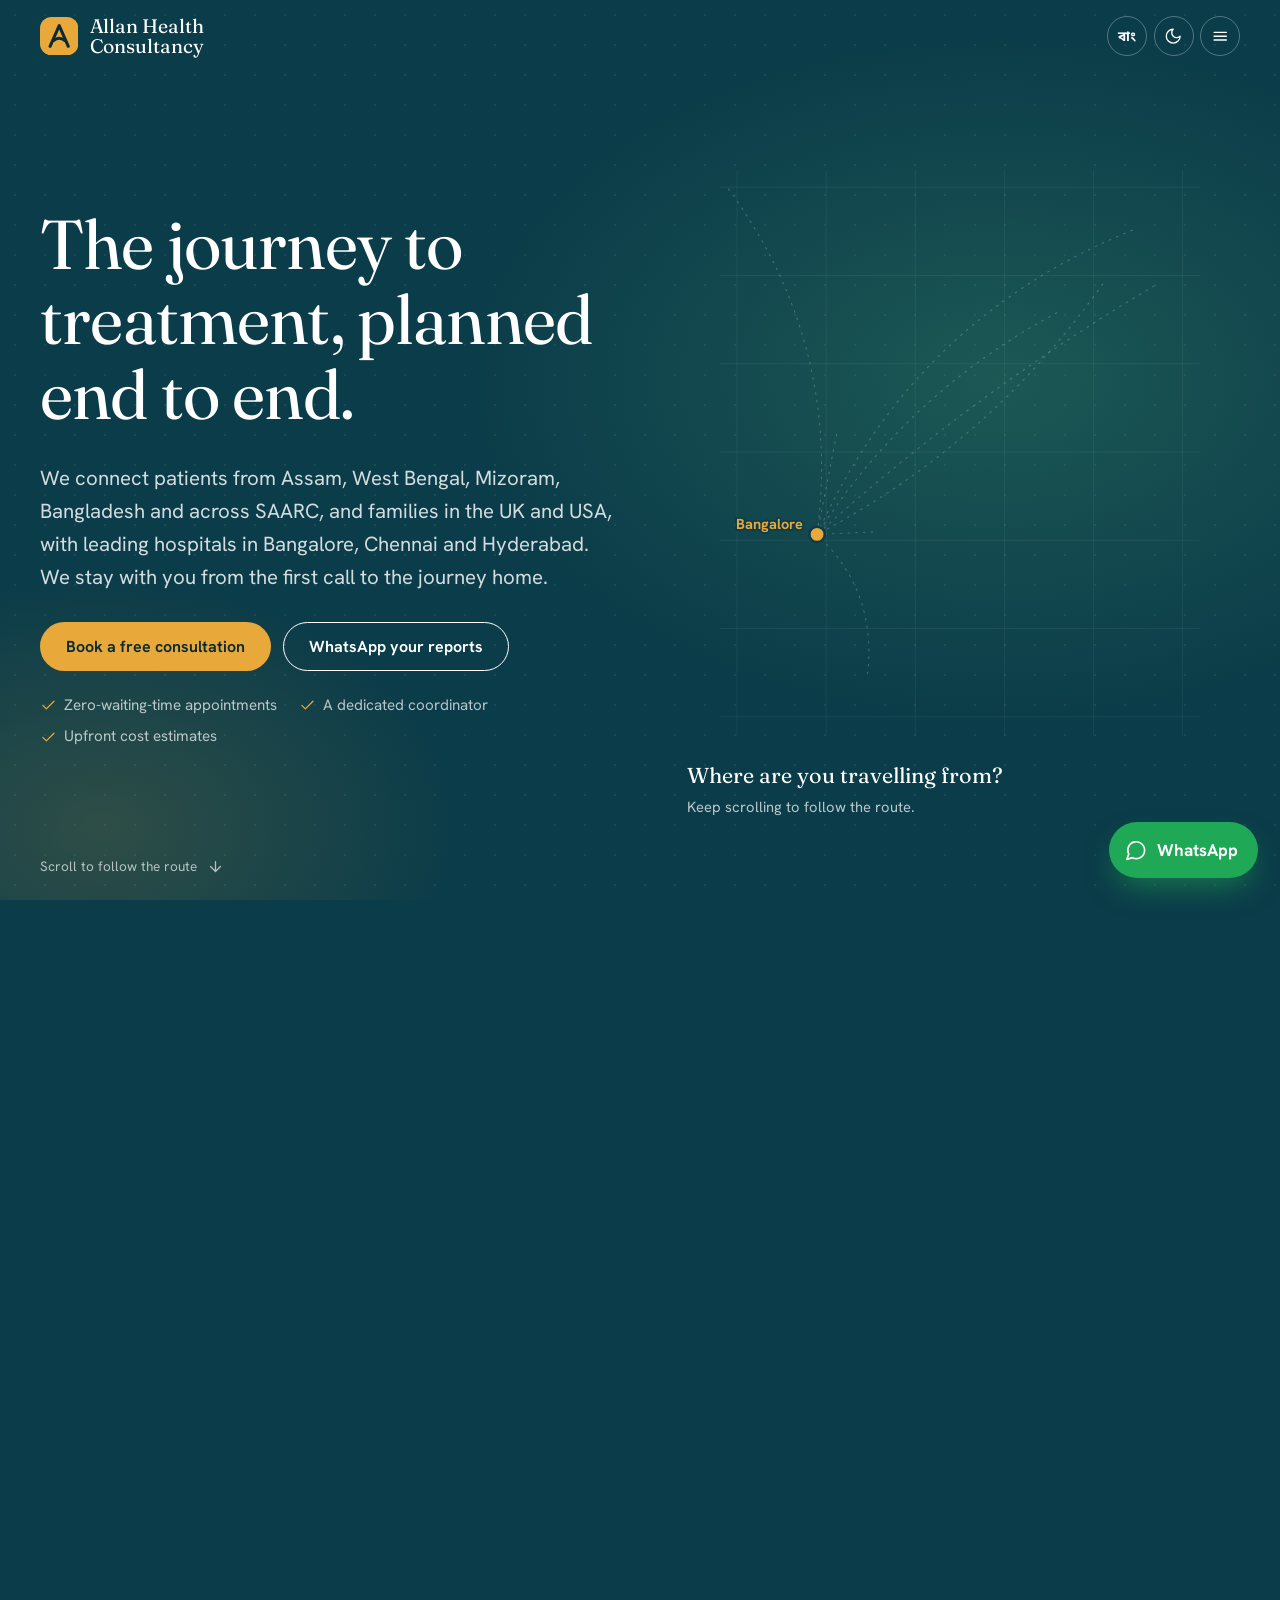
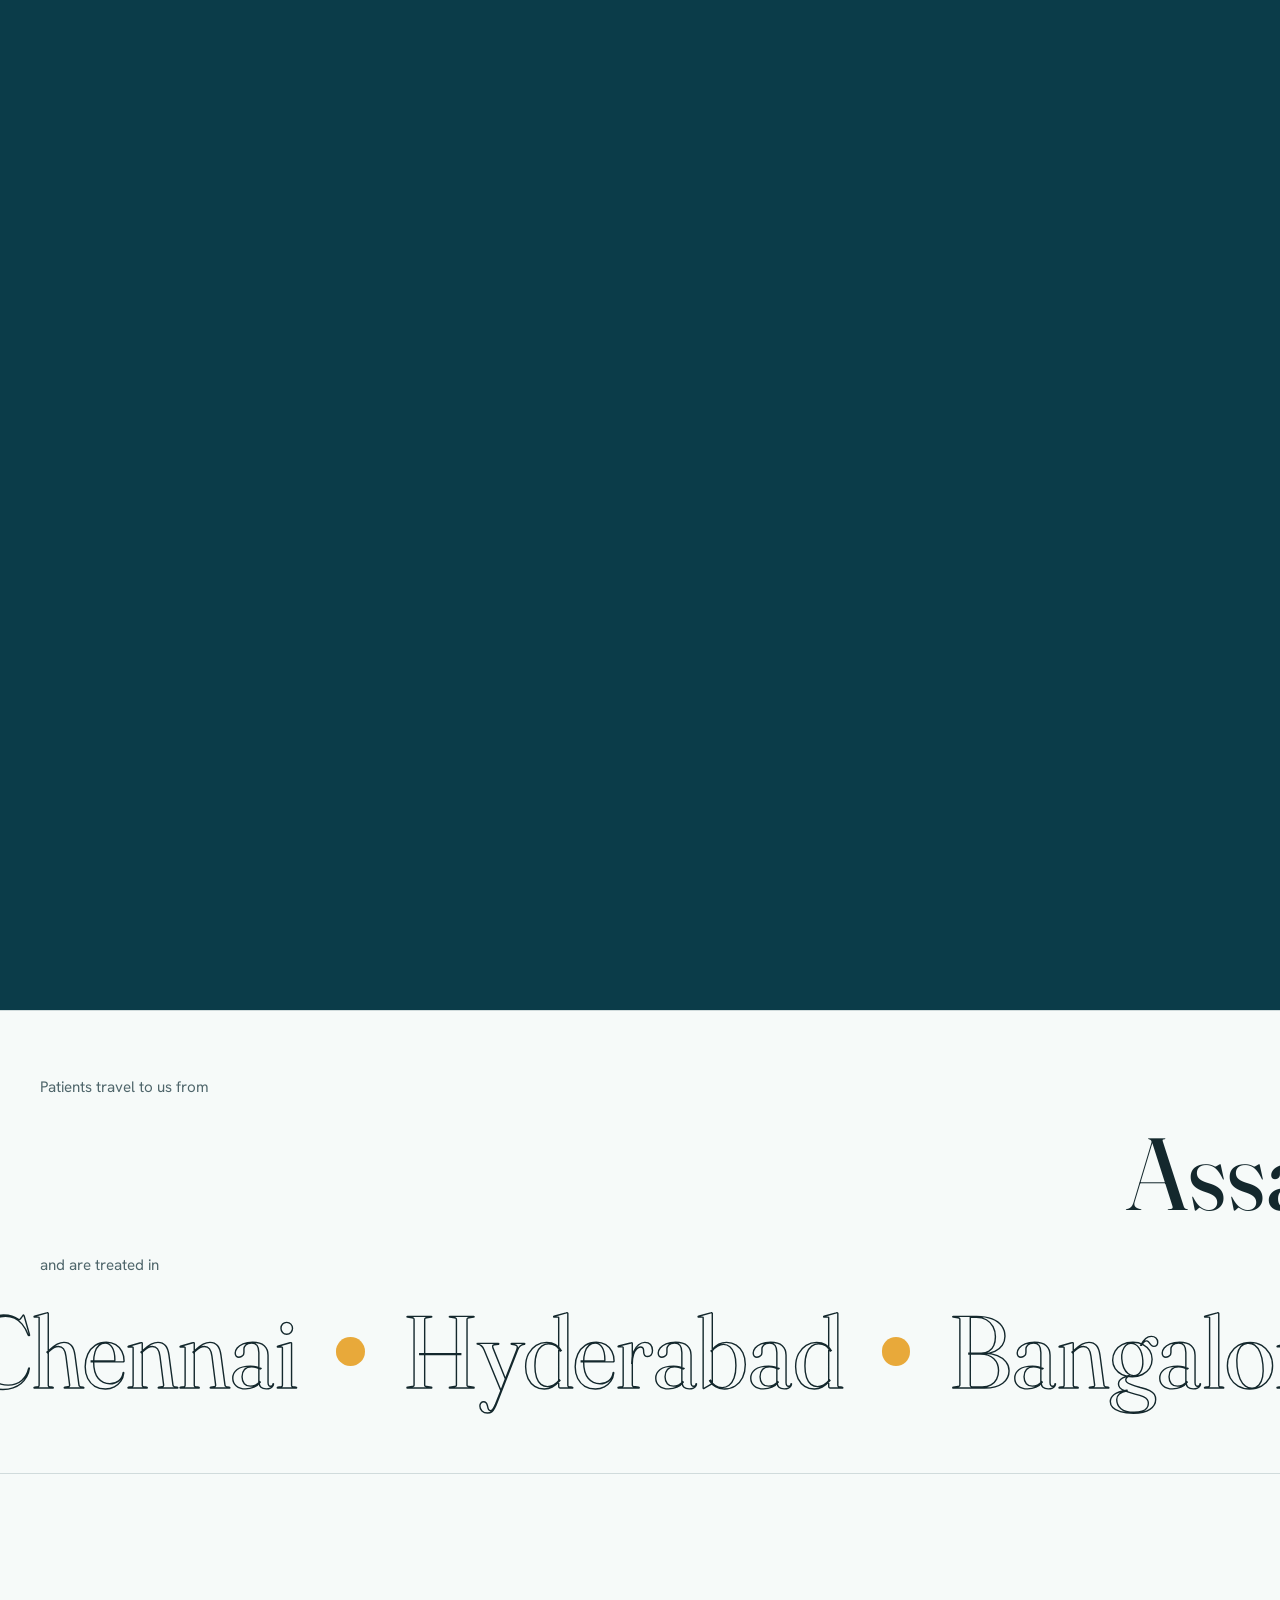
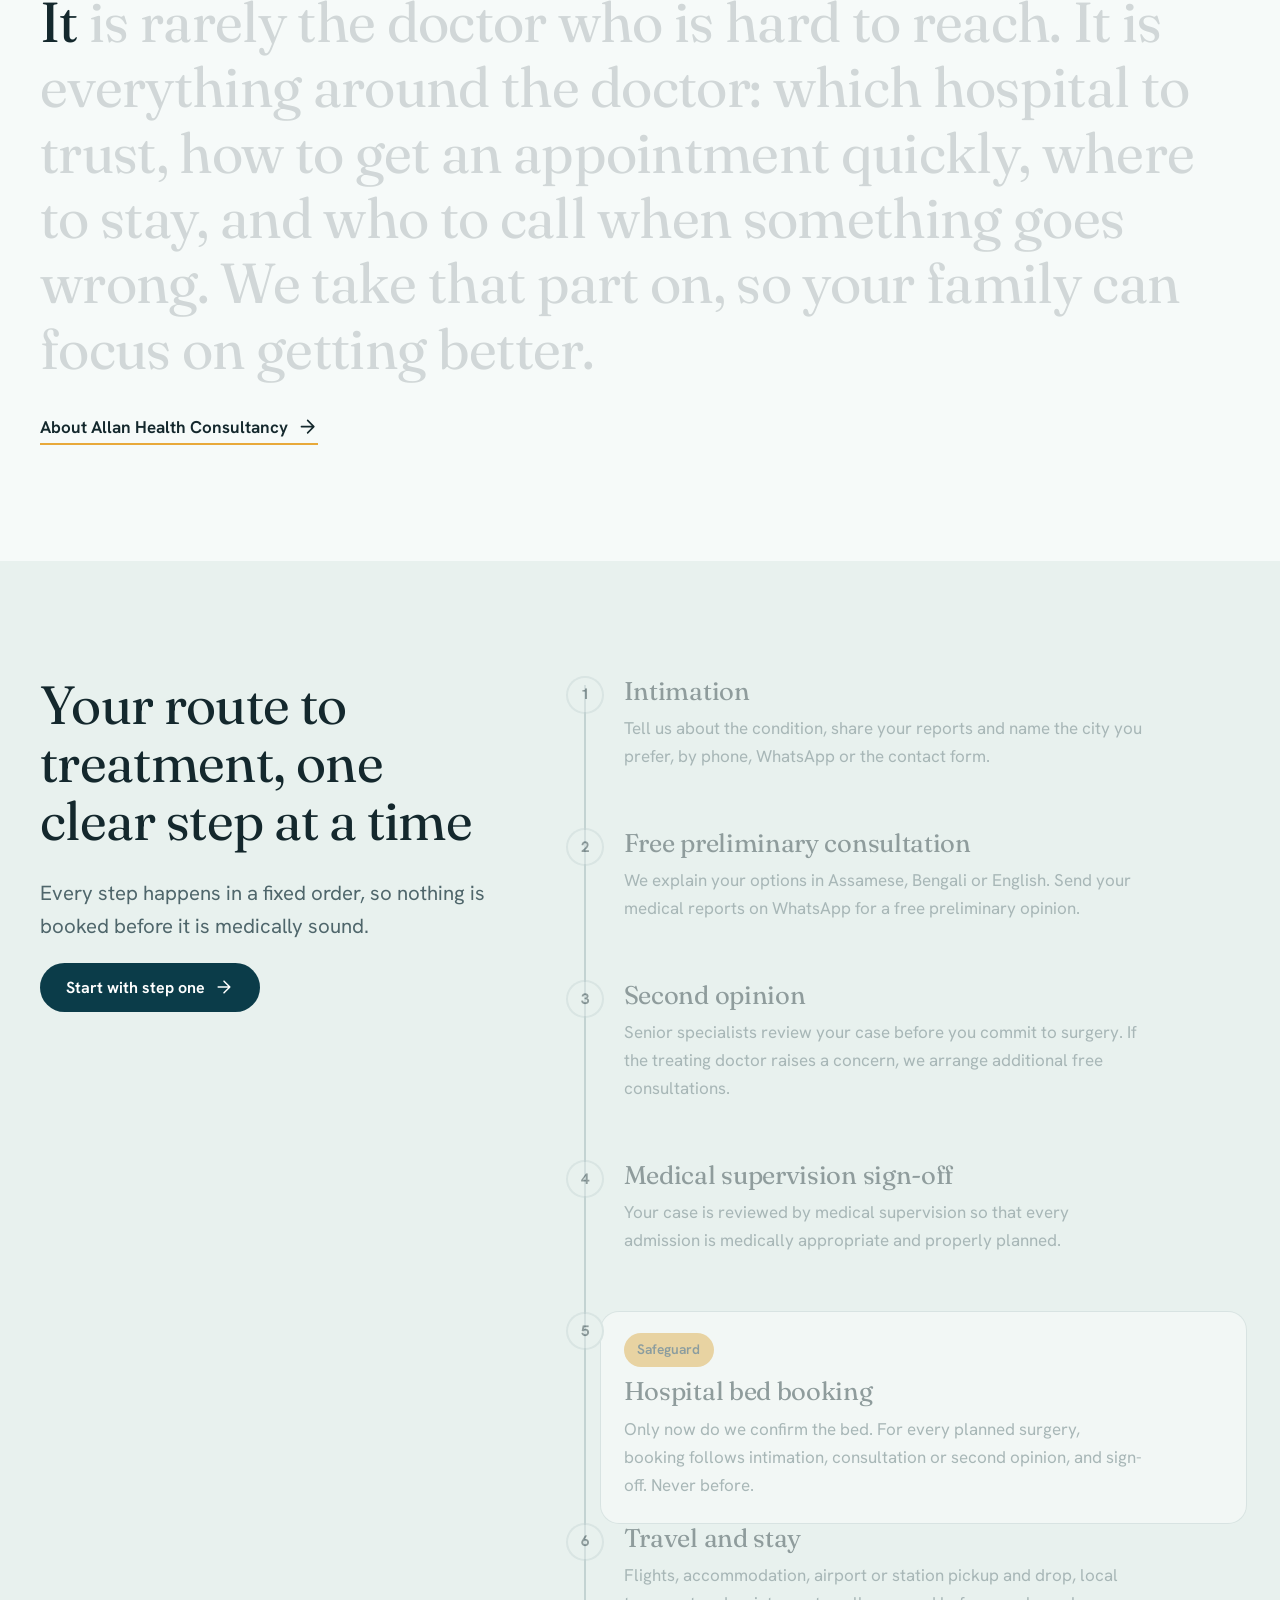
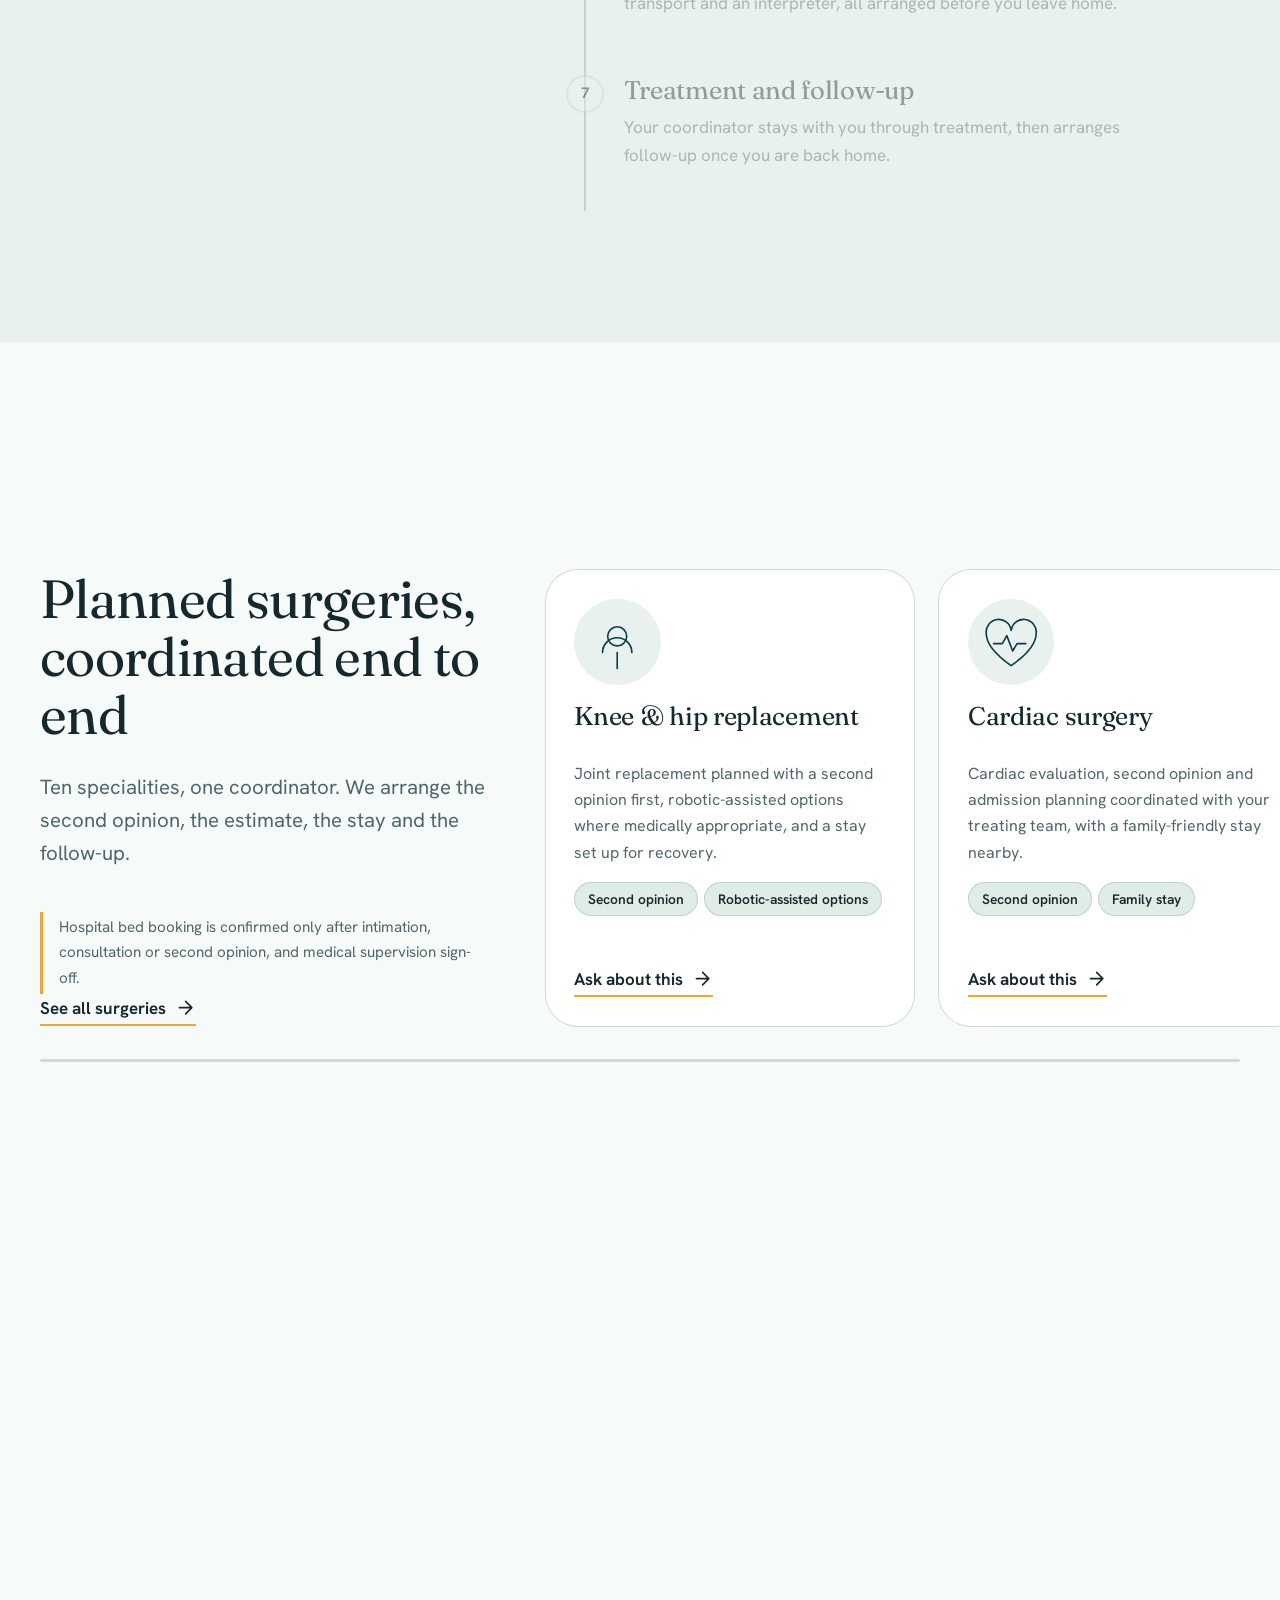
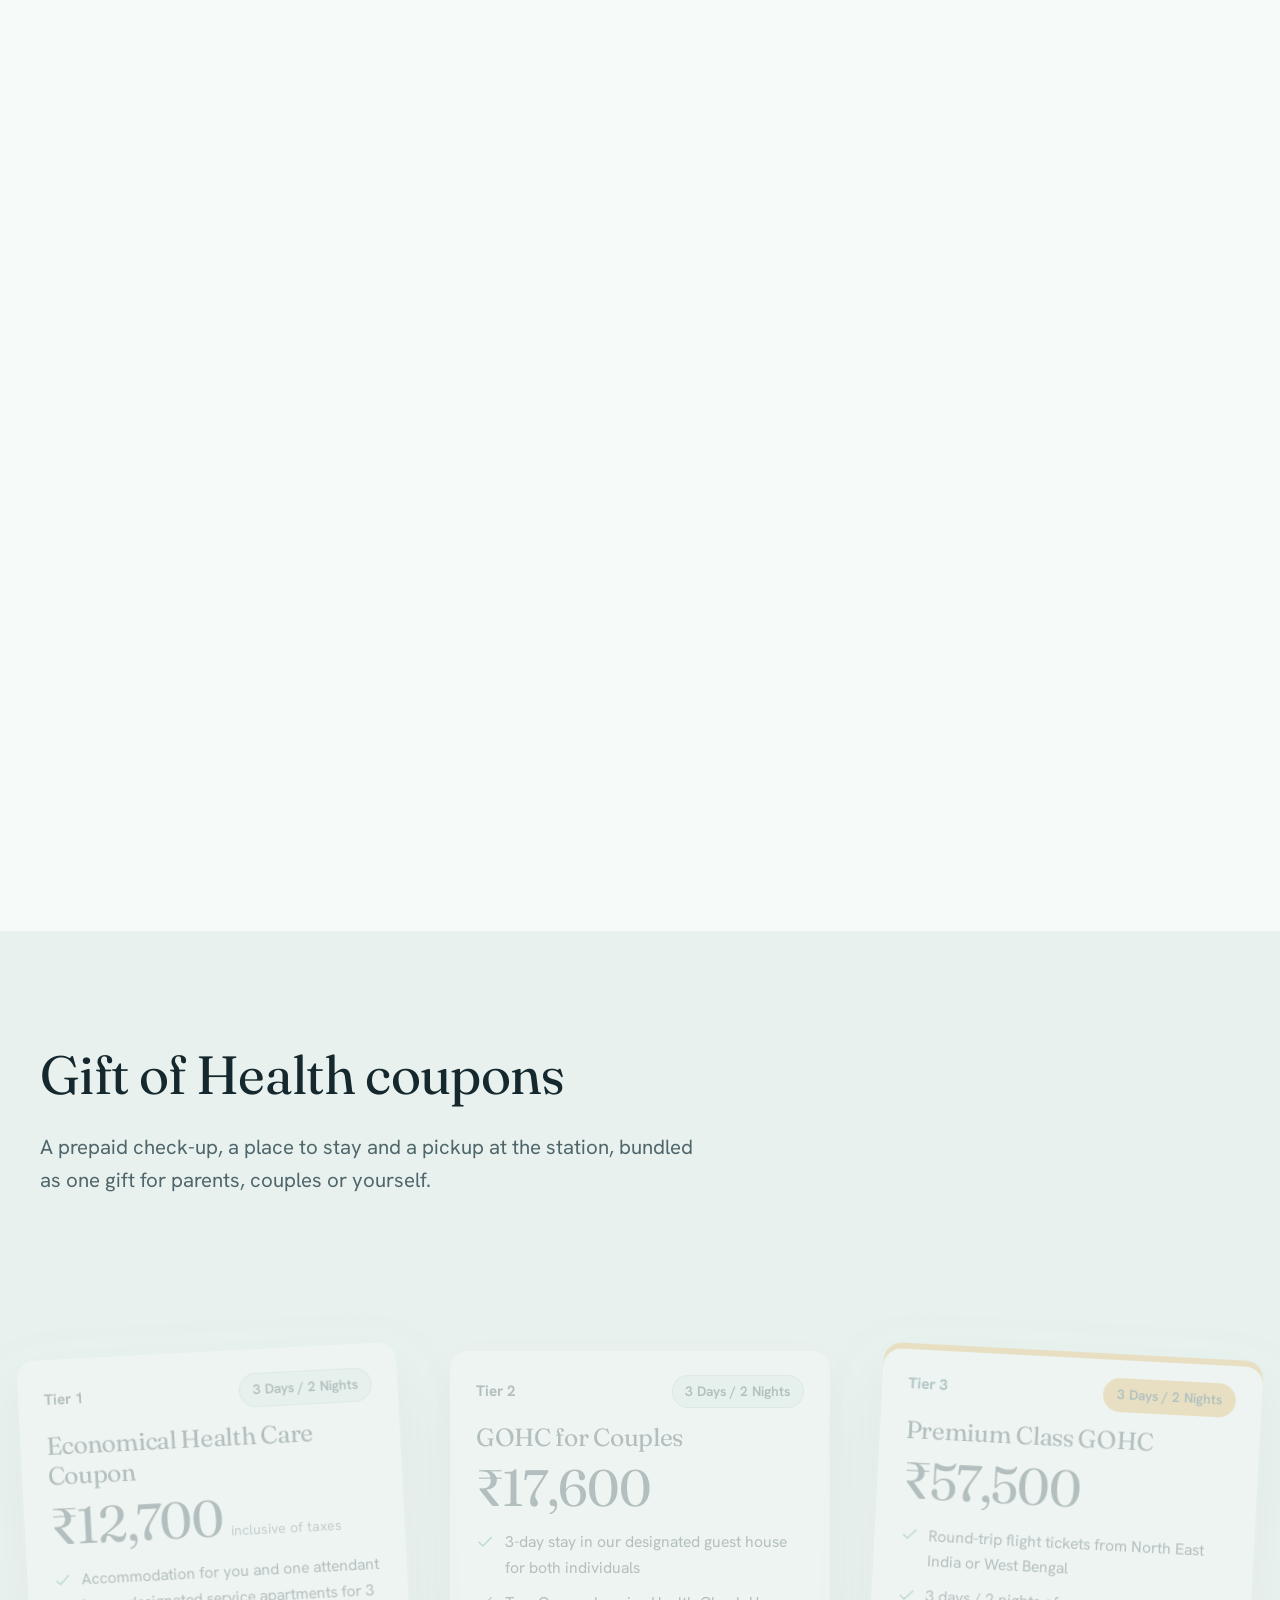
<file: index.html>
<!doctype html><html lang="en"><head><meta charset="utf-8">
<meta name="viewport" content="width=device-width, initial-scale=1, viewport-fit=cover">
<title>Allan Health Consultancy │ Medical Travel Support in Bangalore for Patients from Assam, Bengal, Mizoram &amp; Bangladesh</title>
<meta name="description" content="Allan Health Consultancy plans your treatment journey end to end: free consultation, second opinion, hospital coordination, stay, pickup and language support in Bangalore, Chennai and Hyderabad.">
<meta name="keywords" content="medical tourism facilitator Bangalore, patient assistance from Assam, medical travel Bangladesh to India, second opinion Bangalore, health checkup package Bangalore">
<link rel="canonical" href="https://allanhealthconsultancy.com/">
<meta property="og:type" content="website"><meta property="og:site_name" content="Allan Health Consultancy">
<meta property="og:title" content="Allan Health Consultancy │ Medical Travel Support in Bangalore for Patients from Assam, Bengal, Mizoram &amp; Bangladesh"><meta property="og:description" content="Allan Health Consultancy plans your treatment journey end to end: free consultation, second opinion, hospital coordination, stay, pickup and language support in Bangalore, Chennai and Hyderabad."><meta property="og:url" content="https://allanhealthconsultancy.com/">
<meta name="twitter:card" content="summary">
<meta name="theme-color" content="#0B3C49"><meta name="color-scheme" content="light dark">
<meta name="apple-mobile-web-app-capable" content="yes"><meta name="mobile-web-app-capable" content="yes">
<meta name="apple-mobile-web-app-title" content="Allan Health">
<link rel="icon" href="assets/img/favicon.svg" type="image/svg+xml">
<link rel="apple-touch-icon" href="assets/img/icon-192.png">
<link rel="manifest" href="manifest.webmanifest">
<link rel="preconnect" href="https://fonts.googleapis.com"><link rel="preconnect" href="https://fonts.gstatic.com" crossorigin>
<link rel="stylesheet" href="https://fonts.googleapis.com/css2?family=Fraunces:opsz,wght@9..144,300..700&family=Hanken+Grotesk:wght@400;500;600;700&family=Noto+Sans+Bengali:wght@400;600&family=Noto+Serif+Bengali:wght@400;600&display=swap">
<link rel="stylesheet" href="assets/css/styles.css">
<script type="application/ld+json">{"@context": "https://schema.org", "@type": "MedicalBusiness", "name": "Allan Health Consultancy", "alternateName": "Allan Hospitality & Health Care Service", "url": "https://allanhealthconsultancy.com", "telephone": "+91 88676 07294", "email": "support@allanhealthconsultancy.com", "address": {"@type": "PostalAddress", "streetAddress": "#2124/A, 15th Main, 6th Cross, Kodihalli, Leela Palace Road", "addressLocality": "Bengaluru", "addressRegion": "Karnataka", "postalCode": "560008", "addressCountry": "IN"}, "openingHours": "Mo-Sa 09:00-19:00", "areaServed": ["Assam", "West Bengal", "Mizoram", "Bangladesh", "Sri Lanka", "SAARC countries", "United Kingdom", "United States"], "description": "Medical facilitation and patient-support company connecting patients with hospitals in Bangalore, Chennai and Hyderabad."}</script></head><body data-pwa="on"><a class="skip" href="#main">Skip to content</a><div class="progress" aria-hidden="true"></div><header class="hdr" id="top"><div class="wrap hdr-in">
<a class="brand" href="index.html" aria-label="Allan Health Consultancy, home"><svg class="brand-mark" viewBox="0 0 40 40" aria-hidden="true"><rect width="40" height="40" rx="12" fill="#E8A93A"/><path d="M10.5 30.5 20 9l9.5 21.5" fill="none" stroke="#0B2A33" stroke-width="3.2" stroke-linecap="round" stroke-linejoin="round"/><path d="M14.2 24.5q5.8-4.6 11.6 0" fill="none" stroke="#0B2A33" stroke-width="3" stroke-linecap="round"/></svg><span class="brand-name">Allan Health<br>Consultancy<small>Allan Hospitality &amp; Health Care Service</small></span></a>
<nav class="nav" aria-label="Primary">
<a href="about-us.html" data-nav="about-us" data-i18n="nav.about">About Us</a>
<div class="nav-item"><a href="services.html" data-nav="services" data-i18n="nav.services">Services</a><button type="button" aria-label="Show services menu" aria-haspopup="true"><svg class="i" aria-hidden="true"><use href="#i-chevron"/></svg></button>
<div class="dd"><div><h4>Core services</h4>
<a href="services.html#free-consultation">Free Consultation</a><a href="services.html#second-opinion">Second Opinion Consultation</a><a href="health-packages.html">Health Check-Up Packages</a><a href="services.html#travel-stay">Travel, Visa &amp; Accommodation Assistance</a></div>
<div><h4>Planned surgeries</h4><div class="dd-sub"><a href="services.html#surg-knee-hip">Knee & hip replacement</a><a href="services.html#surg-cardiac">Cardiac surgery</a><a href="services.html#surg-ivf">IVF & infertility treatment</a><a href="services.html#surg-gynecology">Gynecology & women's health</a><a href="services.html#surg-oncology">Cancer treatment (oncology)</a><a href="services.html#surg-neuro-spine">Neuro & spine surgery</a><a href="services.html#surg-urology">Urology</a><a href="services.html#surg-laparoscopic">Laparoscopic & general surgery</a><a href="services.html#surg-bariatric">Bariatric surgery</a><a href="services.html#surg-transplant">Organ transplant</a></div></div></div></div>
<a href="health-packages.html" data-nav="health-packages" data-i18n="nav.packages">Health Packages</a><a href="gift-of-health-coupons.html" data-nav="gift-of-health-coupons" data-i18n="nav.gift">Gift Coupons</a><a href="hospitals.html" data-nav="hospitals" data-i18n="nav.hospitals">Hospitals</a><a href="blog.html" data-nav="blog" data-i18n="nav.blog">Blog</a><a href="faqs.html" data-nav="faqs" data-i18n="nav.faqs">FAQs</a>
</nav>
<div class="hdr-tools">
<button type="button" class="tool" data-lang-btn aria-label="বাংলায় দেখুন">বাং</button>
<button type="button" class="tool theme" data-theme-btn aria-label="Switch light or dark theme"><svg class="i" aria-hidden="true"><use href="#i-moon"/></svg></button>
<a class="btn btn-primary btn-cta" href="contact-us.html" data-i18n="cta.book">Book a free consultation</a>
<button type="button" class="tool burger" aria-label="Menu" aria-expanded="false" aria-controls="menu"><svg class="i" aria-hidden="true"><use href="#i-menu"/></svg></button>
</div></div></header><div class="menu" id="menu"><nav aria-label="Mobile"><a style="--i:0" href="index.html" data-nav="index" data-i18n="nav.home">Home</a><a style="--i:1" href="about-us.html" data-nav="about-us" data-i18n="nav.about">About Us</a><a style="--i:2" href="services.html" data-nav="services" data-i18n="nav.services">Services</a><a class="sub" style="--i:3" href="services.html#free-consultation">Free Consultation</a><a class="sub" style="--i:4" href="services.html#second-opinion">Second Opinion Consultation</a><a class="sub" style="--i:5" href="health-packages.html">Health Check-Up Packages</a><a class="sub" style="--i:6" href="services.html#travel-stay">Travel, Visa &amp; Accommodation Assistance</a><a class="sub" style="--i:7" href="services.html#surgeries">Planned Surgeries</a><a style="--i:8" href="health-packages.html" data-nav="health-packages" data-i18n="nav.packages">Health Packages</a><a style="--i:9" href="gift-of-health-coupons.html" data-nav="gift-of-health-coupons" data-i18n="nav.gift">Gift of Health Coupons</a><a style="--i:10" href="hospitals.html" data-nav="hospitals" data-i18n="nav.hospitals">Hospitals We Work With</a><a style="--i:11" href="blog.html" data-nav="blog" data-i18n="nav.blog">Blog</a><a style="--i:12" href="faqs.html" data-nav="faqs" data-i18n="nav.faqs">FAQs</a><a style="--i:13" href="contact-us.html" data-nav="contact-us" data-i18n="nav.contact">Contact Us</a></nav><div class="btn-row"><a class="btn btn-primary" href="contact-us.html" data-i18n="cta.book">Book a free consultation</a><a class="btn btn-line" href="https://wa.me/918867607294?text=Hello%20Allan%20Health%20Consultancy%2C%20I%20would%20like%20to%20know%20more." target="_blank" rel="noopener"><svg class="i" aria-hidden="true"><use href="#i-chat"/></svg> WhatsApp</a></div></div><main id="main">
<section class="hero-track" data-hero aria-label="Introduction">
 <div class="hero-stage on-deep">
  <div class="hero-bg" aria-hidden="true"></div>
  <div class="wrap hero-grid">
   <div class="hero-copy">
    <h1 data-i18n="hero.h1">The journey to treatment, planned end to end.</h1>
    <p class="lead" data-i18n="hero.sub">We connect patients from Assam, West Bengal, Mizoram, Bangladesh and across SAARC, and families in the UK and USA, with leading hospitals in Bangalore, Chennai and Hyderabad. We stay with you from the first call to the journey home.</p>
    <div class="btn-row"><a class="btn btn-primary" href="contact-us.html" data-i18n="cta.book">Book a free consultation</a><a class="btn btn-line" href="https://wa.me/918867607294?text=Hello%20Allan%20Health%20Consultancy%2C%20I%20would%20like%20to%20know%20more." target="_blank" rel="noopener" data-i18n="cta.wa">WhatsApp your reports</a></div>
    <p class="hero-note"><span><svg class="i" aria-hidden="true"><use href="#i-check"/></svg>Zero-waiting-time appointments</span><span><svg class="i" aria-hidden="true"><use href="#i-check"/></svg>A dedicated coordinator</span><span><svg class="i" aria-hidden="true"><use href="#i-check"/></svg>Upfront cost estimates</span></p>
   </div>
   <figure class="hero-map"><svg id="routeMap" viewBox="0 0 600 700" role="img" aria-label="Illustrative route map showing patients travelling from Assam, Mizoram, Bangladesh, West Bengal, Sri Lanka, the UK and USA to Bangalore"></svg>
    <figcaption class="hero-cap" aria-live="off"><b data-cap>Where are you travelling from?</b><span data-cap2>Keep scrolling to follow the route.</span></figcaption></figure>
  </div>
  <div class="scroll-cue" aria-hidden="true"><span>Scroll to follow the route</span><svg class="i" aria-hidden="true"><use href="#i-down"/></svg></div>
 </div>
</section>

<section class="mq" aria-label="Where our patients travel from and to">
 <div class="wrap"><span class="mq-label">Patients travel to us from</span></div>
 <div class="mq-row" data-mq="l" aria-hidden="true"><span>Assam</span><span>West Bengal</span><span>Mizoram</span><span>Bangladesh</span><span>Sri Lanka</span><span>SAARC</span><span>UK &amp; USA</span><span>Assam</span><span>West Bengal</span><span>Mizoram</span></div>
 <div class="wrap" style="margin-top:1.4rem"><span class="mq-label">and are treated in</span></div>
 <div class="mq-row out" data-mq="r" aria-hidden="true"><span>Bangalore</span><span>Chennai</span><span>Hyderabad</span><span>Bangalore</span><span>Chennai</span><span>Hyderabad</span><span>Bangalore</span><span>Chennai</span><span>Hyderabad</span></div>
</section>

<section class="sec"><div class="wrap">
 <p class="statement" data-fill>It is rarely the doctor who is hard to reach. It is everything around the doctor: which hospital to trust, how to get an appointment quickly, where to stay, and who to call when something goes wrong. We take that part on, so your family can focus on getting better.</p>
 <a class="link-arrow" href="about-us.html">About Allan Health Consultancy <svg class="i" aria-hidden="true"><use href="#i-arrow"/></svg></a>
</div></section>

<section class="sec sec-alt"><div class="wrap split">
 <div class="sticky-side"><h2 data-split>Your route to treatment, one clear step at a time</h2>
  <p class="lead">Every step happens in a fixed order, so nothing is booked before it is medically sound.</p>
  <a class="btn btn-dark" href="contact-us.html">Start with step one <svg class="i" aria-hidden="true"><use href="#i-arrow"/></svg></a></div>
 <div class="tl"><div class="tl-list"><span class="tl-line" aria-hidden="true"><i></i></span><ol style="list-style:none;margin:0;padding:0"><li class="tl-step"><span class="n">1</span><h3>Intimation</h3><p>Tell us about the condition, share your reports and name the city you prefer, by phone, WhatsApp or the contact form.</p></li><li class="tl-step"><span class="n">2</span><h3>Free preliminary consultation</h3><p>We explain your options in Assamese, Bengali or English. Send your medical reports on WhatsApp for a free preliminary opinion.</p></li><li class="tl-step"><span class="n">3</span><h3>Second opinion</h3><p>Senior specialists review your case before you commit to surgery. If the treating doctor raises a concern, we arrange additional free consultations.</p></li><li class="tl-step"><span class="n">4</span><h3>Medical supervision sign-off</h3><p>Your case is reviewed by medical supervision so that every admission is medically appropriate and properly planned.</p></li><li class="tl-step key"><span class="n">5</span><span class="chip chip-gold">Safeguard</span><h3>Hospital bed booking</h3><p>Only now do we confirm the bed. For every planned surgery, booking follows intimation, consultation or second opinion, and sign-off. Never before.</p></li><li class="tl-step"><span class="n">6</span><h3>Travel and stay</h3><p>Flights, accommodation, airport or station pickup and drop, local transport and an interpreter, all arranged before you leave home.</p></li><li class="tl-step"><span class="n">7</span><h3>Treatment and follow-up</h3><p>Your coordinator stays with you through treatment, then arranges follow-up once you are back home.</p></li></ol></div></div>
</div></section>

<section class="hs" aria-label="Planned surgeries" id="surgeries-rail">
 <div class="hs-stage"><div class="hs-rail">
  <div class="hs-intro"><h2 data-split>Planned surgeries, coordinated end to end</h2>
   <p class="lead">Ten specialities, one coordinator. We arrange the second opinion, the estimate, the stay and the follow-up.</p>
   <p class="note">Hospital bed booking is confirmed only after intimation, consultation or second opinion, and medical supervision sign-off.</p>
   <a class="link-arrow" href="services.html#surgeries" style="align-self:flex-start">See all surgeries <svg class="i" aria-hidden="true"><use href="#i-arrow"/></svg></a></div>
  <article class="hs-card"><span class="emb"><svg viewBox="0 0 96 96" aria-hidden="true"><circle cx="48" cy="40" r="13"/><path d="M28 62a20 20 0 0 1 40 0"/><path d="M48 62v22"/></svg></span><h3>Knee &amp; hip replacement</h3><p>Joint replacement planned with a second opinion first, robotic-assisted options where medically appropriate, and a stay set up for recovery.</p><div class="tags"><span class="chip">Second opinion</span><span class="chip">Robotic-assisted options</span></div><a class="link-arrow" href="services.html#surg-knee-hip">Ask about this <svg class="i" aria-hidden="true"><use href="#i-arrow"/></svg></a></article><article class="hs-card"><span class="emb"><svg viewBox="0 0 96 96" aria-hidden="true"><path d="M48 80C24 63 14 49 14 36a17 17 0 0 1 34-4 17 17 0 0 1 34 4c0 13-10 27-34 44z"/><path d="M24 50h12l6-11 8 21 6-10h12"/></svg></span><h3>Cardiac surgery</h3><p>Cardiac evaluation, second opinion and admission planning coordinated with your treating team, with a family-friendly stay nearby.</p><div class="tags"><span class="chip">Second opinion</span><span class="chip">Family stay</span></div><a class="link-arrow" href="services.html#surg-cardiac">Ask about this <svg class="i" aria-hidden="true"><use href="#i-arrow"/></svg></a></article><article class="hs-card"><span class="emb"><svg viewBox="0 0 96 96" aria-hidden="true"><circle cx="48" cy="48" r="8"/><ellipse cx="48" cy="48" rx="31" ry="14" transform="rotate(-30 48 48)"/><circle cx="73" cy="29" r="3.5"/></svg></span><h3>IVF &amp; infertility treatment</h3><p>Consultations and treatment cycles scheduled around your travel, with a coordinator who helps you plan calm, unhurried visits.</p><div class="tags"><span class="chip">Consultation</span><span class="chip">Stay planning</span></div><a class="link-arrow" href="services.html#surg-ivf">Ask about this <svg class="i" aria-hidden="true"><use href="#i-arrow"/></svg></a></article><article class="hs-card"><span class="emb"><svg viewBox="0 0 96 96" aria-hidden="true"><path d="M48 20c10 12 10 34 0 48-10-14-10-36 0-48z"/><path d="M48 68C31 66 19 54 17 40c14 0 25 9 31 28z"/><path d="M48 68c17-2 29-14 31-28-14 0-25 9-31 28z"/></svg></span><h3>Gynecology &amp; women's health</h3><p>Consultations and planned procedures with women's health specialists, arranged with privacy and language support.</p><div class="tags"><span class="chip">Consultation</span><span class="chip">Language support</span></div><a class="link-arrow" href="services.html#surg-gynecology">Ask about this <svg class="i" aria-hidden="true"><use href="#i-arrow"/></svg></a></article><article class="hs-card"><span class="emb"><svg viewBox="0 0 96 96" aria-hidden="true"><circle cx="48" cy="48" r="30"/><circle cx="48" cy="48" r="17"/><circle cx="48" cy="48" r="4"/><path d="M48 10v13M48 73v13M10 48h13M73 48h13"/></svg></span><h3>Cancer treatment (oncology)</h3><p>Second opinions from senior specialists before you begin, plus help connecting with hospital charitable schemes where available.</p><div class="tags"><span class="chip">Second opinion</span><span class="chip">Assistance track</span></div><a class="link-arrow" href="services.html#surg-oncology">Ask about this <svg class="i" aria-hidden="true"><use href="#i-arrow"/></svg></a></article><article class="hs-card"><span class="emb"><svg viewBox="0 0 96 96" aria-hidden="true"><rect x="29" y="12" width="38" height="15" rx="7.5"/><rect x="34" y="31" width="28" height="15" rx="7.5"/><rect x="34" y="50" width="28" height="15" rx="7.5"/><rect x="29" y="69" width="38" height="15" rx="7.5"/></svg></span><h3>Neuro &amp; spine surgery</h3><p>Specialist second opinion before you commit, with robotic-assisted options where medically appropriate.</p><div class="tags"><span class="chip">Second opinion</span><span class="chip">Robotic-assisted options</span></div><a class="link-arrow" href="services.html#surg-neuro-spine">Ask about this <svg class="i" aria-hidden="true"><use href="#i-arrow"/></svg></a></article><article class="hs-card"><span class="emb"><svg viewBox="0 0 96 96" aria-hidden="true"><path d="M48 12C34 33 25 44 25 58a23 23 0 0 0 46 0C71 44 62 33 48 12z"/><path d="M37 60a11 11 0 0 0 11 11"/></svg></span><h3>Urology</h3><p>Consultations and planned procedures at partner hospitals, with quick appointments and clear cost estimates.</p><div class="tags"><span class="chip">Priority booking</span><span class="chip">Cost estimate</span></div><a class="link-arrow" href="services.html#surg-urology">Ask about this <svg class="i" aria-hidden="true"><use href="#i-arrow"/></svg></a></article><article class="hs-card"><span class="emb"><svg viewBox="0 0 96 96" aria-hidden="true"><circle cx="48" cy="48" r="32"/><circle cx="34" cy="38" r="4"/><circle cx="62" cy="38" r="4"/><circle cx="48" cy="64" r="4"/><path d="M34 38l14 26 14-26"/></svg></span><h3>Laparoscopic &amp; general surgery</h3><p>Minimally invasive and general procedures with upfront estimates and a stay planned around your recovery.</p><div class="tags"><span class="chip">Cost estimate</span><span class="chip">Recovery stay</span></div><a class="link-arrow" href="services.html#surg-laparoscopic">Ask about this <svg class="i" aria-hidden="true"><use href="#i-arrow"/></svg></a></article><article class="hs-card"><span class="emb"><svg viewBox="0 0 96 96" aria-hidden="true"><path d="M15 62a33 33 0 0 1 66 0"/><path d="M48 62l17-24"/><circle cx="48" cy="62" r="4"/><path d="M15 78h66"/></svg></span><h3>Bariatric surgery</h3><p>Evaluation and second opinion first, then a planned admission once medical supervision signs off.</p><div class="tags"><span class="chip">Second opinion</span><span class="chip">Planned admission</span></div><a class="link-arrow" href="services.html#surg-bariatric">Ask about this <svg class="i" aria-hidden="true"><use href="#i-arrow"/></svg></a></article><article class="hs-card"><span class="emb"><svg viewBox="0 0 96 96" aria-hidden="true"><path d="M71 33a26 26 0 0 0-45 7"/><path d="M26 21v19h19"/><path d="M25 63a26 26 0 0 0 45-7"/><path d="M70 75V56H51"/></svg></span><h3>Organ transplant</h3><p>Coordination across consultations, evaluations and admission, with medical supervision sign-off before any bed is booked.</p><div class="tags"><span class="chip">Sign-off first</span><span class="chip">Coordinator</span></div><a class="link-arrow" href="services.html#surg-transplant">Ask about this <svg class="i" aria-hidden="true"><use href="#i-arrow"/></svg></a></article>
 </div><div class="hs-bar" aria-hidden="true"><i></i></div></div>
</section>

<section class="sec sec-alt"><div class="wrap">
 <div class="sec-head"><h2 data-split>Gift of Health coupons</h2>
  <p class="lead">A prepaid check-up, a place to stay and a pickup at the station, bundled as one gift for parents, couples or yourself.</p></div>
 <div class="passes"><div class="pass-w" data-scrub style="--rot:-3deg"><article class="pass"><div class="pass-top"><span class="pass-tier">Tier 1</span><span class="chip">3 Days / 2 Nights</span></div><div class="pass-body"><h3>Economical Health Care Coupon</h3><div class="price">₹12,700<small>inclusive of taxes</small></div><ul class="pass-list"><li><svg class="i" aria-hidden="true"><use href="#i-check"/></svg><span>Accommodation for you and one attendant in our designated service apartments for 3 days</span></li><li><svg class="i" aria-hidden="true"><use href="#i-check"/></svg><span>Airport / railway station pickup &amp; drop for a hassle-free arrival</span></li><li><svg class="i" aria-hidden="true"><use href="#i-check"/></svg><span>One Comprehensive Health Check-Up Program at a partner hospital in Bangalore</span></li><li><svg class="i" aria-hidden="true"><use href="#i-check"/></svg><span>Appointment scheduling assistance, zero waiting time</span></li><li><svg class="i" aria-hidden="true"><use href="#i-check"/></svg><span>Dedicated coordinator support throughout your visit</span></li></ul><p class="best">Best for individuals seeking a preventive full-body check-up with essential screenings, without a large travel budget.</p></div><div class="pass-stub"><a class="btn btn-primary" href="contact-us.html">Book this coupon</a><a class="btn btn-line" href="https://wa.me/918867607294?text=Hello%2C%20I%27d%20like%20to%20enquire%20about%20the%20Economical%20Health%20Care%20Coupon%20%28%E2%82%B912%2C700%29." target="_blank" rel="noopener">Enquire on WhatsApp</a></div></article></div><div class="pass-w" data-scrub style="--rot:0deg"><article class="pass"><div class="pass-top"><span class="pass-tier">Tier 2</span><span class="chip">3 Days / 2 Nights</span></div><div class="pass-body"><h3>GOHC for Couples</h3><div class="price">₹17,600<small></small></div><ul class="pass-list"><li><svg class="i" aria-hidden="true"><use href="#i-check"/></svg><span>3-day stay in our designated guest house for both individuals</span></li><li><svg class="i" aria-hidden="true"><use href="#i-check"/></svg><span>Two Comprehensive Health Check-Up Programs (one per person)</span></li><li><svg class="i" aria-hidden="true"><use href="#i-check"/></svg><span>Local transport for hospital visits included</span></li><li><svg class="i" aria-hidden="true"><use href="#i-check"/></svg><span>An ideal opportunity for couples to prioritise health together</span></li><li><svg class="i" aria-hidden="true"><use href="#i-check"/></svg><span>Personalised coordinator to manage both appointments in parallel</span></li></ul><p class="best">Best for couples and senior parents who want to check up together and support each other through the process.</p></div><div class="pass-stub"><a class="btn btn-primary" href="contact-us.html">Book this coupon</a><a class="btn btn-line" href="https://wa.me/918867607294?text=Hello%2C%20I%27d%20like%20to%20enquire%20about%20the%20GOHC%20for%20Couples%20%28%E2%82%B917%2C600%29." target="_blank" rel="noopener">Enquire on WhatsApp</a></div></article></div><div class="pass-w" data-scrub style="--rot:3deg"><article class="pass premium"><div class="pass-top"><span class="pass-tier">Tier 3</span><span class="chip chip-gold">3 Days / 2 Nights</span></div><div class="pass-body"><h3>Premium Class GOHC</h3><div class="price">₹57,500<small></small></div><ul class="pass-list"><li><svg class="i" aria-hidden="true"><use href="#i-check"/></svg><span>Round-trip flight tickets from North East India or West Bengal</span></li><li><svg class="i" aria-hidden="true"><use href="#i-check"/></svg><span>3 days / 2 nights of executive-class accommodation</span></li><li><svg class="i" aria-hidden="true"><use href="#i-check"/></svg><span>Two Comprehensive Health Check-Up Programs with personalised expert consultations</span></li><li><svg class="i" aria-hidden="true"><use href="#i-check"/></svg><span>Exclusive access to wellness services &amp; amenities</span></li><li><svg class="i" aria-hidden="true"><use href="#i-check"/></svg><span>Vegetarian meals throughout your stay (non-vegetarian on request)</span></li><li><svg class="i" aria-hidden="true"><use href="#i-check"/></svg><span>Priority appointment scheduling at premium partner hospitals</span></li></ul><p class="best">Best for families who want a fully managed, door-to-door premium healthcare and wellness experience.</p><p class="note">Book Premium Class GOHC at least 15 days in advance so flights and hospital slots can be coordinated.</p></div><div class="pass-stub"><a class="btn btn-primary" href="contact-us.html">Book this coupon</a><a class="btn btn-line" href="https://wa.me/918867607294?text=Hello%2C%20I%27d%20like%20to%20enquire%20about%20the%20Premium%20Class%20GOHC%20%28%E2%82%B957%2C500%29." target="_blank" rel="noopener">Enquire on WhatsApp</a></div></article></div></div>
 <p style="margin-top:2.4rem"><a class="link-arrow" href="gift-of-health-coupons.html">How the coupons work <svg class="i" aria-hidden="true"><use href="#i-arrow"/></svg></a></p>
</div></section>

<section class="sec"><div class="wrap grid-2" style="align-items:center">
 <div><h2 data-split>Spoken in your language</h2>
  <p class="lead">Interpreter and language support in Assamese and Bengali (Bangla) means nothing is lost in translation, medically or otherwise.</p>
  <ul class="checks"><li><svg class="i" aria-hidden="true"><use href="#i-check"/></svg><span>Your coordinator explains every consultation in your language</span></li><li><svg class="i" aria-hidden="true"><use href="#i-check"/></svg><span>Estimates and plans shared in plain words, with no hidden charges</span></li><li><svg class="i" aria-hidden="true"><use href="#i-check"/></svg><span>Regional language support on the phone and at the hospital</span></li></ul></div>
 <div class="bubs" aria-hidden="true">
  <div class="bub" data-scrub style="--dx:-70px" lang="as">আপোনাৰ ভাষাতে কথা পাতিম<small>Assamese</small></div>
  <div class="bub" data-scrub lang="bn">আপনার ভাষাতেই কথা বলব<small>Bengali</small></div>
  <div class="bub" data-scrub style="--dx:-70px">We will speak in your language<small>English</small></div>
 </div></div></section>

<section class="sec sec-alt"><div class="wrap">
 <div class="sec-head"><h2 data-split>Three cities, one team</h2></div>
 <div class="cities">
  <a class="city" href="hospitals.html"><span class="city-n">Bangalore</span><p>Our home city and default hospital network, with pickup and drop at the airport or railway station.</p></a>
  <a class="city" href="hospitals.html"><span class="city-n">Chennai</span><p>Partner hospital options arranged on request.</p></a>
  <a class="city" href="hospitals.html"><span class="city-n">Hyderabad</span><p>Partner hospital options arranged on request.</p></a>
 </div></div></section>

<section class="sec-tight"><div class="wrap care-band">
 <div><h3>Assistance for patients who need help paying for care</h3>
  <p class="muted" style="margin:0;max-width:62ch">We run a dedicated assistance track that helps underprivileged patients connect with hospital charitable schemes and subsidised care, wherever available.</p></div>
 <a class="btn btn-dark" href="contact-us.html">Talk to us <svg class="i" aria-hidden="true"><use href="#i-arrow"/></svg></a></div></section>
<section class="sec cta-band on-deep"><div class="wrap"><h2 data-split>One call is enough to begin.</h2><p class="lead" style="margin-inline:auto">Tell us about the condition and send your reports on WhatsApp. A coordinator will call you back within 24 hours.</p><a class="bigtel" href="tel:+918867607294">+91 88676 07294</a><div class="btn-row"><a class="btn btn-primary" href="contact-us.html" data-i18n="cta.book">Book a free consultation</a><a class="btn btn-line" href="https://wa.me/918867607294?text=Hello%20Allan%20Health%20Consultancy%2C%20I%20would%20like%20to%20know%20more." target="_blank" rel="noopener" data-i18n="cta.wa">WhatsApp your reports</a></div></div></section></main><footer class="foot"><div class="wrap"><div class="foot-grid">
<div><a class="brand" href="index.html"><svg class="brand-mark" viewBox="0 0 40 40" aria-hidden="true"><rect width="40" height="40" rx="12" fill="#E8A93A"/><path d="M10.5 30.5 20 9l9.5 21.5" fill="none" stroke="#0B2A33" stroke-width="3.2" stroke-linecap="round" stroke-linejoin="round"/><path d="M14.2 24.5q5.8-4.6 11.6 0" fill="none" stroke="#0B2A33" stroke-width="3" stroke-linecap="round"/></svg><span class="brand-name">Allan Health<br>Consultancy</span></a>
<p style="margin-top:1.2rem;max-width:34ch">Your healthcare journey partner. We coordinate treatment, travel and stay in Bangalore, Chennai and Hyderabad. We are not a hospital.</p></div>
<div><h4>Explore</h4><ul><li><a href="about-us.html">About Us</a></li><li><a href="services.html">Services</a></li><li><a href="health-packages.html">Health Packages</a></li><li><a href="gift-of-health-coupons.html">Gift of Health Coupons</a></li><li><a href="hospitals.html">Hospitals We Work With</a></li><li><a href="blog.html">Blog</a></li><li><a href="faqs.html">FAQs</a></li></ul></div>
<div><h4>Services</h4><ul><li><a href="services.html#free-consultation">Free Consultation</a></li><li><a href="services.html#second-opinion">Second Opinion</a></li><li><a href="services.html#surgeries">Planned Surgeries</a></li><li><a href="services.html#travel-stay">Travel &amp; Stay</a></li><li><a href="contact-us.html">Contact Us</a></li></ul></div>
<div><h4>Visit or call</h4><ul><li>#2124/A, 15th Main, 6th Cross, Kodihalli, Leela Palace Road, Bengaluru – 560008, Karnataka, India</li><li><a href="tel:+918867607294">+91 88676 07294</a></li><li><a href="mailto:support@allanhealthconsultancy.com">support@allanhealthconsultancy.com</a></li><li>Mon–Sat, 9:00 AM – 7:00 PM IST<br>WhatsApp emergency coordination 24/7</li></ul></div>
</div><div class="foot-note"><span>© <span data-year>2026</span> Allan Health Consultancy (Allan Hospitality &amp; Health Care Service). All rights reserved.</span><span>allanhealthconsultancy.com</span></div></div></footer><div class="actionbar" role="navigation" aria-label="Quick contact"><a href="tel:+918867607294"><svg class="i" aria-hidden="true"><use href="#i-phone"/></svg><span data-i18n="cta.call">Call</span></a><a href="https://wa.me/918867607294?text=Hello%20Allan%20Health%20Consultancy%2C%20I%20would%20like%20to%20know%20more." target="_blank" rel="noopener"><svg class="i" aria-hidden="true"><use href="#i-chat"/></svg><span>WhatsApp</span></a><a class="go" href="contact-us.html"><svg class="i" aria-hidden="true"><use href="#i-pulse"/></svg><span>Book free</span></a></div><a class="wa-float" href="https://wa.me/918867607294?text=Hello%20Allan%20Health%20Consultancy%2C%20I%20would%20like%20to%20know%20more." target="_blank" rel="noopener" aria-label="Chat on WhatsApp"><svg class="i" aria-hidden="true"><use href="#i-chat"/></svg><span>WhatsApp</span></a><svg width="0" height="0" style="position:absolute" aria-hidden="true" focusable="false"><symbol id="i-arrow" viewBox="0 0 24 24"><path d="M5 12h14M12 5l7 7-7 7"/></symbol><symbol id="i-check" viewBox="0 0 24 24"><path d="M20 6 9 17l-5-5"/></symbol><symbol id="i-phone" viewBox="0 0 24 24"><path d="M22 16.92v3a2 2 0 0 1-2.18 2 19.79 19.79 0 0 1-8.63-3.07 19.5 19.5 0 0 1-6-6 19.79 19.79 0 0 1-3.07-8.67A2 2 0 0 1 4.11 2h3a2 2 0 0 1 2 1.72c.13.96.36 1.9.7 2.81a2 2 0 0 1-.45 2.11L8.09 9.91a16 16 0 0 0 6 6l1.27-1.27a2 2 0 0 1 2.11-.45c.91.34 1.85.57 2.81.7A2 2 0 0 1 22 16.92z"/></symbol><symbol id="i-mail" viewBox="0 0 24 24"><rect x="2" y="4" width="20" height="16" rx="2"/><path d="m22 7-10 5L2 7"/></symbol><symbol id="i-pin" viewBox="0 0 24 24"><path d="M20 10c0 6-8 12-8 12S4 16 4 10a8 8 0 0 1 16 0Z"/><circle cx="12" cy="10" r="3"/></symbol><symbol id="i-clock" viewBox="0 0 24 24"><circle cx="12" cy="12" r="10"/><path d="M12 6v6l4 2"/></symbol><symbol id="i-chat" viewBox="0 0 24 24"><path d="M7.9 20A9 9 0 1 0 4 16.1L2 22Z"/></symbol><symbol id="i-shield" viewBox="0 0 24 24"><path d="M20 13c0 5-3.5 7.5-7.66 8.95a1 1 0 0 1-.67-.01C7.5 20.5 4 18 4 13V6a1 1 0 0 1 1-1c2 0 4.5-1.2 6.24-2.72a1.17 1.17 0 0 1 1.52 0C14.51 3.81 17 5 19 5a1 1 0 0 1 1 1z"/><path d="m9 12 2 2 4-4"/></symbol><symbol id="i-menu" viewBox="0 0 24 24"><path d="M4 7h16M4 12h16M4 17h16"/></symbol><symbol id="i-x" viewBox="0 0 24 24"><path d="M18 6 6 18M6 6l12 12"/></symbol><symbol id="i-plus" viewBox="0 0 24 24"><path d="M12 5v14M5 12h14"/></symbol><symbol id="i-chevron" viewBox="0 0 24 24"><path d="m6 9 6 6 6-6"/></symbol><symbol id="i-moon" viewBox="0 0 24 24"><path d="M12 3a6 6 0 0 0 9 9 9 9 0 1 1-9-9Z"/></symbol><symbol id="i-down" viewBox="0 0 24 24"><path d="M12 5v14M19 12l-7 7-7-7"/></symbol><symbol id="i-pulse" viewBox="0 0 24 24"><path d="M19 14c1.49-1.46 3-3.21 3-5.5A5.5 5.5 0 0 0 16.5 3c-1.76 0-3 .5-4.5 2-1.5-1.5-2.74-2-4.5-2A5.5 5.5 0 0 0 2 8.5c0 2.3 1.5 4.05 3 5.5l7 7Z"/><path d="M3.22 12H9.5l.5-1 2 4.5 2-7 1.5 3.5h5.27"/></symbol><symbol id="i-plane" viewBox="0 0 24 24"><path d="M22 2 11 13"/><path d="M22 2l-7 20-4-9-9-4 20-7z"/></symbol><symbol id="i-gift" viewBox="0 0 24 24"><path d="M20 12v10H4V12"/><path d="M2 7h20v5H2z"/><path d="M12 22V7"/><path d="M12 7H7.5a2.5 2.5 0 0 1 0-5C11 2 12 7 12 7z"/><path d="M12 7h4.5a2.5 2.5 0 0 0 0-5C13 2 12 7 12 7z"/></symbol></svg><script src="assets/js/main.js" defer></script></body></html>
</file>
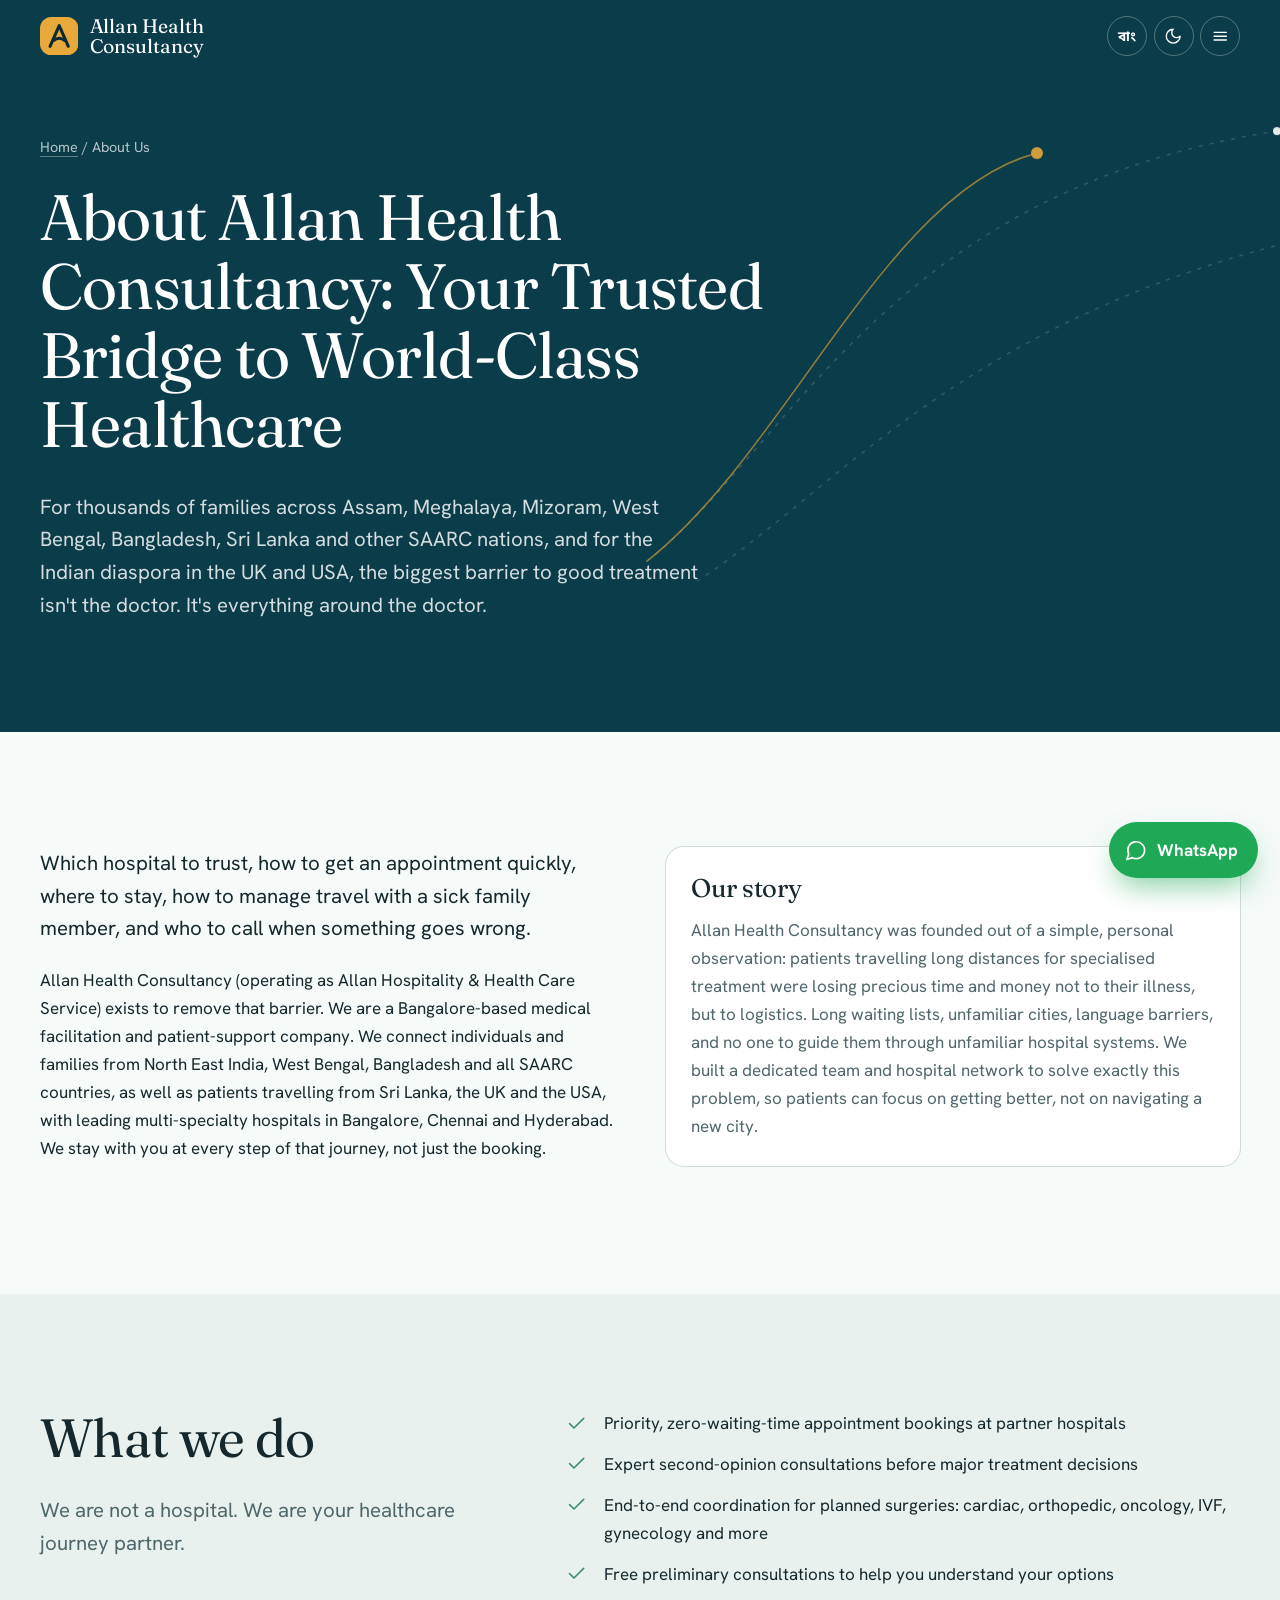
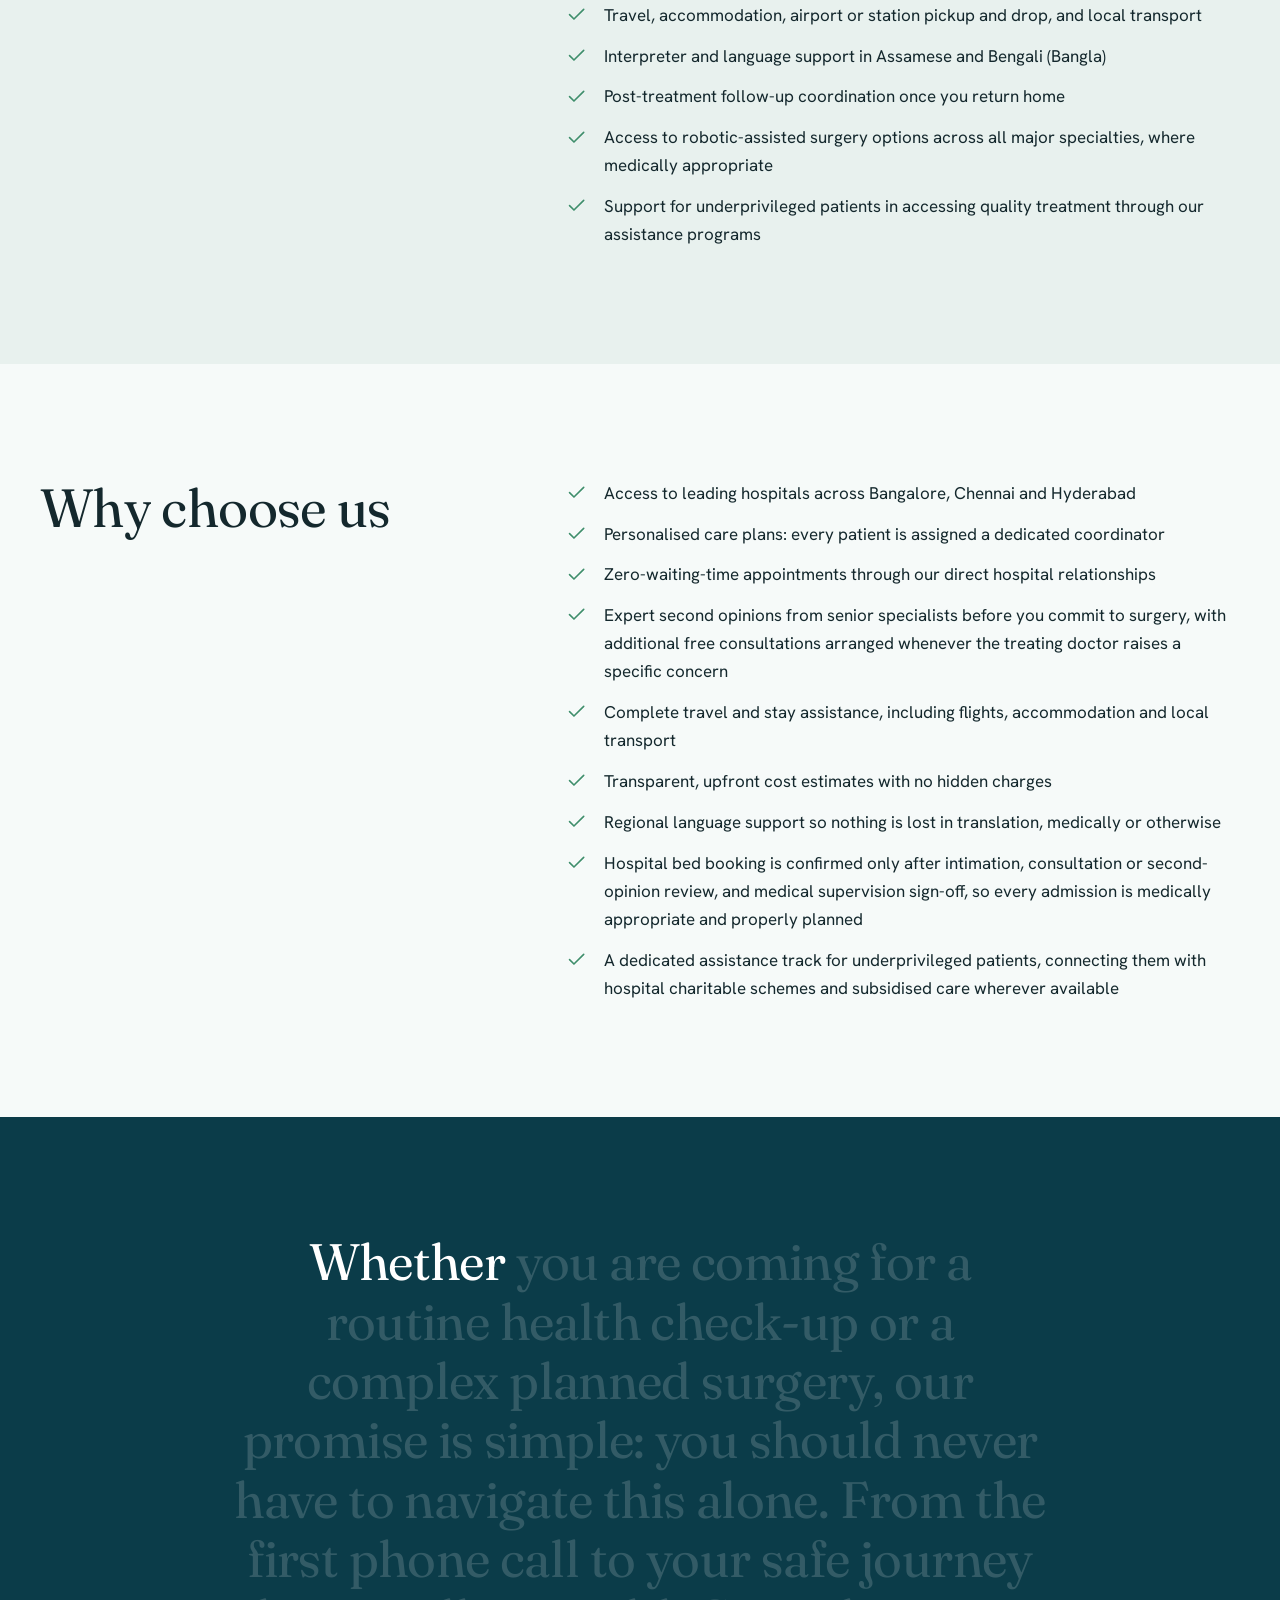
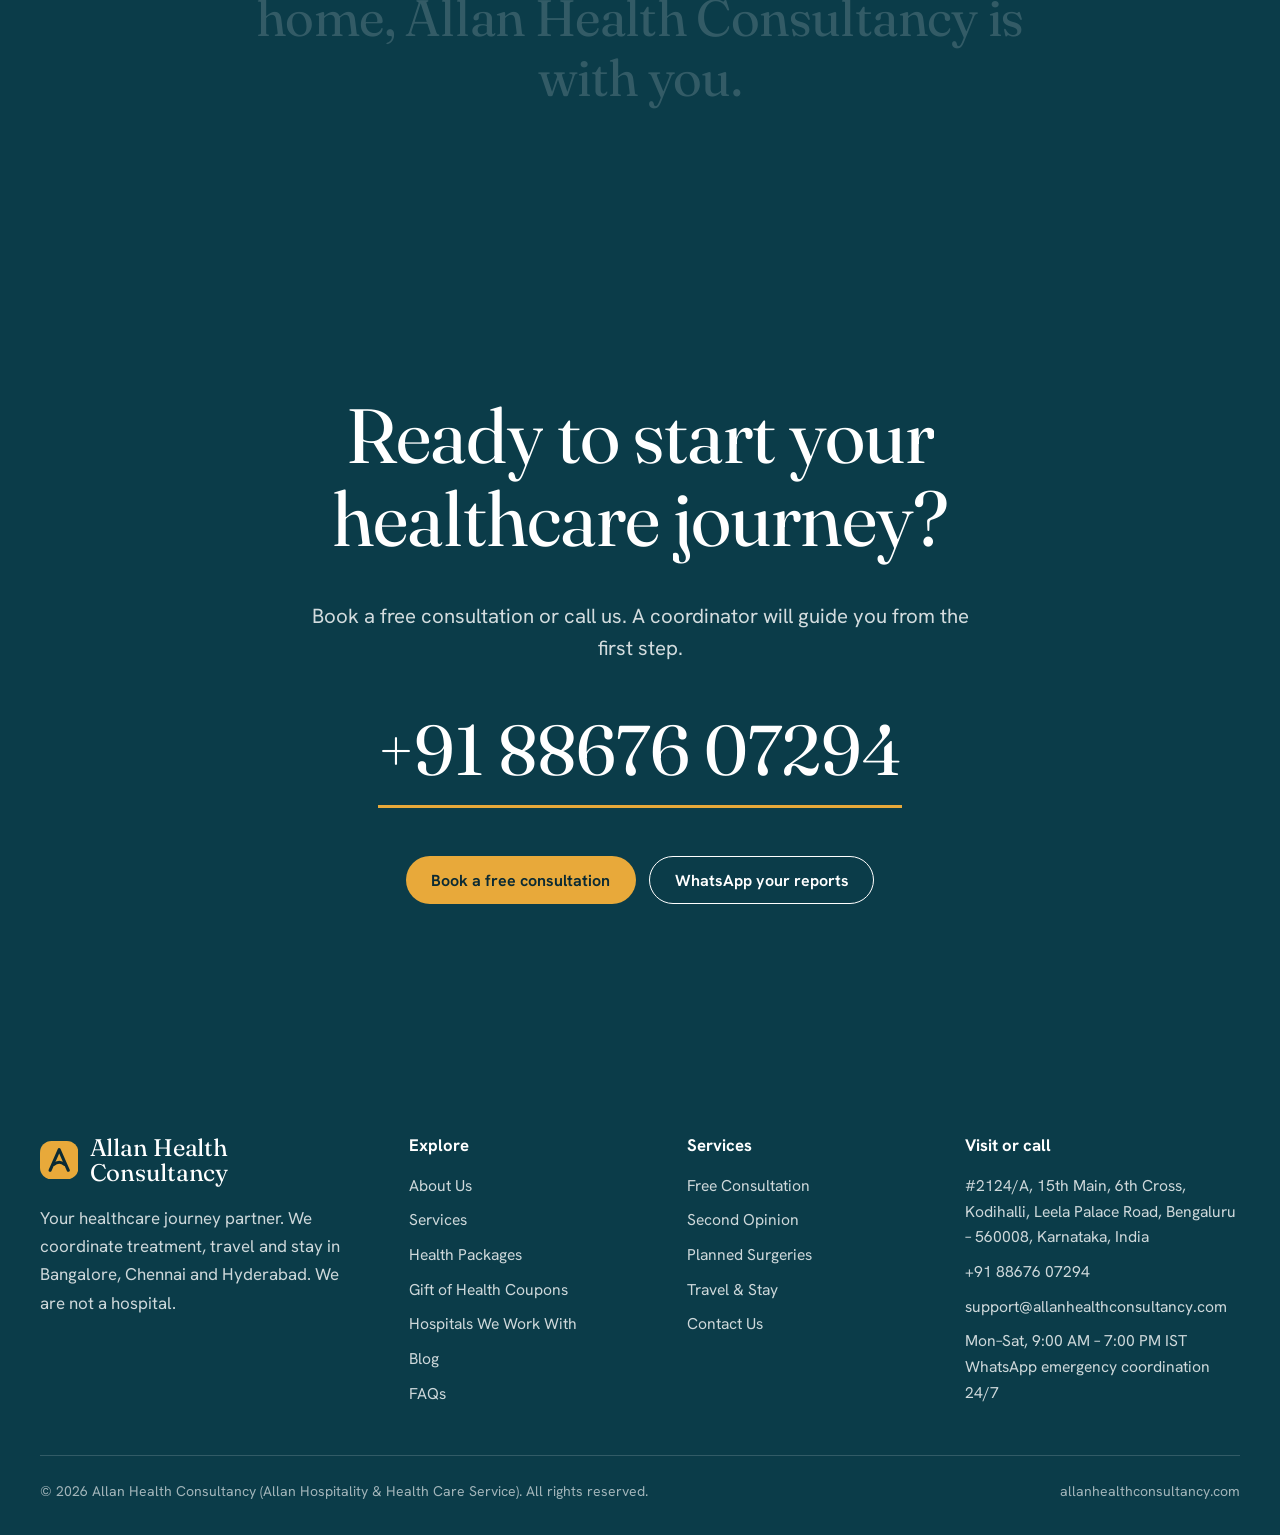
<file: about-us.html>
<!doctype html><html lang="en"><head><meta charset="utf-8">
<meta name="viewport" content="width=device-width, initial-scale=1, viewport-fit=cover">
<title>About Allan Health Consultancy │ Medical Travel Facilitator for Assam, Bengal, Mizoram, Bangladesh, Sri Lanka, UK &amp; USA Patients</title>
<meta name="description" content="Allan Health Consultancy connects patients from North East India, West Bengal, Bangladesh, all SAARC countries, Sri Lanka, and the diaspora in the UK and USA with top hospitals in Bangalore, Chennai and Hyderabad. Learn about our mission and team.">
<meta name="keywords" content="medical tourism facilitator Bangalore, healthcare consultancy North East India, patient assistance Bangladesh to India, SAARC medical tourism India, NRI patients Bangalore hospitals, Allan Health Consultancy">
<link rel="canonical" href="https://allanhealthconsultancy.com/about-us">
<meta property="og:type" content="website"><meta property="og:site_name" content="Allan Health Consultancy">
<meta property="og:title" content="About Allan Health Consultancy │ Medical Travel Facilitator for Assam, Bengal, Mizoram, Bangladesh, Sri Lanka, UK &amp; USA Patients"><meta property="og:description" content="Allan Health Consultancy connects patients from North East India, West Bengal, Bangladesh, all SAARC countries, Sri Lanka, and the diaspora in the UK and USA with top hospitals in Bangalore, Chennai and Hyderabad. Learn about our mission and team."><meta property="og:url" content="https://allanhealthconsultancy.com/about-us">
<meta name="twitter:card" content="summary">
<meta name="theme-color" content="#0B3C49"><meta name="color-scheme" content="light dark">
<meta name="apple-mobile-web-app-capable" content="yes"><meta name="mobile-web-app-capable" content="yes">
<meta name="apple-mobile-web-app-title" content="Allan Health">
<link rel="icon" href="assets/img/favicon.svg" type="image/svg+xml">
<link rel="apple-touch-icon" href="assets/img/icon-192.png">
<link rel="manifest" href="manifest.webmanifest">
<link rel="preconnect" href="https://fonts.googleapis.com"><link rel="preconnect" href="https://fonts.gstatic.com" crossorigin>
<link rel="stylesheet" href="https://fonts.googleapis.com/css2?family=Fraunces:opsz,wght@9..144,300..700&family=Hanken+Grotesk:wght@400;500;600;700&family=Noto+Sans+Bengali:wght@400;600&family=Noto+Serif+Bengali:wght@400;600&display=swap">
<link rel="stylesheet" href="assets/css/styles.css">
<script type="application/ld+json">{"@context": "https://schema.org", "@type": "MedicalBusiness", "name": "Allan Health Consultancy", "alternateName": "Allan Hospitality & Health Care Service", "url": "https://allanhealthconsultancy.com", "telephone": "+91 88676 07294", "email": "support@allanhealthconsultancy.com", "address": {"@type": "PostalAddress", "streetAddress": "#2124/A, 15th Main, 6th Cross, Kodihalli, Leela Palace Road", "addressLocality": "Bengaluru", "addressRegion": "Karnataka", "postalCode": "560008", "addressCountry": "IN"}, "openingHours": "Mo-Sa 09:00-19:00", "areaServed": ["Assam", "West Bengal", "Mizoram", "Bangladesh", "Sri Lanka", "SAARC countries", "United Kingdom", "United States"], "description": "Medical facilitation and patient-support company connecting patients with hospitals in Bangalore, Chennai and Hyderabad."}</script></head><body data-pwa="on"><a class="skip" href="#main">Skip to content</a><div class="progress" aria-hidden="true"></div><header class="hdr" id="top"><div class="wrap hdr-in">
<a class="brand" href="index.html" aria-label="Allan Health Consultancy, home"><svg class="brand-mark" viewBox="0 0 40 40" aria-hidden="true"><rect width="40" height="40" rx="12" fill="#E8A93A"/><path d="M10.5 30.5 20 9l9.5 21.5" fill="none" stroke="#0B2A33" stroke-width="3.2" stroke-linecap="round" stroke-linejoin="round"/><path d="M14.2 24.5q5.8-4.6 11.6 0" fill="none" stroke="#0B2A33" stroke-width="3" stroke-linecap="round"/></svg><span class="brand-name">Allan Health<br>Consultancy<small>Allan Hospitality &amp; Health Care Service</small></span></a>
<nav class="nav" aria-label="Primary">
<a href="about-us.html" data-nav="about-us" data-i18n="nav.about">About Us</a>
<div class="nav-item"><a href="services.html" data-nav="services" data-i18n="nav.services">Services</a><button type="button" aria-label="Show services menu" aria-haspopup="true"><svg class="i" aria-hidden="true"><use href="#i-chevron"/></svg></button>
<div class="dd"><div><h4>Core services</h4>
<a href="services.html#free-consultation">Free Consultation</a><a href="services.html#second-opinion">Second Opinion Consultation</a><a href="health-packages.html">Health Check-Up Packages</a><a href="services.html#travel-stay">Travel, Visa &amp; Accommodation Assistance</a></div>
<div><h4>Planned surgeries</h4><div class="dd-sub"><a href="services.html#surg-knee-hip">Knee & hip replacement</a><a href="services.html#surg-cardiac">Cardiac surgery</a><a href="services.html#surg-ivf">IVF & infertility treatment</a><a href="services.html#surg-gynecology">Gynecology & women's health</a><a href="services.html#surg-oncology">Cancer treatment (oncology)</a><a href="services.html#surg-neuro-spine">Neuro & spine surgery</a><a href="services.html#surg-urology">Urology</a><a href="services.html#surg-laparoscopic">Laparoscopic & general surgery</a><a href="services.html#surg-bariatric">Bariatric surgery</a><a href="services.html#surg-transplant">Organ transplant</a></div></div></div></div>
<a href="health-packages.html" data-nav="health-packages" data-i18n="nav.packages">Health Packages</a><a href="gift-of-health-coupons.html" data-nav="gift-of-health-coupons" data-i18n="nav.gift">Gift Coupons</a><a href="hospitals.html" data-nav="hospitals" data-i18n="nav.hospitals">Hospitals</a><a href="blog.html" data-nav="blog" data-i18n="nav.blog">Blog</a><a href="faqs.html" data-nav="faqs" data-i18n="nav.faqs">FAQs</a>
</nav>
<div class="hdr-tools">
<button type="button" class="tool" data-lang-btn aria-label="বাংলায় দেখুন">বাং</button>
<button type="button" class="tool theme" data-theme-btn aria-label="Switch light or dark theme"><svg class="i" aria-hidden="true"><use href="#i-moon"/></svg></button>
<a class="btn btn-primary btn-cta" href="contact-us.html" data-i18n="cta.book">Book a free consultation</a>
<button type="button" class="tool burger" aria-label="Menu" aria-expanded="false" aria-controls="menu"><svg class="i" aria-hidden="true"><use href="#i-menu"/></svg></button>
</div></div></header><div class="menu" id="menu"><nav aria-label="Mobile"><a style="--i:0" href="index.html" data-nav="index" data-i18n="nav.home">Home</a><a style="--i:1" href="about-us.html" data-nav="about-us" data-i18n="nav.about">About Us</a><a style="--i:2" href="services.html" data-nav="services" data-i18n="nav.services">Services</a><a class="sub" style="--i:3" href="services.html#free-consultation">Free Consultation</a><a class="sub" style="--i:4" href="services.html#second-opinion">Second Opinion Consultation</a><a class="sub" style="--i:5" href="health-packages.html">Health Check-Up Packages</a><a class="sub" style="--i:6" href="services.html#travel-stay">Travel, Visa &amp; Accommodation Assistance</a><a class="sub" style="--i:7" href="services.html#surgeries">Planned Surgeries</a><a style="--i:8" href="health-packages.html" data-nav="health-packages" data-i18n="nav.packages">Health Packages</a><a style="--i:9" href="gift-of-health-coupons.html" data-nav="gift-of-health-coupons" data-i18n="nav.gift">Gift of Health Coupons</a><a style="--i:10" href="hospitals.html" data-nav="hospitals" data-i18n="nav.hospitals">Hospitals We Work With</a><a style="--i:11" href="blog.html" data-nav="blog" data-i18n="nav.blog">Blog</a><a style="--i:12" href="faqs.html" data-nav="faqs" data-i18n="nav.faqs">FAQs</a><a style="--i:13" href="contact-us.html" data-nav="contact-us" data-i18n="nav.contact">Contact Us</a></nav><div class="btn-row"><a class="btn btn-primary" href="contact-us.html" data-i18n="cta.book">Book a free consultation</a><a class="btn btn-line" href="https://wa.me/918867607294?text=Hello%20Allan%20Health%20Consultancy%2C%20I%20would%20like%20to%20know%20more." target="_blank" rel="noopener"><svg class="i" aria-hidden="true"><use href="#i-chat"/></svg> WhatsApp</a></div></div><main id="main"><section class="phero on-deep"><svg class="phero-deco" data-parallax="0.12" viewBox="0 0 720 520" aria-hidden="true"><path d="M10 500C150 390 250 130 640 70"/><path d="M60 520C200 430 330 250 700 170"/><path class="g" d="M10 500C150 390 250 130 400 92"/><circle cx="400" cy="92" r="6"/><circle cx="640" cy="70" r="4" style="fill:#fff"/></svg><div class="wrap"><nav class="crumbs" aria-label="Breadcrumb"><a href="index.html">Home</a> / About Us</nav><h1 data-split>About Allan Health Consultancy: Your Trusted Bridge to World-Class Healthcare</h1><p class="lead">For thousands of families across Assam, Meghalaya, Mizoram, West Bengal, Bangladesh, Sri Lanka and other SAARC nations, and for the Indian diaspora in the UK and USA, the biggest barrier to good treatment isn't the doctor. It's everything around the doctor.</p></div></section>
<section class="sec"><div class="wrap grid-2">
 <div class="stack"><p class="lead" style="color:var(--text)">Which hospital to trust, how to get an appointment quickly, where to stay, how to manage travel with a sick family member, and who to call when something goes wrong.</p>
  <p>Allan Health Consultancy (operating as Allan Hospitality &amp; Health Care Service) exists to remove that barrier. We are a Bangalore-based medical facilitation and patient-support company. We connect individuals and families from North East India, West Bengal, Bangladesh and all SAARC countries, as well as patients travelling from Sri Lanka, the UK and the USA, with leading multi-specialty hospitals in Bangalore, Chennai and Hyderabad. We stay with you at every step of that journey, not just the booking.</p></div>
 <div class="card"><h3>Our story</h3><p class="muted" style="margin:0">Allan Health Consultancy was founded out of a simple, personal observation: patients travelling long distances for specialised treatment were losing precious time and money not to their illness, but to logistics. Long waiting lists, unfamiliar cities, language barriers, and no one to guide them through unfamiliar hospital systems. We built a dedicated team and hospital network to solve exactly this problem, so patients can focus on getting better, not on navigating a new city.</p></div>
</div></section>

<section class="sec sec-alt"><div class="wrap split">
 <div class="sticky-side"><h2 data-split>What we do</h2><p class="lead">We are not a hospital. We are your healthcare journey partner.</p></div>
 <div><ul class="checks"><li><svg class="i" aria-hidden="true"><use href="#i-check"/></svg><span>Priority, zero-waiting-time appointment bookings at partner hospitals</span></li><li><svg class="i" aria-hidden="true"><use href="#i-check"/></svg><span>Expert second-opinion consultations before major treatment decisions</span></li><li><svg class="i" aria-hidden="true"><use href="#i-check"/></svg><span>End-to-end coordination for planned surgeries: cardiac, orthopedic, oncology, IVF, gynecology and more</span></li><li><svg class="i" aria-hidden="true"><use href="#i-check"/></svg><span>Free preliminary consultations to help you understand your options</span></li><li><svg class="i" aria-hidden="true"><use href="#i-check"/></svg><span>Travel, accommodation, airport or station pickup and drop, and local transport</span></li><li><svg class="i" aria-hidden="true"><use href="#i-check"/></svg><span>Interpreter and language support in Assamese and Bengali (Bangla)</span></li><li><svg class="i" aria-hidden="true"><use href="#i-check"/></svg><span>Post-treatment follow-up coordination once you return home</span></li><li><svg class="i" aria-hidden="true"><use href="#i-check"/></svg><span>Access to robotic-assisted surgery options across all major specialties, where medically appropriate</span></li><li><svg class="i" aria-hidden="true"><use href="#i-check"/></svg><span>Support for underprivileged patients in accessing quality treatment through our assistance programs</span></li></ul></div>
</div></section>

<section class="sec"><div class="wrap split">
 <div class="sticky-side"><h2 data-split>Why choose us</h2></div>
 <div><ul class="checks"><li><svg class="i" aria-hidden="true"><use href="#i-check"/></svg><span>Access to leading hospitals across Bangalore, Chennai and Hyderabad</span></li><li><svg class="i" aria-hidden="true"><use href="#i-check"/></svg><span>Personalised care plans: every patient is assigned a dedicated coordinator</span></li><li><svg class="i" aria-hidden="true"><use href="#i-check"/></svg><span>Zero-waiting-time appointments through our direct hospital relationships</span></li><li><svg class="i" aria-hidden="true"><use href="#i-check"/></svg><span>Expert second opinions from senior specialists before you commit to surgery, with additional free consultations arranged whenever the treating doctor raises a specific concern</span></li><li><svg class="i" aria-hidden="true"><use href="#i-check"/></svg><span>Complete travel and stay assistance, including flights, accommodation and local transport</span></li><li><svg class="i" aria-hidden="true"><use href="#i-check"/></svg><span>Transparent, upfront cost estimates with no hidden charges</span></li><li><svg class="i" aria-hidden="true"><use href="#i-check"/></svg><span>Regional language support so nothing is lost in translation, medically or otherwise</span></li><li><svg class="i" aria-hidden="true"><use href="#i-check"/></svg><span>Hospital bed booking is confirmed only after intimation, consultation or second-opinion review, and medical supervision sign-off, so every admission is medically appropriate and properly planned</span></li><li><svg class="i" aria-hidden="true"><use href="#i-check"/></svg><span>A dedicated assistance track for underprivileged patients, connecting them with hospital charitable schemes and subsidised care wherever available</span></li></ul></div>
</div></section>

<section class="sec on-deep"><div class="wrap-narrow" style="text-align:center">
 <p class="statement" data-fill style="margin-inline:auto;font-size:clamp(1.8rem,4vw,3.2rem)">Whether you are coming for a routine health check-up or a complex planned surgery, our promise is simple: you should never have to navigate this alone. From the first phone call to your safe journey home, Allan Health Consultancy is with you.</p>
</div></section>
<section class="sec cta-band on-deep"><div class="wrap"><h2 data-split>Ready to start your healthcare journey?</h2><p class="lead" style="margin-inline:auto">Book a free consultation or call us. A coordinator will guide you from the first step.</p><a class="bigtel" href="tel:+918867607294">+91 88676 07294</a><div class="btn-row"><a class="btn btn-primary" href="contact-us.html" data-i18n="cta.book">Book a free consultation</a><a class="btn btn-line" href="https://wa.me/918867607294?text=Hello%20Allan%20Health%20Consultancy%2C%20I%20would%20like%20to%20know%20more." target="_blank" rel="noopener" data-i18n="cta.wa">WhatsApp your reports</a></div></div></section></main><footer class="foot"><div class="wrap"><div class="foot-grid">
<div><a class="brand" href="index.html"><svg class="brand-mark" viewBox="0 0 40 40" aria-hidden="true"><rect width="40" height="40" rx="12" fill="#E8A93A"/><path d="M10.5 30.5 20 9l9.5 21.5" fill="none" stroke="#0B2A33" stroke-width="3.2" stroke-linecap="round" stroke-linejoin="round"/><path d="M14.2 24.5q5.8-4.6 11.6 0" fill="none" stroke="#0B2A33" stroke-width="3" stroke-linecap="round"/></svg><span class="brand-name">Allan Health<br>Consultancy</span></a>
<p style="margin-top:1.2rem;max-width:34ch">Your healthcare journey partner. We coordinate treatment, travel and stay in Bangalore, Chennai and Hyderabad. We are not a hospital.</p></div>
<div><h4>Explore</h4><ul><li><a href="about-us.html">About Us</a></li><li><a href="services.html">Services</a></li><li><a href="health-packages.html">Health Packages</a></li><li><a href="gift-of-health-coupons.html">Gift of Health Coupons</a></li><li><a href="hospitals.html">Hospitals We Work With</a></li><li><a href="blog.html">Blog</a></li><li><a href="faqs.html">FAQs</a></li></ul></div>
<div><h4>Services</h4><ul><li><a href="services.html#free-consultation">Free Consultation</a></li><li><a href="services.html#second-opinion">Second Opinion</a></li><li><a href="services.html#surgeries">Planned Surgeries</a></li><li><a href="services.html#travel-stay">Travel &amp; Stay</a></li><li><a href="contact-us.html">Contact Us</a></li></ul></div>
<div><h4>Visit or call</h4><ul><li>#2124/A, 15th Main, 6th Cross, Kodihalli, Leela Palace Road, Bengaluru – 560008, Karnataka, India</li><li><a href="tel:+918867607294">+91 88676 07294</a></li><li><a href="mailto:support@allanhealthconsultancy.com">support@allanhealthconsultancy.com</a></li><li>Mon–Sat, 9:00 AM – 7:00 PM IST<br>WhatsApp emergency coordination 24/7</li></ul></div>
</div><div class="foot-note"><span>© <span data-year>2026</span> Allan Health Consultancy (Allan Hospitality &amp; Health Care Service). All rights reserved.</span><span>allanhealthconsultancy.com</span></div></div></footer><div class="actionbar" role="navigation" aria-label="Quick contact"><a href="tel:+918867607294"><svg class="i" aria-hidden="true"><use href="#i-phone"/></svg><span data-i18n="cta.call">Call</span></a><a href="https://wa.me/918867607294?text=Hello%20Allan%20Health%20Consultancy%2C%20I%20would%20like%20to%20know%20more." target="_blank" rel="noopener"><svg class="i" aria-hidden="true"><use href="#i-chat"/></svg><span>WhatsApp</span></a><a class="go" href="contact-us.html"><svg class="i" aria-hidden="true"><use href="#i-pulse"/></svg><span>Book free</span></a></div><a class="wa-float" href="https://wa.me/918867607294?text=Hello%20Allan%20Health%20Consultancy%2C%20I%20would%20like%20to%20know%20more." target="_blank" rel="noopener" aria-label="Chat on WhatsApp"><svg class="i" aria-hidden="true"><use href="#i-chat"/></svg><span>WhatsApp</span></a><svg width="0" height="0" style="position:absolute" aria-hidden="true" focusable="false"><symbol id="i-arrow" viewBox="0 0 24 24"><path d="M5 12h14M12 5l7 7-7 7"/></symbol><symbol id="i-check" viewBox="0 0 24 24"><path d="M20 6 9 17l-5-5"/></symbol><symbol id="i-phone" viewBox="0 0 24 24"><path d="M22 16.92v3a2 2 0 0 1-2.18 2 19.79 19.79 0 0 1-8.63-3.07 19.5 19.5 0 0 1-6-6 19.79 19.79 0 0 1-3.07-8.67A2 2 0 0 1 4.11 2h3a2 2 0 0 1 2 1.72c.13.96.36 1.9.7 2.81a2 2 0 0 1-.45 2.11L8.09 9.91a16 16 0 0 0 6 6l1.27-1.27a2 2 0 0 1 2.11-.45c.91.34 1.85.57 2.81.7A2 2 0 0 1 22 16.92z"/></symbol><symbol id="i-mail" viewBox="0 0 24 24"><rect x="2" y="4" width="20" height="16" rx="2"/><path d="m22 7-10 5L2 7"/></symbol><symbol id="i-pin" viewBox="0 0 24 24"><path d="M20 10c0 6-8 12-8 12S4 16 4 10a8 8 0 0 1 16 0Z"/><circle cx="12" cy="10" r="3"/></symbol><symbol id="i-clock" viewBox="0 0 24 24"><circle cx="12" cy="12" r="10"/><path d="M12 6v6l4 2"/></symbol><symbol id="i-chat" viewBox="0 0 24 24"><path d="M7.9 20A9 9 0 1 0 4 16.1L2 22Z"/></symbol><symbol id="i-shield" viewBox="0 0 24 24"><path d="M20 13c0 5-3.5 7.5-7.66 8.95a1 1 0 0 1-.67-.01C7.5 20.5 4 18 4 13V6a1 1 0 0 1 1-1c2 0 4.5-1.2 6.24-2.72a1.17 1.17 0 0 1 1.52 0C14.51 3.81 17 5 19 5a1 1 0 0 1 1 1z"/><path d="m9 12 2 2 4-4"/></symbol><symbol id="i-menu" viewBox="0 0 24 24"><path d="M4 7h16M4 12h16M4 17h16"/></symbol><symbol id="i-x" viewBox="0 0 24 24"><path d="M18 6 6 18M6 6l12 12"/></symbol><symbol id="i-plus" viewBox="0 0 24 24"><path d="M12 5v14M5 12h14"/></symbol><symbol id="i-chevron" viewBox="0 0 24 24"><path d="m6 9 6 6 6-6"/></symbol><symbol id="i-moon" viewBox="0 0 24 24"><path d="M12 3a6 6 0 0 0 9 9 9 9 0 1 1-9-9Z"/></symbol><symbol id="i-down" viewBox="0 0 24 24"><path d="M12 5v14M19 12l-7 7-7-7"/></symbol><symbol id="i-pulse" viewBox="0 0 24 24"><path d="M19 14c1.49-1.46 3-3.21 3-5.5A5.5 5.5 0 0 0 16.5 3c-1.76 0-3 .5-4.5 2-1.5-1.5-2.74-2-4.5-2A5.5 5.5 0 0 0 2 8.5c0 2.3 1.5 4.05 3 5.5l7 7Z"/><path d="M3.22 12H9.5l.5-1 2 4.5 2-7 1.5 3.5h5.27"/></symbol><symbol id="i-plane" viewBox="0 0 24 24"><path d="M22 2 11 13"/><path d="M22 2l-7 20-4-9-9-4 20-7z"/></symbol><symbol id="i-gift" viewBox="0 0 24 24"><path d="M20 12v10H4V12"/><path d="M2 7h20v5H2z"/><path d="M12 22V7"/><path d="M12 7H7.5a2.5 2.5 0 0 1 0-5C11 2 12 7 12 7z"/><path d="M12 7h4.5a2.5 2.5 0 0 0 0-5C13 2 12 7 12 7z"/></symbol></svg><script src="assets/js/main.js" defer></script></body></html>
</file>
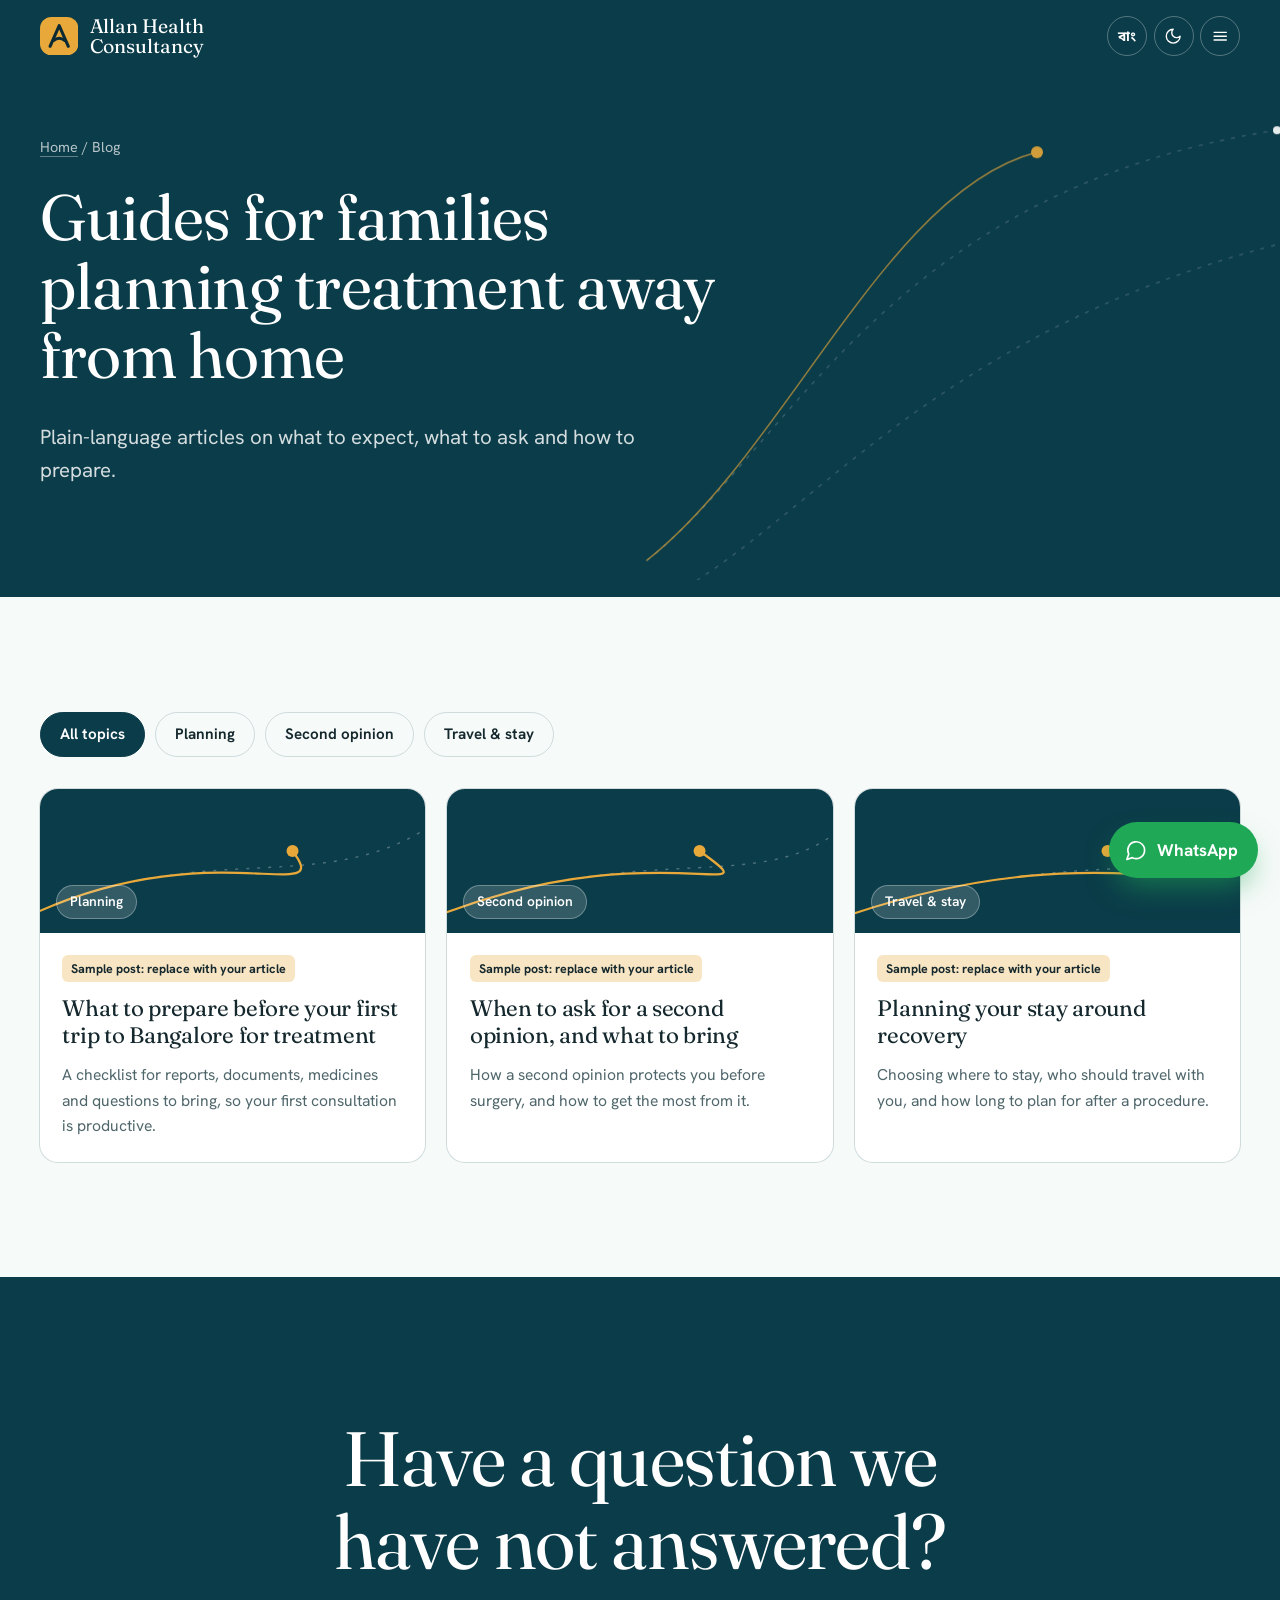
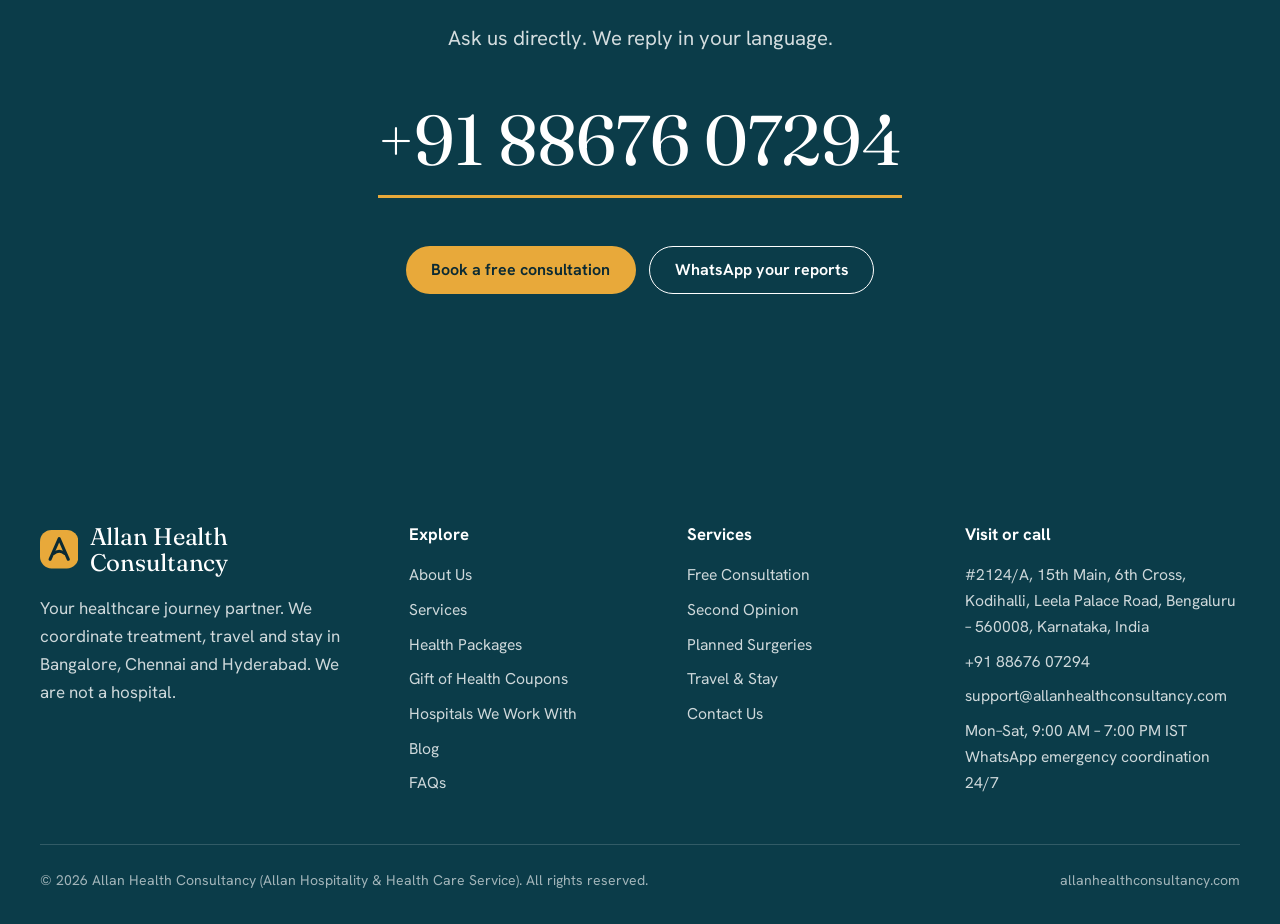
<file: blog.html>
<!doctype html><html lang="en"><head><meta charset="utf-8">
<meta name="viewport" content="width=device-width, initial-scale=1, viewport-fit=cover">
<title>Blog │ Guides for Families Planning Treatment in Bangalore – Allan Health Consultancy</title>
<meta name="description" content="Practical guides on second opinions, planned surgery, travel and stay for families from Assam, Bengal, Mizoram and Bangladesh travelling to Bangalore for treatment.">
<meta name="keywords" content="medical travel guide Bangalore, second opinion guide, planned surgery preparation">
<link rel="canonical" href="https://allanhealthconsultancy.com/blog">
<meta property="og:type" content="website"><meta property="og:site_name" content="Allan Health Consultancy">
<meta property="og:title" content="Blog │ Guides for Families Planning Treatment in Bangalore – Allan Health Consultancy"><meta property="og:description" content="Practical guides on second opinions, planned surgery, travel and stay for families from Assam, Bengal, Mizoram and Bangladesh travelling to Bangalore for treatment."><meta property="og:url" content="https://allanhealthconsultancy.com/blog">
<meta name="twitter:card" content="summary">
<meta name="theme-color" content="#0B3C49"><meta name="color-scheme" content="light dark">
<meta name="apple-mobile-web-app-capable" content="yes"><meta name="mobile-web-app-capable" content="yes">
<meta name="apple-mobile-web-app-title" content="Allan Health">
<link rel="icon" href="assets/img/favicon.svg" type="image/svg+xml">
<link rel="apple-touch-icon" href="assets/img/icon-192.png">
<link rel="manifest" href="manifest.webmanifest">
<link rel="preconnect" href="https://fonts.googleapis.com"><link rel="preconnect" href="https://fonts.gstatic.com" crossorigin>
<link rel="stylesheet" href="https://fonts.googleapis.com/css2?family=Fraunces:opsz,wght@9..144,300..700&family=Hanken+Grotesk:wght@400;500;600;700&family=Noto+Sans+Bengali:wght@400;600&family=Noto+Serif+Bengali:wght@400;600&display=swap">
<link rel="stylesheet" href="assets/css/styles.css">
<script type="application/ld+json">{"@context": "https://schema.org", "@type": "MedicalBusiness", "name": "Allan Health Consultancy", "alternateName": "Allan Hospitality & Health Care Service", "url": "https://allanhealthconsultancy.com", "telephone": "+91 88676 07294", "email": "support@allanhealthconsultancy.com", "address": {"@type": "PostalAddress", "streetAddress": "#2124/A, 15th Main, 6th Cross, Kodihalli, Leela Palace Road", "addressLocality": "Bengaluru", "addressRegion": "Karnataka", "postalCode": "560008", "addressCountry": "IN"}, "openingHours": "Mo-Sa 09:00-19:00", "areaServed": ["Assam", "West Bengal", "Mizoram", "Bangladesh", "Sri Lanka", "SAARC countries", "United Kingdom", "United States"], "description": "Medical facilitation and patient-support company connecting patients with hospitals in Bangalore, Chennai and Hyderabad."}</script></head><body data-pwa="on"><a class="skip" href="#main">Skip to content</a><div class="progress" aria-hidden="true"></div><header class="hdr" id="top"><div class="wrap hdr-in">
<a class="brand" href="index.html" aria-label="Allan Health Consultancy, home"><svg class="brand-mark" viewBox="0 0 40 40" aria-hidden="true"><rect width="40" height="40" rx="12" fill="#E8A93A"/><path d="M10.5 30.5 20 9l9.5 21.5" fill="none" stroke="#0B2A33" stroke-width="3.2" stroke-linecap="round" stroke-linejoin="round"/><path d="M14.2 24.5q5.8-4.6 11.6 0" fill="none" stroke="#0B2A33" stroke-width="3" stroke-linecap="round"/></svg><span class="brand-name">Allan Health<br>Consultancy<small>Allan Hospitality &amp; Health Care Service</small></span></a>
<nav class="nav" aria-label="Primary">
<a href="about-us.html" data-nav="about-us" data-i18n="nav.about">About Us</a>
<div class="nav-item"><a href="services.html" data-nav="services" data-i18n="nav.services">Services</a><button type="button" aria-label="Show services menu" aria-haspopup="true"><svg class="i" aria-hidden="true"><use href="#i-chevron"/></svg></button>
<div class="dd"><div><h4>Core services</h4>
<a href="services.html#free-consultation">Free Consultation</a><a href="services.html#second-opinion">Second Opinion Consultation</a><a href="health-packages.html">Health Check-Up Packages</a><a href="services.html#travel-stay">Travel, Visa &amp; Accommodation Assistance</a></div>
<div><h4>Planned surgeries</h4><div class="dd-sub"><a href="services.html#surg-knee-hip">Knee & hip replacement</a><a href="services.html#surg-cardiac">Cardiac surgery</a><a href="services.html#surg-ivf">IVF & infertility treatment</a><a href="services.html#surg-gynecology">Gynecology & women's health</a><a href="services.html#surg-oncology">Cancer treatment (oncology)</a><a href="services.html#surg-neuro-spine">Neuro & spine surgery</a><a href="services.html#surg-urology">Urology</a><a href="services.html#surg-laparoscopic">Laparoscopic & general surgery</a><a href="services.html#surg-bariatric">Bariatric surgery</a><a href="services.html#surg-transplant">Organ transplant</a></div></div></div></div>
<a href="health-packages.html" data-nav="health-packages" data-i18n="nav.packages">Health Packages</a><a href="gift-of-health-coupons.html" data-nav="gift-of-health-coupons" data-i18n="nav.gift">Gift Coupons</a><a href="hospitals.html" data-nav="hospitals" data-i18n="nav.hospitals">Hospitals</a><a href="blog.html" data-nav="blog" data-i18n="nav.blog">Blog</a><a href="faqs.html" data-nav="faqs" data-i18n="nav.faqs">FAQs</a>
</nav>
<div class="hdr-tools">
<button type="button" class="tool" data-lang-btn aria-label="বাংলায় দেখুন">বাং</button>
<button type="button" class="tool theme" data-theme-btn aria-label="Switch light or dark theme"><svg class="i" aria-hidden="true"><use href="#i-moon"/></svg></button>
<a class="btn btn-primary btn-cta" href="contact-us.html" data-i18n="cta.book">Book a free consultation</a>
<button type="button" class="tool burger" aria-label="Menu" aria-expanded="false" aria-controls="menu"><svg class="i" aria-hidden="true"><use href="#i-menu"/></svg></button>
</div></div></header><div class="menu" id="menu"><nav aria-label="Mobile"><a style="--i:0" href="index.html" data-nav="index" data-i18n="nav.home">Home</a><a style="--i:1" href="about-us.html" data-nav="about-us" data-i18n="nav.about">About Us</a><a style="--i:2" href="services.html" data-nav="services" data-i18n="nav.services">Services</a><a class="sub" style="--i:3" href="services.html#free-consultation">Free Consultation</a><a class="sub" style="--i:4" href="services.html#second-opinion">Second Opinion Consultation</a><a class="sub" style="--i:5" href="health-packages.html">Health Check-Up Packages</a><a class="sub" style="--i:6" href="services.html#travel-stay">Travel, Visa &amp; Accommodation Assistance</a><a class="sub" style="--i:7" href="services.html#surgeries">Planned Surgeries</a><a style="--i:8" href="health-packages.html" data-nav="health-packages" data-i18n="nav.packages">Health Packages</a><a style="--i:9" href="gift-of-health-coupons.html" data-nav="gift-of-health-coupons" data-i18n="nav.gift">Gift of Health Coupons</a><a style="--i:10" href="hospitals.html" data-nav="hospitals" data-i18n="nav.hospitals">Hospitals We Work With</a><a style="--i:11" href="blog.html" data-nav="blog" data-i18n="nav.blog">Blog</a><a style="--i:12" href="faqs.html" data-nav="faqs" data-i18n="nav.faqs">FAQs</a><a style="--i:13" href="contact-us.html" data-nav="contact-us" data-i18n="nav.contact">Contact Us</a></nav><div class="btn-row"><a class="btn btn-primary" href="contact-us.html" data-i18n="cta.book">Book a free consultation</a><a class="btn btn-line" href="https://wa.me/918867607294?text=Hello%20Allan%20Health%20Consultancy%2C%20I%20would%20like%20to%20know%20more." target="_blank" rel="noopener"><svg class="i" aria-hidden="true"><use href="#i-chat"/></svg> WhatsApp</a></div></div><main id="main"><section class="phero on-deep"><svg class="phero-deco" data-parallax="0.12" viewBox="0 0 720 520" aria-hidden="true"><path d="M10 500C150 390 250 130 640 70"/><path d="M60 520C200 430 330 250 700 170"/><path class="g" d="M10 500C150 390 250 130 400 92"/><circle cx="400" cy="92" r="6"/><circle cx="640" cy="70" r="4" style="fill:#fff"/></svg><div class="wrap"><nav class="crumbs" aria-label="Breadcrumb"><a href="index.html">Home</a> / Blog</nav><h1 data-split>Guides for families planning treatment away from home</h1><p class="lead">Plain-language articles on what to expect, what to ask and how to prepare.</p></div></section>
<section class="sec"><div class="wrap">
 <div class="filters" data-filters="post" role="group" aria-label="Filter by topic"><button type="button" data-filter="all" aria-pressed="true">All topics</button><button type="button" data-filter="Planning" aria-pressed="false">Planning</button><button type="button" data-filter="Second opinion" aria-pressed="false">Second opinion</button><button type="button" data-filter="Travel &amp; stay" aria-pressed="false">Travel &amp; stay</button></div>
 <div class="list-cards"><article class="post" data-group="post" data-cat="Planning"><div class="cover"><svg viewBox="0 0 400 144" preserveAspectRatio="xMidYMid slice" aria-hidden="true"><rect width="400" height="144" fill="none"/><path d="M-10 130C174 40 304 120 420 20" fill="none" stroke="rgba(255,255,255,.28)" stroke-width="1.4" stroke-dasharray="3 8"/><path d="M-10 130C174 40 304 120 260 62" fill="none" stroke="#E8A93A" stroke-width="2.2"/><circle cx="260" cy="62" r="6" fill="#E8A93A"/></svg><span class="chip">Planning</span></div><div class="post-b"><span class="ph">Sample post: replace with your article</span><h3>What to prepare before your first trip to Bangalore for treatment</h3><p>A checklist for reports, documents, medicines and questions to bring, so your first consultation is productive.</p></div></article><article class="post" data-group="post" data-cat="Second opinion"><div class="cover"><svg viewBox="0 0 400 144" preserveAspectRatio="xMidYMid slice" aria-hidden="true"><rect width="400" height="144" fill="none"/><path d="M-10 130C211 40 341 120 420 20" fill="none" stroke="rgba(255,255,255,.28)" stroke-width="1.4" stroke-dasharray="3 8"/><path d="M-10 130C211 40 341 120 260 62" fill="none" stroke="#E8A93A" stroke-width="2.2"/><circle cx="260" cy="62" r="6" fill="#E8A93A"/></svg><span class="chip">Second opinion</span></div><div class="post-b"><span class="ph">Sample post: replace with your article</span><h3>When to ask for a second opinion, and what to bring</h3><p>How a second opinion protects you before surgery, and how to get the most from it.</p></div></article><article class="post" data-group="post" data-cat="Travel &amp; stay"><div class="cover"><svg viewBox="0 0 400 144" preserveAspectRatio="xMidYMid slice" aria-hidden="true"><rect width="400" height="144" fill="none"/><path d="M-10 130C248 40 378 120 420 20" fill="none" stroke="rgba(255,255,255,.28)" stroke-width="1.4" stroke-dasharray="3 8"/><path d="M-10 130C248 40 378 120 260 62" fill="none" stroke="#E8A93A" stroke-width="2.2"/><circle cx="260" cy="62" r="6" fill="#E8A93A"/></svg><span class="chip">Travel &amp; stay</span></div><div class="post-b"><span class="ph">Sample post: replace with your article</span><h3>Planning your stay around recovery</h3><p>Choosing where to stay, who should travel with you, and how long to plan for after a procedure.</p></div></article></div>
</div></section>
<section class="sec cta-band on-deep"><div class="wrap"><h2 data-split>Have a question we have not answered?</h2><p class="lead" style="margin-inline:auto">Ask us directly. We reply in your language.</p><a class="bigtel" href="tel:+918867607294">+91 88676 07294</a><div class="btn-row"><a class="btn btn-primary" href="contact-us.html" data-i18n="cta.book">Book a free consultation</a><a class="btn btn-line" href="https://wa.me/918867607294?text=Hello%20Allan%20Health%20Consultancy%2C%20I%20would%20like%20to%20know%20more." target="_blank" rel="noopener" data-i18n="cta.wa">WhatsApp your reports</a></div></div></section></main><footer class="foot"><div class="wrap"><div class="foot-grid">
<div><a class="brand" href="index.html"><svg class="brand-mark" viewBox="0 0 40 40" aria-hidden="true"><rect width="40" height="40" rx="12" fill="#E8A93A"/><path d="M10.5 30.5 20 9l9.5 21.5" fill="none" stroke="#0B2A33" stroke-width="3.2" stroke-linecap="round" stroke-linejoin="round"/><path d="M14.2 24.5q5.8-4.6 11.6 0" fill="none" stroke="#0B2A33" stroke-width="3" stroke-linecap="round"/></svg><span class="brand-name">Allan Health<br>Consultancy</span></a>
<p style="margin-top:1.2rem;max-width:34ch">Your healthcare journey partner. We coordinate treatment, travel and stay in Bangalore, Chennai and Hyderabad. We are not a hospital.</p></div>
<div><h4>Explore</h4><ul><li><a href="about-us.html">About Us</a></li><li><a href="services.html">Services</a></li><li><a href="health-packages.html">Health Packages</a></li><li><a href="gift-of-health-coupons.html">Gift of Health Coupons</a></li><li><a href="hospitals.html">Hospitals We Work With</a></li><li><a href="blog.html">Blog</a></li><li><a href="faqs.html">FAQs</a></li></ul></div>
<div><h4>Services</h4><ul><li><a href="services.html#free-consultation">Free Consultation</a></li><li><a href="services.html#second-opinion">Second Opinion</a></li><li><a href="services.html#surgeries">Planned Surgeries</a></li><li><a href="services.html#travel-stay">Travel &amp; Stay</a></li><li><a href="contact-us.html">Contact Us</a></li></ul></div>
<div><h4>Visit or call</h4><ul><li>#2124/A, 15th Main, 6th Cross, Kodihalli, Leela Palace Road, Bengaluru – 560008, Karnataka, India</li><li><a href="tel:+918867607294">+91 88676 07294</a></li><li><a href="mailto:support@allanhealthconsultancy.com">support@allanhealthconsultancy.com</a></li><li>Mon–Sat, 9:00 AM – 7:00 PM IST<br>WhatsApp emergency coordination 24/7</li></ul></div>
</div><div class="foot-note"><span>© <span data-year>2026</span> Allan Health Consultancy (Allan Hospitality &amp; Health Care Service). All rights reserved.</span><span>allanhealthconsultancy.com</span></div></div></footer><div class="actionbar" role="navigation" aria-label="Quick contact"><a href="tel:+918867607294"><svg class="i" aria-hidden="true"><use href="#i-phone"/></svg><span data-i18n="cta.call">Call</span></a><a href="https://wa.me/918867607294?text=Hello%20Allan%20Health%20Consultancy%2C%20I%20would%20like%20to%20know%20more." target="_blank" rel="noopener"><svg class="i" aria-hidden="true"><use href="#i-chat"/></svg><span>WhatsApp</span></a><a class="go" href="contact-us.html"><svg class="i" aria-hidden="true"><use href="#i-pulse"/></svg><span>Book free</span></a></div><a class="wa-float" href="https://wa.me/918867607294?text=Hello%20Allan%20Health%20Consultancy%2C%20I%20would%20like%20to%20know%20more." target="_blank" rel="noopener" aria-label="Chat on WhatsApp"><svg class="i" aria-hidden="true"><use href="#i-chat"/></svg><span>WhatsApp</span></a><svg width="0" height="0" style="position:absolute" aria-hidden="true" focusable="false"><symbol id="i-arrow" viewBox="0 0 24 24"><path d="M5 12h14M12 5l7 7-7 7"/></symbol><symbol id="i-check" viewBox="0 0 24 24"><path d="M20 6 9 17l-5-5"/></symbol><symbol id="i-phone" viewBox="0 0 24 24"><path d="M22 16.92v3a2 2 0 0 1-2.18 2 19.79 19.79 0 0 1-8.63-3.07 19.5 19.5 0 0 1-6-6 19.79 19.79 0 0 1-3.07-8.67A2 2 0 0 1 4.11 2h3a2 2 0 0 1 2 1.72c.13.96.36 1.9.7 2.81a2 2 0 0 1-.45 2.11L8.09 9.91a16 16 0 0 0 6 6l1.27-1.27a2 2 0 0 1 2.11-.45c.91.34 1.85.57 2.81.7A2 2 0 0 1 22 16.92z"/></symbol><symbol id="i-mail" viewBox="0 0 24 24"><rect x="2" y="4" width="20" height="16" rx="2"/><path d="m22 7-10 5L2 7"/></symbol><symbol id="i-pin" viewBox="0 0 24 24"><path d="M20 10c0 6-8 12-8 12S4 16 4 10a8 8 0 0 1 16 0Z"/><circle cx="12" cy="10" r="3"/></symbol><symbol id="i-clock" viewBox="0 0 24 24"><circle cx="12" cy="12" r="10"/><path d="M12 6v6l4 2"/></symbol><symbol id="i-chat" viewBox="0 0 24 24"><path d="M7.9 20A9 9 0 1 0 4 16.1L2 22Z"/></symbol><symbol id="i-shield" viewBox="0 0 24 24"><path d="M20 13c0 5-3.5 7.5-7.66 8.95a1 1 0 0 1-.67-.01C7.5 20.5 4 18 4 13V6a1 1 0 0 1 1-1c2 0 4.5-1.2 6.24-2.72a1.17 1.17 0 0 1 1.52 0C14.51 3.81 17 5 19 5a1 1 0 0 1 1 1z"/><path d="m9 12 2 2 4-4"/></symbol><symbol id="i-menu" viewBox="0 0 24 24"><path d="M4 7h16M4 12h16M4 17h16"/></symbol><symbol id="i-x" viewBox="0 0 24 24"><path d="M18 6 6 18M6 6l12 12"/></symbol><symbol id="i-plus" viewBox="0 0 24 24"><path d="M12 5v14M5 12h14"/></symbol><symbol id="i-chevron" viewBox="0 0 24 24"><path d="m6 9 6 6 6-6"/></symbol><symbol id="i-moon" viewBox="0 0 24 24"><path d="M12 3a6 6 0 0 0 9 9 9 9 0 1 1-9-9Z"/></symbol><symbol id="i-down" viewBox="0 0 24 24"><path d="M12 5v14M19 12l-7 7-7-7"/></symbol><symbol id="i-pulse" viewBox="0 0 24 24"><path d="M19 14c1.49-1.46 3-3.21 3-5.5A5.5 5.5 0 0 0 16.5 3c-1.76 0-3 .5-4.5 2-1.5-1.5-2.74-2-4.5-2A5.5 5.5 0 0 0 2 8.5c0 2.3 1.5 4.05 3 5.5l7 7Z"/><path d="M3.22 12H9.5l.5-1 2 4.5 2-7 1.5 3.5h5.27"/></symbol><symbol id="i-plane" viewBox="0 0 24 24"><path d="M22 2 11 13"/><path d="M22 2l-7 20-4-9-9-4 20-7z"/></symbol><symbol id="i-gift" viewBox="0 0 24 24"><path d="M20 12v10H4V12"/><path d="M2 7h20v5H2z"/><path d="M12 22V7"/><path d="M12 7H7.5a2.5 2.5 0 0 1 0-5C11 2 12 7 12 7z"/><path d="M12 7h4.5a2.5 2.5 0 0 0 0-5C13 2 12 7 12 7z"/></symbol></svg><script src="assets/js/main.js" defer></script></body></html>
</file>
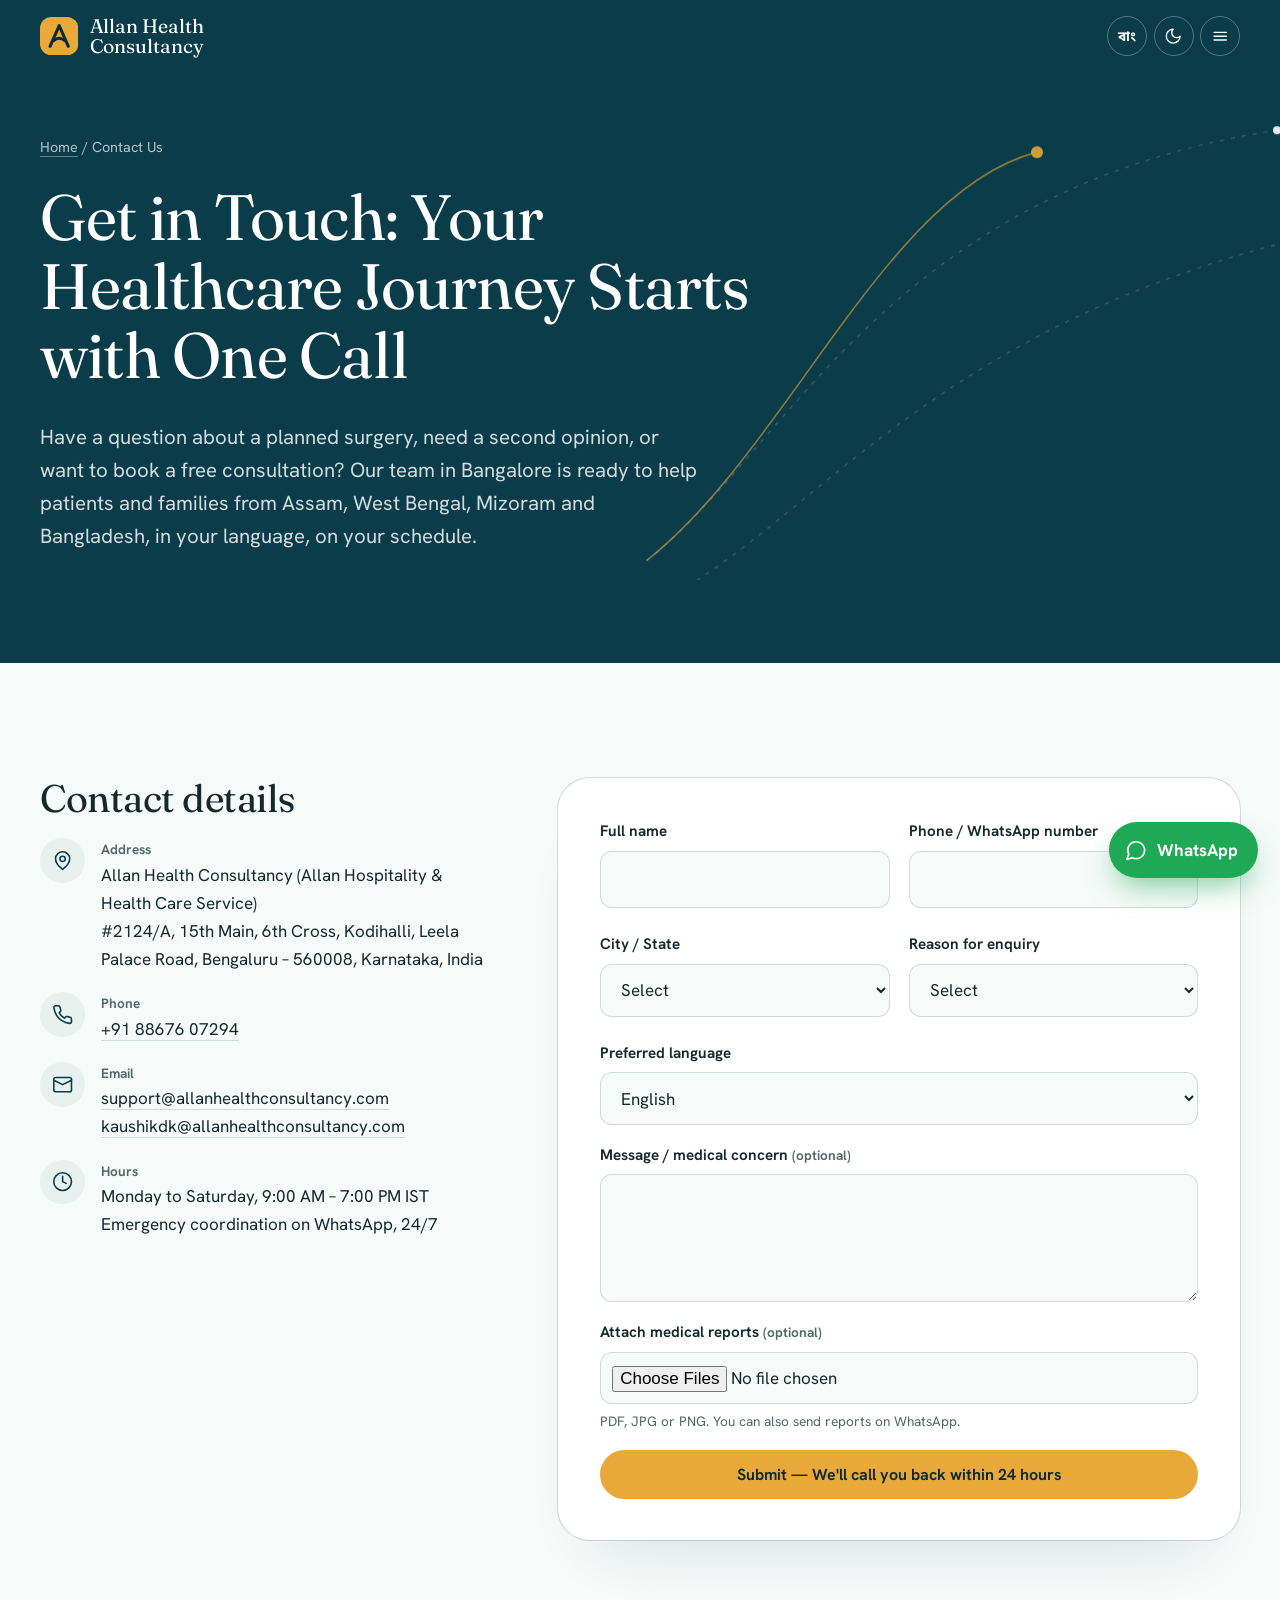
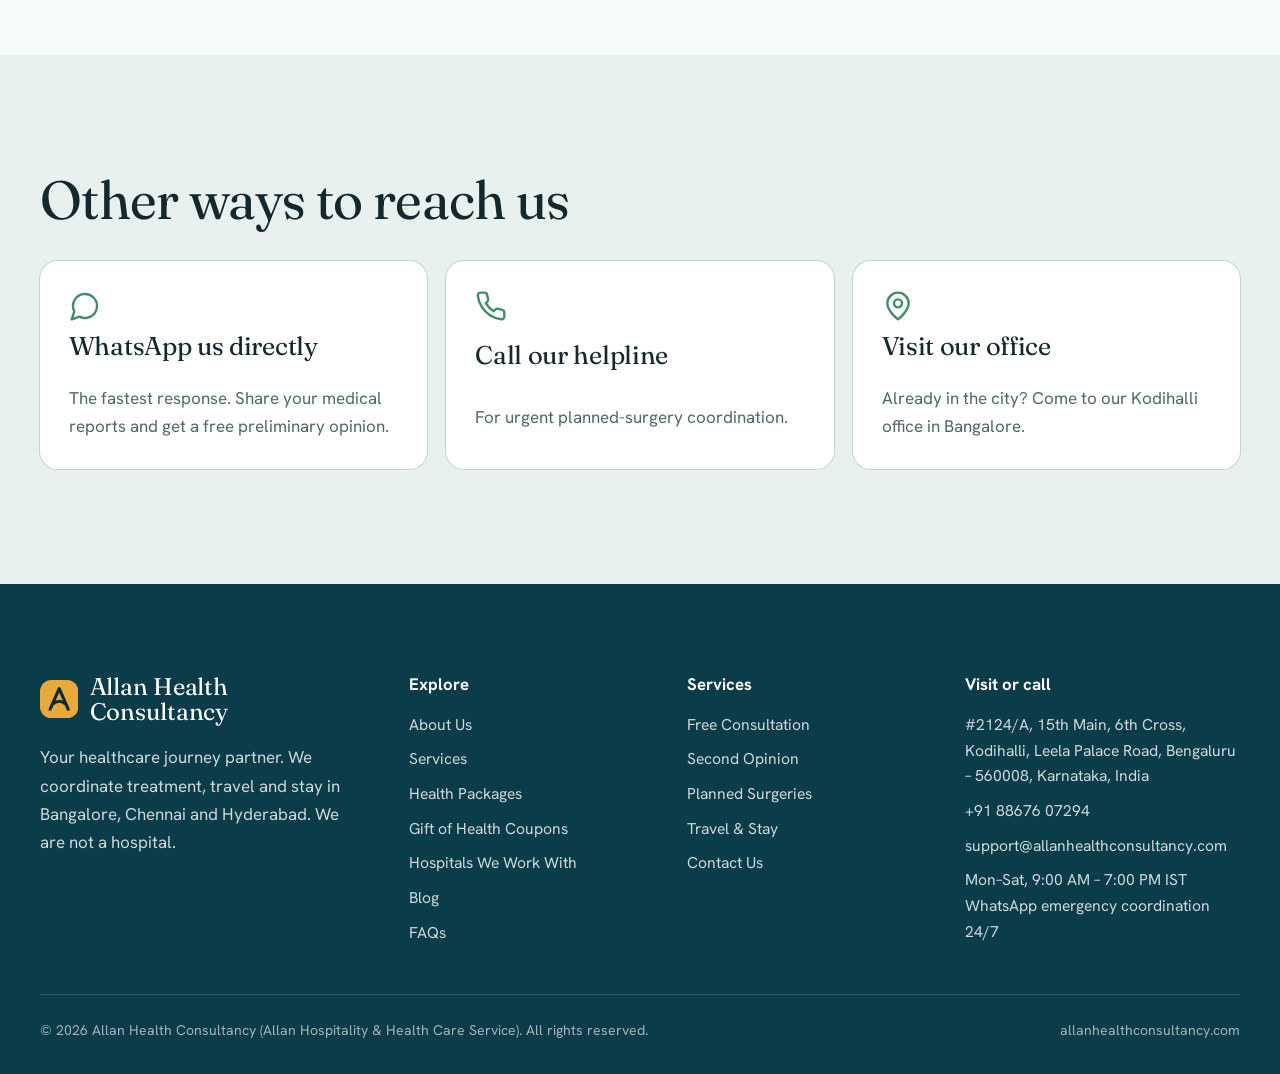
<file: contact-us.html>
<!doctype html><html lang="en"><head><meta charset="utf-8">
<meta name="viewport" content="width=device-width, initial-scale=1, viewport-fit=cover">
<title>Contact Allan Health Consultancy Bangalore │ Free Consultation for Assam, Bengal &amp; Bangladesh Patients</title>
<meta name="description" content="Get in touch with Allan Health Consultancy in Bangalore for free medical consultation, hospital appointments, and treatment assistance. Call, WhatsApp, or email us today.">
<meta name="keywords" content="contact medical tourism Bangalore, free consultation health Bangalore, Allan Health Consultancy contact">
<link rel="canonical" href="https://allanhealthconsultancy.com/contact-us">
<meta property="og:type" content="website"><meta property="og:site_name" content="Allan Health Consultancy">
<meta property="og:title" content="Contact Allan Health Consultancy Bangalore │ Free Consultation for Assam, Bengal &amp; Bangladesh Patients"><meta property="og:description" content="Get in touch with Allan Health Consultancy in Bangalore for free medical consultation, hospital appointments, and treatment assistance. Call, WhatsApp, or email us today."><meta property="og:url" content="https://allanhealthconsultancy.com/contact-us">
<meta name="twitter:card" content="summary">
<meta name="theme-color" content="#0B3C49"><meta name="color-scheme" content="light dark">
<meta name="apple-mobile-web-app-capable" content="yes"><meta name="mobile-web-app-capable" content="yes">
<meta name="apple-mobile-web-app-title" content="Allan Health">
<link rel="icon" href="assets/img/favicon.svg" type="image/svg+xml">
<link rel="apple-touch-icon" href="assets/img/icon-192.png">
<link rel="manifest" href="manifest.webmanifest">
<link rel="preconnect" href="https://fonts.googleapis.com"><link rel="preconnect" href="https://fonts.gstatic.com" crossorigin>
<link rel="stylesheet" href="https://fonts.googleapis.com/css2?family=Fraunces:opsz,wght@9..144,300..700&family=Hanken+Grotesk:wght@400;500;600;700&family=Noto+Sans+Bengali:wght@400;600&family=Noto+Serif+Bengali:wght@400;600&display=swap">
<link rel="stylesheet" href="assets/css/styles.css">
<script type="application/ld+json">{"@context": "https://schema.org", "@type": "MedicalBusiness", "name": "Allan Health Consultancy", "alternateName": "Allan Hospitality & Health Care Service", "url": "https://allanhealthconsultancy.com", "telephone": "+91 88676 07294", "email": "support@allanhealthconsultancy.com", "address": {"@type": "PostalAddress", "streetAddress": "#2124/A, 15th Main, 6th Cross, Kodihalli, Leela Palace Road", "addressLocality": "Bengaluru", "addressRegion": "Karnataka", "postalCode": "560008", "addressCountry": "IN"}, "openingHours": "Mo-Sa 09:00-19:00", "areaServed": ["Assam", "West Bengal", "Mizoram", "Bangladesh", "Sri Lanka", "SAARC countries", "United Kingdom", "United States"], "description": "Medical facilitation and patient-support company connecting patients with hospitals in Bangalore, Chennai and Hyderabad."}</script></head><body data-pwa="on"><a class="skip" href="#main">Skip to content</a><div class="progress" aria-hidden="true"></div><header class="hdr" id="top"><div class="wrap hdr-in">
<a class="brand" href="index.html" aria-label="Allan Health Consultancy, home"><svg class="brand-mark" viewBox="0 0 40 40" aria-hidden="true"><rect width="40" height="40" rx="12" fill="#E8A93A"/><path d="M10.5 30.5 20 9l9.5 21.5" fill="none" stroke="#0B2A33" stroke-width="3.2" stroke-linecap="round" stroke-linejoin="round"/><path d="M14.2 24.5q5.8-4.6 11.6 0" fill="none" stroke="#0B2A33" stroke-width="3" stroke-linecap="round"/></svg><span class="brand-name">Allan Health<br>Consultancy<small>Allan Hospitality &amp; Health Care Service</small></span></a>
<nav class="nav" aria-label="Primary">
<a href="about-us.html" data-nav="about-us" data-i18n="nav.about">About Us</a>
<div class="nav-item"><a href="services.html" data-nav="services" data-i18n="nav.services">Services</a><button type="button" aria-label="Show services menu" aria-haspopup="true"><svg class="i" aria-hidden="true"><use href="#i-chevron"/></svg></button>
<div class="dd"><div><h4>Core services</h4>
<a href="services.html#free-consultation">Free Consultation</a><a href="services.html#second-opinion">Second Opinion Consultation</a><a href="health-packages.html">Health Check-Up Packages</a><a href="services.html#travel-stay">Travel, Visa &amp; Accommodation Assistance</a></div>
<div><h4>Planned surgeries</h4><div class="dd-sub"><a href="services.html#surg-knee-hip">Knee & hip replacement</a><a href="services.html#surg-cardiac">Cardiac surgery</a><a href="services.html#surg-ivf">IVF & infertility treatment</a><a href="services.html#surg-gynecology">Gynecology & women's health</a><a href="services.html#surg-oncology">Cancer treatment (oncology)</a><a href="services.html#surg-neuro-spine">Neuro & spine surgery</a><a href="services.html#surg-urology">Urology</a><a href="services.html#surg-laparoscopic">Laparoscopic & general surgery</a><a href="services.html#surg-bariatric">Bariatric surgery</a><a href="services.html#surg-transplant">Organ transplant</a></div></div></div></div>
<a href="health-packages.html" data-nav="health-packages" data-i18n="nav.packages">Health Packages</a><a href="gift-of-health-coupons.html" data-nav="gift-of-health-coupons" data-i18n="nav.gift">Gift Coupons</a><a href="hospitals.html" data-nav="hospitals" data-i18n="nav.hospitals">Hospitals</a><a href="blog.html" data-nav="blog" data-i18n="nav.blog">Blog</a><a href="faqs.html" data-nav="faqs" data-i18n="nav.faqs">FAQs</a>
</nav>
<div class="hdr-tools">
<button type="button" class="tool" data-lang-btn aria-label="বাংলায় দেখুন">বাং</button>
<button type="button" class="tool theme" data-theme-btn aria-label="Switch light or dark theme"><svg class="i" aria-hidden="true"><use href="#i-moon"/></svg></button>
<a class="btn btn-primary btn-cta" href="contact-us.html" data-i18n="cta.book">Book a free consultation</a>
<button type="button" class="tool burger" aria-label="Menu" aria-expanded="false" aria-controls="menu"><svg class="i" aria-hidden="true"><use href="#i-menu"/></svg></button>
</div></div></header><div class="menu" id="menu"><nav aria-label="Mobile"><a style="--i:0" href="index.html" data-nav="index" data-i18n="nav.home">Home</a><a style="--i:1" href="about-us.html" data-nav="about-us" data-i18n="nav.about">About Us</a><a style="--i:2" href="services.html" data-nav="services" data-i18n="nav.services">Services</a><a class="sub" style="--i:3" href="services.html#free-consultation">Free Consultation</a><a class="sub" style="--i:4" href="services.html#second-opinion">Second Opinion Consultation</a><a class="sub" style="--i:5" href="health-packages.html">Health Check-Up Packages</a><a class="sub" style="--i:6" href="services.html#travel-stay">Travel, Visa &amp; Accommodation Assistance</a><a class="sub" style="--i:7" href="services.html#surgeries">Planned Surgeries</a><a style="--i:8" href="health-packages.html" data-nav="health-packages" data-i18n="nav.packages">Health Packages</a><a style="--i:9" href="gift-of-health-coupons.html" data-nav="gift-of-health-coupons" data-i18n="nav.gift">Gift of Health Coupons</a><a style="--i:10" href="hospitals.html" data-nav="hospitals" data-i18n="nav.hospitals">Hospitals We Work With</a><a style="--i:11" href="blog.html" data-nav="blog" data-i18n="nav.blog">Blog</a><a style="--i:12" href="faqs.html" data-nav="faqs" data-i18n="nav.faqs">FAQs</a><a style="--i:13" href="contact-us.html" data-nav="contact-us" data-i18n="nav.contact">Contact Us</a></nav><div class="btn-row"><a class="btn btn-primary" href="contact-us.html" data-i18n="cta.book">Book a free consultation</a><a class="btn btn-line" href="https://wa.me/918867607294?text=Hello%20Allan%20Health%20Consultancy%2C%20I%20would%20like%20to%20know%20more." target="_blank" rel="noopener"><svg class="i" aria-hidden="true"><use href="#i-chat"/></svg> WhatsApp</a></div></div><main id="main"><section class="phero on-deep"><svg class="phero-deco" data-parallax="0.12" viewBox="0 0 720 520" aria-hidden="true"><path d="M10 500C150 390 250 130 640 70"/><path d="M60 520C200 430 330 250 700 170"/><path class="g" d="M10 500C150 390 250 130 400 92"/><circle cx="400" cy="92" r="6"/><circle cx="640" cy="70" r="4" style="fill:#fff"/></svg><div class="wrap"><nav class="crumbs" aria-label="Breadcrumb"><a href="index.html">Home</a> / Contact Us</nav><h1 data-split>Get in Touch: Your Healthcare Journey Starts with One Call</h1><p class="lead">Have a question about a planned surgery, need a second opinion, or want to book a free consultation? Our team in Bangalore is ready to help patients and families from Assam, West Bengal, Mizoram and Bangladesh, in your language, on your schedule.</p></div></section>
<section class="sec"><div class="wrap contact-grid">
 <div class="stack"><h2 style="font-size:clamp(1.8rem,3vw,2.4rem)">Contact details</h2>
 <ul class="contact-list">
  <li><span class="ic"><svg class="i" aria-hidden="true"><use href="#i-pin"/></svg></span><div><b>Address</b>Allan Health Consultancy (Allan Hospitality &amp; Health Care Service)<br>#2124/A, 15th Main, 6th Cross, Kodihalli, Leela Palace Road, Bengaluru – 560008, Karnataka, India</div></li>
  <li><span class="ic"><svg class="i" aria-hidden="true"><use href="#i-phone"/></svg></span><div><b>Phone</b><a href="tel:+918867607294">+91 88676 07294</a></div></li>
  <li><span class="ic"><svg class="i" aria-hidden="true"><use href="#i-mail"/></svg></span><div><b>Email</b><a href="mailto:support@allanhealthconsultancy.com">support@allanhealthconsultancy.com</a><br><a href="mailto:kaushikdk@allanhealthconsultancy.com">kaushikdk@allanhealthconsultancy.com</a></div></li>
  <li><span class="ic"><svg class="i" aria-hidden="true"><use href="#i-clock"/></svg></span><div><b>Hours</b>Monday to Saturday, 9:00 AM – 7:00 PM IST<br>Emergency coordination on WhatsApp, 24/7</div></li>
 </ul></div>
 <form class="form" data-contact-form data-endpoint="" novalidate aria-label="Contact form">
  <div class="f" data-req><label for="f-name">Full name</label><input id="f-name" name="name" autocomplete="name" required><span class="err" role="alert"></span></div>
  <div class="f" data-req><label for="f-phone">Phone / WhatsApp number</label><input id="f-phone" name="phone" type="tel" inputmode="tel" autocomplete="tel" required><span class="err" role="alert"></span></div>
  <div class="f" data-req><label for="f-region">City / State</label><select id="f-region" name="region" required><option value="">Select</option><option>Assam</option><option>West Bengal</option><option>Mizoram</option><option>Bangladesh</option><option>Other</option></select><span class="err" role="alert"></span></div><div class="f" data-req><label for="f-reason">Reason for enquiry</label><select id="f-reason" name="reason" required><option value="">Select</option><option>Free Consultation</option><option>Planned Surgery</option><option>Health Check-up Package</option><option>Second Opinion</option><option>Gift Coupon</option><option>Other</option></select><span class="err" role="alert"></span></div>
  <div class="f full"><label for="f-language">Preferred language</label><select id="f-language" name="language"><option>English</option><option>Assamese</option><option>Bengali</option><option>Bangla</option></select></div>
  <div class="f full"><label for="f-message">Message / medical concern <small>(optional)</small></label><textarea id="f-message" name="message"></textarea></div>
  <div class="f full"><label for="f-files">Attach medical reports <small>(optional)</small></label><input id="f-files" name="reports" type="file" multiple accept=".pdf,.jpg,.jpeg,.png"><small>PDF, JPG or PNG. You can also send reports on WhatsApp.</small></div>
  <div class="f full"><button class="btn btn-primary btn-block" type="submit" data-i18n="form.submit">Submit — We'll call you back within 24 hours</button></div>
  <div class="form-ok" role="status"><div class="tick"><svg class="i" aria-hidden="true"><use href="#i-check"/></svg></div><h3>Thank you, <span data-ok-name></span>.</h3><p class="muted">We'll call you back within 24 hours. For the fastest response, send your reports on WhatsApp now.</p><a class="btn btn-primary" data-ok-wa href="https://wa.me/918867607294?text=Hello%20Allan%20Health%20Consultancy%2C%20I%20would%20like%20to%20know%20more." target="_blank" rel="noopener"><svg class="i" aria-hidden="true"><use href="#i-chat"/></svg> Send on WhatsApp</a></div>
 </form>
</div></section>

<section class="sec sec-alt"><div class="wrap"><h2 data-split style="margin-bottom:2rem">Other ways to reach us</h2>
 <div class="tiles">
  <a class="tile" href="https://wa.me/918867607294?text=Hello%20Allan%20Health%20Consultancy%2C%20I%20would%20like%20to%20know%20more." target="_blank" rel="noopener"><svg class="i" aria-hidden="true"><use href="#i-chat"/></svg><h3>WhatsApp us directly</h3><p class="muted" style="margin:0">The fastest response. Share your medical reports and get a free preliminary opinion.</p></a>
  <a class="tile" href="tel:+918867607294"><svg class="i" aria-hidden="true"><use href="#i-phone"/></svg><h3>Call our helpline</h3><p class="muted" style="margin:0">For urgent planned-surgery coordination.</p></a>
  <a class="tile" href="https://www.google.com/maps/search/?api=1&amp;query=Allan+Health+Consultancy+Kodihalli+Bengaluru" target="_blank" rel="noopener"><svg class="i" aria-hidden="true"><use href="#i-pin"/></svg><h3>Visit our office</h3><p class="muted" style="margin:0">Already in the city? Come to our Kodihalli office in Bangalore.</p></a>
 </div></div></section>
</main><footer class="foot"><div class="wrap"><div class="foot-grid">
<div><a class="brand" href="index.html"><svg class="brand-mark" viewBox="0 0 40 40" aria-hidden="true"><rect width="40" height="40" rx="12" fill="#E8A93A"/><path d="M10.5 30.5 20 9l9.5 21.5" fill="none" stroke="#0B2A33" stroke-width="3.2" stroke-linecap="round" stroke-linejoin="round"/><path d="M14.2 24.5q5.8-4.6 11.6 0" fill="none" stroke="#0B2A33" stroke-width="3" stroke-linecap="round"/></svg><span class="brand-name">Allan Health<br>Consultancy</span></a>
<p style="margin-top:1.2rem;max-width:34ch">Your healthcare journey partner. We coordinate treatment, travel and stay in Bangalore, Chennai and Hyderabad. We are not a hospital.</p></div>
<div><h4>Explore</h4><ul><li><a href="about-us.html">About Us</a></li><li><a href="services.html">Services</a></li><li><a href="health-packages.html">Health Packages</a></li><li><a href="gift-of-health-coupons.html">Gift of Health Coupons</a></li><li><a href="hospitals.html">Hospitals We Work With</a></li><li><a href="blog.html">Blog</a></li><li><a href="faqs.html">FAQs</a></li></ul></div>
<div><h4>Services</h4><ul><li><a href="services.html#free-consultation">Free Consultation</a></li><li><a href="services.html#second-opinion">Second Opinion</a></li><li><a href="services.html#surgeries">Planned Surgeries</a></li><li><a href="services.html#travel-stay">Travel &amp; Stay</a></li><li><a href="contact-us.html">Contact Us</a></li></ul></div>
<div><h4>Visit or call</h4><ul><li>#2124/A, 15th Main, 6th Cross, Kodihalli, Leela Palace Road, Bengaluru – 560008, Karnataka, India</li><li><a href="tel:+918867607294">+91 88676 07294</a></li><li><a href="mailto:support@allanhealthconsultancy.com">support@allanhealthconsultancy.com</a></li><li>Mon–Sat, 9:00 AM – 7:00 PM IST<br>WhatsApp emergency coordination 24/7</li></ul></div>
</div><div class="foot-note"><span>© <span data-year>2026</span> Allan Health Consultancy (Allan Hospitality &amp; Health Care Service). All rights reserved.</span><span>allanhealthconsultancy.com</span></div></div></footer><div class="actionbar" role="navigation" aria-label="Quick contact"><a href="tel:+918867607294"><svg class="i" aria-hidden="true"><use href="#i-phone"/></svg><span data-i18n="cta.call">Call</span></a><a href="https://wa.me/918867607294?text=Hello%20Allan%20Health%20Consultancy%2C%20I%20would%20like%20to%20know%20more." target="_blank" rel="noopener"><svg class="i" aria-hidden="true"><use href="#i-chat"/></svg><span>WhatsApp</span></a><a class="go" href="contact-us.html"><svg class="i" aria-hidden="true"><use href="#i-pulse"/></svg><span>Book free</span></a></div><a class="wa-float" href="https://wa.me/918867607294?text=Hello%20Allan%20Health%20Consultancy%2C%20I%20would%20like%20to%20know%20more." target="_blank" rel="noopener" aria-label="Chat on WhatsApp"><svg class="i" aria-hidden="true"><use href="#i-chat"/></svg><span>WhatsApp</span></a><svg width="0" height="0" style="position:absolute" aria-hidden="true" focusable="false"><symbol id="i-arrow" viewBox="0 0 24 24"><path d="M5 12h14M12 5l7 7-7 7"/></symbol><symbol id="i-check" viewBox="0 0 24 24"><path d="M20 6 9 17l-5-5"/></symbol><symbol id="i-phone" viewBox="0 0 24 24"><path d="M22 16.92v3a2 2 0 0 1-2.18 2 19.79 19.79 0 0 1-8.63-3.07 19.5 19.5 0 0 1-6-6 19.79 19.79 0 0 1-3.07-8.67A2 2 0 0 1 4.11 2h3a2 2 0 0 1 2 1.72c.13.96.36 1.9.7 2.81a2 2 0 0 1-.45 2.11L8.09 9.91a16 16 0 0 0 6 6l1.27-1.27a2 2 0 0 1 2.11-.45c.91.34 1.85.57 2.81.7A2 2 0 0 1 22 16.92z"/></symbol><symbol id="i-mail" viewBox="0 0 24 24"><rect x="2" y="4" width="20" height="16" rx="2"/><path d="m22 7-10 5L2 7"/></symbol><symbol id="i-pin" viewBox="0 0 24 24"><path d="M20 10c0 6-8 12-8 12S4 16 4 10a8 8 0 0 1 16 0Z"/><circle cx="12" cy="10" r="3"/></symbol><symbol id="i-clock" viewBox="0 0 24 24"><circle cx="12" cy="12" r="10"/><path d="M12 6v6l4 2"/></symbol><symbol id="i-chat" viewBox="0 0 24 24"><path d="M7.9 20A9 9 0 1 0 4 16.1L2 22Z"/></symbol><symbol id="i-shield" viewBox="0 0 24 24"><path d="M20 13c0 5-3.5 7.5-7.66 8.95a1 1 0 0 1-.67-.01C7.5 20.5 4 18 4 13V6a1 1 0 0 1 1-1c2 0 4.5-1.2 6.24-2.72a1.17 1.17 0 0 1 1.52 0C14.51 3.81 17 5 19 5a1 1 0 0 1 1 1z"/><path d="m9 12 2 2 4-4"/></symbol><symbol id="i-menu" viewBox="0 0 24 24"><path d="M4 7h16M4 12h16M4 17h16"/></symbol><symbol id="i-x" viewBox="0 0 24 24"><path d="M18 6 6 18M6 6l12 12"/></symbol><symbol id="i-plus" viewBox="0 0 24 24"><path d="M12 5v14M5 12h14"/></symbol><symbol id="i-chevron" viewBox="0 0 24 24"><path d="m6 9 6 6 6-6"/></symbol><symbol id="i-moon" viewBox="0 0 24 24"><path d="M12 3a6 6 0 0 0 9 9 9 9 0 1 1-9-9Z"/></symbol><symbol id="i-down" viewBox="0 0 24 24"><path d="M12 5v14M19 12l-7 7-7-7"/></symbol><symbol id="i-pulse" viewBox="0 0 24 24"><path d="M19 14c1.49-1.46 3-3.21 3-5.5A5.5 5.5 0 0 0 16.5 3c-1.76 0-3 .5-4.5 2-1.5-1.5-2.74-2-4.5-2A5.5 5.5 0 0 0 2 8.5c0 2.3 1.5 4.05 3 5.5l7 7Z"/><path d="M3.22 12H9.5l.5-1 2 4.5 2-7 1.5 3.5h5.27"/></symbol><symbol id="i-plane" viewBox="0 0 24 24"><path d="M22 2 11 13"/><path d="M22 2l-7 20-4-9-9-4 20-7z"/></symbol><symbol id="i-gift" viewBox="0 0 24 24"><path d="M20 12v10H4V12"/><path d="M2 7h20v5H2z"/><path d="M12 22V7"/><path d="M12 7H7.5a2.5 2.5 0 0 1 0-5C11 2 12 7 12 7z"/><path d="M12 7h4.5a2.5 2.5 0 0 0 0-5C13 2 12 7 12 7z"/></symbol></svg><script src="assets/js/main.js" defer></script></body></html>
</file>
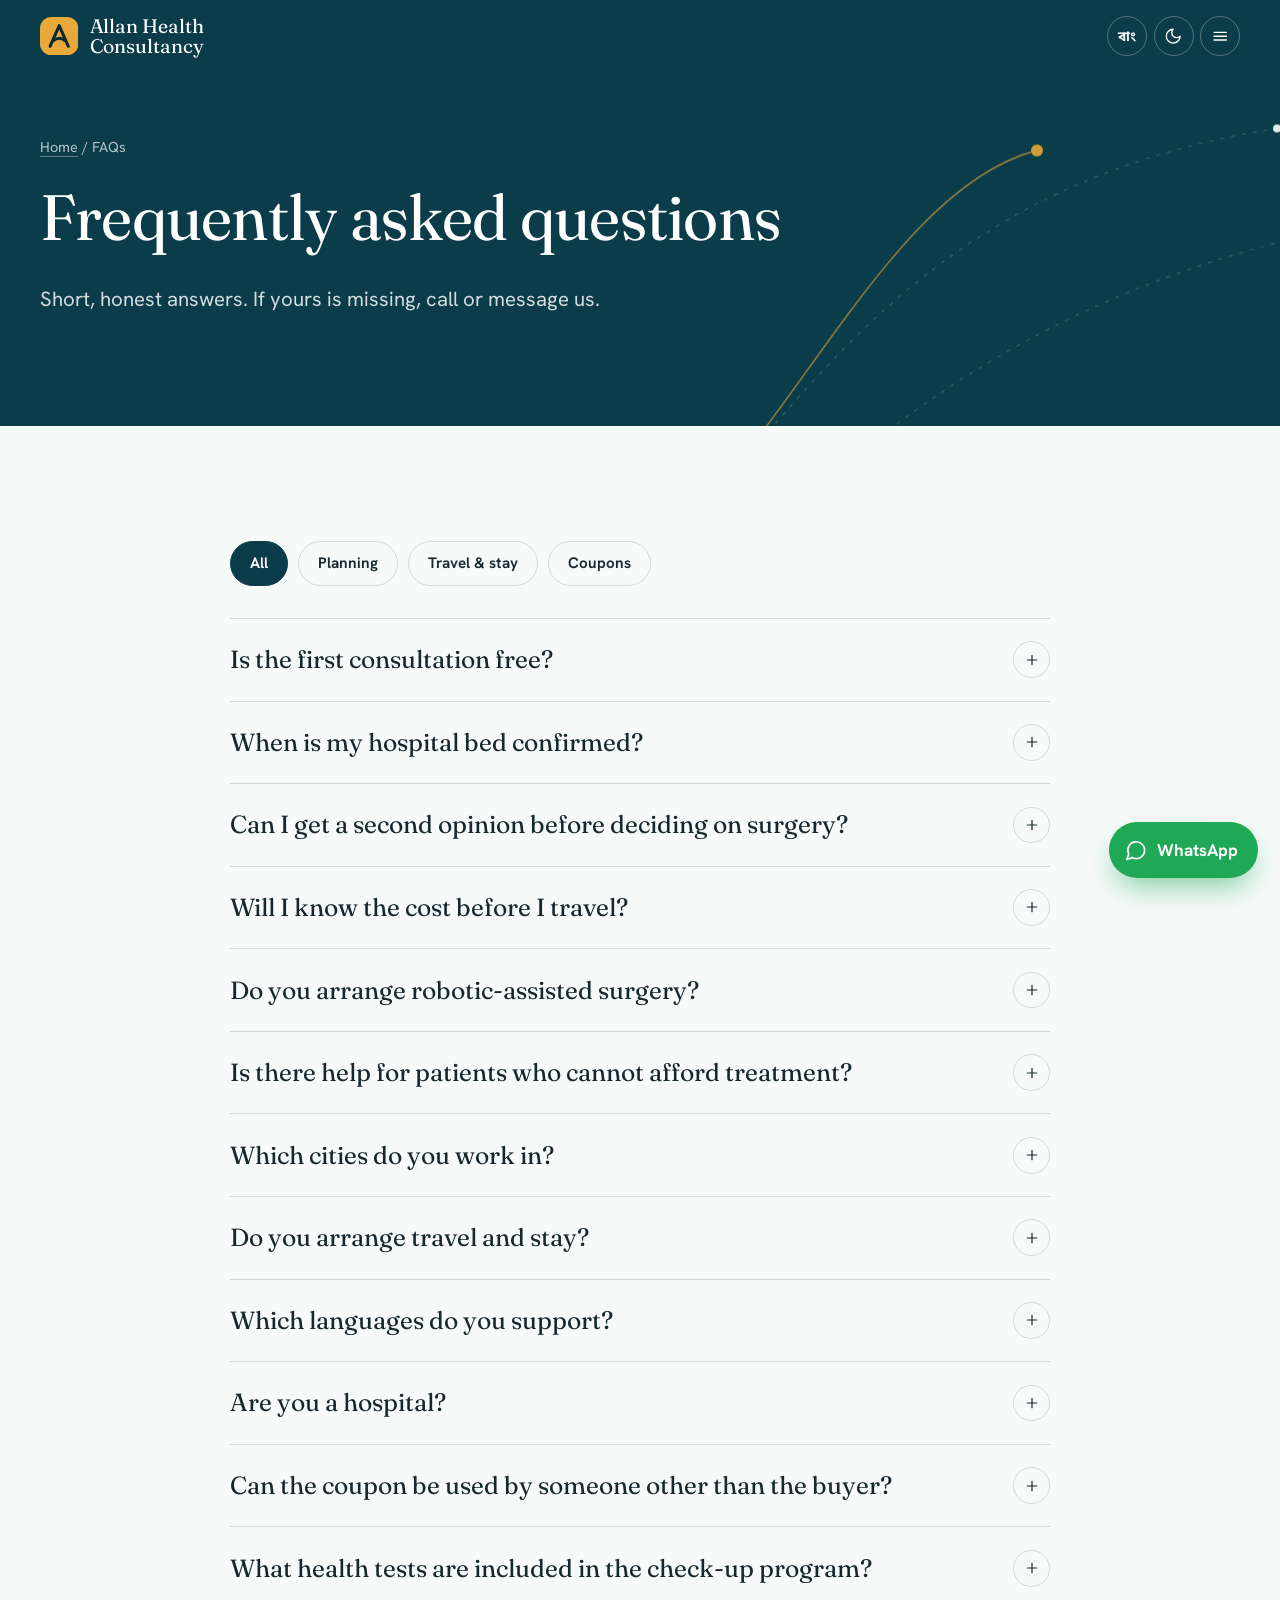
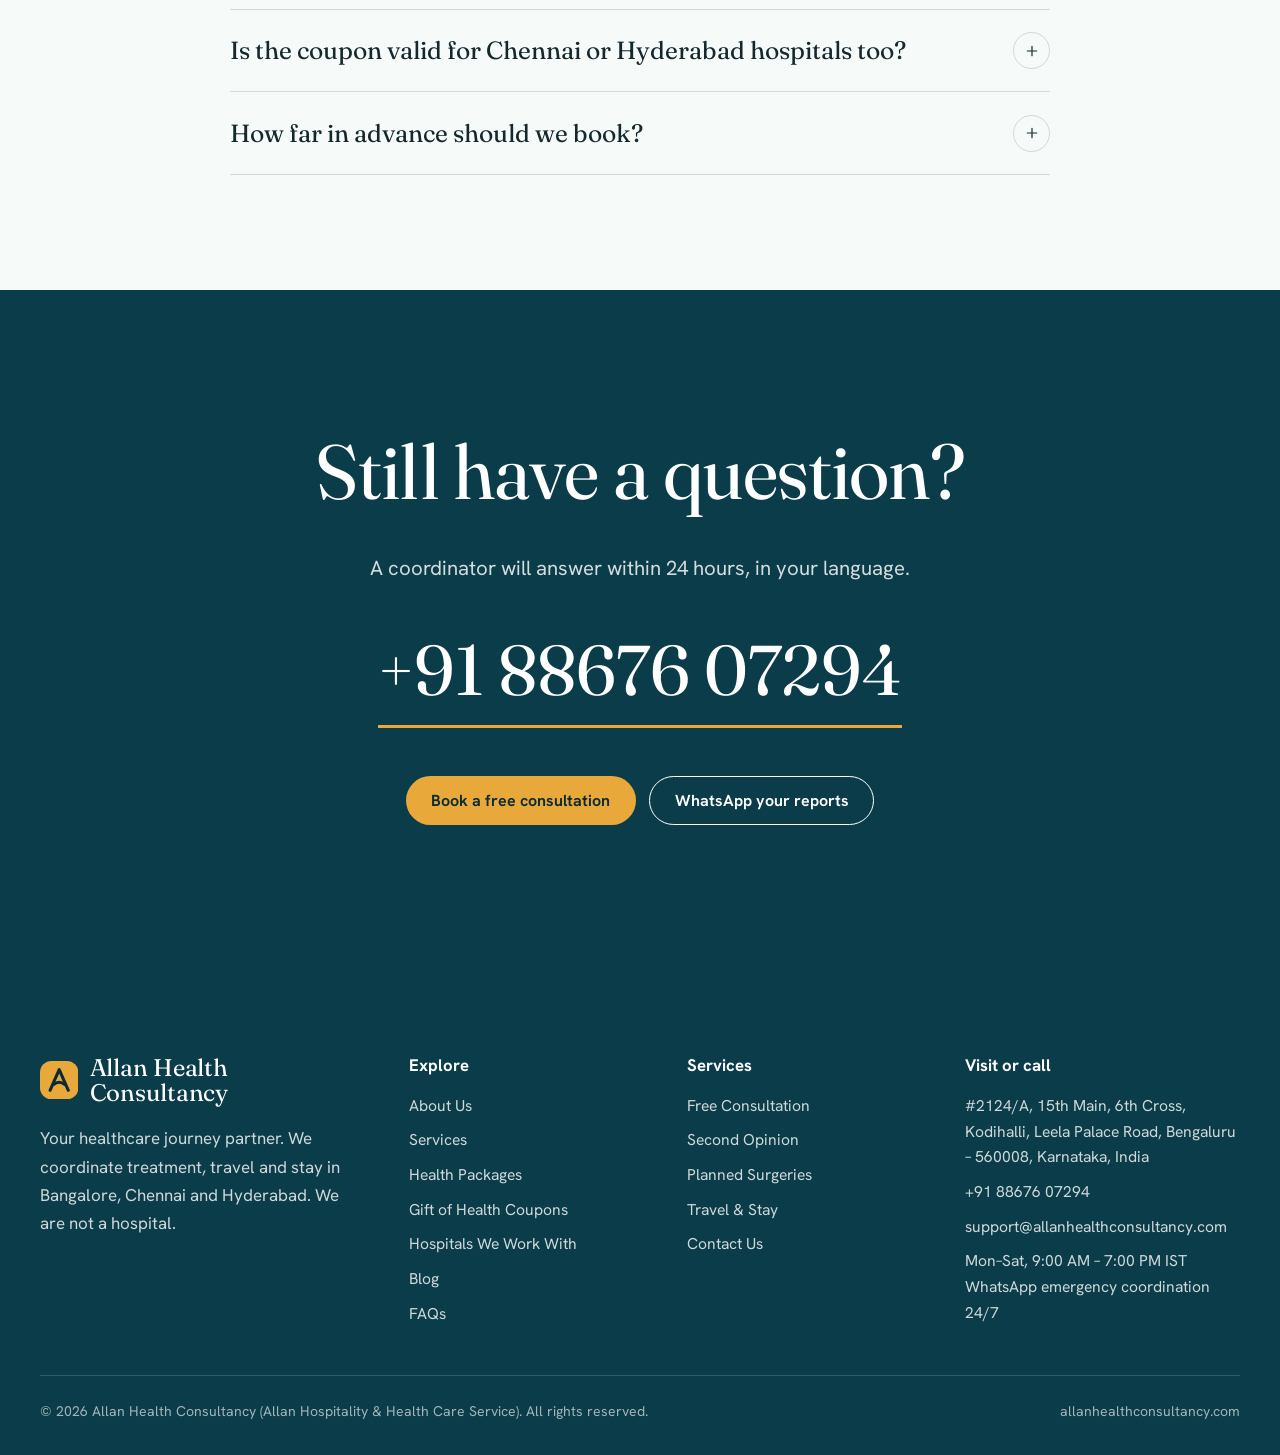
<file: faqs.html>
<!doctype html><html lang="en"><head><meta charset="utf-8">
<meta name="viewport" content="width=device-width, initial-scale=1, viewport-fit=cover">
<title>FAQs │ Second Opinion, Bed Booking, Travel &amp; Coupons – Allan Health Consultancy</title>
<meta name="description" content="Answers about free consultation, second opinions, hospital bed booking, cost estimates, travel and stay, and Gift of Health coupons.">
<meta name="keywords" content="medical tourism FAQs Bangalore, second opinion questions, hospital bed booking process">
<link rel="canonical" href="https://allanhealthconsultancy.com/faqs">
<meta property="og:type" content="website"><meta property="og:site_name" content="Allan Health Consultancy">
<meta property="og:title" content="FAQs │ Second Opinion, Bed Booking, Travel &amp; Coupons – Allan Health Consultancy"><meta property="og:description" content="Answers about free consultation, second opinions, hospital bed booking, cost estimates, travel and stay, and Gift of Health coupons."><meta property="og:url" content="https://allanhealthconsultancy.com/faqs">
<meta name="twitter:card" content="summary">
<meta name="theme-color" content="#0B3C49"><meta name="color-scheme" content="light dark">
<meta name="apple-mobile-web-app-capable" content="yes"><meta name="mobile-web-app-capable" content="yes">
<meta name="apple-mobile-web-app-title" content="Allan Health">
<link rel="icon" href="assets/img/favicon.svg" type="image/svg+xml">
<link rel="apple-touch-icon" href="assets/img/icon-192.png">
<link rel="manifest" href="manifest.webmanifest">
<link rel="preconnect" href="https://fonts.googleapis.com"><link rel="preconnect" href="https://fonts.gstatic.com" crossorigin>
<link rel="stylesheet" href="https://fonts.googleapis.com/css2?family=Fraunces:opsz,wght@9..144,300..700&family=Hanken+Grotesk:wght@400;500;600;700&family=Noto+Sans+Bengali:wght@400;600&family=Noto+Serif+Bengali:wght@400;600&display=swap">
<link rel="stylesheet" href="assets/css/styles.css">
<script type="application/ld+json">{"@context": "https://schema.org", "@type": "MedicalBusiness", "name": "Allan Health Consultancy", "alternateName": "Allan Hospitality & Health Care Service", "url": "https://allanhealthconsultancy.com", "telephone": "+91 88676 07294", "email": "support@allanhealthconsultancy.com", "address": {"@type": "PostalAddress", "streetAddress": "#2124/A, 15th Main, 6th Cross, Kodihalli, Leela Palace Road", "addressLocality": "Bengaluru", "addressRegion": "Karnataka", "postalCode": "560008", "addressCountry": "IN"}, "openingHours": "Mo-Sa 09:00-19:00", "areaServed": ["Assam", "West Bengal", "Mizoram", "Bangladesh", "Sri Lanka", "SAARC countries", "United Kingdom", "United States"], "description": "Medical facilitation and patient-support company connecting patients with hospitals in Bangalore, Chennai and Hyderabad."}</script>
<script type="application/ld+json">{"@context": "https://schema.org", "@type": "FAQPage", "mainEntity": [{"@type": "Question", "name": "Is the first consultation free?", "acceptedAnswer": {"@type": "Answer", "text": "Yes. We offer free preliminary consultations to help you understand your options. You can also share your medical reports on WhatsApp for a free preliminary opinion."}}, {"@type": "Question", "name": "When is my hospital bed confirmed?", "acceptedAnswer": {"@type": "Answer", "text": "Only after intimation, consultation or second-opinion review, and medical supervision sign-off. This keeps every admission medically appropriate and properly planned."}}, {"@type": "Question", "name": "Can I get a second opinion before deciding on surgery?", "acceptedAnswer": {"@type": "Answer", "text": "Yes. Senior specialists review your case before you commit. If the treating doctor raises a specific concern, we arrange additional free consultations."}}, {"@type": "Question", "name": "Will I know the cost before I travel?", "acceptedAnswer": {"@type": "Answer", "text": "Yes. We share transparent, upfront cost estimates with no hidden charges."}}, {"@type": "Question", "name": "Do you arrange robotic-assisted surgery?", "acceptedAnswer": {"@type": "Answer", "text": "We can arrange access to robotic-assisted surgery options across major specialties, where medically appropriate."}}, {"@type": "Question", "name": "Is there help for patients who cannot afford treatment?", "acceptedAnswer": {"@type": "Answer", "text": "We run a dedicated assistance track that connects underprivileged patients with hospital charitable schemes and subsidised care wherever available."}}, {"@type": "Question", "name": "Which cities do you work in?", "acceptedAnswer": {"@type": "Answer", "text": "Our default network is centred in Bangalore, with partner options in Chennai and Hyderabad."}}, {"@type": "Question", "name": "Do you arrange travel and stay?", "acceptedAnswer": {"@type": "Answer", "text": "Yes. We arrange flights, accommodation, airport or railway station pickup and drop, and local transport."}}, {"@type": "Question", "name": "Which languages do you support?", "acceptedAnswer": {"@type": "Answer", "text": "We provide interpreter and language support in Assamese and Bengali (Bangla), alongside English."}}, {"@type": "Question", "name": "Are you a hospital?", "acceptedAnswer": {"@type": "Answer", "text": "No. We are a healthcare journey partner. We connect you with leading hospitals and support you at every step."}}, {"@type": "Question", "name": "Can the coupon be used by someone other than the buyer?", "acceptedAnswer": {"@type": "Answer", "text": "Yes. GOHC is fully transferable and makes an ideal gift for parents, relatives or employees."}}, {"@type": "Question", "name": "What health tests are included in the check-up program?", "acceptedAnswer": {"@type": "Answer", "text": "The comprehensive check-up includes blood work, cardiac screening, a diabetes panel and a physician consultation. Specific tests can be customised based on age and risk factors. Ask our team."}}, {"@type": "Question", "name": "Is the coupon valid for Chennai or Hyderabad hospitals too?", "acceptedAnswer": {"@type": "Answer", "text": "Yes, on request. Our default network is centred in Bangalore, with partner options in Chennai and Hyderabad."}}, {"@type": "Question", "name": "How far in advance should we book?", "acceptedAnswer": {"@type": "Answer", "text": "We recommend booking at least 2 weeks ahead for the Economical and Couples coupons. For the Premium Class GOHC, which includes flight coordination, please book at least 15 days in advance so we can arrange flights, hospital slots and accommodation without delay."}}]}</script></head><body data-pwa="on"><a class="skip" href="#main">Skip to content</a><div class="progress" aria-hidden="true"></div><header class="hdr" id="top"><div class="wrap hdr-in">
<a class="brand" href="index.html" aria-label="Allan Health Consultancy, home"><svg class="brand-mark" viewBox="0 0 40 40" aria-hidden="true"><rect width="40" height="40" rx="12" fill="#E8A93A"/><path d="M10.5 30.5 20 9l9.5 21.5" fill="none" stroke="#0B2A33" stroke-width="3.2" stroke-linecap="round" stroke-linejoin="round"/><path d="M14.2 24.5q5.8-4.6 11.6 0" fill="none" stroke="#0B2A33" stroke-width="3" stroke-linecap="round"/></svg><span class="brand-name">Allan Health<br>Consultancy<small>Allan Hospitality &amp; Health Care Service</small></span></a>
<nav class="nav" aria-label="Primary">
<a href="about-us.html" data-nav="about-us" data-i18n="nav.about">About Us</a>
<div class="nav-item"><a href="services.html" data-nav="services" data-i18n="nav.services">Services</a><button type="button" aria-label="Show services menu" aria-haspopup="true"><svg class="i" aria-hidden="true"><use href="#i-chevron"/></svg></button>
<div class="dd"><div><h4>Core services</h4>
<a href="services.html#free-consultation">Free Consultation</a><a href="services.html#second-opinion">Second Opinion Consultation</a><a href="health-packages.html">Health Check-Up Packages</a><a href="services.html#travel-stay">Travel, Visa &amp; Accommodation Assistance</a></div>
<div><h4>Planned surgeries</h4><div class="dd-sub"><a href="services.html#surg-knee-hip">Knee & hip replacement</a><a href="services.html#surg-cardiac">Cardiac surgery</a><a href="services.html#surg-ivf">IVF & infertility treatment</a><a href="services.html#surg-gynecology">Gynecology & women's health</a><a href="services.html#surg-oncology">Cancer treatment (oncology)</a><a href="services.html#surg-neuro-spine">Neuro & spine surgery</a><a href="services.html#surg-urology">Urology</a><a href="services.html#surg-laparoscopic">Laparoscopic & general surgery</a><a href="services.html#surg-bariatric">Bariatric surgery</a><a href="services.html#surg-transplant">Organ transplant</a></div></div></div></div>
<a href="health-packages.html" data-nav="health-packages" data-i18n="nav.packages">Health Packages</a><a href="gift-of-health-coupons.html" data-nav="gift-of-health-coupons" data-i18n="nav.gift">Gift Coupons</a><a href="hospitals.html" data-nav="hospitals" data-i18n="nav.hospitals">Hospitals</a><a href="blog.html" data-nav="blog" data-i18n="nav.blog">Blog</a><a href="faqs.html" data-nav="faqs" data-i18n="nav.faqs">FAQs</a>
</nav>
<div class="hdr-tools">
<button type="button" class="tool" data-lang-btn aria-label="বাংলায় দেখুন">বাং</button>
<button type="button" class="tool theme" data-theme-btn aria-label="Switch light or dark theme"><svg class="i" aria-hidden="true"><use href="#i-moon"/></svg></button>
<a class="btn btn-primary btn-cta" href="contact-us.html" data-i18n="cta.book">Book a free consultation</a>
<button type="button" class="tool burger" aria-label="Menu" aria-expanded="false" aria-controls="menu"><svg class="i" aria-hidden="true"><use href="#i-menu"/></svg></button>
</div></div></header><div class="menu" id="menu"><nav aria-label="Mobile"><a style="--i:0" href="index.html" data-nav="index" data-i18n="nav.home">Home</a><a style="--i:1" href="about-us.html" data-nav="about-us" data-i18n="nav.about">About Us</a><a style="--i:2" href="services.html" data-nav="services" data-i18n="nav.services">Services</a><a class="sub" style="--i:3" href="services.html#free-consultation">Free Consultation</a><a class="sub" style="--i:4" href="services.html#second-opinion">Second Opinion Consultation</a><a class="sub" style="--i:5" href="health-packages.html">Health Check-Up Packages</a><a class="sub" style="--i:6" href="services.html#travel-stay">Travel, Visa &amp; Accommodation Assistance</a><a class="sub" style="--i:7" href="services.html#surgeries">Planned Surgeries</a><a style="--i:8" href="health-packages.html" data-nav="health-packages" data-i18n="nav.packages">Health Packages</a><a style="--i:9" href="gift-of-health-coupons.html" data-nav="gift-of-health-coupons" data-i18n="nav.gift">Gift of Health Coupons</a><a style="--i:10" href="hospitals.html" data-nav="hospitals" data-i18n="nav.hospitals">Hospitals We Work With</a><a style="--i:11" href="blog.html" data-nav="blog" data-i18n="nav.blog">Blog</a><a style="--i:12" href="faqs.html" data-nav="faqs" data-i18n="nav.faqs">FAQs</a><a style="--i:13" href="contact-us.html" data-nav="contact-us" data-i18n="nav.contact">Contact Us</a></nav><div class="btn-row"><a class="btn btn-primary" href="contact-us.html" data-i18n="cta.book">Book a free consultation</a><a class="btn btn-line" href="https://wa.me/918867607294?text=Hello%20Allan%20Health%20Consultancy%2C%20I%20would%20like%20to%20know%20more." target="_blank" rel="noopener"><svg class="i" aria-hidden="true"><use href="#i-chat"/></svg> WhatsApp</a></div></div><main id="main"><section class="phero on-deep"><svg class="phero-deco" data-parallax="0.12" viewBox="0 0 720 520" aria-hidden="true"><path d="M10 500C150 390 250 130 640 70"/><path d="M60 520C200 430 330 250 700 170"/><path class="g" d="M10 500C150 390 250 130 400 92"/><circle cx="400" cy="92" r="6"/><circle cx="640" cy="70" r="4" style="fill:#fff"/></svg><div class="wrap"><nav class="crumbs" aria-label="Breadcrumb"><a href="index.html">Home</a> / FAQs</nav><h1 data-split>Frequently asked questions</h1><p class="lead">Short, honest answers. If yours is missing, call or message us.</p></div></section>
<section class="sec"><div class="wrap-narrow">
 <div class="filters" data-filters="faq" role="group" aria-label="Filter by topic"><button type="button" data-filter="all" aria-pressed="true">All</button><button type="button" data-filter="Planning" aria-pressed="false">Planning</button><button type="button" data-filter="Travel &amp; stay" aria-pressed="false">Travel &amp; stay</button><button type="button" data-filter="Coupons" aria-pressed="false">Coupons</button></div>
 <div class="acc"><div class="acc-i" data-group="faq" data-cat="Planning"><h3 style="margin:0"><button type="button" class="acc-q" aria-expanded="false">Is the first consultation free?<span class="pm"><svg class="i" aria-hidden="true"><use href="#i-plus"/></svg></span></button></h3><div class="acc-b"><div><p>Yes. We offer free preliminary consultations to help you understand your options. You can also share your medical reports on WhatsApp for a free preliminary opinion.</p></div></div></div><div class="acc-i" data-group="faq" data-cat="Planning"><h3 style="margin:0"><button type="button" class="acc-q" aria-expanded="false">When is my hospital bed confirmed?<span class="pm"><svg class="i" aria-hidden="true"><use href="#i-plus"/></svg></span></button></h3><div class="acc-b"><div><p>Only after intimation, consultation or second-opinion review, and medical supervision sign-off. This keeps every admission medically appropriate and properly planned.</p></div></div></div><div class="acc-i" data-group="faq" data-cat="Planning"><h3 style="margin:0"><button type="button" class="acc-q" aria-expanded="false">Can I get a second opinion before deciding on surgery?<span class="pm"><svg class="i" aria-hidden="true"><use href="#i-plus"/></svg></span></button></h3><div class="acc-b"><div><p>Yes. Senior specialists review your case before you commit. If the treating doctor raises a specific concern, we arrange additional free consultations.</p></div></div></div><div class="acc-i" data-group="faq" data-cat="Planning"><h3 style="margin:0"><button type="button" class="acc-q" aria-expanded="false">Will I know the cost before I travel?<span class="pm"><svg class="i" aria-hidden="true"><use href="#i-plus"/></svg></span></button></h3><div class="acc-b"><div><p>Yes. We share transparent, upfront cost estimates with no hidden charges.</p></div></div></div><div class="acc-i" data-group="faq" data-cat="Planning"><h3 style="margin:0"><button type="button" class="acc-q" aria-expanded="false">Do you arrange robotic-assisted surgery?<span class="pm"><svg class="i" aria-hidden="true"><use href="#i-plus"/></svg></span></button></h3><div class="acc-b"><div><p>We can arrange access to robotic-assisted surgery options across major specialties, where medically appropriate.</p></div></div></div><div class="acc-i" data-group="faq" data-cat="Planning"><h3 style="margin:0"><button type="button" class="acc-q" aria-expanded="false">Is there help for patients who cannot afford treatment?<span class="pm"><svg class="i" aria-hidden="true"><use href="#i-plus"/></svg></span></button></h3><div class="acc-b"><div><p>We run a dedicated assistance track that connects underprivileged patients with hospital charitable schemes and subsidised care wherever available.</p></div></div></div><div class="acc-i" data-group="faq" data-cat="Travel &amp; stay"><h3 style="margin:0"><button type="button" class="acc-q" aria-expanded="false">Which cities do you work in?<span class="pm"><svg class="i" aria-hidden="true"><use href="#i-plus"/></svg></span></button></h3><div class="acc-b"><div><p>Our default network is centred in Bangalore, with partner options in Chennai and Hyderabad.</p></div></div></div><div class="acc-i" data-group="faq" data-cat="Travel &amp; stay"><h3 style="margin:0"><button type="button" class="acc-q" aria-expanded="false">Do you arrange travel and stay?<span class="pm"><svg class="i" aria-hidden="true"><use href="#i-plus"/></svg></span></button></h3><div class="acc-b"><div><p>Yes. We arrange flights, accommodation, airport or railway station pickup and drop, and local transport.</p></div></div></div><div class="acc-i" data-group="faq" data-cat="Travel &amp; stay"><h3 style="margin:0"><button type="button" class="acc-q" aria-expanded="false">Which languages do you support?<span class="pm"><svg class="i" aria-hidden="true"><use href="#i-plus"/></svg></span></button></h3><div class="acc-b"><div><p>We provide interpreter and language support in Assamese and Bengali (Bangla), alongside English.</p></div></div></div><div class="acc-i" data-group="faq" data-cat="Travel &amp; stay"><h3 style="margin:0"><button type="button" class="acc-q" aria-expanded="false">Are you a hospital?<span class="pm"><svg class="i" aria-hidden="true"><use href="#i-plus"/></svg></span></button></h3><div class="acc-b"><div><p>No. We are a healthcare journey partner. We connect you with leading hospitals and support you at every step.</p></div></div></div><div class="acc-i" data-group="faq" data-cat="Coupons"><h3 style="margin:0"><button type="button" class="acc-q" aria-expanded="false">Can the coupon be used by someone other than the buyer?<span class="pm"><svg class="i" aria-hidden="true"><use href="#i-plus"/></svg></span></button></h3><div class="acc-b"><div><p>Yes. GOHC is fully transferable and makes an ideal gift for parents, relatives or employees.</p></div></div></div><div class="acc-i" data-group="faq" data-cat="Coupons"><h3 style="margin:0"><button type="button" class="acc-q" aria-expanded="false">What health tests are included in the check-up program?<span class="pm"><svg class="i" aria-hidden="true"><use href="#i-plus"/></svg></span></button></h3><div class="acc-b"><div><p>The comprehensive check-up includes blood work, cardiac screening, a diabetes panel and a physician consultation. Specific tests can be customised based on age and risk factors. Ask our team.</p></div></div></div><div class="acc-i" data-group="faq" data-cat="Coupons"><h3 style="margin:0"><button type="button" class="acc-q" aria-expanded="false">Is the coupon valid for Chennai or Hyderabad hospitals too?<span class="pm"><svg class="i" aria-hidden="true"><use href="#i-plus"/></svg></span></button></h3><div class="acc-b"><div><p>Yes, on request. Our default network is centred in Bangalore, with partner options in Chennai and Hyderabad.</p></div></div></div><div class="acc-i" data-group="faq" data-cat="Coupons"><h3 style="margin:0"><button type="button" class="acc-q" aria-expanded="false">How far in advance should we book?<span class="pm"><svg class="i" aria-hidden="true"><use href="#i-plus"/></svg></span></button></h3><div class="acc-b"><div><p>We recommend booking at least 2 weeks ahead for the Economical and Couples coupons. For the Premium Class GOHC, which includes flight coordination, please book at least 15 days in advance so we can arrange flights, hospital slots and accommodation without delay.</p></div></div></div></div>
</div></section>
<section class="sec cta-band on-deep"><div class="wrap"><h2 data-split>Still have a question?</h2><p class="lead" style="margin-inline:auto">A coordinator will answer within 24 hours, in your language.</p><a class="bigtel" href="tel:+918867607294">+91 88676 07294</a><div class="btn-row"><a class="btn btn-primary" href="contact-us.html" data-i18n="cta.book">Book a free consultation</a><a class="btn btn-line" href="https://wa.me/918867607294?text=Hello%20Allan%20Health%20Consultancy%2C%20I%20would%20like%20to%20know%20more." target="_blank" rel="noopener" data-i18n="cta.wa">WhatsApp your reports</a></div></div></section></main><footer class="foot"><div class="wrap"><div class="foot-grid">
<div><a class="brand" href="index.html"><svg class="brand-mark" viewBox="0 0 40 40" aria-hidden="true"><rect width="40" height="40" rx="12" fill="#E8A93A"/><path d="M10.5 30.5 20 9l9.5 21.5" fill="none" stroke="#0B2A33" stroke-width="3.2" stroke-linecap="round" stroke-linejoin="round"/><path d="M14.2 24.5q5.8-4.6 11.6 0" fill="none" stroke="#0B2A33" stroke-width="3" stroke-linecap="round"/></svg><span class="brand-name">Allan Health<br>Consultancy</span></a>
<p style="margin-top:1.2rem;max-width:34ch">Your healthcare journey partner. We coordinate treatment, travel and stay in Bangalore, Chennai and Hyderabad. We are not a hospital.</p></div>
<div><h4>Explore</h4><ul><li><a href="about-us.html">About Us</a></li><li><a href="services.html">Services</a></li><li><a href="health-packages.html">Health Packages</a></li><li><a href="gift-of-health-coupons.html">Gift of Health Coupons</a></li><li><a href="hospitals.html">Hospitals We Work With</a></li><li><a href="blog.html">Blog</a></li><li><a href="faqs.html">FAQs</a></li></ul></div>
<div><h4>Services</h4><ul><li><a href="services.html#free-consultation">Free Consultation</a></li><li><a href="services.html#second-opinion">Second Opinion</a></li><li><a href="services.html#surgeries">Planned Surgeries</a></li><li><a href="services.html#travel-stay">Travel &amp; Stay</a></li><li><a href="contact-us.html">Contact Us</a></li></ul></div>
<div><h4>Visit or call</h4><ul><li>#2124/A, 15th Main, 6th Cross, Kodihalli, Leela Palace Road, Bengaluru – 560008, Karnataka, India</li><li><a href="tel:+918867607294">+91 88676 07294</a></li><li><a href="mailto:support@allanhealthconsultancy.com">support@allanhealthconsultancy.com</a></li><li>Mon–Sat, 9:00 AM – 7:00 PM IST<br>WhatsApp emergency coordination 24/7</li></ul></div>
</div><div class="foot-note"><span>© <span data-year>2026</span> Allan Health Consultancy (Allan Hospitality &amp; Health Care Service). All rights reserved.</span><span>allanhealthconsultancy.com</span></div></div></footer><div class="actionbar" role="navigation" aria-label="Quick contact"><a href="tel:+918867607294"><svg class="i" aria-hidden="true"><use href="#i-phone"/></svg><span data-i18n="cta.call">Call</span></a><a href="https://wa.me/918867607294?text=Hello%20Allan%20Health%20Consultancy%2C%20I%20would%20like%20to%20know%20more." target="_blank" rel="noopener"><svg class="i" aria-hidden="true"><use href="#i-chat"/></svg><span>WhatsApp</span></a><a class="go" href="contact-us.html"><svg class="i" aria-hidden="true"><use href="#i-pulse"/></svg><span>Book free</span></a></div><a class="wa-float" href="https://wa.me/918867607294?text=Hello%20Allan%20Health%20Consultancy%2C%20I%20would%20like%20to%20know%20more." target="_blank" rel="noopener" aria-label="Chat on WhatsApp"><svg class="i" aria-hidden="true"><use href="#i-chat"/></svg><span>WhatsApp</span></a><svg width="0" height="0" style="position:absolute" aria-hidden="true" focusable="false"><symbol id="i-arrow" viewBox="0 0 24 24"><path d="M5 12h14M12 5l7 7-7 7"/></symbol><symbol id="i-check" viewBox="0 0 24 24"><path d="M20 6 9 17l-5-5"/></symbol><symbol id="i-phone" viewBox="0 0 24 24"><path d="M22 16.92v3a2 2 0 0 1-2.18 2 19.79 19.79 0 0 1-8.63-3.07 19.5 19.5 0 0 1-6-6 19.79 19.79 0 0 1-3.07-8.67A2 2 0 0 1 4.11 2h3a2 2 0 0 1 2 1.72c.13.96.36 1.9.7 2.81a2 2 0 0 1-.45 2.11L8.09 9.91a16 16 0 0 0 6 6l1.27-1.27a2 2 0 0 1 2.11-.45c.91.34 1.85.57 2.81.7A2 2 0 0 1 22 16.92z"/></symbol><symbol id="i-mail" viewBox="0 0 24 24"><rect x="2" y="4" width="20" height="16" rx="2"/><path d="m22 7-10 5L2 7"/></symbol><symbol id="i-pin" viewBox="0 0 24 24"><path d="M20 10c0 6-8 12-8 12S4 16 4 10a8 8 0 0 1 16 0Z"/><circle cx="12" cy="10" r="3"/></symbol><symbol id="i-clock" viewBox="0 0 24 24"><circle cx="12" cy="12" r="10"/><path d="M12 6v6l4 2"/></symbol><symbol id="i-chat" viewBox="0 0 24 24"><path d="M7.9 20A9 9 0 1 0 4 16.1L2 22Z"/></symbol><symbol id="i-shield" viewBox="0 0 24 24"><path d="M20 13c0 5-3.5 7.5-7.66 8.95a1 1 0 0 1-.67-.01C7.5 20.5 4 18 4 13V6a1 1 0 0 1 1-1c2 0 4.5-1.2 6.24-2.72a1.17 1.17 0 0 1 1.52 0C14.51 3.81 17 5 19 5a1 1 0 0 1 1 1z"/><path d="m9 12 2 2 4-4"/></symbol><symbol id="i-menu" viewBox="0 0 24 24"><path d="M4 7h16M4 12h16M4 17h16"/></symbol><symbol id="i-x" viewBox="0 0 24 24"><path d="M18 6 6 18M6 6l12 12"/></symbol><symbol id="i-plus" viewBox="0 0 24 24"><path d="M12 5v14M5 12h14"/></symbol><symbol id="i-chevron" viewBox="0 0 24 24"><path d="m6 9 6 6 6-6"/></symbol><symbol id="i-moon" viewBox="0 0 24 24"><path d="M12 3a6 6 0 0 0 9 9 9 9 0 1 1-9-9Z"/></symbol><symbol id="i-down" viewBox="0 0 24 24"><path d="M12 5v14M19 12l-7 7-7-7"/></symbol><symbol id="i-pulse" viewBox="0 0 24 24"><path d="M19 14c1.49-1.46 3-3.21 3-5.5A5.5 5.5 0 0 0 16.5 3c-1.76 0-3 .5-4.5 2-1.5-1.5-2.74-2-4.5-2A5.5 5.5 0 0 0 2 8.5c0 2.3 1.5 4.05 3 5.5l7 7Z"/><path d="M3.22 12H9.5l.5-1 2 4.5 2-7 1.5 3.5h5.27"/></symbol><symbol id="i-plane" viewBox="0 0 24 24"><path d="M22 2 11 13"/><path d="M22 2l-7 20-4-9-9-4 20-7z"/></symbol><symbol id="i-gift" viewBox="0 0 24 24"><path d="M20 12v10H4V12"/><path d="M2 7h20v5H2z"/><path d="M12 22V7"/><path d="M12 7H7.5a2.5 2.5 0 0 1 0-5C11 2 12 7 12 7z"/><path d="M12 7h4.5a2.5 2.5 0 0 0 0-5C13 2 12 7 12 7z"/></symbol></svg><script src="assets/js/main.js" defer></script></body></html>
</file>
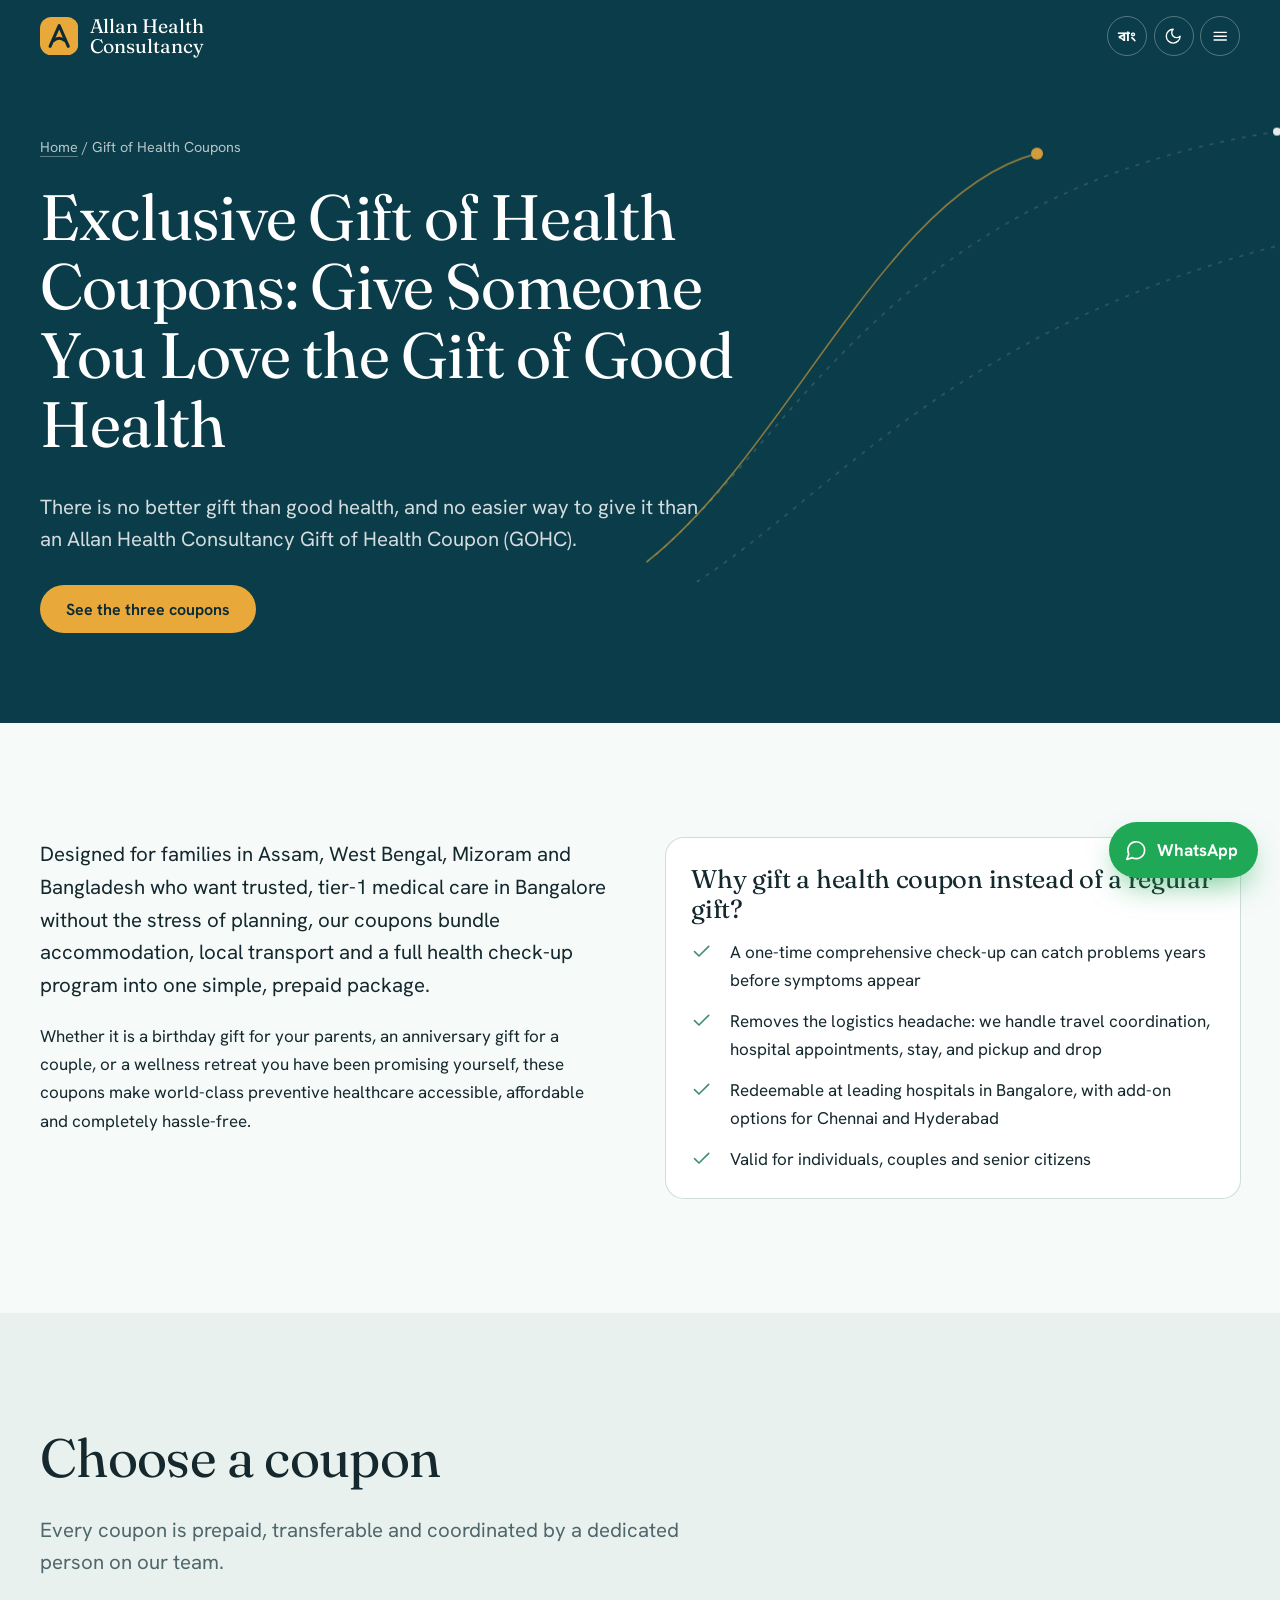
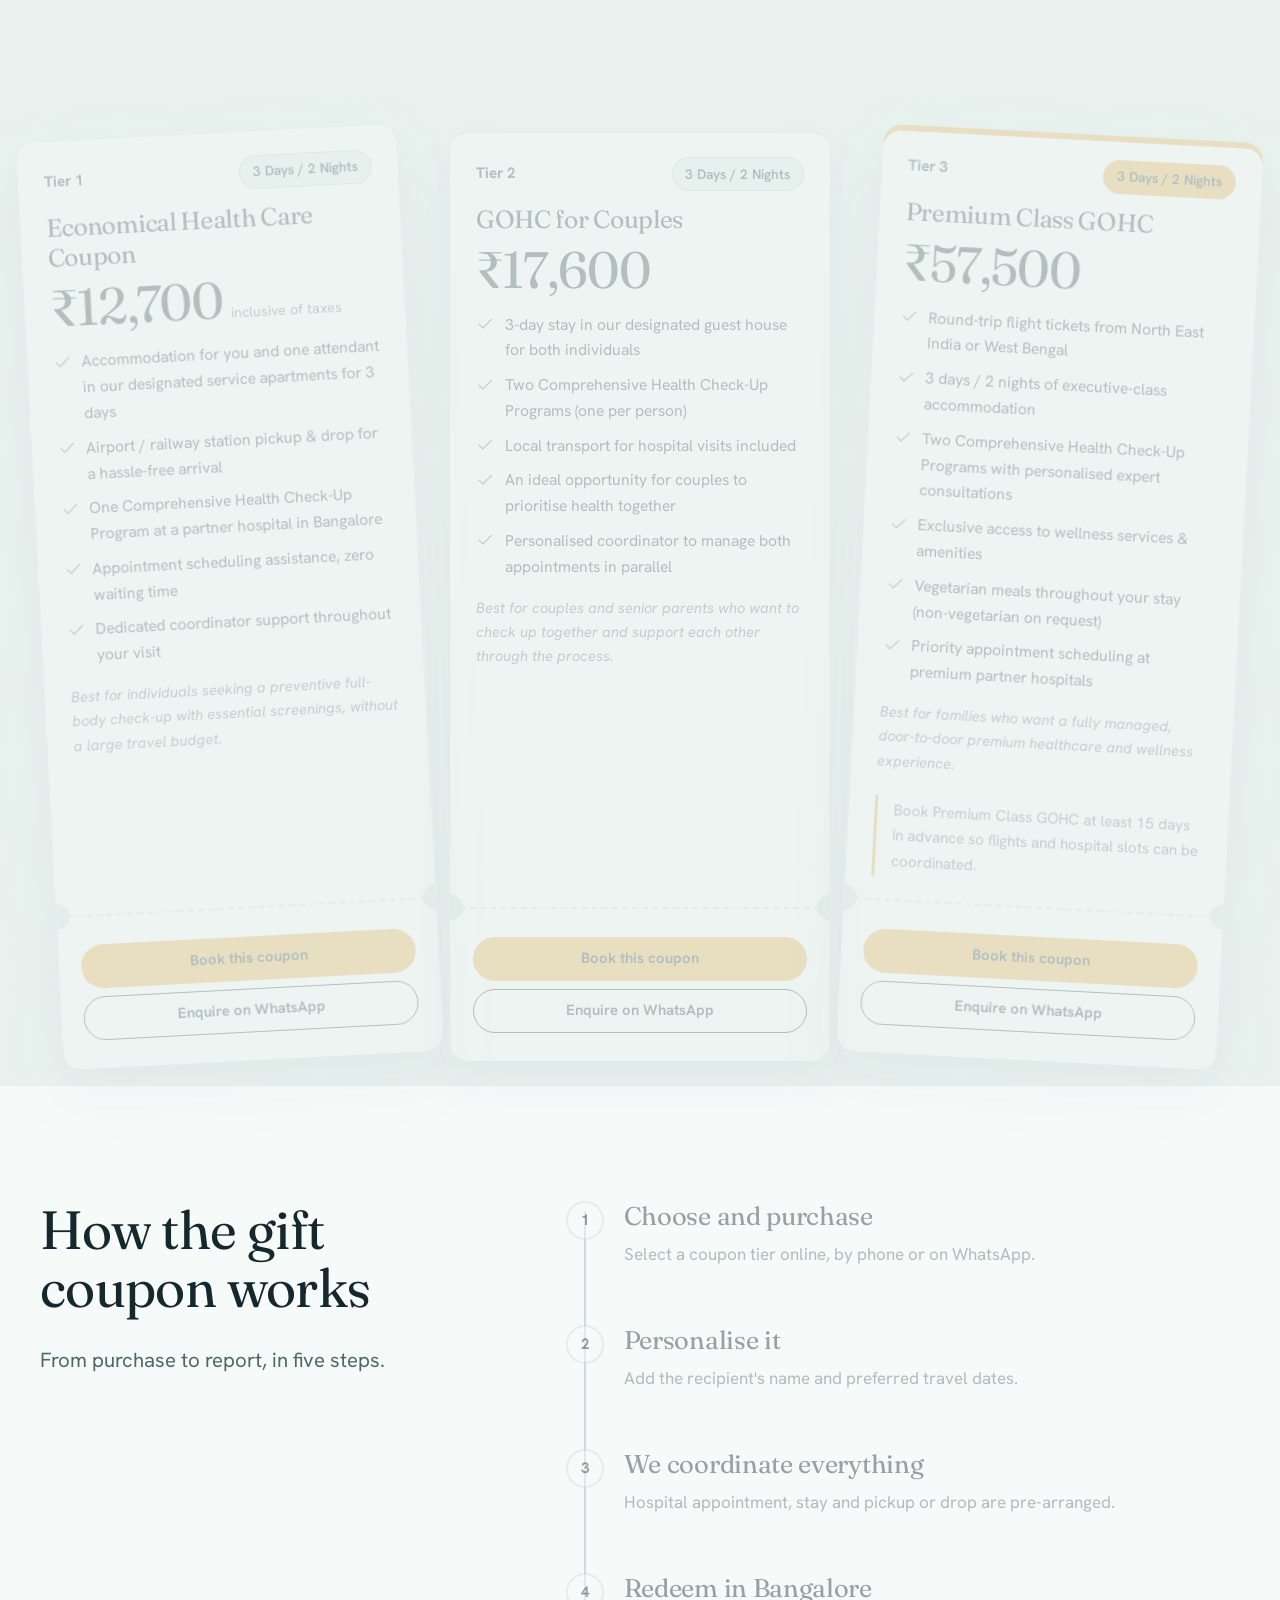
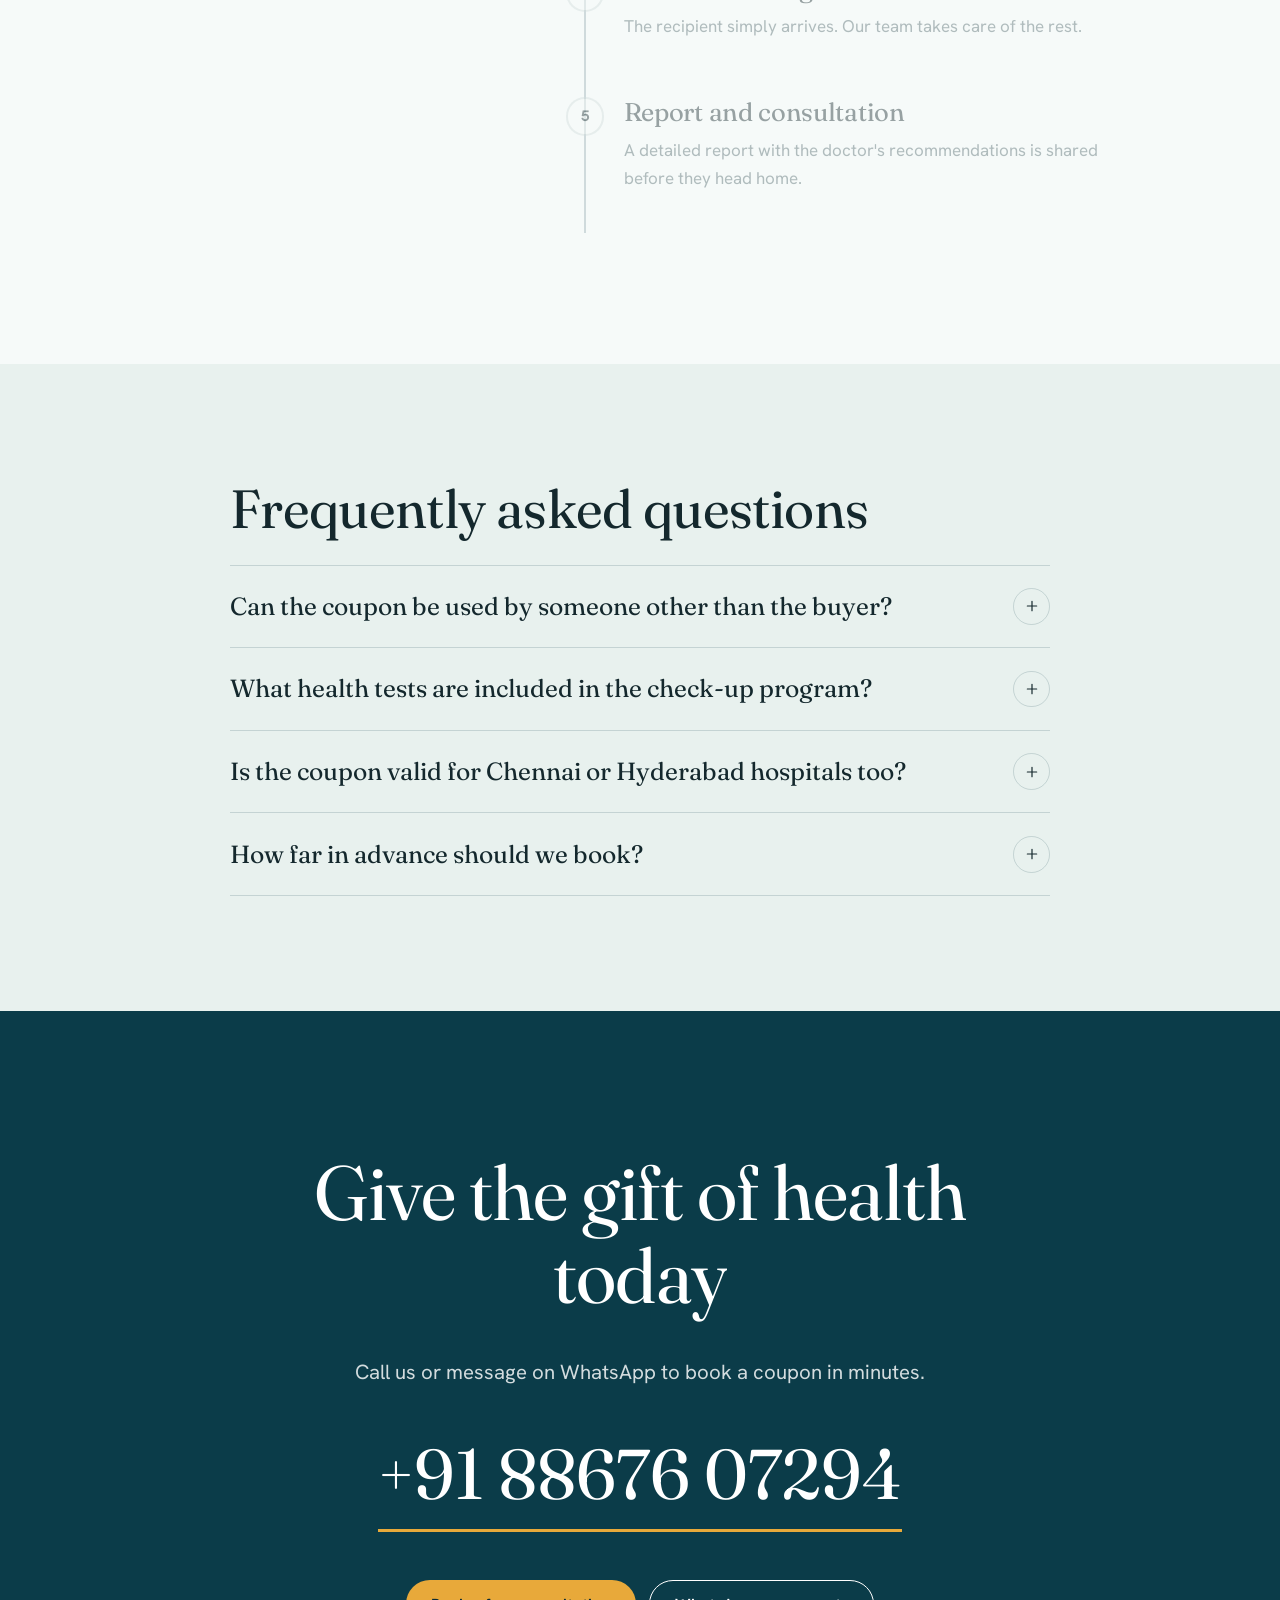
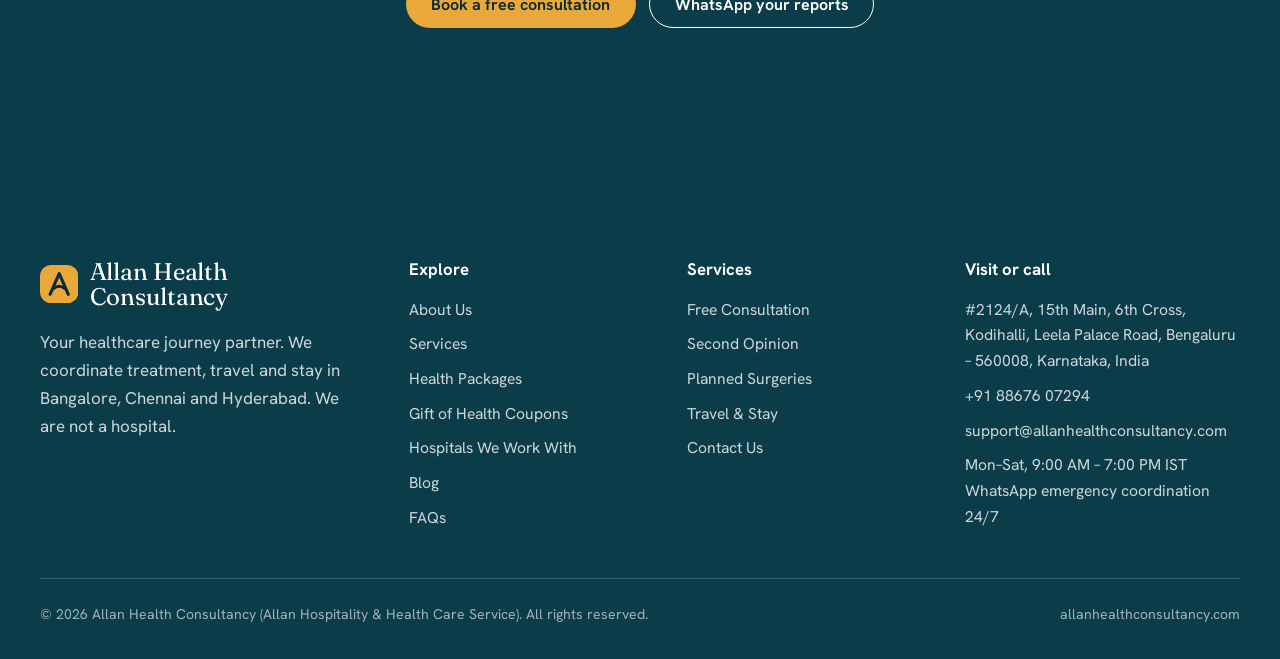
<file: gift-of-health-coupons.html>
<!doctype html><html lang="en"><head><meta charset="utf-8">
<meta name="viewport" content="width=device-width, initial-scale=1, viewport-fit=cover">
<title>Gift of Health Coupons Bangalore │ Health Checkup Packages for Outstation Patients – Allan Health Consultancy</title>
<meta name="description" content="Give the gift of health. Affordable health check-up coupons with stay, pickup &amp; drop for patients from Assam, Bengal, Mizoram &amp; Bangladesh visiting Bangalore.">
<meta name="keywords" content="gift of health coupon, health checkup package Bangalore, health gift voucher India, medical checkup package for outstation patients">
<link rel="canonical" href="https://allanhealthconsultancy.com/gift-of-health-coupons">
<meta property="og:type" content="website"><meta property="og:site_name" content="Allan Health Consultancy">
<meta property="og:title" content="Gift of Health Coupons Bangalore │ Health Checkup Packages for Outstation Patients – Allan Health Consultancy"><meta property="og:description" content="Give the gift of health. Affordable health check-up coupons with stay, pickup &amp; drop for patients from Assam, Bengal, Mizoram &amp; Bangladesh visiting Bangalore."><meta property="og:url" content="https://allanhealthconsultancy.com/gift-of-health-coupons">
<meta name="twitter:card" content="summary">
<meta name="theme-color" content="#0B3C49"><meta name="color-scheme" content="light dark">
<meta name="apple-mobile-web-app-capable" content="yes"><meta name="mobile-web-app-capable" content="yes">
<meta name="apple-mobile-web-app-title" content="Allan Health">
<link rel="icon" href="assets/img/favicon.svg" type="image/svg+xml">
<link rel="apple-touch-icon" href="assets/img/icon-192.png">
<link rel="manifest" href="manifest.webmanifest">
<link rel="preconnect" href="https://fonts.googleapis.com"><link rel="preconnect" href="https://fonts.gstatic.com" crossorigin>
<link rel="stylesheet" href="https://fonts.googleapis.com/css2?family=Fraunces:opsz,wght@9..144,300..700&family=Hanken+Grotesk:wght@400;500;600;700&family=Noto+Sans+Bengali:wght@400;600&family=Noto+Serif+Bengali:wght@400;600&display=swap">
<link rel="stylesheet" href="assets/css/styles.css">
<script type="application/ld+json">{"@context": "https://schema.org", "@type": "MedicalBusiness", "name": "Allan Health Consultancy", "alternateName": "Allan Hospitality & Health Care Service", "url": "https://allanhealthconsultancy.com", "telephone": "+91 88676 07294", "email": "support@allanhealthconsultancy.com", "address": {"@type": "PostalAddress", "streetAddress": "#2124/A, 15th Main, 6th Cross, Kodihalli, Leela Palace Road", "addressLocality": "Bengaluru", "addressRegion": "Karnataka", "postalCode": "560008", "addressCountry": "IN"}, "openingHours": "Mo-Sa 09:00-19:00", "areaServed": ["Assam", "West Bengal", "Mizoram", "Bangladesh", "Sri Lanka", "SAARC countries", "United Kingdom", "United States"], "description": "Medical facilitation and patient-support company connecting patients with hospitals in Bangalore, Chennai and Hyderabad."}</script>
<script type="application/ld+json">{"@context": "https://schema.org", "@type": "FAQPage", "mainEntity": [{"@type": "Question", "name": "Can the coupon be used by someone other than the buyer?", "acceptedAnswer": {"@type": "Answer", "text": "Yes. GOHC is fully transferable and makes an ideal gift for parents, relatives or employees."}}, {"@type": "Question", "name": "What health tests are included in the check-up program?", "acceptedAnswer": {"@type": "Answer", "text": "The comprehensive check-up includes blood work, cardiac screening, a diabetes panel and a physician consultation. Specific tests can be customised based on age and risk factors. Ask our team."}}, {"@type": "Question", "name": "Is the coupon valid for Chennai or Hyderabad hospitals too?", "acceptedAnswer": {"@type": "Answer", "text": "Yes, on request. Our default network is centred in Bangalore, with partner options in Chennai and Hyderabad."}}, {"@type": "Question", "name": "How far in advance should we book?", "acceptedAnswer": {"@type": "Answer", "text": "We recommend booking at least 2 weeks ahead for the Economical and Couples coupons. For the Premium Class GOHC, which includes flight coordination, please book at least 15 days in advance so we can arrange flights, hospital slots and accommodation without delay."}}]}</script></head><body data-pwa="on"><a class="skip" href="#main">Skip to content</a><div class="progress" aria-hidden="true"></div><header class="hdr" id="top"><div class="wrap hdr-in">
<a class="brand" href="index.html" aria-label="Allan Health Consultancy, home"><svg class="brand-mark" viewBox="0 0 40 40" aria-hidden="true"><rect width="40" height="40" rx="12" fill="#E8A93A"/><path d="M10.5 30.5 20 9l9.5 21.5" fill="none" stroke="#0B2A33" stroke-width="3.2" stroke-linecap="round" stroke-linejoin="round"/><path d="M14.2 24.5q5.8-4.6 11.6 0" fill="none" stroke="#0B2A33" stroke-width="3" stroke-linecap="round"/></svg><span class="brand-name">Allan Health<br>Consultancy<small>Allan Hospitality &amp; Health Care Service</small></span></a>
<nav class="nav" aria-label="Primary">
<a href="about-us.html" data-nav="about-us" data-i18n="nav.about">About Us</a>
<div class="nav-item"><a href="services.html" data-nav="services" data-i18n="nav.services">Services</a><button type="button" aria-label="Show services menu" aria-haspopup="true"><svg class="i" aria-hidden="true"><use href="#i-chevron"/></svg></button>
<div class="dd"><div><h4>Core services</h4>
<a href="services.html#free-consultation">Free Consultation</a><a href="services.html#second-opinion">Second Opinion Consultation</a><a href="health-packages.html">Health Check-Up Packages</a><a href="services.html#travel-stay">Travel, Visa &amp; Accommodation Assistance</a></div>
<div><h4>Planned surgeries</h4><div class="dd-sub"><a href="services.html#surg-knee-hip">Knee & hip replacement</a><a href="services.html#surg-cardiac">Cardiac surgery</a><a href="services.html#surg-ivf">IVF & infertility treatment</a><a href="services.html#surg-gynecology">Gynecology & women's health</a><a href="services.html#surg-oncology">Cancer treatment (oncology)</a><a href="services.html#surg-neuro-spine">Neuro & spine surgery</a><a href="services.html#surg-urology">Urology</a><a href="services.html#surg-laparoscopic">Laparoscopic & general surgery</a><a href="services.html#surg-bariatric">Bariatric surgery</a><a href="services.html#surg-transplant">Organ transplant</a></div></div></div></div>
<a href="health-packages.html" data-nav="health-packages" data-i18n="nav.packages">Health Packages</a><a href="gift-of-health-coupons.html" data-nav="gift-of-health-coupons" data-i18n="nav.gift">Gift Coupons</a><a href="hospitals.html" data-nav="hospitals" data-i18n="nav.hospitals">Hospitals</a><a href="blog.html" data-nav="blog" data-i18n="nav.blog">Blog</a><a href="faqs.html" data-nav="faqs" data-i18n="nav.faqs">FAQs</a>
</nav>
<div class="hdr-tools">
<button type="button" class="tool" data-lang-btn aria-label="বাংলায় দেখুন">বাং</button>
<button type="button" class="tool theme" data-theme-btn aria-label="Switch light or dark theme"><svg class="i" aria-hidden="true"><use href="#i-moon"/></svg></button>
<a class="btn btn-primary btn-cta" href="contact-us.html" data-i18n="cta.book">Book a free consultation</a>
<button type="button" class="tool burger" aria-label="Menu" aria-expanded="false" aria-controls="menu"><svg class="i" aria-hidden="true"><use href="#i-menu"/></svg></button>
</div></div></header><div class="menu" id="menu"><nav aria-label="Mobile"><a style="--i:0" href="index.html" data-nav="index" data-i18n="nav.home">Home</a><a style="--i:1" href="about-us.html" data-nav="about-us" data-i18n="nav.about">About Us</a><a style="--i:2" href="services.html" data-nav="services" data-i18n="nav.services">Services</a><a class="sub" style="--i:3" href="services.html#free-consultation">Free Consultation</a><a class="sub" style="--i:4" href="services.html#second-opinion">Second Opinion Consultation</a><a class="sub" style="--i:5" href="health-packages.html">Health Check-Up Packages</a><a class="sub" style="--i:6" href="services.html#travel-stay">Travel, Visa &amp; Accommodation Assistance</a><a class="sub" style="--i:7" href="services.html#surgeries">Planned Surgeries</a><a style="--i:8" href="health-packages.html" data-nav="health-packages" data-i18n="nav.packages">Health Packages</a><a style="--i:9" href="gift-of-health-coupons.html" data-nav="gift-of-health-coupons" data-i18n="nav.gift">Gift of Health Coupons</a><a style="--i:10" href="hospitals.html" data-nav="hospitals" data-i18n="nav.hospitals">Hospitals We Work With</a><a style="--i:11" href="blog.html" data-nav="blog" data-i18n="nav.blog">Blog</a><a style="--i:12" href="faqs.html" data-nav="faqs" data-i18n="nav.faqs">FAQs</a><a style="--i:13" href="contact-us.html" data-nav="contact-us" data-i18n="nav.contact">Contact Us</a></nav><div class="btn-row"><a class="btn btn-primary" href="contact-us.html" data-i18n="cta.book">Book a free consultation</a><a class="btn btn-line" href="https://wa.me/918867607294?text=Hello%20Allan%20Health%20Consultancy%2C%20I%20would%20like%20to%20know%20more." target="_blank" rel="noopener"><svg class="i" aria-hidden="true"><use href="#i-chat"/></svg> WhatsApp</a></div></div><main id="main"><section class="phero on-deep"><svg class="phero-deco" data-parallax="0.12" viewBox="0 0 720 520" aria-hidden="true"><path d="M10 500C150 390 250 130 640 70"/><path d="M60 520C200 430 330 250 700 170"/><path class="g" d="M10 500C150 390 250 130 400 92"/><circle cx="400" cy="92" r="6"/><circle cx="640" cy="70" r="4" style="fill:#fff"/></svg><div class="wrap"><nav class="crumbs" aria-label="Breadcrumb"><a href="index.html">Home</a> / Gift of Health Coupons</nav><h1 data-split>Exclusive Gift of Health Coupons: Give Someone You Love the Gift of Good Health</h1><p class="lead">There is no better gift than good health, and no easier way to give it than an Allan Health Consultancy Gift of Health Coupon (GOHC).</p><div class="btn-row"><a class="btn btn-primary" href="gift-of-health-coupons.html#tiers">See the three coupons</a></div></div></section>
<section class="sec"><div class="wrap grid-2">
 <div class="stack"><p class="lead" style="color:var(--text)">Designed for families in Assam, West Bengal, Mizoram and Bangladesh who want trusted, tier-1 medical care in Bangalore without the stress of planning, our coupons bundle accommodation, local transport and a full health check-up program into one simple, prepaid package.</p>
 <p>Whether it is a birthday gift for your parents, an anniversary gift for a couple, or a wellness retreat you have been promising yourself, these coupons make world-class preventive healthcare accessible, affordable and completely hassle-free.</p></div>
 <div class="card"><h3>Why gift a health coupon instead of a regular gift?</h3><ul class="checks"><li><svg class="i" aria-hidden="true"><use href="#i-check"/></svg><span>A one-time comprehensive check-up can catch problems years before symptoms appear</span></li><li><svg class="i" aria-hidden="true"><use href="#i-check"/></svg><span>Removes the logistics headache: we handle travel coordination, hospital appointments, stay, and pickup and drop</span></li><li><svg class="i" aria-hidden="true"><use href="#i-check"/></svg><span>Redeemable at leading hospitals in Bangalore, with add-on options for Chennai and Hyderabad</span></li><li><svg class="i" aria-hidden="true"><use href="#i-check"/></svg><span>Valid for individuals, couples and senior citizens</span></li></ul></div>
</div></section>

<section class="sec sec-alt" id="tiers"><div class="wrap">
 <div class="sec-head"><h2 data-split>Choose a coupon</h2><p class="lead">Every coupon is prepaid, transferable and coordinated by a dedicated person on our team.</p></div>
 <div class="passes"><div class="pass-w" data-scrub style="--rot:-3deg"><article class="pass"><div class="pass-top"><span class="pass-tier">Tier 1</span><span class="chip">3 Days / 2 Nights</span></div><div class="pass-body"><h3>Economical Health Care Coupon</h3><div class="price">₹12,700<small>inclusive of taxes</small></div><ul class="pass-list"><li><svg class="i" aria-hidden="true"><use href="#i-check"/></svg><span>Accommodation for you and one attendant in our designated service apartments for 3 days</span></li><li><svg class="i" aria-hidden="true"><use href="#i-check"/></svg><span>Airport / railway station pickup &amp; drop for a hassle-free arrival</span></li><li><svg class="i" aria-hidden="true"><use href="#i-check"/></svg><span>One Comprehensive Health Check-Up Program at a partner hospital in Bangalore</span></li><li><svg class="i" aria-hidden="true"><use href="#i-check"/></svg><span>Appointment scheduling assistance, zero waiting time</span></li><li><svg class="i" aria-hidden="true"><use href="#i-check"/></svg><span>Dedicated coordinator support throughout your visit</span></li></ul><p class="best">Best for individuals seeking a preventive full-body check-up with essential screenings, without a large travel budget.</p></div><div class="pass-stub"><a class="btn btn-primary" href="contact-us.html">Book this coupon</a><a class="btn btn-line" href="https://wa.me/918867607294?text=Hello%2C%20I%27d%20like%20to%20enquire%20about%20the%20Economical%20Health%20Care%20Coupon%20%28%E2%82%B912%2C700%29." target="_blank" rel="noopener">Enquire on WhatsApp</a></div></article></div><div class="pass-w" data-scrub style="--rot:0deg"><article class="pass"><div class="pass-top"><span class="pass-tier">Tier 2</span><span class="chip">3 Days / 2 Nights</span></div><div class="pass-body"><h3>GOHC for Couples</h3><div class="price">₹17,600<small></small></div><ul class="pass-list"><li><svg class="i" aria-hidden="true"><use href="#i-check"/></svg><span>3-day stay in our designated guest house for both individuals</span></li><li><svg class="i" aria-hidden="true"><use href="#i-check"/></svg><span>Two Comprehensive Health Check-Up Programs (one per person)</span></li><li><svg class="i" aria-hidden="true"><use href="#i-check"/></svg><span>Local transport for hospital visits included</span></li><li><svg class="i" aria-hidden="true"><use href="#i-check"/></svg><span>An ideal opportunity for couples to prioritise health together</span></li><li><svg class="i" aria-hidden="true"><use href="#i-check"/></svg><span>Personalised coordinator to manage both appointments in parallel</span></li></ul><p class="best">Best for couples and senior parents who want to check up together and support each other through the process.</p></div><div class="pass-stub"><a class="btn btn-primary" href="contact-us.html">Book this coupon</a><a class="btn btn-line" href="https://wa.me/918867607294?text=Hello%2C%20I%27d%20like%20to%20enquire%20about%20the%20GOHC%20for%20Couples%20%28%E2%82%B917%2C600%29." target="_blank" rel="noopener">Enquire on WhatsApp</a></div></article></div><div class="pass-w" data-scrub style="--rot:3deg"><article class="pass premium"><div class="pass-top"><span class="pass-tier">Tier 3</span><span class="chip chip-gold">3 Days / 2 Nights</span></div><div class="pass-body"><h3>Premium Class GOHC</h3><div class="price">₹57,500<small></small></div><ul class="pass-list"><li><svg class="i" aria-hidden="true"><use href="#i-check"/></svg><span>Round-trip flight tickets from North East India or West Bengal</span></li><li><svg class="i" aria-hidden="true"><use href="#i-check"/></svg><span>3 days / 2 nights of executive-class accommodation</span></li><li><svg class="i" aria-hidden="true"><use href="#i-check"/></svg><span>Two Comprehensive Health Check-Up Programs with personalised expert consultations</span></li><li><svg class="i" aria-hidden="true"><use href="#i-check"/></svg><span>Exclusive access to wellness services &amp; amenities</span></li><li><svg class="i" aria-hidden="true"><use href="#i-check"/></svg><span>Vegetarian meals throughout your stay (non-vegetarian on request)</span></li><li><svg class="i" aria-hidden="true"><use href="#i-check"/></svg><span>Priority appointment scheduling at premium partner hospitals</span></li></ul><p class="best">Best for families who want a fully managed, door-to-door premium healthcare and wellness experience.</p><p class="note">Book Premium Class GOHC at least 15 days in advance so flights and hospital slots can be coordinated.</p></div><div class="pass-stub"><a class="btn btn-primary" href="contact-us.html">Book this coupon</a><a class="btn btn-line" href="https://wa.me/918867607294?text=Hello%2C%20I%27d%20like%20to%20enquire%20about%20the%20Premium%20Class%20GOHC%20%28%E2%82%B957%2C500%29." target="_blank" rel="noopener">Enquire on WhatsApp</a></div></article></div></div>
</div></section>

<section class="sec"><div class="wrap split">
 <div class="sticky-side"><h2 data-split>How the gift coupon works</h2><p class="lead">From purchase to report, in five steps.</p></div>
 <div class="tl"><div class="tl-list"><span class="tl-line" aria-hidden="true"><i></i></span><ol style="list-style:none;margin:0;padding:0"><li class="tl-step"><span class="n">1</span><h3>Choose and purchase</h3><p>Select a coupon tier online, by phone or on WhatsApp.</p></li><li class="tl-step"><span class="n">2</span><h3>Personalise it</h3><p>Add the recipient's name and preferred travel dates.</p></li><li class="tl-step"><span class="n">3</span><h3>We coordinate everything</h3><p>Hospital appointment, stay and pickup or drop are pre-arranged.</p></li><li class="tl-step"><span class="n">4</span><h3>Redeem in Bangalore</h3><p>The recipient simply arrives. Our team takes care of the rest.</p></li><li class="tl-step"><span class="n">5</span><h3>Report and consultation</h3><p>A detailed report with the doctor's recommendations is shared before they head home.</p></li></ol></div></div>
</div></section>

<section class="sec sec-alt"><div class="wrap-narrow"><h2 data-split>Frequently asked questions</h2><div class="acc"><div class="acc-i" data-group="gift" data-cat="coupons"><h3 style="margin:0"><button type="button" class="acc-q" aria-expanded="false">Can the coupon be used by someone other than the buyer?<span class="pm"><svg class="i" aria-hidden="true"><use href="#i-plus"/></svg></span></button></h3><div class="acc-b"><div><p>Yes. GOHC is fully transferable and makes an ideal gift for parents, relatives or employees.</p></div></div></div><div class="acc-i" data-group="gift" data-cat="coupons"><h3 style="margin:0"><button type="button" class="acc-q" aria-expanded="false">What health tests are included in the check-up program?<span class="pm"><svg class="i" aria-hidden="true"><use href="#i-plus"/></svg></span></button></h3><div class="acc-b"><div><p>The comprehensive check-up includes blood work, cardiac screening, a diabetes panel and a physician consultation. Specific tests can be customised based on age and risk factors. Ask our team.</p></div></div></div><div class="acc-i" data-group="gift" data-cat="coupons"><h3 style="margin:0"><button type="button" class="acc-q" aria-expanded="false">Is the coupon valid for Chennai or Hyderabad hospitals too?<span class="pm"><svg class="i" aria-hidden="true"><use href="#i-plus"/></svg></span></button></h3><div class="acc-b"><div><p>Yes, on request. Our default network is centred in Bangalore, with partner options in Chennai and Hyderabad.</p></div></div></div><div class="acc-i" data-group="gift" data-cat="coupons"><h3 style="margin:0"><button type="button" class="acc-q" aria-expanded="false">How far in advance should we book?<span class="pm"><svg class="i" aria-hidden="true"><use href="#i-plus"/></svg></span></button></h3><div class="acc-b"><div><p>We recommend booking at least 2 weeks ahead for the Economical and Couples coupons. For the Premium Class GOHC, which includes flight coordination, please book at least 15 days in advance so we can arrange flights, hospital slots and accommodation without delay.</p></div></div></div></div></div></section>
<section class="sec cta-band on-deep"><div class="wrap"><h2 data-split>Give the gift of health today</h2><p class="lead" style="margin-inline:auto">Call us or message on WhatsApp to book a coupon in minutes.</p><a class="bigtel" href="tel:+918867607294">+91 88676 07294</a><div class="btn-row"><a class="btn btn-primary" href="contact-us.html" data-i18n="cta.book">Book a free consultation</a><a class="btn btn-line" href="https://wa.me/918867607294?text=Hello%20Allan%20Health%20Consultancy%2C%20I%20would%20like%20to%20know%20more." target="_blank" rel="noopener" data-i18n="cta.wa">WhatsApp your reports</a></div></div></section></main><footer class="foot"><div class="wrap"><div class="foot-grid">
<div><a class="brand" href="index.html"><svg class="brand-mark" viewBox="0 0 40 40" aria-hidden="true"><rect width="40" height="40" rx="12" fill="#E8A93A"/><path d="M10.5 30.5 20 9l9.5 21.5" fill="none" stroke="#0B2A33" stroke-width="3.2" stroke-linecap="round" stroke-linejoin="round"/><path d="M14.2 24.5q5.8-4.6 11.6 0" fill="none" stroke="#0B2A33" stroke-width="3" stroke-linecap="round"/></svg><span class="brand-name">Allan Health<br>Consultancy</span></a>
<p style="margin-top:1.2rem;max-width:34ch">Your healthcare journey partner. We coordinate treatment, travel and stay in Bangalore, Chennai and Hyderabad. We are not a hospital.</p></div>
<div><h4>Explore</h4><ul><li><a href="about-us.html">About Us</a></li><li><a href="services.html">Services</a></li><li><a href="health-packages.html">Health Packages</a></li><li><a href="gift-of-health-coupons.html">Gift of Health Coupons</a></li><li><a href="hospitals.html">Hospitals We Work With</a></li><li><a href="blog.html">Blog</a></li><li><a href="faqs.html">FAQs</a></li></ul></div>
<div><h4>Services</h4><ul><li><a href="services.html#free-consultation">Free Consultation</a></li><li><a href="services.html#second-opinion">Second Opinion</a></li><li><a href="services.html#surgeries">Planned Surgeries</a></li><li><a href="services.html#travel-stay">Travel &amp; Stay</a></li><li><a href="contact-us.html">Contact Us</a></li></ul></div>
<div><h4>Visit or call</h4><ul><li>#2124/A, 15th Main, 6th Cross, Kodihalli, Leela Palace Road, Bengaluru – 560008, Karnataka, India</li><li><a href="tel:+918867607294">+91 88676 07294</a></li><li><a href="mailto:support@allanhealthconsultancy.com">support@allanhealthconsultancy.com</a></li><li>Mon–Sat, 9:00 AM – 7:00 PM IST<br>WhatsApp emergency coordination 24/7</li></ul></div>
</div><div class="foot-note"><span>© <span data-year>2026</span> Allan Health Consultancy (Allan Hospitality &amp; Health Care Service). All rights reserved.</span><span>allanhealthconsultancy.com</span></div></div></footer><div class="actionbar" role="navigation" aria-label="Quick contact"><a href="tel:+918867607294"><svg class="i" aria-hidden="true"><use href="#i-phone"/></svg><span data-i18n="cta.call">Call</span></a><a href="https://wa.me/918867607294?text=Hello%20Allan%20Health%20Consultancy%2C%20I%20would%20like%20to%20know%20more." target="_blank" rel="noopener"><svg class="i" aria-hidden="true"><use href="#i-chat"/></svg><span>WhatsApp</span></a><a class="go" href="contact-us.html"><svg class="i" aria-hidden="true"><use href="#i-pulse"/></svg><span>Book free</span></a></div><a class="wa-float" href="https://wa.me/918867607294?text=Hello%20Allan%20Health%20Consultancy%2C%20I%20would%20like%20to%20know%20more." target="_blank" rel="noopener" aria-label="Chat on WhatsApp"><svg class="i" aria-hidden="true"><use href="#i-chat"/></svg><span>WhatsApp</span></a><svg width="0" height="0" style="position:absolute" aria-hidden="true" focusable="false"><symbol id="i-arrow" viewBox="0 0 24 24"><path d="M5 12h14M12 5l7 7-7 7"/></symbol><symbol id="i-check" viewBox="0 0 24 24"><path d="M20 6 9 17l-5-5"/></symbol><symbol id="i-phone" viewBox="0 0 24 24"><path d="M22 16.92v3a2 2 0 0 1-2.18 2 19.79 19.79 0 0 1-8.63-3.07 19.5 19.5 0 0 1-6-6 19.79 19.79 0 0 1-3.07-8.67A2 2 0 0 1 4.11 2h3a2 2 0 0 1 2 1.72c.13.96.36 1.9.7 2.81a2 2 0 0 1-.45 2.11L8.09 9.91a16 16 0 0 0 6 6l1.27-1.27a2 2 0 0 1 2.11-.45c.91.34 1.85.57 2.81.7A2 2 0 0 1 22 16.92z"/></symbol><symbol id="i-mail" viewBox="0 0 24 24"><rect x="2" y="4" width="20" height="16" rx="2"/><path d="m22 7-10 5L2 7"/></symbol><symbol id="i-pin" viewBox="0 0 24 24"><path d="M20 10c0 6-8 12-8 12S4 16 4 10a8 8 0 0 1 16 0Z"/><circle cx="12" cy="10" r="3"/></symbol><symbol id="i-clock" viewBox="0 0 24 24"><circle cx="12" cy="12" r="10"/><path d="M12 6v6l4 2"/></symbol><symbol id="i-chat" viewBox="0 0 24 24"><path d="M7.9 20A9 9 0 1 0 4 16.1L2 22Z"/></symbol><symbol id="i-shield" viewBox="0 0 24 24"><path d="M20 13c0 5-3.5 7.5-7.66 8.95a1 1 0 0 1-.67-.01C7.5 20.5 4 18 4 13V6a1 1 0 0 1 1-1c2 0 4.5-1.2 6.24-2.72a1.17 1.17 0 0 1 1.52 0C14.51 3.81 17 5 19 5a1 1 0 0 1 1 1z"/><path d="m9 12 2 2 4-4"/></symbol><symbol id="i-menu" viewBox="0 0 24 24"><path d="M4 7h16M4 12h16M4 17h16"/></symbol><symbol id="i-x" viewBox="0 0 24 24"><path d="M18 6 6 18M6 6l12 12"/></symbol><symbol id="i-plus" viewBox="0 0 24 24"><path d="M12 5v14M5 12h14"/></symbol><symbol id="i-chevron" viewBox="0 0 24 24"><path d="m6 9 6 6 6-6"/></symbol><symbol id="i-moon" viewBox="0 0 24 24"><path d="M12 3a6 6 0 0 0 9 9 9 9 0 1 1-9-9Z"/></symbol><symbol id="i-down" viewBox="0 0 24 24"><path d="M12 5v14M19 12l-7 7-7-7"/></symbol><symbol id="i-pulse" viewBox="0 0 24 24"><path d="M19 14c1.49-1.46 3-3.21 3-5.5A5.5 5.5 0 0 0 16.5 3c-1.76 0-3 .5-4.5 2-1.5-1.5-2.74-2-4.5-2A5.5 5.5 0 0 0 2 8.5c0 2.3 1.5 4.05 3 5.5l7 7Z"/><path d="M3.22 12H9.5l.5-1 2 4.5 2-7 1.5 3.5h5.27"/></symbol><symbol id="i-plane" viewBox="0 0 24 24"><path d="M22 2 11 13"/><path d="M22 2l-7 20-4-9-9-4 20-7z"/></symbol><symbol id="i-gift" viewBox="0 0 24 24"><path d="M20 12v10H4V12"/><path d="M2 7h20v5H2z"/><path d="M12 22V7"/><path d="M12 7H7.5a2.5 2.5 0 0 1 0-5C11 2 12 7 12 7z"/><path d="M12 7h4.5a2.5 2.5 0 0 0 0-5C13 2 12 7 12 7z"/></symbol></svg><script src="assets/js/main.js" defer></script></body></html>
</file>
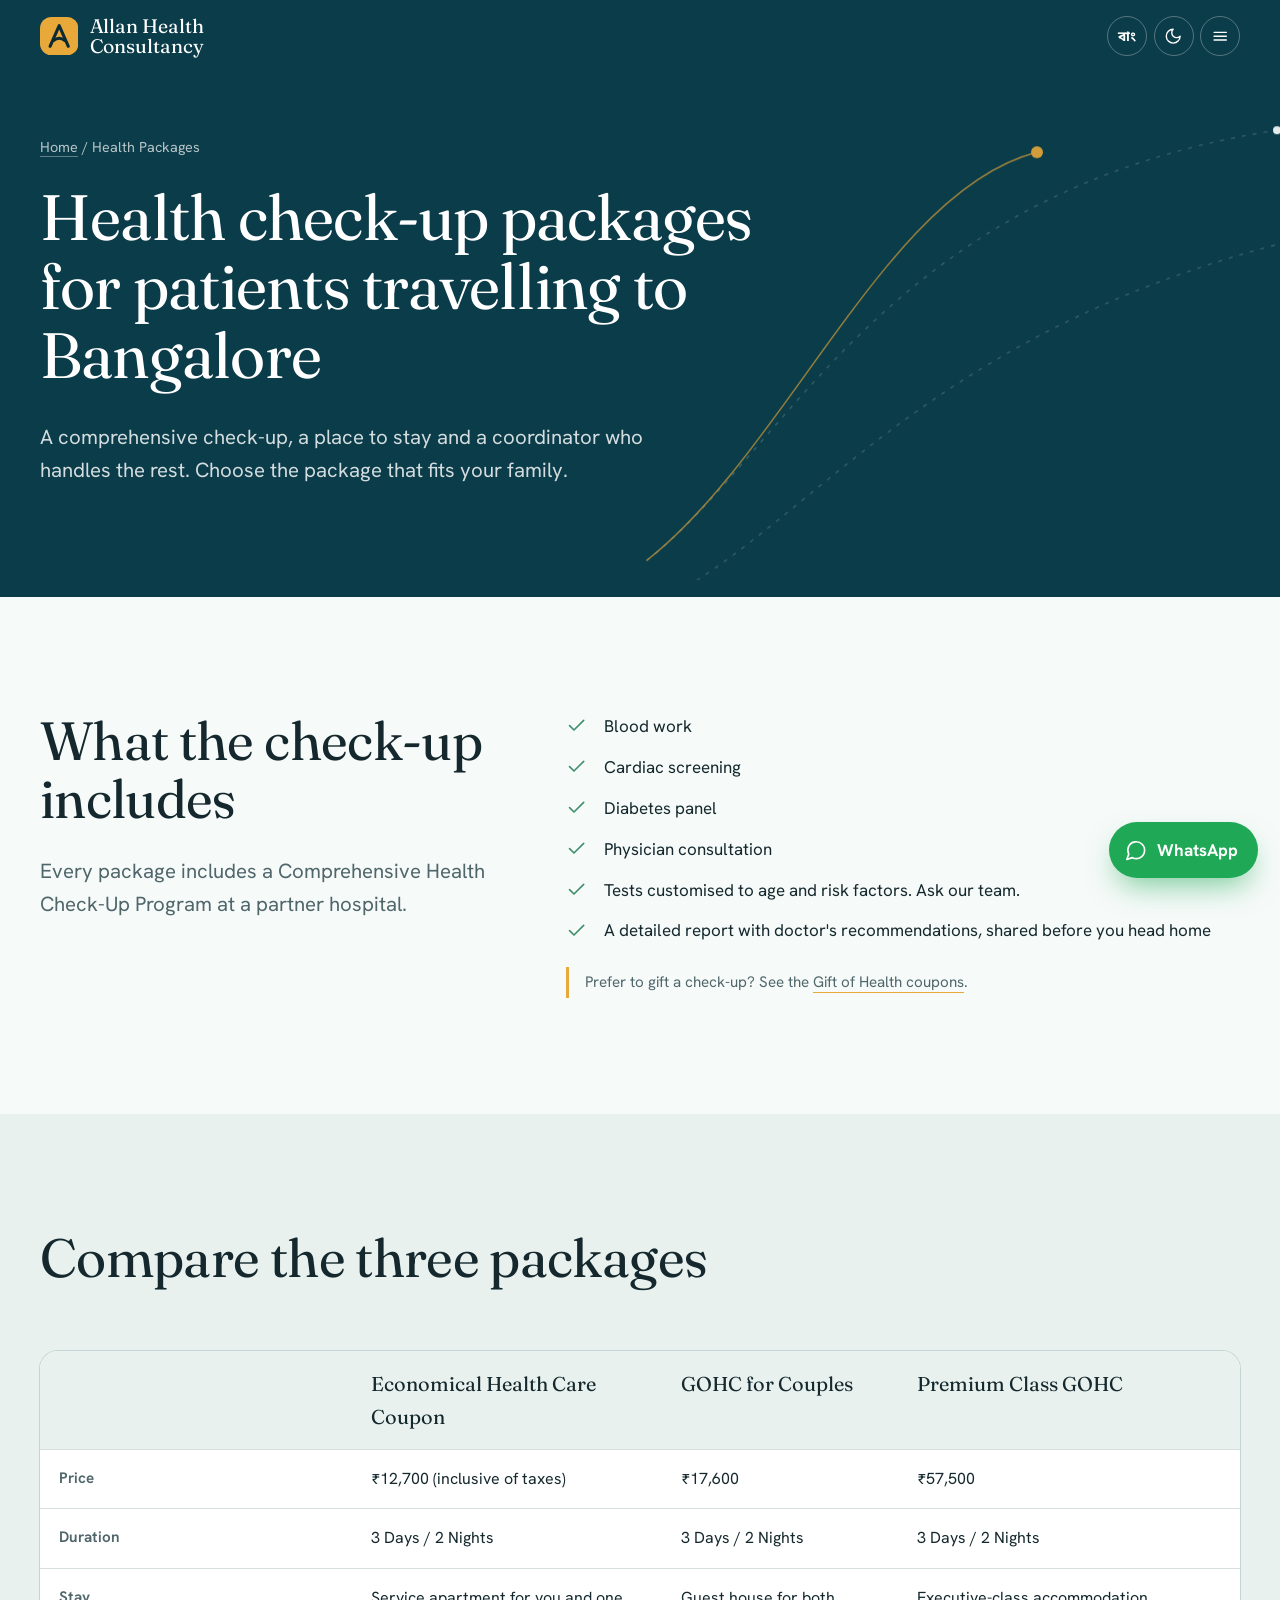
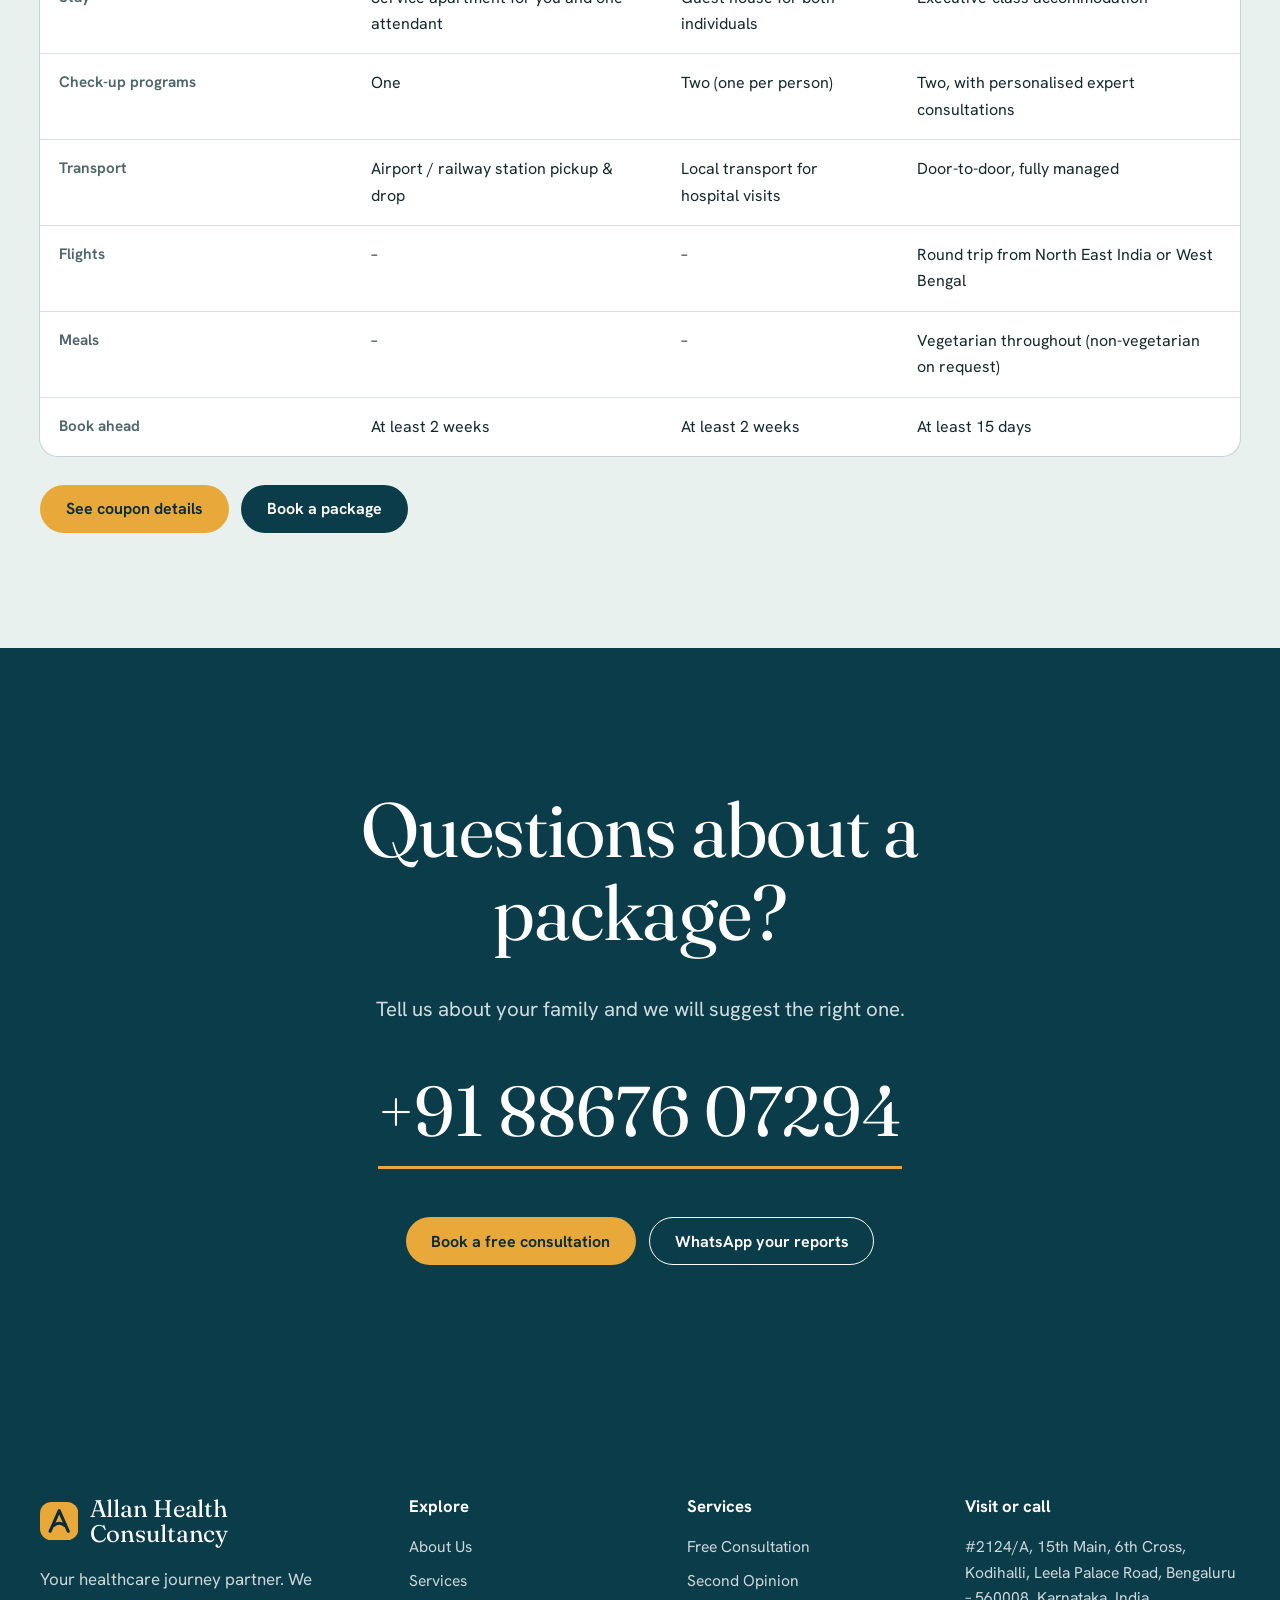
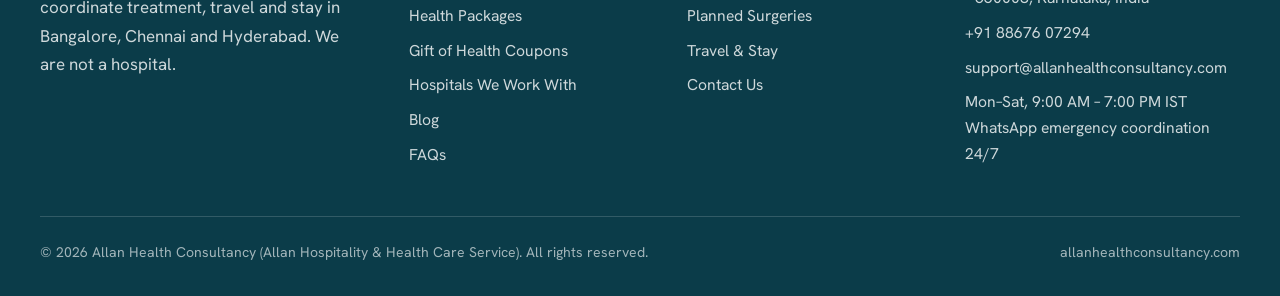
<file: health-packages.html>
<!doctype html><html lang="en"><head><meta charset="utf-8">
<meta name="viewport" content="width=device-width, initial-scale=1, viewport-fit=cover">
<title>Health Check-Up Packages in Bangalore for Outstation Patients │ Allan Health Consultancy</title>
<meta name="description" content="Compare three health check-up packages with stay, pickup and coordinator support in Bangalore for patients from Assam, Bengal, Mizoram and Bangladesh.">
<meta name="keywords" content="health checkup package Bangalore, full body checkup Bangalore, medical checkup package for outstation patients">
<link rel="canonical" href="https://allanhealthconsultancy.com/health-packages">
<meta property="og:type" content="website"><meta property="og:site_name" content="Allan Health Consultancy">
<meta property="og:title" content="Health Check-Up Packages in Bangalore for Outstation Patients │ Allan Health Consultancy"><meta property="og:description" content="Compare three health check-up packages with stay, pickup and coordinator support in Bangalore for patients from Assam, Bengal, Mizoram and Bangladesh."><meta property="og:url" content="https://allanhealthconsultancy.com/health-packages">
<meta name="twitter:card" content="summary">
<meta name="theme-color" content="#0B3C49"><meta name="color-scheme" content="light dark">
<meta name="apple-mobile-web-app-capable" content="yes"><meta name="mobile-web-app-capable" content="yes">
<meta name="apple-mobile-web-app-title" content="Allan Health">
<link rel="icon" href="assets/img/favicon.svg" type="image/svg+xml">
<link rel="apple-touch-icon" href="assets/img/icon-192.png">
<link rel="manifest" href="manifest.webmanifest">
<link rel="preconnect" href="https://fonts.googleapis.com"><link rel="preconnect" href="https://fonts.gstatic.com" crossorigin>
<link rel="stylesheet" href="https://fonts.googleapis.com/css2?family=Fraunces:opsz,wght@9..144,300..700&family=Hanken+Grotesk:wght@400;500;600;700&family=Noto+Sans+Bengali:wght@400;600&family=Noto+Serif+Bengali:wght@400;600&display=swap">
<link rel="stylesheet" href="assets/css/styles.css">
<script type="application/ld+json">{"@context": "https://schema.org", "@type": "MedicalBusiness", "name": "Allan Health Consultancy", "alternateName": "Allan Hospitality & Health Care Service", "url": "https://allanhealthconsultancy.com", "telephone": "+91 88676 07294", "email": "support@allanhealthconsultancy.com", "address": {"@type": "PostalAddress", "streetAddress": "#2124/A, 15th Main, 6th Cross, Kodihalli, Leela Palace Road", "addressLocality": "Bengaluru", "addressRegion": "Karnataka", "postalCode": "560008", "addressCountry": "IN"}, "openingHours": "Mo-Sa 09:00-19:00", "areaServed": ["Assam", "West Bengal", "Mizoram", "Bangladesh", "Sri Lanka", "SAARC countries", "United Kingdom", "United States"], "description": "Medical facilitation and patient-support company connecting patients with hospitals in Bangalore, Chennai and Hyderabad."}</script></head><body data-pwa="on"><a class="skip" href="#main">Skip to content</a><div class="progress" aria-hidden="true"></div><header class="hdr" id="top"><div class="wrap hdr-in">
<a class="brand" href="index.html" aria-label="Allan Health Consultancy, home"><svg class="brand-mark" viewBox="0 0 40 40" aria-hidden="true"><rect width="40" height="40" rx="12" fill="#E8A93A"/><path d="M10.5 30.5 20 9l9.5 21.5" fill="none" stroke="#0B2A33" stroke-width="3.2" stroke-linecap="round" stroke-linejoin="round"/><path d="M14.2 24.5q5.8-4.6 11.6 0" fill="none" stroke="#0B2A33" stroke-width="3" stroke-linecap="round"/></svg><span class="brand-name">Allan Health<br>Consultancy<small>Allan Hospitality &amp; Health Care Service</small></span></a>
<nav class="nav" aria-label="Primary">
<a href="about-us.html" data-nav="about-us" data-i18n="nav.about">About Us</a>
<div class="nav-item"><a href="services.html" data-nav="services" data-i18n="nav.services">Services</a><button type="button" aria-label="Show services menu" aria-haspopup="true"><svg class="i" aria-hidden="true"><use href="#i-chevron"/></svg></button>
<div class="dd"><div><h4>Core services</h4>
<a href="services.html#free-consultation">Free Consultation</a><a href="services.html#second-opinion">Second Opinion Consultation</a><a href="health-packages.html">Health Check-Up Packages</a><a href="services.html#travel-stay">Travel, Visa &amp; Accommodation Assistance</a></div>
<div><h4>Planned surgeries</h4><div class="dd-sub"><a href="services.html#surg-knee-hip">Knee & hip replacement</a><a href="services.html#surg-cardiac">Cardiac surgery</a><a href="services.html#surg-ivf">IVF & infertility treatment</a><a href="services.html#surg-gynecology">Gynecology & women's health</a><a href="services.html#surg-oncology">Cancer treatment (oncology)</a><a href="services.html#surg-neuro-spine">Neuro & spine surgery</a><a href="services.html#surg-urology">Urology</a><a href="services.html#surg-laparoscopic">Laparoscopic & general surgery</a><a href="services.html#surg-bariatric">Bariatric surgery</a><a href="services.html#surg-transplant">Organ transplant</a></div></div></div></div>
<a href="health-packages.html" data-nav="health-packages" data-i18n="nav.packages">Health Packages</a><a href="gift-of-health-coupons.html" data-nav="gift-of-health-coupons" data-i18n="nav.gift">Gift Coupons</a><a href="hospitals.html" data-nav="hospitals" data-i18n="nav.hospitals">Hospitals</a><a href="blog.html" data-nav="blog" data-i18n="nav.blog">Blog</a><a href="faqs.html" data-nav="faqs" data-i18n="nav.faqs">FAQs</a>
</nav>
<div class="hdr-tools">
<button type="button" class="tool" data-lang-btn aria-label="বাংলায় দেখুন">বাং</button>
<button type="button" class="tool theme" data-theme-btn aria-label="Switch light or dark theme"><svg class="i" aria-hidden="true"><use href="#i-moon"/></svg></button>
<a class="btn btn-primary btn-cta" href="contact-us.html" data-i18n="cta.book">Book a free consultation</a>
<button type="button" class="tool burger" aria-label="Menu" aria-expanded="false" aria-controls="menu"><svg class="i" aria-hidden="true"><use href="#i-menu"/></svg></button>
</div></div></header><div class="menu" id="menu"><nav aria-label="Mobile"><a style="--i:0" href="index.html" data-nav="index" data-i18n="nav.home">Home</a><a style="--i:1" href="about-us.html" data-nav="about-us" data-i18n="nav.about">About Us</a><a style="--i:2" href="services.html" data-nav="services" data-i18n="nav.services">Services</a><a class="sub" style="--i:3" href="services.html#free-consultation">Free Consultation</a><a class="sub" style="--i:4" href="services.html#second-opinion">Second Opinion Consultation</a><a class="sub" style="--i:5" href="health-packages.html">Health Check-Up Packages</a><a class="sub" style="--i:6" href="services.html#travel-stay">Travel, Visa &amp; Accommodation Assistance</a><a class="sub" style="--i:7" href="services.html#surgeries">Planned Surgeries</a><a style="--i:8" href="health-packages.html" data-nav="health-packages" data-i18n="nav.packages">Health Packages</a><a style="--i:9" href="gift-of-health-coupons.html" data-nav="gift-of-health-coupons" data-i18n="nav.gift">Gift of Health Coupons</a><a style="--i:10" href="hospitals.html" data-nav="hospitals" data-i18n="nav.hospitals">Hospitals We Work With</a><a style="--i:11" href="blog.html" data-nav="blog" data-i18n="nav.blog">Blog</a><a style="--i:12" href="faqs.html" data-nav="faqs" data-i18n="nav.faqs">FAQs</a><a style="--i:13" href="contact-us.html" data-nav="contact-us" data-i18n="nav.contact">Contact Us</a></nav><div class="btn-row"><a class="btn btn-primary" href="contact-us.html" data-i18n="cta.book">Book a free consultation</a><a class="btn btn-line" href="https://wa.me/918867607294?text=Hello%20Allan%20Health%20Consultancy%2C%20I%20would%20like%20to%20know%20more." target="_blank" rel="noopener"><svg class="i" aria-hidden="true"><use href="#i-chat"/></svg> WhatsApp</a></div></div><main id="main"><section class="phero on-deep"><svg class="phero-deco" data-parallax="0.12" viewBox="0 0 720 520" aria-hidden="true"><path d="M10 500C150 390 250 130 640 70"/><path d="M60 520C200 430 330 250 700 170"/><path class="g" d="M10 500C150 390 250 130 400 92"/><circle cx="400" cy="92" r="6"/><circle cx="640" cy="70" r="4" style="fill:#fff"/></svg><div class="wrap"><nav class="crumbs" aria-label="Breadcrumb"><a href="index.html">Home</a> / Health Packages</nav><h1 data-split>Health check-up packages for patients travelling to Bangalore</h1><p class="lead">A comprehensive check-up, a place to stay and a coordinator who handles the rest. Choose the package that fits your family.</p></div></section>
<section class="sec"><div class="wrap split">
 <div class="sticky-side"><h2 data-split>What the check-up includes</h2><p class="lead">Every package includes a Comprehensive Health Check-Up Program at a partner hospital.</p></div>
 <div><ul class="checks"><li><svg class="i" aria-hidden="true"><use href="#i-check"/></svg><span>Blood work</span></li><li><svg class="i" aria-hidden="true"><use href="#i-check"/></svg><span>Cardiac screening</span></li><li><svg class="i" aria-hidden="true"><use href="#i-check"/></svg><span>Diabetes panel</span></li><li><svg class="i" aria-hidden="true"><use href="#i-check"/></svg><span>Physician consultation</span></li><li><svg class="i" aria-hidden="true"><use href="#i-check"/></svg><span>Tests customised to age and risk factors. Ask our team.</span></li><li><svg class="i" aria-hidden="true"><use href="#i-check"/></svg><span>A detailed report with doctor's recommendations, shared before you head home</span></li></ul>
 <p class="note">Prefer to gift a check-up? See the <a href="gift-of-health-coupons.html" style="border-bottom:1px solid var(--gold)">Gift of Health coupons</a>.</p></div>
</div></section>

<section class="sec sec-alt"><div class="wrap">
 <div class="sec-head"><h2 data-split>Compare the three packages</h2></div>
 <div class="tbl-wrap" role="region" aria-label="Package comparison" tabindex="0"><table>
 <thead><tr><th scope="col"><span class="vh">Feature</span></th><th scope="col">Economical Health Care Coupon</th><th scope="col">GOHC for Couples</th><th scope="col">Premium Class GOHC</th></tr></thead><tbody><tr><th scope="row">Price</th><td>₹12,700 (inclusive of taxes)</td><td>₹17,600</td><td>₹57,500</td></tr><tr><th scope="row">Duration</th><td>3 Days / 2 Nights</td><td>3 Days / 2 Nights</td><td>3 Days / 2 Nights</td></tr><tr><th scope="row">Stay</th><td>Service apartment for you and one attendant</td><td>Guest house for both individuals</td><td>Executive-class accommodation</td></tr><tr><th scope="row">Check-up programs</th><td>One</td><td>Two (one per person)</td><td>Two, with personalised expert consultations</td></tr><tr><th scope="row">Transport</th><td>Airport / railway station pickup &amp; drop</td><td>Local transport for hospital visits</td><td>Door-to-door, fully managed</td></tr><tr><th scope="row">Flights</th><td><span class="vh">Not included</span>–</td><td><span class="vh">Not included</span>–</td><td>Round trip from North East India or West Bengal</td></tr><tr><th scope="row">Meals</th><td><span class="vh">Not included</span>–</td><td><span class="vh">Not included</span>–</td><td>Vegetarian throughout (non-vegetarian on request)</td></tr><tr><th scope="row">Book ahead</th><td>At least 2 weeks</td><td>At least 2 weeks</td><td>At least 15 days</td></tr>
 </tbody></table></div>
 <div class="btn-row"><a class="btn btn-primary" href="gift-of-health-coupons.html#tiers">See coupon details</a><a class="btn btn-dark" href="contact-us.html">Book a package</a></div>
</div></section>
<section class="sec cta-band on-deep"><div class="wrap"><h2 data-split>Questions about a package?</h2><p class="lead" style="margin-inline:auto">Tell us about your family and we will suggest the right one.</p><a class="bigtel" href="tel:+918867607294">+91 88676 07294</a><div class="btn-row"><a class="btn btn-primary" href="contact-us.html" data-i18n="cta.book">Book a free consultation</a><a class="btn btn-line" href="https://wa.me/918867607294?text=Hello%20Allan%20Health%20Consultancy%2C%20I%20would%20like%20to%20know%20more." target="_blank" rel="noopener" data-i18n="cta.wa">WhatsApp your reports</a></div></div></section></main><footer class="foot"><div class="wrap"><div class="foot-grid">
<div><a class="brand" href="index.html"><svg class="brand-mark" viewBox="0 0 40 40" aria-hidden="true"><rect width="40" height="40" rx="12" fill="#E8A93A"/><path d="M10.5 30.5 20 9l9.5 21.5" fill="none" stroke="#0B2A33" stroke-width="3.2" stroke-linecap="round" stroke-linejoin="round"/><path d="M14.2 24.5q5.8-4.6 11.6 0" fill="none" stroke="#0B2A33" stroke-width="3" stroke-linecap="round"/></svg><span class="brand-name">Allan Health<br>Consultancy</span></a>
<p style="margin-top:1.2rem;max-width:34ch">Your healthcare journey partner. We coordinate treatment, travel and stay in Bangalore, Chennai and Hyderabad. We are not a hospital.</p></div>
<div><h4>Explore</h4><ul><li><a href="about-us.html">About Us</a></li><li><a href="services.html">Services</a></li><li><a href="health-packages.html">Health Packages</a></li><li><a href="gift-of-health-coupons.html">Gift of Health Coupons</a></li><li><a href="hospitals.html">Hospitals We Work With</a></li><li><a href="blog.html">Blog</a></li><li><a href="faqs.html">FAQs</a></li></ul></div>
<div><h4>Services</h4><ul><li><a href="services.html#free-consultation">Free Consultation</a></li><li><a href="services.html#second-opinion">Second Opinion</a></li><li><a href="services.html#surgeries">Planned Surgeries</a></li><li><a href="services.html#travel-stay">Travel &amp; Stay</a></li><li><a href="contact-us.html">Contact Us</a></li></ul></div>
<div><h4>Visit or call</h4><ul><li>#2124/A, 15th Main, 6th Cross, Kodihalli, Leela Palace Road, Bengaluru – 560008, Karnataka, India</li><li><a href="tel:+918867607294">+91 88676 07294</a></li><li><a href="mailto:support@allanhealthconsultancy.com">support@allanhealthconsultancy.com</a></li><li>Mon–Sat, 9:00 AM – 7:00 PM IST<br>WhatsApp emergency coordination 24/7</li></ul></div>
</div><div class="foot-note"><span>© <span data-year>2026</span> Allan Health Consultancy (Allan Hospitality &amp; Health Care Service). All rights reserved.</span><span>allanhealthconsultancy.com</span></div></div></footer><div class="actionbar" role="navigation" aria-label="Quick contact"><a href="tel:+918867607294"><svg class="i" aria-hidden="true"><use href="#i-phone"/></svg><span data-i18n="cta.call">Call</span></a><a href="https://wa.me/918867607294?text=Hello%20Allan%20Health%20Consultancy%2C%20I%20would%20like%20to%20know%20more." target="_blank" rel="noopener"><svg class="i" aria-hidden="true"><use href="#i-chat"/></svg><span>WhatsApp</span></a><a class="go" href="contact-us.html"><svg class="i" aria-hidden="true"><use href="#i-pulse"/></svg><span>Book free</span></a></div><a class="wa-float" href="https://wa.me/918867607294?text=Hello%20Allan%20Health%20Consultancy%2C%20I%20would%20like%20to%20know%20more." target="_blank" rel="noopener" aria-label="Chat on WhatsApp"><svg class="i" aria-hidden="true"><use href="#i-chat"/></svg><span>WhatsApp</span></a><svg width="0" height="0" style="position:absolute" aria-hidden="true" focusable="false"><symbol id="i-arrow" viewBox="0 0 24 24"><path d="M5 12h14M12 5l7 7-7 7"/></symbol><symbol id="i-check" viewBox="0 0 24 24"><path d="M20 6 9 17l-5-5"/></symbol><symbol id="i-phone" viewBox="0 0 24 24"><path d="M22 16.92v3a2 2 0 0 1-2.18 2 19.79 19.79 0 0 1-8.63-3.07 19.5 19.5 0 0 1-6-6 19.79 19.79 0 0 1-3.07-8.67A2 2 0 0 1 4.11 2h3a2 2 0 0 1 2 1.72c.13.96.36 1.9.7 2.81a2 2 0 0 1-.45 2.11L8.09 9.91a16 16 0 0 0 6 6l1.27-1.27a2 2 0 0 1 2.11-.45c.91.34 1.85.57 2.81.7A2 2 0 0 1 22 16.92z"/></symbol><symbol id="i-mail" viewBox="0 0 24 24"><rect x="2" y="4" width="20" height="16" rx="2"/><path d="m22 7-10 5L2 7"/></symbol><symbol id="i-pin" viewBox="0 0 24 24"><path d="M20 10c0 6-8 12-8 12S4 16 4 10a8 8 0 0 1 16 0Z"/><circle cx="12" cy="10" r="3"/></symbol><symbol id="i-clock" viewBox="0 0 24 24"><circle cx="12" cy="12" r="10"/><path d="M12 6v6l4 2"/></symbol><symbol id="i-chat" viewBox="0 0 24 24"><path d="M7.9 20A9 9 0 1 0 4 16.1L2 22Z"/></symbol><symbol id="i-shield" viewBox="0 0 24 24"><path d="M20 13c0 5-3.5 7.5-7.66 8.95a1 1 0 0 1-.67-.01C7.5 20.5 4 18 4 13V6a1 1 0 0 1 1-1c2 0 4.5-1.2 6.24-2.72a1.17 1.17 0 0 1 1.52 0C14.51 3.81 17 5 19 5a1 1 0 0 1 1 1z"/><path d="m9 12 2 2 4-4"/></symbol><symbol id="i-menu" viewBox="0 0 24 24"><path d="M4 7h16M4 12h16M4 17h16"/></symbol><symbol id="i-x" viewBox="0 0 24 24"><path d="M18 6 6 18M6 6l12 12"/></symbol><symbol id="i-plus" viewBox="0 0 24 24"><path d="M12 5v14M5 12h14"/></symbol><symbol id="i-chevron" viewBox="0 0 24 24"><path d="m6 9 6 6 6-6"/></symbol><symbol id="i-moon" viewBox="0 0 24 24"><path d="M12 3a6 6 0 0 0 9 9 9 9 0 1 1-9-9Z"/></symbol><symbol id="i-down" viewBox="0 0 24 24"><path d="M12 5v14M19 12l-7 7-7-7"/></symbol><symbol id="i-pulse" viewBox="0 0 24 24"><path d="M19 14c1.49-1.46 3-3.21 3-5.5A5.5 5.5 0 0 0 16.5 3c-1.76 0-3 .5-4.5 2-1.5-1.5-2.74-2-4.5-2A5.5 5.5 0 0 0 2 8.5c0 2.3 1.5 4.05 3 5.5l7 7Z"/><path d="M3.22 12H9.5l.5-1 2 4.5 2-7 1.5 3.5h5.27"/></symbol><symbol id="i-plane" viewBox="0 0 24 24"><path d="M22 2 11 13"/><path d="M22 2l-7 20-4-9-9-4 20-7z"/></symbol><symbol id="i-gift" viewBox="0 0 24 24"><path d="M20 12v10H4V12"/><path d="M2 7h20v5H2z"/><path d="M12 22V7"/><path d="M12 7H7.5a2.5 2.5 0 0 1 0-5C11 2 12 7 12 7z"/><path d="M12 7h4.5a2.5 2.5 0 0 0 0-5C13 2 12 7 12 7z"/></symbol></svg><script src="assets/js/main.js" defer></script></body></html>
</file>
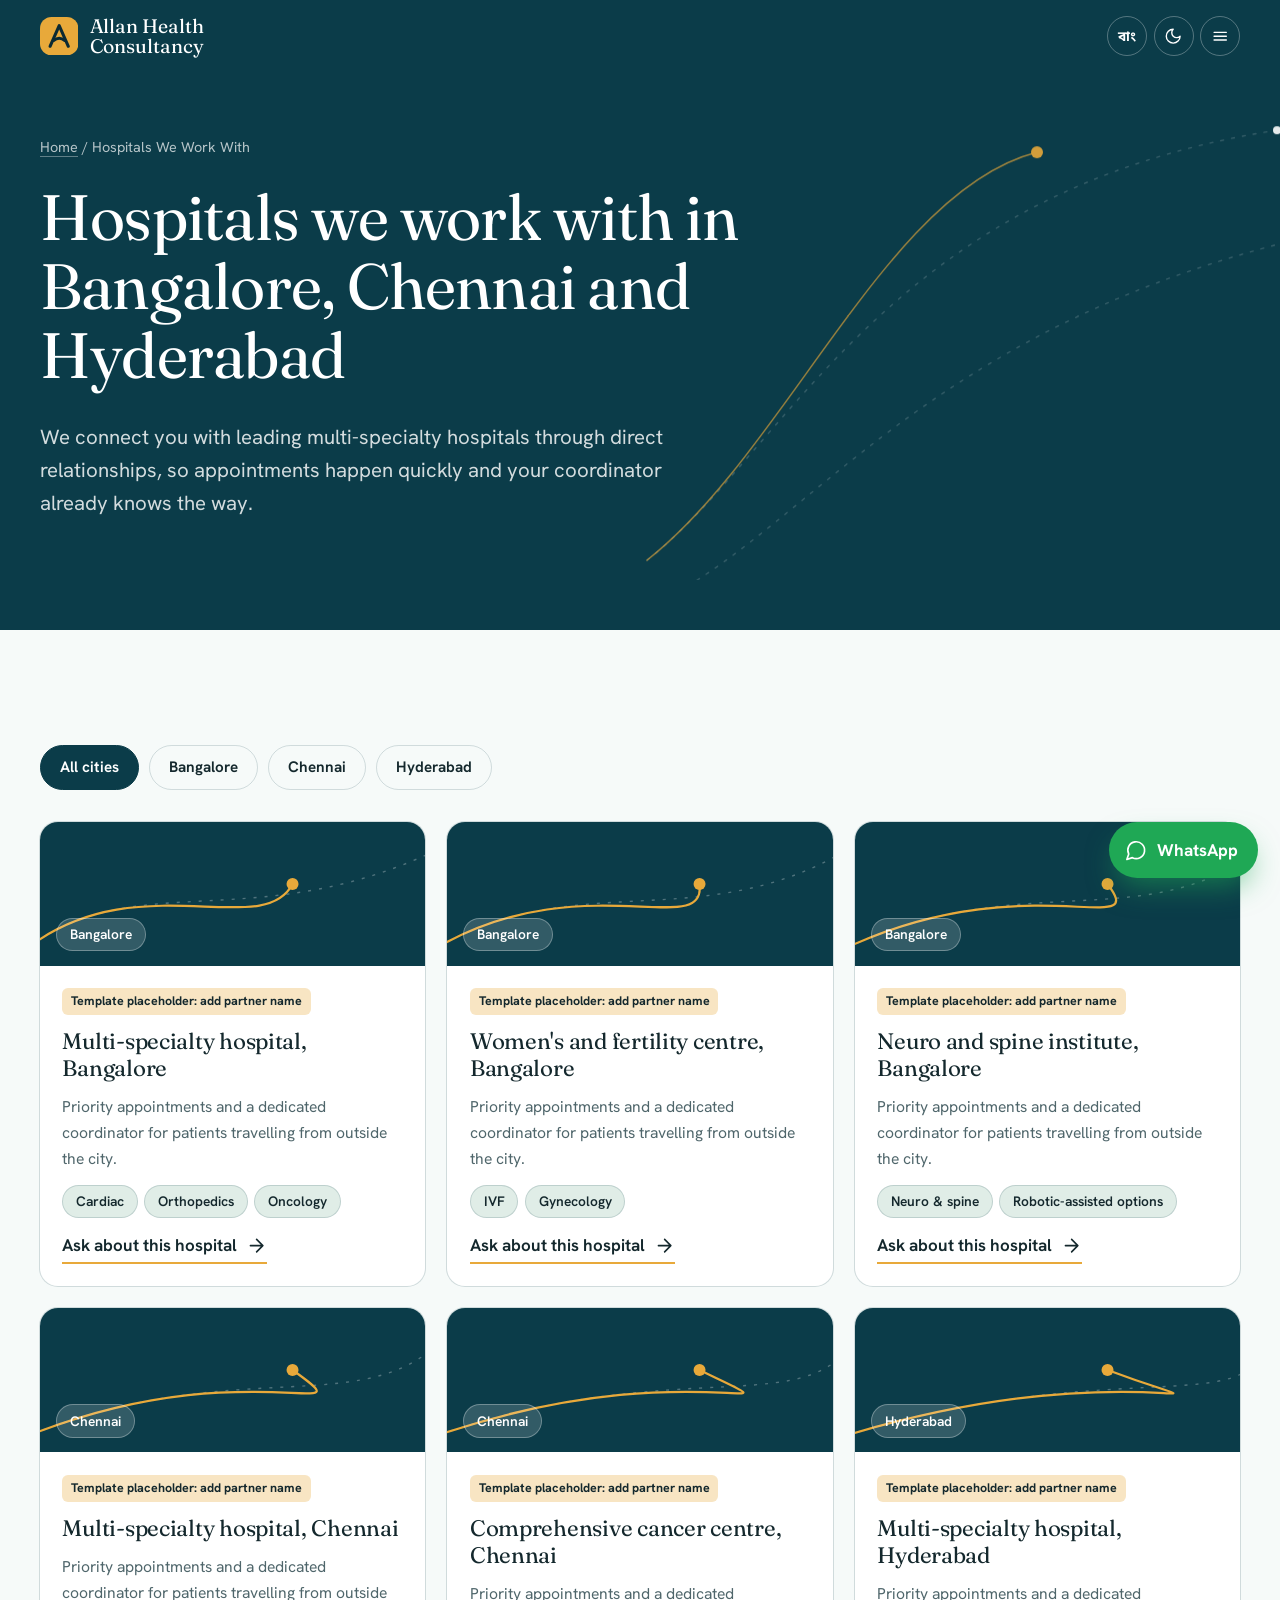
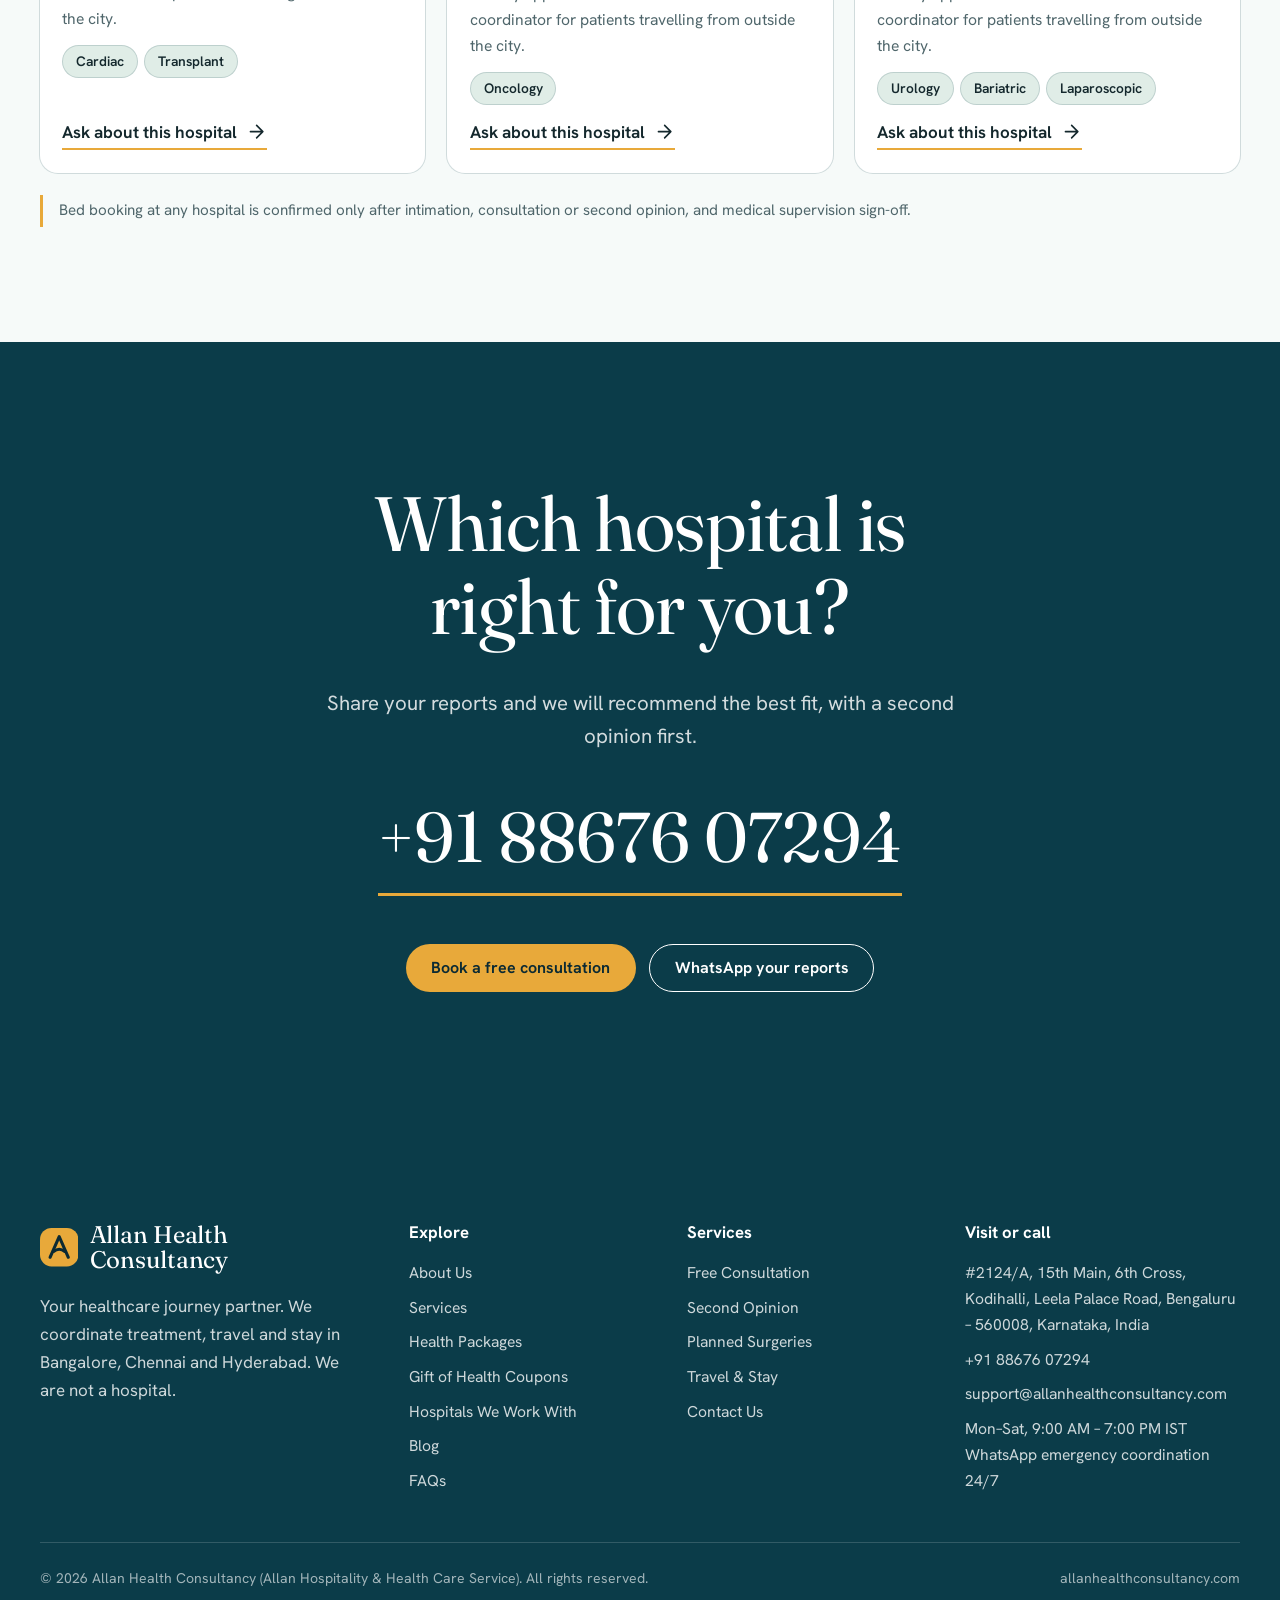
<file: hospitals.html>
<!doctype html><html lang="en"><head><meta charset="utf-8">
<meta name="viewport" content="width=device-width, initial-scale=1, viewport-fit=cover">
<title>Hospitals We Work With │ Bangalore, Chennai &amp; Hyderabad – Allan Health Consultancy</title>
<meta name="description" content="Leading multi-specialty hospitals in Bangalore, Chennai and Hyderabad, with priority appointments and a dedicated coordinator for outstation patients.">
<meta name="keywords" content="best hospitals Bangalore for outstation patients, hospitals Chennai medical tourism, hospitals Hyderabad medical tourism">
<link rel="canonical" href="https://allanhealthconsultancy.com/hospitals">
<meta property="og:type" content="website"><meta property="og:site_name" content="Allan Health Consultancy">
<meta property="og:title" content="Hospitals We Work With │ Bangalore, Chennai &amp; Hyderabad – Allan Health Consultancy"><meta property="og:description" content="Leading multi-specialty hospitals in Bangalore, Chennai and Hyderabad, with priority appointments and a dedicated coordinator for outstation patients."><meta property="og:url" content="https://allanhealthconsultancy.com/hospitals">
<meta name="twitter:card" content="summary">
<meta name="theme-color" content="#0B3C49"><meta name="color-scheme" content="light dark">
<meta name="apple-mobile-web-app-capable" content="yes"><meta name="mobile-web-app-capable" content="yes">
<meta name="apple-mobile-web-app-title" content="Allan Health">
<link rel="icon" href="assets/img/favicon.svg" type="image/svg+xml">
<link rel="apple-touch-icon" href="assets/img/icon-192.png">
<link rel="manifest" href="manifest.webmanifest">
<link rel="preconnect" href="https://fonts.googleapis.com"><link rel="preconnect" href="https://fonts.gstatic.com" crossorigin>
<link rel="stylesheet" href="https://fonts.googleapis.com/css2?family=Fraunces:opsz,wght@9..144,300..700&family=Hanken+Grotesk:wght@400;500;600;700&family=Noto+Sans+Bengali:wght@400;600&family=Noto+Serif+Bengali:wght@400;600&display=swap">
<link rel="stylesheet" href="assets/css/styles.css">
<script type="application/ld+json">{"@context": "https://schema.org", "@type": "MedicalBusiness", "name": "Allan Health Consultancy", "alternateName": "Allan Hospitality & Health Care Service", "url": "https://allanhealthconsultancy.com", "telephone": "+91 88676 07294", "email": "support@allanhealthconsultancy.com", "address": {"@type": "PostalAddress", "streetAddress": "#2124/A, 15th Main, 6th Cross, Kodihalli, Leela Palace Road", "addressLocality": "Bengaluru", "addressRegion": "Karnataka", "postalCode": "560008", "addressCountry": "IN"}, "openingHours": "Mo-Sa 09:00-19:00", "areaServed": ["Assam", "West Bengal", "Mizoram", "Bangladesh", "Sri Lanka", "SAARC countries", "United Kingdom", "United States"], "description": "Medical facilitation and patient-support company connecting patients with hospitals in Bangalore, Chennai and Hyderabad."}</script></head><body data-pwa="on"><a class="skip" href="#main">Skip to content</a><div class="progress" aria-hidden="true"></div><header class="hdr" id="top"><div class="wrap hdr-in">
<a class="brand" href="index.html" aria-label="Allan Health Consultancy, home"><svg class="brand-mark" viewBox="0 0 40 40" aria-hidden="true"><rect width="40" height="40" rx="12" fill="#E8A93A"/><path d="M10.5 30.5 20 9l9.5 21.5" fill="none" stroke="#0B2A33" stroke-width="3.2" stroke-linecap="round" stroke-linejoin="round"/><path d="M14.2 24.5q5.8-4.6 11.6 0" fill="none" stroke="#0B2A33" stroke-width="3" stroke-linecap="round"/></svg><span class="brand-name">Allan Health<br>Consultancy<small>Allan Hospitality &amp; Health Care Service</small></span></a>
<nav class="nav" aria-label="Primary">
<a href="about-us.html" data-nav="about-us" data-i18n="nav.about">About Us</a>
<div class="nav-item"><a href="services.html" data-nav="services" data-i18n="nav.services">Services</a><button type="button" aria-label="Show services menu" aria-haspopup="true"><svg class="i" aria-hidden="true"><use href="#i-chevron"/></svg></button>
<div class="dd"><div><h4>Core services</h4>
<a href="services.html#free-consultation">Free Consultation</a><a href="services.html#second-opinion">Second Opinion Consultation</a><a href="health-packages.html">Health Check-Up Packages</a><a href="services.html#travel-stay">Travel, Visa &amp; Accommodation Assistance</a></div>
<div><h4>Planned surgeries</h4><div class="dd-sub"><a href="services.html#surg-knee-hip">Knee & hip replacement</a><a href="services.html#surg-cardiac">Cardiac surgery</a><a href="services.html#surg-ivf">IVF & infertility treatment</a><a href="services.html#surg-gynecology">Gynecology & women's health</a><a href="services.html#surg-oncology">Cancer treatment (oncology)</a><a href="services.html#surg-neuro-spine">Neuro & spine surgery</a><a href="services.html#surg-urology">Urology</a><a href="services.html#surg-laparoscopic">Laparoscopic & general surgery</a><a href="services.html#surg-bariatric">Bariatric surgery</a><a href="services.html#surg-transplant">Organ transplant</a></div></div></div></div>
<a href="health-packages.html" data-nav="health-packages" data-i18n="nav.packages">Health Packages</a><a href="gift-of-health-coupons.html" data-nav="gift-of-health-coupons" data-i18n="nav.gift">Gift Coupons</a><a href="hospitals.html" data-nav="hospitals" data-i18n="nav.hospitals">Hospitals</a><a href="blog.html" data-nav="blog" data-i18n="nav.blog">Blog</a><a href="faqs.html" data-nav="faqs" data-i18n="nav.faqs">FAQs</a>
</nav>
<div class="hdr-tools">
<button type="button" class="tool" data-lang-btn aria-label="বাংলায় দেখুন">বাং</button>
<button type="button" class="tool theme" data-theme-btn aria-label="Switch light or dark theme"><svg class="i" aria-hidden="true"><use href="#i-moon"/></svg></button>
<a class="btn btn-primary btn-cta" href="contact-us.html" data-i18n="cta.book">Book a free consultation</a>
<button type="button" class="tool burger" aria-label="Menu" aria-expanded="false" aria-controls="menu"><svg class="i" aria-hidden="true"><use href="#i-menu"/></svg></button>
</div></div></header><div class="menu" id="menu"><nav aria-label="Mobile"><a style="--i:0" href="index.html" data-nav="index" data-i18n="nav.home">Home</a><a style="--i:1" href="about-us.html" data-nav="about-us" data-i18n="nav.about">About Us</a><a style="--i:2" href="services.html" data-nav="services" data-i18n="nav.services">Services</a><a class="sub" style="--i:3" href="services.html#free-consultation">Free Consultation</a><a class="sub" style="--i:4" href="services.html#second-opinion">Second Opinion Consultation</a><a class="sub" style="--i:5" href="health-packages.html">Health Check-Up Packages</a><a class="sub" style="--i:6" href="services.html#travel-stay">Travel, Visa &amp; Accommodation Assistance</a><a class="sub" style="--i:7" href="services.html#surgeries">Planned Surgeries</a><a style="--i:8" href="health-packages.html" data-nav="health-packages" data-i18n="nav.packages">Health Packages</a><a style="--i:9" href="gift-of-health-coupons.html" data-nav="gift-of-health-coupons" data-i18n="nav.gift">Gift of Health Coupons</a><a style="--i:10" href="hospitals.html" data-nav="hospitals" data-i18n="nav.hospitals">Hospitals We Work With</a><a style="--i:11" href="blog.html" data-nav="blog" data-i18n="nav.blog">Blog</a><a style="--i:12" href="faqs.html" data-nav="faqs" data-i18n="nav.faqs">FAQs</a><a style="--i:13" href="contact-us.html" data-nav="contact-us" data-i18n="nav.contact">Contact Us</a></nav><div class="btn-row"><a class="btn btn-primary" href="contact-us.html" data-i18n="cta.book">Book a free consultation</a><a class="btn btn-line" href="https://wa.me/918867607294?text=Hello%20Allan%20Health%20Consultancy%2C%20I%20would%20like%20to%20know%20more." target="_blank" rel="noopener"><svg class="i" aria-hidden="true"><use href="#i-chat"/></svg> WhatsApp</a></div></div><main id="main"><section class="phero on-deep"><svg class="phero-deco" data-parallax="0.12" viewBox="0 0 720 520" aria-hidden="true"><path d="M10 500C150 390 250 130 640 70"/><path d="M60 520C200 430 330 250 700 170"/><path class="g" d="M10 500C150 390 250 130 400 92"/><circle cx="400" cy="92" r="6"/><circle cx="640" cy="70" r="4" style="fill:#fff"/></svg><div class="wrap"><nav class="crumbs" aria-label="Breadcrumb"><a href="index.html">Home</a> / Hospitals We Work With</nav><h1 data-split>Hospitals we work with in Bangalore, Chennai and Hyderabad</h1><p class="lead">We connect you with leading multi-specialty hospitals through direct relationships, so appointments happen quickly and your coordinator already knows the way.</p></div></section>
<section class="sec"><div class="wrap">
 <div class="filters" data-filters="hosp" role="group" aria-label="Filter by city">
  <button type="button" data-filter="all" aria-pressed="true">All cities</button><button type="button" data-filter="Bangalore" aria-pressed="false">Bangalore</button><button type="button" data-filter="Chennai" aria-pressed="false">Chennai</button><button type="button" data-filter="Hyderabad" aria-pressed="false">Hyderabad</button></div>
 <div class="list-cards"><article class="hosp" data-group="hosp" data-cat="Bangalore"><div class="cover"><svg viewBox="0 0 400 144" preserveAspectRatio="xMidYMid slice" aria-hidden="true"><rect width="400" height="144" fill="none"/><path d="M-10 130C100 40 230 120 420 20" fill="none" stroke="rgba(255,255,255,.28)" stroke-width="1.4" stroke-dasharray="3 8"/><path d="M-10 130C100 40 230 120 260 62" fill="none" stroke="#E8A93A" stroke-width="2.2"/><circle cx="260" cy="62" r="6" fill="#E8A93A"/></svg><span class="chip">Bangalore</span></div><div class="hosp-b"><span class="ph">Template placeholder: add partner name</span><h3>Multi-specialty hospital, Bangalore</h3><p>Priority appointments and a dedicated coordinator for patients travelling from outside the city.</p><div class="tags"><span class="chip">Cardiac</span><span class="chip">Orthopedics</span><span class="chip">Oncology</span></div><a class="link-arrow" href="contact-us.html" style="margin-top:auto;align-self:flex-start">Ask about this hospital <svg class="i" aria-hidden="true"><use href="#i-arrow"/></svg></a></div></article><article class="hosp" data-group="hosp" data-cat="Bangalore"><div class="cover"><svg viewBox="0 0 400 144" preserveAspectRatio="xMidYMid slice" aria-hidden="true"><rect width="400" height="144" fill="none"/><path d="M-10 130C137 40 267 120 420 20" fill="none" stroke="rgba(255,255,255,.28)" stroke-width="1.4" stroke-dasharray="3 8"/><path d="M-10 130C137 40 267 120 260 62" fill="none" stroke="#E8A93A" stroke-width="2.2"/><circle cx="260" cy="62" r="6" fill="#E8A93A"/></svg><span class="chip">Bangalore</span></div><div class="hosp-b"><span class="ph">Template placeholder: add partner name</span><h3>Women's and fertility centre, Bangalore</h3><p>Priority appointments and a dedicated coordinator for patients travelling from outside the city.</p><div class="tags"><span class="chip">IVF</span><span class="chip">Gynecology</span></div><a class="link-arrow" href="contact-us.html" style="margin-top:auto;align-self:flex-start">Ask about this hospital <svg class="i" aria-hidden="true"><use href="#i-arrow"/></svg></a></div></article><article class="hosp" data-group="hosp" data-cat="Bangalore"><div class="cover"><svg viewBox="0 0 400 144" preserveAspectRatio="xMidYMid slice" aria-hidden="true"><rect width="400" height="144" fill="none"/><path d="M-10 130C174 40 304 120 420 20" fill="none" stroke="rgba(255,255,255,.28)" stroke-width="1.4" stroke-dasharray="3 8"/><path d="M-10 130C174 40 304 120 260 62" fill="none" stroke="#E8A93A" stroke-width="2.2"/><circle cx="260" cy="62" r="6" fill="#E8A93A"/></svg><span class="chip">Bangalore</span></div><div class="hosp-b"><span class="ph">Template placeholder: add partner name</span><h3>Neuro and spine institute, Bangalore</h3><p>Priority appointments and a dedicated coordinator for patients travelling from outside the city.</p><div class="tags"><span class="chip">Neuro & spine</span><span class="chip">Robotic-assisted options</span></div><a class="link-arrow" href="contact-us.html" style="margin-top:auto;align-self:flex-start">Ask about this hospital <svg class="i" aria-hidden="true"><use href="#i-arrow"/></svg></a></div></article><article class="hosp" data-group="hosp" data-cat="Chennai"><div class="cover"><svg viewBox="0 0 400 144" preserveAspectRatio="xMidYMid slice" aria-hidden="true"><rect width="400" height="144" fill="none"/><path d="M-10 130C211 40 341 120 420 20" fill="none" stroke="rgba(255,255,255,.28)" stroke-width="1.4" stroke-dasharray="3 8"/><path d="M-10 130C211 40 341 120 260 62" fill="none" stroke="#E8A93A" stroke-width="2.2"/><circle cx="260" cy="62" r="6" fill="#E8A93A"/></svg><span class="chip">Chennai</span></div><div class="hosp-b"><span class="ph">Template placeholder: add partner name</span><h3>Multi-specialty hospital, Chennai</h3><p>Priority appointments and a dedicated coordinator for patients travelling from outside the city.</p><div class="tags"><span class="chip">Cardiac</span><span class="chip">Transplant</span></div><a class="link-arrow" href="contact-us.html" style="margin-top:auto;align-self:flex-start">Ask about this hospital <svg class="i" aria-hidden="true"><use href="#i-arrow"/></svg></a></div></article><article class="hosp" data-group="hosp" data-cat="Chennai"><div class="cover"><svg viewBox="0 0 400 144" preserveAspectRatio="xMidYMid slice" aria-hidden="true"><rect width="400" height="144" fill="none"/><path d="M-10 130C248 40 378 120 420 20" fill="none" stroke="rgba(255,255,255,.28)" stroke-width="1.4" stroke-dasharray="3 8"/><path d="M-10 130C248 40 378 120 260 62" fill="none" stroke="#E8A93A" stroke-width="2.2"/><circle cx="260" cy="62" r="6" fill="#E8A93A"/></svg><span class="chip">Chennai</span></div><div class="hosp-b"><span class="ph">Template placeholder: add partner name</span><h3>Comprehensive cancer centre, Chennai</h3><p>Priority appointments and a dedicated coordinator for patients travelling from outside the city.</p><div class="tags"><span class="chip">Oncology</span></div><a class="link-arrow" href="contact-us.html" style="margin-top:auto;align-self:flex-start">Ask about this hospital <svg class="i" aria-hidden="true"><use href="#i-arrow"/></svg></a></div></article><article class="hosp" data-group="hosp" data-cat="Hyderabad"><div class="cover"><svg viewBox="0 0 400 144" preserveAspectRatio="xMidYMid slice" aria-hidden="true"><rect width="400" height="144" fill="none"/><path d="M-10 130C285 40 415 120 420 20" fill="none" stroke="rgba(255,255,255,.28)" stroke-width="1.4" stroke-dasharray="3 8"/><path d="M-10 130C285 40 415 120 260 62" fill="none" stroke="#E8A93A" stroke-width="2.2"/><circle cx="260" cy="62" r="6" fill="#E8A93A"/></svg><span class="chip">Hyderabad</span></div><div class="hosp-b"><span class="ph">Template placeholder: add partner name</span><h3>Multi-specialty hospital, Hyderabad</h3><p>Priority appointments and a dedicated coordinator for patients travelling from outside the city.</p><div class="tags"><span class="chip">Urology</span><span class="chip">Bariatric</span><span class="chip">Laparoscopic</span></div><a class="link-arrow" href="contact-us.html" style="margin-top:auto;align-self:flex-start">Ask about this hospital <svg class="i" aria-hidden="true"><use href="#i-arrow"/></svg></a></div></article></div>
 <p class="note">Bed booking at any hospital is confirmed only after intimation, consultation or second opinion, and medical supervision sign-off.</p>
</div></section>
<section class="sec cta-band on-deep"><div class="wrap"><h2 data-split>Which hospital is right for you?</h2><p class="lead" style="margin-inline:auto">Share your reports and we will recommend the best fit, with a second opinion first.</p><a class="bigtel" href="tel:+918867607294">+91 88676 07294</a><div class="btn-row"><a class="btn btn-primary" href="contact-us.html" data-i18n="cta.book">Book a free consultation</a><a class="btn btn-line" href="https://wa.me/918867607294?text=Hello%20Allan%20Health%20Consultancy%2C%20I%20would%20like%20to%20know%20more." target="_blank" rel="noopener" data-i18n="cta.wa">WhatsApp your reports</a></div></div></section></main><footer class="foot"><div class="wrap"><div class="foot-grid">
<div><a class="brand" href="index.html"><svg class="brand-mark" viewBox="0 0 40 40" aria-hidden="true"><rect width="40" height="40" rx="12" fill="#E8A93A"/><path d="M10.5 30.5 20 9l9.5 21.5" fill="none" stroke="#0B2A33" stroke-width="3.2" stroke-linecap="round" stroke-linejoin="round"/><path d="M14.2 24.5q5.8-4.6 11.6 0" fill="none" stroke="#0B2A33" stroke-width="3" stroke-linecap="round"/></svg><span class="brand-name">Allan Health<br>Consultancy</span></a>
<p style="margin-top:1.2rem;max-width:34ch">Your healthcare journey partner. We coordinate treatment, travel and stay in Bangalore, Chennai and Hyderabad. We are not a hospital.</p></div>
<div><h4>Explore</h4><ul><li><a href="about-us.html">About Us</a></li><li><a href="services.html">Services</a></li><li><a href="health-packages.html">Health Packages</a></li><li><a href="gift-of-health-coupons.html">Gift of Health Coupons</a></li><li><a href="hospitals.html">Hospitals We Work With</a></li><li><a href="blog.html">Blog</a></li><li><a href="faqs.html">FAQs</a></li></ul></div>
<div><h4>Services</h4><ul><li><a href="services.html#free-consultation">Free Consultation</a></li><li><a href="services.html#second-opinion">Second Opinion</a></li><li><a href="services.html#surgeries">Planned Surgeries</a></li><li><a href="services.html#travel-stay">Travel &amp; Stay</a></li><li><a href="contact-us.html">Contact Us</a></li></ul></div>
<div><h4>Visit or call</h4><ul><li>#2124/A, 15th Main, 6th Cross, Kodihalli, Leela Palace Road, Bengaluru – 560008, Karnataka, India</li><li><a href="tel:+918867607294">+91 88676 07294</a></li><li><a href="mailto:support@allanhealthconsultancy.com">support@allanhealthconsultancy.com</a></li><li>Mon–Sat, 9:00 AM – 7:00 PM IST<br>WhatsApp emergency coordination 24/7</li></ul></div>
</div><div class="foot-note"><span>© <span data-year>2026</span> Allan Health Consultancy (Allan Hospitality &amp; Health Care Service). All rights reserved.</span><span>allanhealthconsultancy.com</span></div></div></footer><div class="actionbar" role="navigation" aria-label="Quick contact"><a href="tel:+918867607294"><svg class="i" aria-hidden="true"><use href="#i-phone"/></svg><span data-i18n="cta.call">Call</span></a><a href="https://wa.me/918867607294?text=Hello%20Allan%20Health%20Consultancy%2C%20I%20would%20like%20to%20know%20more." target="_blank" rel="noopener"><svg class="i" aria-hidden="true"><use href="#i-chat"/></svg><span>WhatsApp</span></a><a class="go" href="contact-us.html"><svg class="i" aria-hidden="true"><use href="#i-pulse"/></svg><span>Book free</span></a></div><a class="wa-float" href="https://wa.me/918867607294?text=Hello%20Allan%20Health%20Consultancy%2C%20I%20would%20like%20to%20know%20more." target="_blank" rel="noopener" aria-label="Chat on WhatsApp"><svg class="i" aria-hidden="true"><use href="#i-chat"/></svg><span>WhatsApp</span></a><svg width="0" height="0" style="position:absolute" aria-hidden="true" focusable="false"><symbol id="i-arrow" viewBox="0 0 24 24"><path d="M5 12h14M12 5l7 7-7 7"/></symbol><symbol id="i-check" viewBox="0 0 24 24"><path d="M20 6 9 17l-5-5"/></symbol><symbol id="i-phone" viewBox="0 0 24 24"><path d="M22 16.92v3a2 2 0 0 1-2.18 2 19.79 19.79 0 0 1-8.63-3.07 19.5 19.5 0 0 1-6-6 19.79 19.79 0 0 1-3.07-8.67A2 2 0 0 1 4.11 2h3a2 2 0 0 1 2 1.72c.13.96.36 1.9.7 2.81a2 2 0 0 1-.45 2.11L8.09 9.91a16 16 0 0 0 6 6l1.27-1.27a2 2 0 0 1 2.11-.45c.91.34 1.85.57 2.81.7A2 2 0 0 1 22 16.92z"/></symbol><symbol id="i-mail" viewBox="0 0 24 24"><rect x="2" y="4" width="20" height="16" rx="2"/><path d="m22 7-10 5L2 7"/></symbol><symbol id="i-pin" viewBox="0 0 24 24"><path d="M20 10c0 6-8 12-8 12S4 16 4 10a8 8 0 0 1 16 0Z"/><circle cx="12" cy="10" r="3"/></symbol><symbol id="i-clock" viewBox="0 0 24 24"><circle cx="12" cy="12" r="10"/><path d="M12 6v6l4 2"/></symbol><symbol id="i-chat" viewBox="0 0 24 24"><path d="M7.9 20A9 9 0 1 0 4 16.1L2 22Z"/></symbol><symbol id="i-shield" viewBox="0 0 24 24"><path d="M20 13c0 5-3.5 7.5-7.66 8.95a1 1 0 0 1-.67-.01C7.5 20.5 4 18 4 13V6a1 1 0 0 1 1-1c2 0 4.5-1.2 6.24-2.72a1.17 1.17 0 0 1 1.52 0C14.51 3.81 17 5 19 5a1 1 0 0 1 1 1z"/><path d="m9 12 2 2 4-4"/></symbol><symbol id="i-menu" viewBox="0 0 24 24"><path d="M4 7h16M4 12h16M4 17h16"/></symbol><symbol id="i-x" viewBox="0 0 24 24"><path d="M18 6 6 18M6 6l12 12"/></symbol><symbol id="i-plus" viewBox="0 0 24 24"><path d="M12 5v14M5 12h14"/></symbol><symbol id="i-chevron" viewBox="0 0 24 24"><path d="m6 9 6 6 6-6"/></symbol><symbol id="i-moon" viewBox="0 0 24 24"><path d="M12 3a6 6 0 0 0 9 9 9 9 0 1 1-9-9Z"/></symbol><symbol id="i-down" viewBox="0 0 24 24"><path d="M12 5v14M19 12l-7 7-7-7"/></symbol><symbol id="i-pulse" viewBox="0 0 24 24"><path d="M19 14c1.49-1.46 3-3.21 3-5.5A5.5 5.5 0 0 0 16.5 3c-1.76 0-3 .5-4.5 2-1.5-1.5-2.74-2-4.5-2A5.5 5.5 0 0 0 2 8.5c0 2.3 1.5 4.05 3 5.5l7 7Z"/><path d="M3.22 12H9.5l.5-1 2 4.5 2-7 1.5 3.5h5.27"/></symbol><symbol id="i-plane" viewBox="0 0 24 24"><path d="M22 2 11 13"/><path d="M22 2l-7 20-4-9-9-4 20-7z"/></symbol><symbol id="i-gift" viewBox="0 0 24 24"><path d="M20 12v10H4V12"/><path d="M2 7h20v5H2z"/><path d="M12 22V7"/><path d="M12 7H7.5a2.5 2.5 0 0 1 0-5C11 2 12 7 12 7z"/><path d="M12 7h4.5a2.5 2.5 0 0 0 0-5C13 2 12 7 12 7z"/></symbol></svg><script src="assets/js/main.js" defer></script></body></html>
</file>
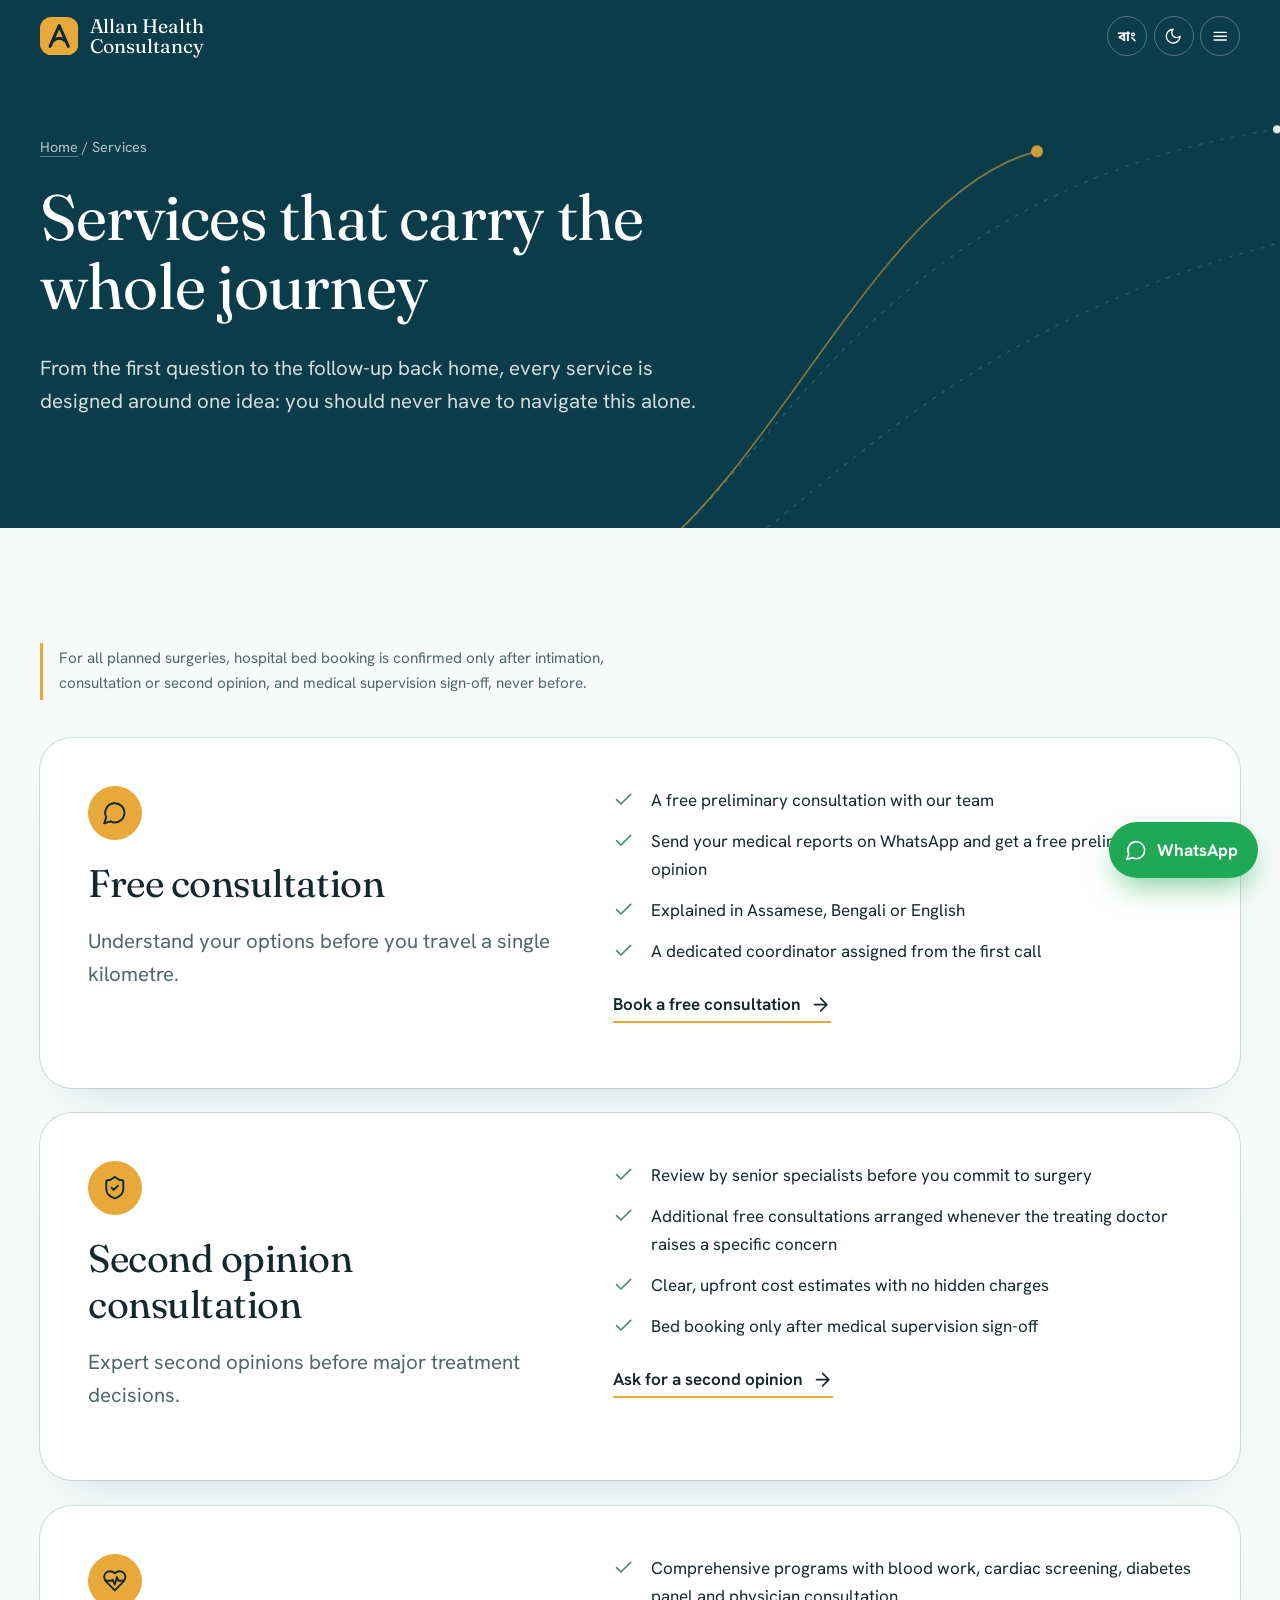
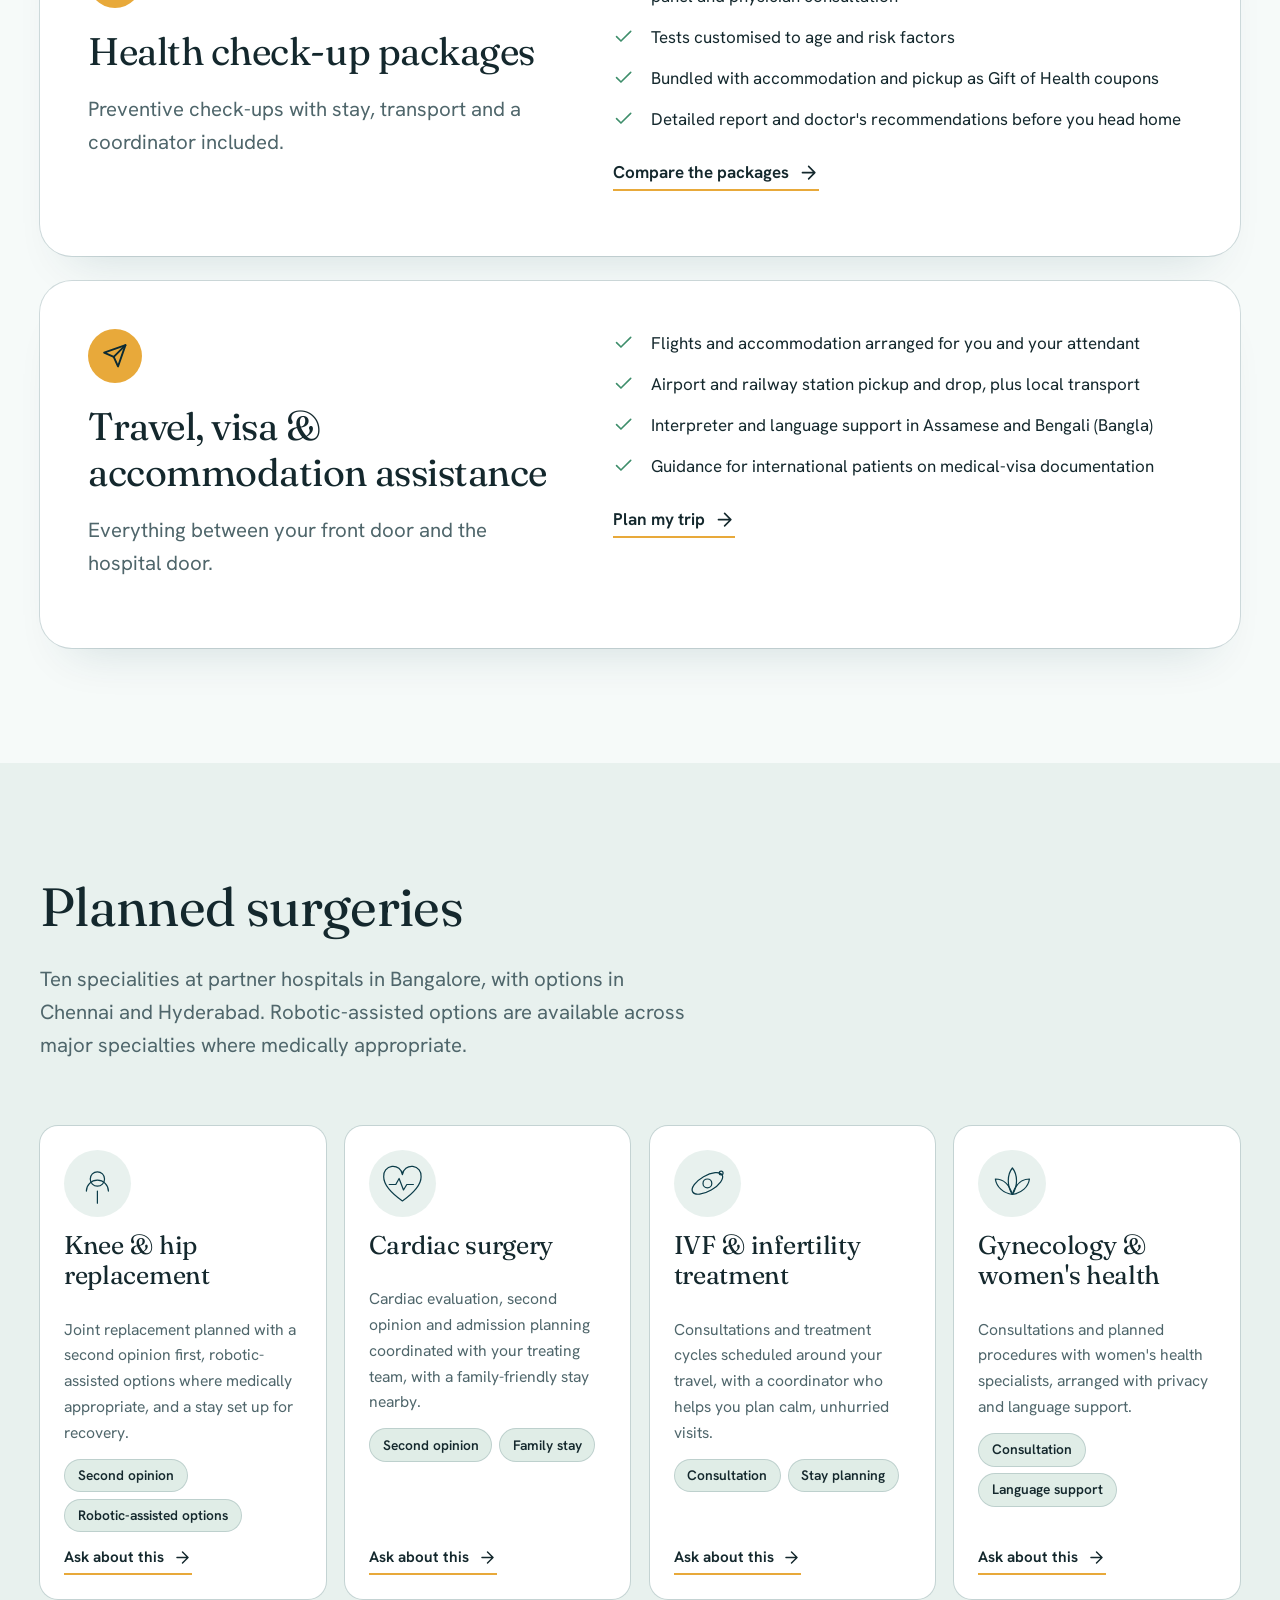
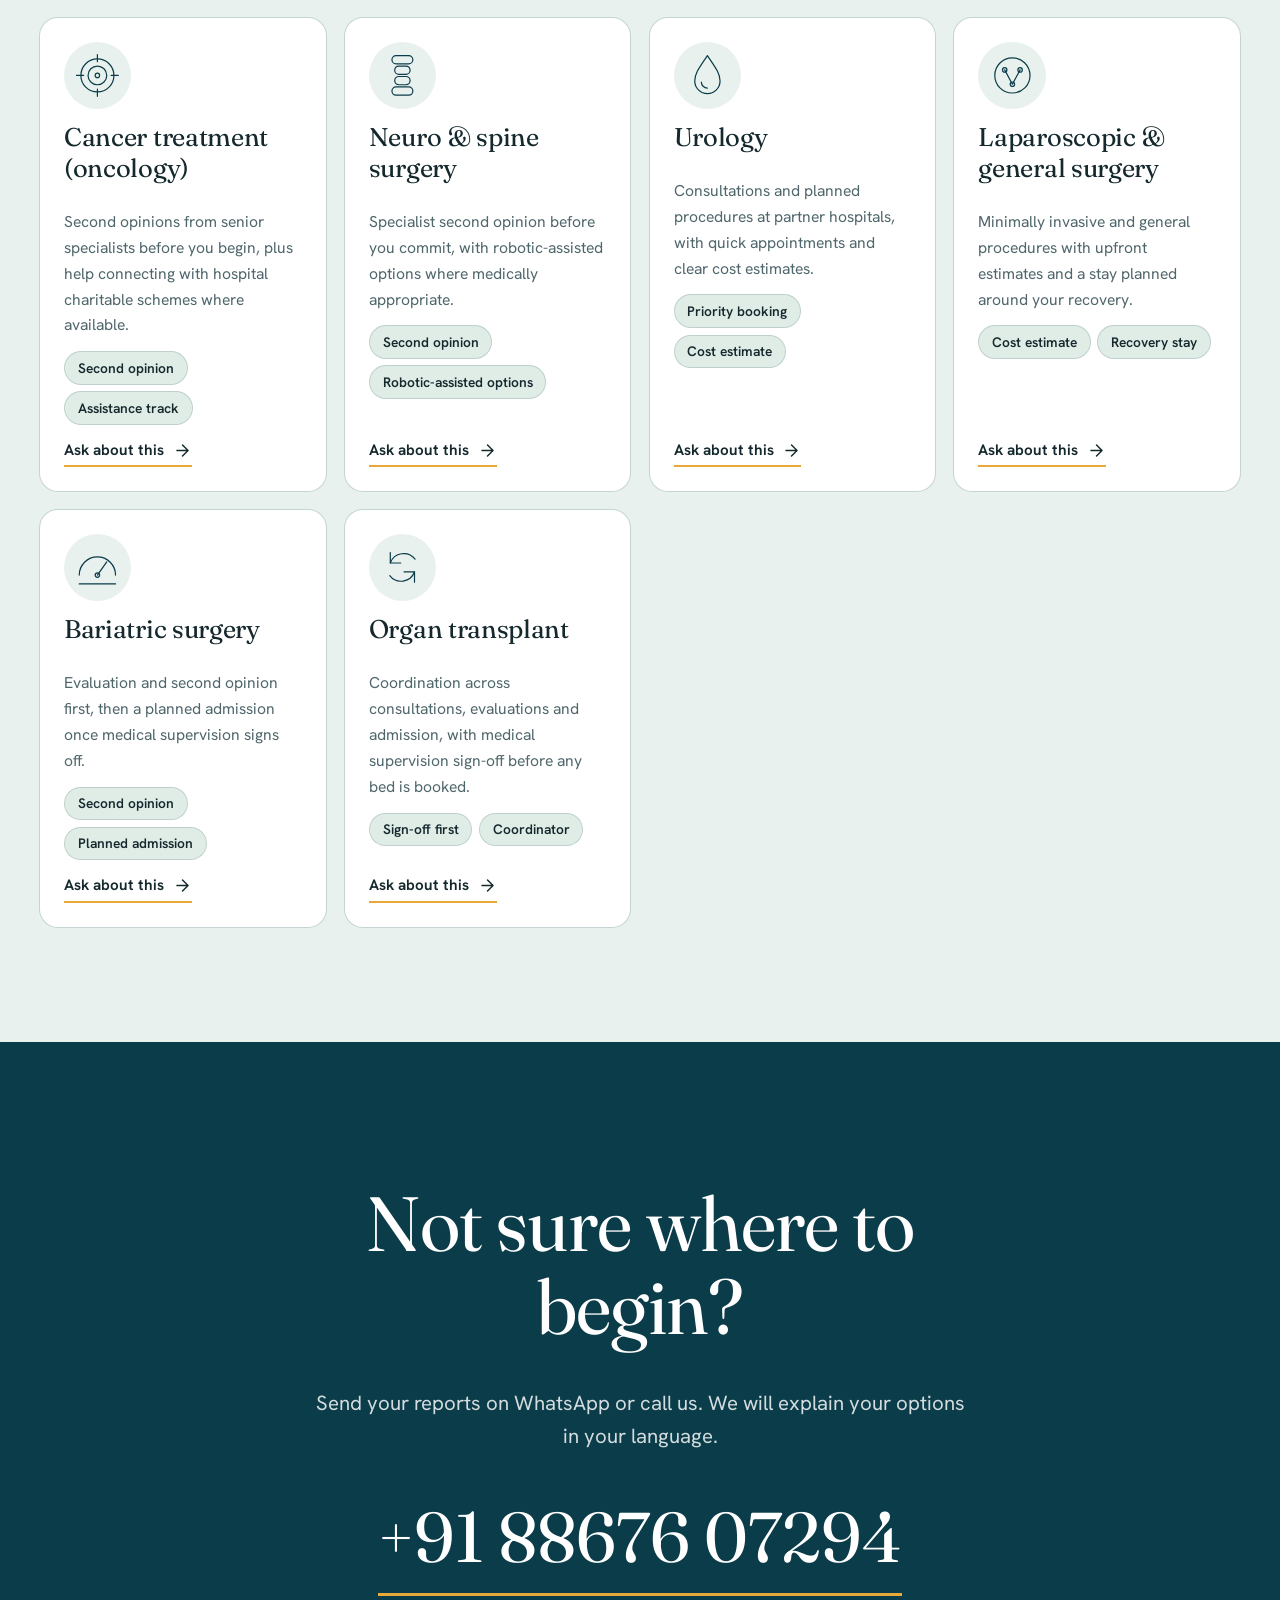
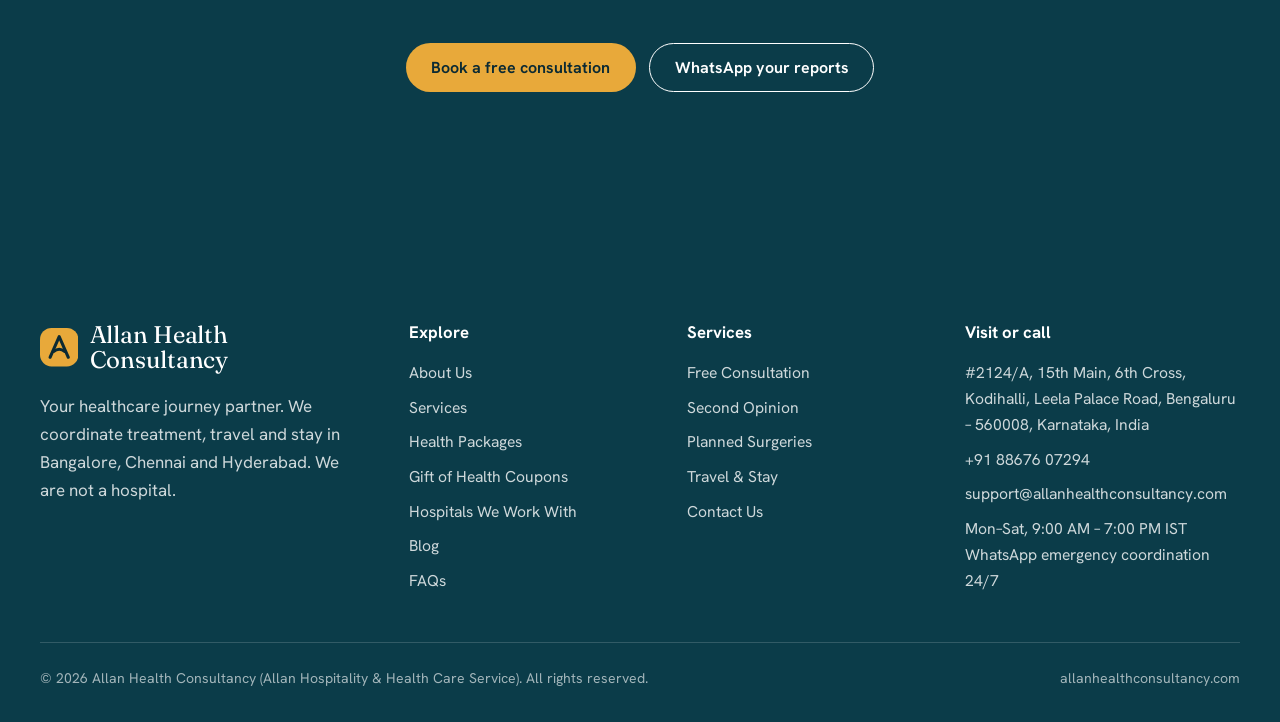
<file: services.html>
<!doctype html><html lang="en"><head><meta charset="utf-8">
<meta name="viewport" content="width=device-width, initial-scale=1, viewport-fit=cover">
<title>Medical Travel Services in Bangalore │ Second Opinion, Planned Surgery &amp; Stay – Allan Health Consultancy</title>
<meta name="description" content="Free consultation, second opinion, health check-ups, planned surgery coordination, travel, visa and accommodation assistance in Bangalore, Chennai and Hyderabad.">
<meta name="keywords" content="second opinion consultation Bangalore, planned surgery coordination, knee replacement Bangalore, cardiac surgery Bangalore, IVF Bangalore, medical travel assistance">
<link rel="canonical" href="https://allanhealthconsultancy.com/services">
<meta property="og:type" content="website"><meta property="og:site_name" content="Allan Health Consultancy">
<meta property="og:title" content="Medical Travel Services in Bangalore │ Second Opinion, Planned Surgery &amp; Stay – Allan Health Consultancy"><meta property="og:description" content="Free consultation, second opinion, health check-ups, planned surgery coordination, travel, visa and accommodation assistance in Bangalore, Chennai and Hyderabad."><meta property="og:url" content="https://allanhealthconsultancy.com/services">
<meta name="twitter:card" content="summary">
<meta name="theme-color" content="#0B3C49"><meta name="color-scheme" content="light dark">
<meta name="apple-mobile-web-app-capable" content="yes"><meta name="mobile-web-app-capable" content="yes">
<meta name="apple-mobile-web-app-title" content="Allan Health">
<link rel="icon" href="assets/img/favicon.svg" type="image/svg+xml">
<link rel="apple-touch-icon" href="assets/img/icon-192.png">
<link rel="manifest" href="manifest.webmanifest">
<link rel="preconnect" href="https://fonts.googleapis.com"><link rel="preconnect" href="https://fonts.gstatic.com" crossorigin>
<link rel="stylesheet" href="https://fonts.googleapis.com/css2?family=Fraunces:opsz,wght@9..144,300..700&family=Hanken+Grotesk:wght@400;500;600;700&family=Noto+Sans+Bengali:wght@400;600&family=Noto+Serif+Bengali:wght@400;600&display=swap">
<link rel="stylesheet" href="assets/css/styles.css">
<script type="application/ld+json">{"@context": "https://schema.org", "@type": "MedicalBusiness", "name": "Allan Health Consultancy", "alternateName": "Allan Hospitality & Health Care Service", "url": "https://allanhealthconsultancy.com", "telephone": "+91 88676 07294", "email": "support@allanhealthconsultancy.com", "address": {"@type": "PostalAddress", "streetAddress": "#2124/A, 15th Main, 6th Cross, Kodihalli, Leela Palace Road", "addressLocality": "Bengaluru", "addressRegion": "Karnataka", "postalCode": "560008", "addressCountry": "IN"}, "openingHours": "Mo-Sa 09:00-19:00", "areaServed": ["Assam", "West Bengal", "Mizoram", "Bangladesh", "Sri Lanka", "SAARC countries", "United Kingdom", "United States"], "description": "Medical facilitation and patient-support company connecting patients with hospitals in Bangalore, Chennai and Hyderabad."}</script></head><body data-pwa="on"><a class="skip" href="#main">Skip to content</a><div class="progress" aria-hidden="true"></div><header class="hdr" id="top"><div class="wrap hdr-in">
<a class="brand" href="index.html" aria-label="Allan Health Consultancy, home"><svg class="brand-mark" viewBox="0 0 40 40" aria-hidden="true"><rect width="40" height="40" rx="12" fill="#E8A93A"/><path d="M10.5 30.5 20 9l9.5 21.5" fill="none" stroke="#0B2A33" stroke-width="3.2" stroke-linecap="round" stroke-linejoin="round"/><path d="M14.2 24.5q5.8-4.6 11.6 0" fill="none" stroke="#0B2A33" stroke-width="3" stroke-linecap="round"/></svg><span class="brand-name">Allan Health<br>Consultancy<small>Allan Hospitality &amp; Health Care Service</small></span></a>
<nav class="nav" aria-label="Primary">
<a href="about-us.html" data-nav="about-us" data-i18n="nav.about">About Us</a>
<div class="nav-item"><a href="services.html" data-nav="services" data-i18n="nav.services">Services</a><button type="button" aria-label="Show services menu" aria-haspopup="true"><svg class="i" aria-hidden="true"><use href="#i-chevron"/></svg></button>
<div class="dd"><div><h4>Core services</h4>
<a href="services.html#free-consultation">Free Consultation</a><a href="services.html#second-opinion">Second Opinion Consultation</a><a href="health-packages.html">Health Check-Up Packages</a><a href="services.html#travel-stay">Travel, Visa &amp; Accommodation Assistance</a></div>
<div><h4>Planned surgeries</h4><div class="dd-sub"><a href="services.html#surg-knee-hip">Knee & hip replacement</a><a href="services.html#surg-cardiac">Cardiac surgery</a><a href="services.html#surg-ivf">IVF & infertility treatment</a><a href="services.html#surg-gynecology">Gynecology & women's health</a><a href="services.html#surg-oncology">Cancer treatment (oncology)</a><a href="services.html#surg-neuro-spine">Neuro & spine surgery</a><a href="services.html#surg-urology">Urology</a><a href="services.html#surg-laparoscopic">Laparoscopic & general surgery</a><a href="services.html#surg-bariatric">Bariatric surgery</a><a href="services.html#surg-transplant">Organ transplant</a></div></div></div></div>
<a href="health-packages.html" data-nav="health-packages" data-i18n="nav.packages">Health Packages</a><a href="gift-of-health-coupons.html" data-nav="gift-of-health-coupons" data-i18n="nav.gift">Gift Coupons</a><a href="hospitals.html" data-nav="hospitals" data-i18n="nav.hospitals">Hospitals</a><a href="blog.html" data-nav="blog" data-i18n="nav.blog">Blog</a><a href="faqs.html" data-nav="faqs" data-i18n="nav.faqs">FAQs</a>
</nav>
<div class="hdr-tools">
<button type="button" class="tool" data-lang-btn aria-label="বাংলায় দেখুন">বাং</button>
<button type="button" class="tool theme" data-theme-btn aria-label="Switch light or dark theme"><svg class="i" aria-hidden="true"><use href="#i-moon"/></svg></button>
<a class="btn btn-primary btn-cta" href="contact-us.html" data-i18n="cta.book">Book a free consultation</a>
<button type="button" class="tool burger" aria-label="Menu" aria-expanded="false" aria-controls="menu"><svg class="i" aria-hidden="true"><use href="#i-menu"/></svg></button>
</div></div></header><div class="menu" id="menu"><nav aria-label="Mobile"><a style="--i:0" href="index.html" data-nav="index" data-i18n="nav.home">Home</a><a style="--i:1" href="about-us.html" data-nav="about-us" data-i18n="nav.about">About Us</a><a style="--i:2" href="services.html" data-nav="services" data-i18n="nav.services">Services</a><a class="sub" style="--i:3" href="services.html#free-consultation">Free Consultation</a><a class="sub" style="--i:4" href="services.html#second-opinion">Second Opinion Consultation</a><a class="sub" style="--i:5" href="health-packages.html">Health Check-Up Packages</a><a class="sub" style="--i:6" href="services.html#travel-stay">Travel, Visa &amp; Accommodation Assistance</a><a class="sub" style="--i:7" href="services.html#surgeries">Planned Surgeries</a><a style="--i:8" href="health-packages.html" data-nav="health-packages" data-i18n="nav.packages">Health Packages</a><a style="--i:9" href="gift-of-health-coupons.html" data-nav="gift-of-health-coupons" data-i18n="nav.gift">Gift of Health Coupons</a><a style="--i:10" href="hospitals.html" data-nav="hospitals" data-i18n="nav.hospitals">Hospitals We Work With</a><a style="--i:11" href="blog.html" data-nav="blog" data-i18n="nav.blog">Blog</a><a style="--i:12" href="faqs.html" data-nav="faqs" data-i18n="nav.faqs">FAQs</a><a style="--i:13" href="contact-us.html" data-nav="contact-us" data-i18n="nav.contact">Contact Us</a></nav><div class="btn-row"><a class="btn btn-primary" href="contact-us.html" data-i18n="cta.book">Book a free consultation</a><a class="btn btn-line" href="https://wa.me/918867607294?text=Hello%20Allan%20Health%20Consultancy%2C%20I%20would%20like%20to%20know%20more." target="_blank" rel="noopener"><svg class="i" aria-hidden="true"><use href="#i-chat"/></svg> WhatsApp</a></div></div><main id="main"><section class="phero on-deep"><svg class="phero-deco" data-parallax="0.12" viewBox="0 0 720 520" aria-hidden="true"><path d="M10 500C150 390 250 130 640 70"/><path d="M60 520C200 430 330 250 700 170"/><path class="g" d="M10 500C150 390 250 130 400 92"/><circle cx="400" cy="92" r="6"/><circle cx="640" cy="70" r="4" style="fill:#fff"/></svg><div class="wrap"><nav class="crumbs" aria-label="Breadcrumb"><a href="index.html">Home</a> / Services</nav><h1 data-split>Services that carry the whole journey</h1><p class="lead">From the first question to the follow-up back home, every service is designed around one idea: you should never have to navigate this alone.</p></div></section>
<section class="sec"><div class="wrap">
 <p class="note" style="margin:0 0 2.4rem;max-width:64ch">For all planned surgeries, hospital bed booking is confirmed only after intimation, consultation or second opinion, and medical supervision sign-off, never before.</p>
 <div class="stk-wrap"><article class="stk" id="free-consultation"><div><span class="stk-icon"><svg class="i" aria-hidden="true"><use href="#i-chat"/></svg></span><h3>Free consultation</h3><p class="lead">Understand your options before you travel a single kilometre.</p></div><div><ul class="checks"><li><svg class="i" aria-hidden="true"><use href="#i-check"/></svg><span>A free preliminary consultation with our team</span></li><li><svg class="i" aria-hidden="true"><use href="#i-check"/></svg><span>Send your medical reports on WhatsApp and get a free preliminary opinion</span></li><li><svg class="i" aria-hidden="true"><use href="#i-check"/></svg><span>Explained in Assamese, Bengali or English</span></li><li><svg class="i" aria-hidden="true"><use href="#i-check"/></svg><span>A dedicated coordinator assigned from the first call</span></li></ul><p style="margin-top:1.6rem"><a class="link-arrow" href="contact-us.html">Book a free consultation <svg class="i" aria-hidden="true"><use href="#i-arrow"/></svg></a></p></div></article><article class="stk" id="second-opinion"><div><span class="stk-icon"><svg class="i" aria-hidden="true"><use href="#i-shield"/></svg></span><h3>Second opinion consultation</h3><p class="lead">Expert second opinions before major treatment decisions.</p></div><div><ul class="checks"><li><svg class="i" aria-hidden="true"><use href="#i-check"/></svg><span>Review by senior specialists before you commit to surgery</span></li><li><svg class="i" aria-hidden="true"><use href="#i-check"/></svg><span>Additional free consultations arranged whenever the treating doctor raises a specific concern</span></li><li><svg class="i" aria-hidden="true"><use href="#i-check"/></svg><span>Clear, upfront cost estimates with no hidden charges</span></li><li><svg class="i" aria-hidden="true"><use href="#i-check"/></svg><span>Bed booking only after medical supervision sign-off</span></li></ul><p style="margin-top:1.6rem"><a class="link-arrow" href="contact-us.html">Ask for a second opinion <svg class="i" aria-hidden="true"><use href="#i-arrow"/></svg></a></p></div></article><article class="stk" id="health-checkups"><div><span class="stk-icon"><svg class="i" aria-hidden="true"><use href="#i-pulse"/></svg></span><h3>Health check-up packages</h3><p class="lead">Preventive check-ups with stay, transport and a coordinator included.</p></div><div><ul class="checks"><li><svg class="i" aria-hidden="true"><use href="#i-check"/></svg><span>Comprehensive programs with blood work, cardiac screening, diabetes panel and physician consultation</span></li><li><svg class="i" aria-hidden="true"><use href="#i-check"/></svg><span>Tests customised to age and risk factors</span></li><li><svg class="i" aria-hidden="true"><use href="#i-check"/></svg><span>Bundled with accommodation and pickup as Gift of Health coupons</span></li><li><svg class="i" aria-hidden="true"><use href="#i-check"/></svg><span>Detailed report and doctor's recommendations before you head home</span></li></ul><p style="margin-top:1.6rem"><a class="link-arrow" href="health-packages.html">Compare the packages <svg class="i" aria-hidden="true"><use href="#i-arrow"/></svg></a></p></div></article><article class="stk" id="travel-stay"><div><span class="stk-icon"><svg class="i" aria-hidden="true"><use href="#i-plane"/></svg></span><h3>Travel, visa & accommodation assistance</h3><p class="lead">Everything between your front door and the hospital door.</p></div><div><ul class="checks"><li><svg class="i" aria-hidden="true"><use href="#i-check"/></svg><span>Flights and accommodation arranged for you and your attendant</span></li><li><svg class="i" aria-hidden="true"><use href="#i-check"/></svg><span>Airport and railway station pickup and drop, plus local transport</span></li><li><svg class="i" aria-hidden="true"><use href="#i-check"/></svg><span>Interpreter and language support in Assamese and Bengali (Bangla)</span></li><li><svg class="i" aria-hidden="true"><use href="#i-check"/></svg><span>Guidance for international patients on medical-visa documentation</span></li></ul><p style="margin-top:1.6rem"><a class="link-arrow" href="contact-us.html">Plan my trip <svg class="i" aria-hidden="true"><use href="#i-arrow"/></svg></a></p></div></article>
 </div></div></section>

<section class="sec sec-alt" id="surgeries"><div class="wrap">
 <div class="sec-head"><h2 data-split>Planned surgeries</h2>
  <p class="lead">Ten specialities at partner hospitals in Bangalore, with options in Chennai and Hyderabad. Robotic-assisted options are available across major specialties where medically appropriate.</p></div>
 <div class="surg-grid"><article class="surg" id="surg-knee-hip"><span class="emb"><svg viewBox="0 0 96 96" aria-hidden="true"><circle cx="48" cy="40" r="13"/><path d="M28 62a20 20 0 0 1 40 0"/><path d="M48 62v22"/></svg></span><h3>Knee &amp; hip replacement</h3><p>Joint replacement planned with a second opinion first, robotic-assisted options where medically appropriate, and a stay set up for recovery.</p><div class="tags"><span class="chip">Second opinion</span><span class="chip">Robotic-assisted options</span></div><a class="link-arrow" href="contact-us.html">Ask about this <svg class="i" aria-hidden="true"><use href="#i-arrow"/></svg></a></article><article class="surg" id="surg-cardiac"><span class="emb"><svg viewBox="0 0 96 96" aria-hidden="true"><path d="M48 80C24 63 14 49 14 36a17 17 0 0 1 34-4 17 17 0 0 1 34 4c0 13-10 27-34 44z"/><path d="M24 50h12l6-11 8 21 6-10h12"/></svg></span><h3>Cardiac surgery</h3><p>Cardiac evaluation, second opinion and admission planning coordinated with your treating team, with a family-friendly stay nearby.</p><div class="tags"><span class="chip">Second opinion</span><span class="chip">Family stay</span></div><a class="link-arrow" href="contact-us.html">Ask about this <svg class="i" aria-hidden="true"><use href="#i-arrow"/></svg></a></article><article class="surg" id="surg-ivf"><span class="emb"><svg viewBox="0 0 96 96" aria-hidden="true"><circle cx="48" cy="48" r="8"/><ellipse cx="48" cy="48" rx="31" ry="14" transform="rotate(-30 48 48)"/><circle cx="73" cy="29" r="3.5"/></svg></span><h3>IVF &amp; infertility treatment</h3><p>Consultations and treatment cycles scheduled around your travel, with a coordinator who helps you plan calm, unhurried visits.</p><div class="tags"><span class="chip">Consultation</span><span class="chip">Stay planning</span></div><a class="link-arrow" href="contact-us.html">Ask about this <svg class="i" aria-hidden="true"><use href="#i-arrow"/></svg></a></article><article class="surg" id="surg-gynecology"><span class="emb"><svg viewBox="0 0 96 96" aria-hidden="true"><path d="M48 20c10 12 10 34 0 48-10-14-10-36 0-48z"/><path d="M48 68C31 66 19 54 17 40c14 0 25 9 31 28z"/><path d="M48 68c17-2 29-14 31-28-14 0-25 9-31 28z"/></svg></span><h3>Gynecology &amp; women's health</h3><p>Consultations and planned procedures with women's health specialists, arranged with privacy and language support.</p><div class="tags"><span class="chip">Consultation</span><span class="chip">Language support</span></div><a class="link-arrow" href="contact-us.html">Ask about this <svg class="i" aria-hidden="true"><use href="#i-arrow"/></svg></a></article><article class="surg" id="surg-oncology"><span class="emb"><svg viewBox="0 0 96 96" aria-hidden="true"><circle cx="48" cy="48" r="30"/><circle cx="48" cy="48" r="17"/><circle cx="48" cy="48" r="4"/><path d="M48 10v13M48 73v13M10 48h13M73 48h13"/></svg></span><h3>Cancer treatment (oncology)</h3><p>Second opinions from senior specialists before you begin, plus help connecting with hospital charitable schemes where available.</p><div class="tags"><span class="chip">Second opinion</span><span class="chip">Assistance track</span></div><a class="link-arrow" href="contact-us.html">Ask about this <svg class="i" aria-hidden="true"><use href="#i-arrow"/></svg></a></article><article class="surg" id="surg-neuro-spine"><span class="emb"><svg viewBox="0 0 96 96" aria-hidden="true"><rect x="29" y="12" width="38" height="15" rx="7.5"/><rect x="34" y="31" width="28" height="15" rx="7.5"/><rect x="34" y="50" width="28" height="15" rx="7.5"/><rect x="29" y="69" width="38" height="15" rx="7.5"/></svg></span><h3>Neuro &amp; spine surgery</h3><p>Specialist second opinion before you commit, with robotic-assisted options where medically appropriate.</p><div class="tags"><span class="chip">Second opinion</span><span class="chip">Robotic-assisted options</span></div><a class="link-arrow" href="contact-us.html">Ask about this <svg class="i" aria-hidden="true"><use href="#i-arrow"/></svg></a></article><article class="surg" id="surg-urology"><span class="emb"><svg viewBox="0 0 96 96" aria-hidden="true"><path d="M48 12C34 33 25 44 25 58a23 23 0 0 0 46 0C71 44 62 33 48 12z"/><path d="M37 60a11 11 0 0 0 11 11"/></svg></span><h3>Urology</h3><p>Consultations and planned procedures at partner hospitals, with quick appointments and clear cost estimates.</p><div class="tags"><span class="chip">Priority booking</span><span class="chip">Cost estimate</span></div><a class="link-arrow" href="contact-us.html">Ask about this <svg class="i" aria-hidden="true"><use href="#i-arrow"/></svg></a></article><article class="surg" id="surg-laparoscopic"><span class="emb"><svg viewBox="0 0 96 96" aria-hidden="true"><circle cx="48" cy="48" r="32"/><circle cx="34" cy="38" r="4"/><circle cx="62" cy="38" r="4"/><circle cx="48" cy="64" r="4"/><path d="M34 38l14 26 14-26"/></svg></span><h3>Laparoscopic &amp; general surgery</h3><p>Minimally invasive and general procedures with upfront estimates and a stay planned around your recovery.</p><div class="tags"><span class="chip">Cost estimate</span><span class="chip">Recovery stay</span></div><a class="link-arrow" href="contact-us.html">Ask about this <svg class="i" aria-hidden="true"><use href="#i-arrow"/></svg></a></article><article class="surg" id="surg-bariatric"><span class="emb"><svg viewBox="0 0 96 96" aria-hidden="true"><path d="M15 62a33 33 0 0 1 66 0"/><path d="M48 62l17-24"/><circle cx="48" cy="62" r="4"/><path d="M15 78h66"/></svg></span><h3>Bariatric surgery</h3><p>Evaluation and second opinion first, then a planned admission once medical supervision signs off.</p><div class="tags"><span class="chip">Second opinion</span><span class="chip">Planned admission</span></div><a class="link-arrow" href="contact-us.html">Ask about this <svg class="i" aria-hidden="true"><use href="#i-arrow"/></svg></a></article><article class="surg" id="surg-transplant"><span class="emb"><svg viewBox="0 0 96 96" aria-hidden="true"><path d="M71 33a26 26 0 0 0-45 7"/><path d="M26 21v19h19"/><path d="M25 63a26 26 0 0 0 45-7"/><path d="M70 75V56H51"/></svg></span><h3>Organ transplant</h3><p>Coordination across consultations, evaluations and admission, with medical supervision sign-off before any bed is booked.</p><div class="tags"><span class="chip">Sign-off first</span><span class="chip">Coordinator</span></div><a class="link-arrow" href="contact-us.html">Ask about this <svg class="i" aria-hidden="true"><use href="#i-arrow"/></svg></a></article></div>
</div></section>
<section class="sec cta-band on-deep"><div class="wrap"><h2 data-split>Not sure where to begin?</h2><p class="lead" style="margin-inline:auto">Send your reports on WhatsApp or call us. We will explain your options in your language.</p><a class="bigtel" href="tel:+918867607294">+91 88676 07294</a><div class="btn-row"><a class="btn btn-primary" href="contact-us.html" data-i18n="cta.book">Book a free consultation</a><a class="btn btn-line" href="https://wa.me/918867607294?text=Hello%20Allan%20Health%20Consultancy%2C%20I%20would%20like%20to%20know%20more." target="_blank" rel="noopener" data-i18n="cta.wa">WhatsApp your reports</a></div></div></section></main><footer class="foot"><div class="wrap"><div class="foot-grid">
<div><a class="brand" href="index.html"><svg class="brand-mark" viewBox="0 0 40 40" aria-hidden="true"><rect width="40" height="40" rx="12" fill="#E8A93A"/><path d="M10.5 30.5 20 9l9.5 21.5" fill="none" stroke="#0B2A33" stroke-width="3.2" stroke-linecap="round" stroke-linejoin="round"/><path d="M14.2 24.5q5.8-4.6 11.6 0" fill="none" stroke="#0B2A33" stroke-width="3" stroke-linecap="round"/></svg><span class="brand-name">Allan Health<br>Consultancy</span></a>
<p style="margin-top:1.2rem;max-width:34ch">Your healthcare journey partner. We coordinate treatment, travel and stay in Bangalore, Chennai and Hyderabad. We are not a hospital.</p></div>
<div><h4>Explore</h4><ul><li><a href="about-us.html">About Us</a></li><li><a href="services.html">Services</a></li><li><a href="health-packages.html">Health Packages</a></li><li><a href="gift-of-health-coupons.html">Gift of Health Coupons</a></li><li><a href="hospitals.html">Hospitals We Work With</a></li><li><a href="blog.html">Blog</a></li><li><a href="faqs.html">FAQs</a></li></ul></div>
<div><h4>Services</h4><ul><li><a href="services.html#free-consultation">Free Consultation</a></li><li><a href="services.html#second-opinion">Second Opinion</a></li><li><a href="services.html#surgeries">Planned Surgeries</a></li><li><a href="services.html#travel-stay">Travel &amp; Stay</a></li><li><a href="contact-us.html">Contact Us</a></li></ul></div>
<div><h4>Visit or call</h4><ul><li>#2124/A, 15th Main, 6th Cross, Kodihalli, Leela Palace Road, Bengaluru – 560008, Karnataka, India</li><li><a href="tel:+918867607294">+91 88676 07294</a></li><li><a href="mailto:support@allanhealthconsultancy.com">support@allanhealthconsultancy.com</a></li><li>Mon–Sat, 9:00 AM – 7:00 PM IST<br>WhatsApp emergency coordination 24/7</li></ul></div>
</div><div class="foot-note"><span>© <span data-year>2026</span> Allan Health Consultancy (Allan Hospitality &amp; Health Care Service). All rights reserved.</span><span>allanhealthconsultancy.com</span></div></div></footer><div class="actionbar" role="navigation" aria-label="Quick contact"><a href="tel:+918867607294"><svg class="i" aria-hidden="true"><use href="#i-phone"/></svg><span data-i18n="cta.call">Call</span></a><a href="https://wa.me/918867607294?text=Hello%20Allan%20Health%20Consultancy%2C%20I%20would%20like%20to%20know%20more." target="_blank" rel="noopener"><svg class="i" aria-hidden="true"><use href="#i-chat"/></svg><span>WhatsApp</span></a><a class="go" href="contact-us.html"><svg class="i" aria-hidden="true"><use href="#i-pulse"/></svg><span>Book free</span></a></div><a class="wa-float" href="https://wa.me/918867607294?text=Hello%20Allan%20Health%20Consultancy%2C%20I%20would%20like%20to%20know%20more." target="_blank" rel="noopener" aria-label="Chat on WhatsApp"><svg class="i" aria-hidden="true"><use href="#i-chat"/></svg><span>WhatsApp</span></a><svg width="0" height="0" style="position:absolute" aria-hidden="true" focusable="false"><symbol id="i-arrow" viewBox="0 0 24 24"><path d="M5 12h14M12 5l7 7-7 7"/></symbol><symbol id="i-check" viewBox="0 0 24 24"><path d="M20 6 9 17l-5-5"/></symbol><symbol id="i-phone" viewBox="0 0 24 24"><path d="M22 16.92v3a2 2 0 0 1-2.18 2 19.79 19.79 0 0 1-8.63-3.07 19.5 19.5 0 0 1-6-6 19.79 19.79 0 0 1-3.07-8.67A2 2 0 0 1 4.11 2h3a2 2 0 0 1 2 1.72c.13.96.36 1.9.7 2.81a2 2 0 0 1-.45 2.11L8.09 9.91a16 16 0 0 0 6 6l1.27-1.27a2 2 0 0 1 2.11-.45c.91.34 1.85.57 2.81.7A2 2 0 0 1 22 16.92z"/></symbol><symbol id="i-mail" viewBox="0 0 24 24"><rect x="2" y="4" width="20" height="16" rx="2"/><path d="m22 7-10 5L2 7"/></symbol><symbol id="i-pin" viewBox="0 0 24 24"><path d="M20 10c0 6-8 12-8 12S4 16 4 10a8 8 0 0 1 16 0Z"/><circle cx="12" cy="10" r="3"/></symbol><symbol id="i-clock" viewBox="0 0 24 24"><circle cx="12" cy="12" r="10"/><path d="M12 6v6l4 2"/></symbol><symbol id="i-chat" viewBox="0 0 24 24"><path d="M7.9 20A9 9 0 1 0 4 16.1L2 22Z"/></symbol><symbol id="i-shield" viewBox="0 0 24 24"><path d="M20 13c0 5-3.5 7.5-7.66 8.95a1 1 0 0 1-.67-.01C7.5 20.5 4 18 4 13V6a1 1 0 0 1 1-1c2 0 4.5-1.2 6.24-2.72a1.17 1.17 0 0 1 1.52 0C14.51 3.81 17 5 19 5a1 1 0 0 1 1 1z"/><path d="m9 12 2 2 4-4"/></symbol><symbol id="i-menu" viewBox="0 0 24 24"><path d="M4 7h16M4 12h16M4 17h16"/></symbol><symbol id="i-x" viewBox="0 0 24 24"><path d="M18 6 6 18M6 6l12 12"/></symbol><symbol id="i-plus" viewBox="0 0 24 24"><path d="M12 5v14M5 12h14"/></symbol><symbol id="i-chevron" viewBox="0 0 24 24"><path d="m6 9 6 6 6-6"/></symbol><symbol id="i-moon" viewBox="0 0 24 24"><path d="M12 3a6 6 0 0 0 9 9 9 9 0 1 1-9-9Z"/></symbol><symbol id="i-down" viewBox="0 0 24 24"><path d="M12 5v14M19 12l-7 7-7-7"/></symbol><symbol id="i-pulse" viewBox="0 0 24 24"><path d="M19 14c1.49-1.46 3-3.21 3-5.5A5.5 5.5 0 0 0 16.5 3c-1.76 0-3 .5-4.5 2-1.5-1.5-2.74-2-4.5-2A5.5 5.5 0 0 0 2 8.5c0 2.3 1.5 4.05 3 5.5l7 7Z"/><path d="M3.22 12H9.5l.5-1 2 4.5 2-7 1.5 3.5h5.27"/></symbol><symbol id="i-plane" viewBox="0 0 24 24"><path d="M22 2 11 13"/><path d="M22 2l-7 20-4-9-9-4 20-7z"/></symbol><symbol id="i-gift" viewBox="0 0 24 24"><path d="M20 12v10H4V12"/><path d="M2 7h20v5H2z"/><path d="M12 22V7"/><path d="M12 7H7.5a2.5 2.5 0 0 1 0-5C11 2 12 7 12 7z"/><path d="M12 7h4.5a2.5 2.5 0 0 0 0-5C13 2 12 7 12 7z"/></symbol></svg><script src="assets/js/main.js" defer></script></body></html>
</file>
<file: assets/css/styles.css>
/* ==========================================================================
   Allan Health Consultancy — Website & Mobile Web App styles
   Palette: Brahmaputra deep teal · Tea-garden green · Marigold · Mist
   Type:    Fraunces (display) + Hanken Grotesk (body); Noto Bengali fallbacks
   ========================================================================== */

/* ---------- 1. Design tokens (light default, dark via OS or toggle) ---------- */
:root {
  --deep: #0B3C49;
  --tea: #3E8E6B;
  --gold: #E8A93A;
  --gold-ink: #0B2A33;

  --bg: #F6FAF9;
  --bg-alt: #E8F1EE;
  --surface: #FFFFFF;
  --text: #14282D;
  --muted: #4F666B;
  --line: rgba(11, 60, 73, .16);
  --brand: #0B3C49;
  --on-brand: #FFFFFF;
  --hero: #0B3C49;
  --notch: var(--bg);
  --err: #B3402A;
  --ok: #24704E;
  --shadow: rgba(11, 60, 73, .16);

  --fd: 'Fraunces', 'Noto Serif Bengali', Georgia, 'Times New Roman', serif;
  --fb: 'Hanken Grotesk', 'Noto Sans Bengali', system-ui, -apple-system, 'Segoe UI', Roboto, sans-serif;

  --r-s: 10px;
  --r-m: 18px;
  --r-l: 32px;
  --gut: clamp(1.1rem, 4vw, 2.5rem);
  --ease: cubic-bezier(.22, 1, .36, 1);
  color-scheme: light;
}

@media (prefers-color-scheme: dark) {
  :root:not([data-theme="light"]) {
    --bg: #071A1F; --bg-alt: #0C2329; --surface: #102D34;
    --text: #E5EFED; --muted: #9FB5B9; --line: rgba(229, 239, 237, .16);
    --brand: #E8A93A; --on-brand: #0B2A33; --hero: #082A34;
    --shadow: rgba(0, 0, 0, .45); color-scheme: dark;
  }
}
:root[data-theme="dark"] {
  --bg: #071A1F; --bg-alt: #0C2329; --surface: #102D34;
  --text: #E5EFED; --muted: #9FB5B9; --line: rgba(229, 239, 237, .16);
  --brand: #E8A93A; --on-brand: #0B2A33; --hero: #082A34;
  --shadow: rgba(0, 0, 0, .45); color-scheme: dark;
}

/* ---------- 2. Base ---------- */
*, *::before, *::after { box-sizing: border-box; }
:root {
  padding-top: env(safe-area-inset-top, 0px);
  padding-bottom: env(safe-area-inset-bottom, 0px);
}
html {
  -webkit-text-size-adjust: 100%;
  scroll-padding-top: calc(5.5rem + env(safe-area-inset-top, 0px));
  scroll-behavior: smooth;
}
html.rm { scroll-behavior: auto; }
html.menu-open { overflow: hidden; }
body {
  margin: 0;
  background: var(--bg);
  color: var(--text);
  font: 400 1.0625rem/1.65 var(--fb);
  -webkit-font-smoothing: antialiased;
  text-rendering: optimizeLegibility;
  overflow-x: clip;
}
:lang(bn) body, body:lang(bn) { line-height: 1.85; }
img, svg { display: block; max-width: 100%; }
a { color: inherit; text-decoration: none; }
p { margin: 0 0 1em; }
h1, h2, h3, h4 {
  font-family: var(--fd);
  font-weight: 400;
  line-height: 1.08;
  letter-spacing: -.012em;
  margin: 0 0 .5em;
  font-optical-sizing: auto;
}
h1 { font-size: clamp(2.4rem, 5.2vw, 4.6rem); }
h2 { font-size: clamp(2rem, 4.2vw, 3.4rem); }
h3 { font-size: clamp(1.3rem, 2vw, 1.75rem); line-height: 1.2; }
h4 { font-family: var(--fb); font-weight: 700; font-size: 1.05rem; letter-spacing: 0; line-height: 1.3; }
:lang(bn) h1, :lang(bn) h2, :lang(bn) h3 { letter-spacing: 0; line-height: 1.3; }
:lang(bn) .hero-copy h1 { font-size: clamp(2rem, 4.2vw, 3.7rem); }
ul { margin: 0; padding: 0; list-style: none; }
button { font: inherit; color: inherit; cursor: pointer; }
:focus-visible { outline: 3px solid var(--gold); outline-offset: 3px; border-radius: 6px; }
.skip { position: absolute; left: -999px; top: 0; background: var(--gold); color: var(--gold-ink); padding: .8rem 1.2rem; z-index: 100; }
.skip:focus { left: 1rem; top: 1rem; }
.vh { position: absolute; width: 1px; height: 1px; overflow: hidden; clip: rect(0 0 0 0); white-space: nowrap; }
.i { width: 1.25em; height: 1.25em; stroke: currentColor; fill: none; stroke-width: 1.8; stroke-linecap: round; stroke-linejoin: round; flex: none; }
.view[hidden] { display: none; }

.wrap { width: min(1200px, 100% - 2 * var(--gut)); margin-inline: auto; }
.wrap-narrow { width: min(820px, 100% - 2 * var(--gut)); margin-inline: auto; }
.sec { padding-block: clamp(4rem, 9vw, 8rem); position: relative; overflow-x: clip; }
.sec-alt { background: var(--bg-alt); --notch: var(--bg-alt); }
.sec-tight { padding-block: clamp(2.5rem, 6vw, 5rem); }
.on-deep {
  background: var(--hero); color: #fff;
  --text: #fff; --muted: rgba(255, 255, 255, .76); --line: rgba(255, 255, 255, .22); --notch: var(--hero);
}
.lead { font-size: clamp(1.1rem, 1.6vw, 1.3rem); line-height: 1.6; color: var(--muted); max-width: 60ch; }
.on-deep .lead { color: rgba(255, 255, 255, .82); }
.muted { color: var(--muted); }
.stack > * + * { margin-top: 1.1rem; }
.grid-2 { display: grid; grid-template-columns: repeat(2, minmax(0, 1fr)); gap: clamp(1.5rem, 4vw, 4rem); align-items: start; }
.grid-3 { display: grid; grid-template-columns: repeat(3, minmax(0, 1fr)); gap: clamp(1rem, 2.4vw, 2rem); }
.split { display: grid; grid-template-columns: minmax(0, .8fr) minmax(0, 1.2fr); gap: clamp(2rem, 6vw, 6rem); align-items: start; }
.sticky-side { position: sticky; top: calc(6rem + env(safe-area-inset-top, 0px)); }
.sec-head { max-width: 46rem; margin-bottom: clamp(2rem, 5vw, 4rem); }

/* ---------- 3. Buttons & links ---------- */
.btn {
  display: inline-flex; align-items: center; justify-content: center; gap: .6rem;
  min-height: 3rem; padding: .85rem 1.55rem; border-radius: 999px;
  font-weight: 650; font-size: 1rem; line-height: 1.2; text-align: center;
  border: 1.5px solid transparent; cursor: pointer;
  transition: transform .4s var(--ease), background-color .25s, color .25s, border-color .25s, box-shadow .3s;
}
.btn:hover { transform: translateY(-2px); }
.btn:active { transform: translateY(0) scale(.98); }
.btn-primary { background: var(--gold); color: var(--gold-ink); }
.btn-primary:hover { box-shadow: 0 10px 28px rgba(232, 169, 58, .38); }
.btn-dark { background: var(--brand); color: var(--on-brand); }
.btn-line { border-color: currentColor; background: transparent; }
.btn-line:hover { background: rgba(255, 255, 255, .08); }
.sec:not(.on-deep) .btn-line:hover { background: color-mix(in srgb, var(--text) 8%, transparent); }
.btn-row { display: flex; flex-wrap: wrap; gap: .8rem; margin-top: 1.8rem; }
.btn-block { width: 100%; }
.link-arrow {
  display: inline-flex; align-items: center; gap: .55rem; font-weight: 650;
  border-bottom: 2px solid var(--gold); padding-bottom: .15rem;
}
.link-arrow .i { transition: transform .35s var(--ease); }
.link-arrow:hover .i { transform: translateX(5px); }
.chip {
  display: inline-block; padding: .28rem .8rem; border-radius: 999px; font-size: .86rem; font-weight: 600;
  background: color-mix(in srgb, var(--tea) 16%, transparent); color: var(--text); border: 1px solid var(--line);
}
.chip-gold { background: var(--gold); color: var(--gold-ink); border-color: transparent; }

/* ---------- 4. Header, navigation, menu ---------- */
.hdr {
  position: fixed; inset: 0 0 auto 0; z-index: 60;
  padding-top: env(safe-area-inset-top, 0px);
  --hc: #fff;
  transition: transform .55s var(--ease), background-color .3s, box-shadow .3s;
}
.hdr.solid {
  background: var(--surface);
  background: color-mix(in srgb, var(--surface) 92%, transparent);
  -webkit-backdrop-filter: blur(14px); backdrop-filter: blur(14px);
  --hc: var(--text); box-shadow: 0 1px 0 var(--line);
}
.hdr.hide { transform: translateY(-110%); }
.hdr-in { display: flex; align-items: center; justify-content: space-between; gap: 1rem; height: 4.5rem; color: var(--hc); }
.brand { display: flex; align-items: center; gap: .7rem; flex: none; }
.brand-mark { width: 2.4rem; height: 2.4rem; }
.brand-name { font-family: var(--fd); font-size: 1.22rem; line-height: 1.05; letter-spacing: -.005em; }
.brand-name small { display: block; font-family: var(--fb); font-size: .68rem; font-weight: 600; letter-spacing: .02em; opacity: .75; margin-top: .15rem; }
.nav { display: flex; align-items: center; gap: .15rem; }
.nav > a, .nav-item > a, .nav-item > button {
  white-space: nowrap; display: inline-flex; align-items: center; gap: .3rem; padding: .55rem .6rem; border-radius: 999px;
  font-size: .93rem; font-weight: 600; background: none; border: 0; color: inherit; position: relative;
}
.nav a[aria-current="page"]::after, .nav-item > a[aria-current="page"]::after {
  content: ""; position: absolute; left: .75rem; right: .75rem; bottom: .2rem; height: 2px; background: var(--gold); border-radius: 2px;
}
.nav > a:hover, .nav-item > a:hover, .nav-item > button:hover { background: rgba(127, 127, 127, .14); }
.nav-item { position: relative; display: flex; align-items: center; }
.nav-item .i { width: .9em; height: .9em; transition: transform .3s var(--ease); }
.dd {
  position: absolute; left: 50%; top: calc(100% + .4rem); translate: -50% 8px; width: min(46rem, 90vw);
  background: var(--surface); color: var(--text); border-radius: var(--r-m);
  box-shadow: 0 30px 60px -20px var(--shadow), 0 0 0 1px var(--line);
  padding: 1.4rem; display: grid; grid-template-columns: 1fr 1.15fr; gap: 1.5rem;
  opacity: 0; visibility: hidden; transition: opacity .3s, translate .4s var(--ease), visibility .3s;
}
.nav-item:hover .dd, .nav-item:focus-within .dd, .nav-item.open .dd { opacity: 1; visibility: visible; translate: -50% 0; }
.nav-item:hover > button .i, .nav-item:focus-within > button .i { transform: rotate(180deg); }
.nav-item > button { padding: .55rem .4rem; margin-left: -.55rem; }
.dd h4 { font-size: .85rem; color: var(--muted); font-weight: 700; margin-bottom: .5rem; }
.dd a { display: block; padding: .45rem .6rem; border-radius: 8px; font-size: .95rem; font-weight: 550; }
.dd a:hover { background: var(--bg-alt); }
.dd-sub { columns: 2; column-gap: .5rem; }
.dd-sub a { break-inside: avoid; }
.hdr-tools { display: flex; align-items: center; gap: .4rem; }
.tool {
  display: inline-grid; place-items: center; min-width: 2.5rem; height: 2.5rem; padding: 0 .55rem; border-radius: 999px;
  background: none; border: 1.5px solid color-mix(in srgb, currentColor 30%, transparent); color: inherit; font-weight: 700; font-size: .85rem;
}
.tool:hover { background: rgba(127, 127, 127, .16); }
.tool .i { width: 1.15rem; height: 1.15rem; }
.hdr .btn { min-height: 2.6rem; padding: .55rem 1.1rem; font-size: .92rem; white-space: nowrap; }
.burger { display: none; }

.menu {
  position: fixed; inset: 0; z-index: 55; background: var(--hero); color: #fff;
  padding: calc(6rem + env(safe-area-inset-top, 0px)) var(--gut) 2rem; overflow-y: auto;
  clip-path: circle(0 at calc(100% - 2.6rem) 2.6rem); visibility: hidden;
  transition: clip-path .8s var(--ease), visibility 0s .8s;
}
.menu-open .menu { clip-path: circle(150% at calc(100% - 2.6rem) 2.6rem); visibility: visible; transition: clip-path .8s var(--ease), visibility 0s; }
.menu nav { display: grid; gap: .1rem; max-width: 34rem; }
.menu nav a { font-family: var(--fd); font-size: clamp(1.7rem, 7vw, 2.4rem); padding: .3rem 0; border-bottom: 1px solid rgba(255, 255, 255, .12);
  opacity: 0; transform: translateY(24px); transition: opacity .5s, transform .7s var(--ease); }
.menu nav a.sub { font-family: var(--fb); font-size: 1.05rem; padding: .35rem 0 .35rem 1rem; border: 0; color: rgba(255, 255, 255, .8); }
.menu-open .menu nav a { opacity: 1; transform: none; transition-delay: calc(var(--i, 0) * 35ms + .25s); }
.menu .btn-row { margin-top: 1.6rem; }

.progress { position: fixed; top: 0; left: 0; right: 0; height: 3px; z-index: 70; transform-origin: 0 50%; transform: scaleX(0); background: var(--gold); }

.wa-float {
  position: fixed; right: 1.4rem; bottom: calc(1.4rem + env(safe-area-inset-bottom, 0px)); z-index: 50;
  display: inline-flex; align-items: center; gap: .6rem; padding: .85rem 1.2rem .85rem 1rem; border-radius: 999px;
  background: #1FA855; color: #fff; font-weight: 700; box-shadow: 0 14px 30px -8px rgba(31, 168, 85, .6);
  transition: transform .4s var(--ease);
}
.wa-float:hover { transform: translateY(-3px); }
.wa-float .i { width: 1.4rem; height: 1.4rem; }
.actionbar { display: none; }

/* ---------- 5. Type reveal + scroll primitives ---------- */
.w { display: inline-block; overflow: hidden; vertical-align: top; padding-bottom: .14em; margin-bottom: -.14em; }
.w > span { display: inline-block; transform: translateY(108%); transition: transform 1s var(--ease); transition-delay: calc(var(--i, 0) * 42ms); }
.in .w > span { transform: none; }
[data-rv] { opacity: 0; transform: translateY(22px); transition: opacity .9s var(--ease), transform .9s var(--ease); transition-delay: var(--d, 0s); }
[data-rv].in { opacity: 1; transform: none; }
[data-clip] { clip-path: inset(0 0 100% 0 round 18px); transition: clip-path 1.2s var(--ease); }
[data-clip].in { clip-path: inset(0 0 0 0 round 18px); }
.rm .w > span, .rm [data-rv], .rm [data-clip] { transform: none !important; opacity: 1 !important; clip-path: none !important; transition: none !important; }
[data-fill] .w { opacity: .16; transition: none; overflow: visible; margin: 0; padding: 0; }
[data-fill] .w > span { transform: none; transition: none; }
.rm [data-fill] .w { opacity: 1 !important; }

@keyframes rise { from { opacity: 0; transform: translateY(26px); } to { opacity: 1; transform: none; } }
@keyframes ping { 0% { r: 8; opacity: .9; } 100% { r: 34; opacity: 0; } }
@keyframes nudge { 0%, 100% { transform: translateY(0); } 50% { transform: translateY(6px); } }

/* ---------- 6. Hero with scroll-drawn route map ---------- */
.hero-track { position: relative; height: 290vh; background: var(--hero); }
.hero-stage {
  position: sticky; top: 0; height: 100svh; min-height: 560px; overflow: hidden; isolation: isolate;
  background: var(--hero); color: #fff;
}
.hero-bg {
  position: absolute; inset: 0; z-index: -1;
  background:
    radial-gradient(60% 55% at 78% 42%, rgba(62, 142, 107, .34), transparent 70%),
    radial-gradient(40% 40% at 8% 92%, rgba(232, 169, 58, .16), transparent 70%),
    radial-gradient(rgba(255, 255, 255, .07) 1px, transparent 1.4px) 0 0 / 30px 30px;
}
.hero-grid {
  height: 100%; display: grid; grid-template-columns: minmax(0, 1fr) minmax(0, .95fr); gap: clamp(1rem, 4vw, 4rem);
  align-items: center; padding-top: 4.5rem;
}
.hero-copy > * { animation: rise 1s var(--ease) both; }
.hero-copy > *:nth-child(2) { animation-delay: .12s; }
.hero-copy > *:nth-child(3) { animation-delay: .24s; }
.hero-copy > *:nth-child(4) { animation-delay: .36s; }
.hero-copy h1 { font-size: clamp(2.4rem, 5.4vw, 4.9rem); max-width: 15ch; margin-bottom: .45em; }
.hero-copy .lead { max-width: 52ch; }
.hero-note { margin-top: 1.4rem; font-size: .95rem; color: rgba(255, 255, 255, .7); display: flex; flex-wrap: wrap; gap: .4rem 1.4rem; }
.hero-note span { display: inline-flex; align-items: center; gap: .45rem; }
.hero-note .i { color: var(--gold); width: 1.05rem; height: 1.05rem; }
.hero-map { margin: 0; height: min(74svh, 700px); display: flex; flex-direction: column; min-height: 0; }
.hero-map svg { flex: 1; min-height: 0; width: 100%; overflow: visible; }
.hero-cap { display: grid; gap: .1rem; padding: .3rem .4rem 0; min-height: 3.6rem; }
.hero-cap b { font-family: var(--fd); font-weight: 400; font-size: 1.35rem; }
.hero-cap span { font-size: .92rem; color: rgba(255, 255, 255, .72); }
.scroll-cue { position: absolute; left: max(var(--gut), calc((100vw - 1200px) / 2)); bottom: 1.4rem; font-size: .85rem; color: rgba(255, 255, 255, .66); display: flex; align-items: center; gap: .6rem; transition: opacity .4s; }
.scroll-cue .i { animation: nudge 1.8s ease-in-out infinite; }
.grat { stroke: rgba(255, 255, 255, .07); stroke-width: 1; }
.rt-base { fill: none; stroke: rgba(255, 255, 255, .22); stroke-width: 1.2; stroke-dasharray: 2 7; stroke-linecap: round; }
.rt-live { fill: none; stroke: var(--gold); stroke-width: 2.4; stroke-linecap: round; }
.rt-live.soft { stroke: rgba(232, 169, 58, .8); stroke-width: 1.8; stroke-dasharray: 6 6; }
.node .pop { transform-box: fill-box; transform-origin: center; }
.rm .hero-track { height: auto; }
.rm .hero-stage { position: relative; }
.node circle.c { fill: var(--hero); stroke: #fff; stroke-width: 2.2; }
.node text { fill: #fff; font: 600 14px var(--fb); paint-order: stroke; stroke: var(--hero); stroke-width: 4px; stroke-linejoin: round; }
.node.blr circle.c { fill: var(--gold); stroke: var(--hero); stroke-width: 3; }
.node.blr text { font-size: 17px; font-weight: 700; fill: var(--gold); }
.ring { fill: none; stroke: var(--gold); stroke-width: 1.6; animation: ping 2.6s ease-out infinite; }
.rm .ring, .rm .scroll-cue .i { animation: none; }

/* ---------- 7. Scroll-linked marquee ---------- */
.mq { overflow: hidden; padding-block: clamp(2rem, 5vw, 4rem); border-block: 1px solid var(--line); background: var(--bg); }
.mq-row { display: flex; gap: clamp(1.5rem, 3vw, 3rem); width: max-content; white-space: nowrap; font-family: var(--fd);
  font-size: clamp(2.6rem, 8vw, 7rem); line-height: 1.12; will-change: transform; margin-left: -20vw; }
.mq-row + .mq-row { margin-top: .2em; }
.mq-row span { display: inline-flex; align-items: center; gap: clamp(1.5rem, 3vw, 3rem); }
.mq-row span::after { content: ""; width: .28em; height: .28em; border-radius: 50%; background: var(--gold); }
.mq-row.out span { color: transparent; -webkit-text-stroke: 1.4px var(--text); }
.mq-label { display: block; margin-bottom: 1rem; font-size: .95rem; color: var(--muted); }

/* ---------- 8. Scrubbed statement ---------- */
.statement { font-family: var(--fd); font-size: clamp(1.9rem, 4.4vw, 3.7rem); line-height: 1.16; letter-spacing: -.012em; max-width: 26em; margin-bottom: 2rem; }
:lang(bn) .statement { line-height: 1.5; }

/* ---------- 9. Journey timeline ---------- */
.tl-list { position: relative; padding-left: 3.6rem; }
.tl-line { position: absolute; left: 1.15rem; top: .6rem; bottom: 1rem; width: 2px; background: var(--line); }
.tl-line i { position: absolute; inset: 0; background: var(--gold); transform-origin: top; transform: scaleY(0); }
.tl-step { position: relative; padding-bottom: clamp(2rem, 5vw, 3.6rem); opacity: .42; transition: opacity .6s; }
.tl-step.on { opacity: 1; }
.tl-step .n {
  position: absolute; left: -3.6rem; top: 0; width: 2.4rem; height: 2.4rem; border-radius: 50%; display: grid; place-items: center;
  background: var(--bg-alt); border: 2px solid var(--line); font-weight: 700; font-size: .95rem; transition: background-color .4s, border-color .4s, color .4s, transform .5s var(--ease);
}
.tl-step.on .n { background: var(--gold); border-color: var(--gold); color: var(--gold-ink); transform: scale(1.1); }
.tl-step h3 { margin-bottom: .3em; }
.tl-step p { color: var(--muted); max-width: 52ch; margin: 0; }
.tl-step.key { padding: 1.3rem 1.4rem 1.5rem; margin-left: -1.4rem; margin-right: -.4rem; border-radius: var(--r-m); background: var(--surface); box-shadow: 0 0 0 1px var(--line); }
.tl-step.key .n { left: -2.2rem; }
.tl-step.key .chip { margin-bottom: .6rem; }
.sec:not(.sec-alt) .tl-step .n { background: var(--bg); }

/* ---------- 10. Horizontal pinned rail (planned surgeries) ---------- */
.hs { position: relative; }
.hs-stage { position: sticky; top: 0; height: 100svh; overflow: hidden; display: flex; flex-direction: column; justify-content: center; gap: 2rem; padding-top: 3rem; }
.hs-rail { display: flex; gap: clamp(1rem, 2vw, 1.6rem); padding-inline: max(var(--gut), calc((100vw - 1200px) / 2)); width: max-content; will-change: transform; align-items: stretch; }
.hs-intro { flex: 0 0 min(30rem, 84vw); display: flex; flex-direction: column; justify-content: center; padding-right: 2rem; }
.hs-intro p { color: var(--muted); }
.hs-card {
  flex: 0 0 min(23rem, 80vw); background: var(--surface); border-radius: var(--r-l); padding: 1.8rem; box-shadow: 0 0 0 1px var(--line);
  display: flex; flex-direction: column; gap: 1rem; transition: transform .5s var(--ease), box-shadow .4s;
}
.hs-card:hover { transform: translateY(-6px); box-shadow: 0 0 0 1px var(--line), 0 30px 50px -28px var(--shadow); }
.hs-card p { color: var(--muted); font-size: 1rem; margin: 0; }
.emb { width: 5.4rem; height: 5.4rem; border-radius: 50%; display: grid; place-items: center; background: var(--bg-alt); color: var(--brand); }
.emb svg { width: 4.4rem; height: 4.4rem; fill: none; stroke: currentColor; stroke-width: 2.2; stroke-linecap: round; stroke-linejoin: round; }
.hs-card:hover .emb { background: var(--gold); color: var(--gold-ink); }
.hs-card .link-arrow { margin-top: auto; align-self: flex-start; }
.tags { display: flex; flex-wrap: wrap; gap: .4rem; }
.hs-bar { height: 3px; margin-inline: var(--gut); background: var(--line); border-radius: 3px; overflow: hidden; }
.hs-bar i { display: block; height: 100%; background: var(--gold); transform-origin: 0 50%; transform: scaleX(0); }
.hs.static { height: auto !important; padding-block: clamp(4rem, 9vw, 8rem); }
.hs.static .hs-stage { position: static; height: auto; overflow: visible; padding-block: 0; }
.hs.static .hs-rail { width: auto; overflow-x: auto; scroll-snap-type: x mandatory; padding-bottom: 1.5rem; padding-inline: var(--gut); transform: none !important; }
.hs.static .hs-card, .hs.static .hs-intro { scroll-snap-align: start; }
.hs.static .hs-bar { display: none; }

/* ---------- 11. Boarding-pass coupons ---------- */
.passes { display: grid; grid-template-columns: repeat(3, minmax(0, 1fr)); gap: clamp(1.2rem, 2.4vw, 2rem); align-items: stretch; }
.pass-w { filter: drop-shadow(0 22px 26px var(--shadow)); display: flex; }
.pass-w[data-scrub] { transform: translateY(calc((1 - var(--p, 1)) * 90px)) rotate(calc((1 - var(--p, 1)) * var(--rot, 3deg))); opacity: calc(.25 + var(--p, 1) * .75); }
.rm .pass-w[data-scrub] { transform: none; opacity: 1; }
.pass {
  --stub: 9.6rem; position: relative; width: 100%; display: flex; flex-direction: column; background: var(--surface); color: var(--text); border-radius: var(--r-m);
  -webkit-mask: radial-gradient(circle 13px at 0 calc(100% - var(--stub)), #0000 98%, #000) left / 51% 100% no-repeat, radial-gradient(circle 13px at 100% calc(100% - var(--stub)), #0000 98%, #000) right / 51% 100% no-repeat;
  mask: radial-gradient(circle 13px at 0 calc(100% - var(--stub)), #0000 98%, #000) left / 51% 100% no-repeat, radial-gradient(circle 13px at 100% calc(100% - var(--stub)), #0000 98%, #000) right / 51% 100% no-repeat;
}
.pass-top { padding: 1.5rem 1.6rem .3rem; display: flex; align-items: center; justify-content: space-between; gap: .6rem; }
.pass-tier { font-weight: 700; font-size: .95rem; }
.pass-body { padding: .6rem 1.6rem 1.4rem; flex: 1; }
.pass-body h3 { font-size: 1.55rem; margin-bottom: .2em; }
.price { font-family: var(--fd); font-size: clamp(2.4rem, 4vw, 3.3rem); line-height: 1; letter-spacing: -.02em; margin: .6rem 0 .3rem; }
.price small { font-family: var(--fb); font-size: .88rem; letter-spacing: 0; color: var(--muted); margin-left: .4rem; }
.pass-list { display: grid; gap: .55rem; margin: 1rem 0; font-size: .98rem; }
.pass-list li { display: grid; grid-template-columns: 1.2rem 1fr; gap: .6rem; }
.pass-list .i { color: var(--tea); width: 1.15rem; height: 1.15rem; margin-top: .22rem; }
.best { font-size: .92rem; color: var(--muted); font-style: italic; margin: 0; }
.pass-stub { height: var(--stub); padding: 1.1rem 1.4rem; border-top: 2px dashed var(--line); display: grid; gap: .55rem; align-content: center; }
.pass-stub .btn { min-height: 2.7rem; padding: .5rem 1rem; font-size: .93rem; }
.pass.premium { background: var(--surface); box-shadow: inset 0 6px 0 var(--gold); }
.pass.premium .pass-tier { color: var(--brand); }
.note { font-size: .95rem; color: var(--muted); border-left: 3px solid var(--gold); padding: .2rem 0 .2rem 1rem; margin: 1.4rem 0 0; }
.on-deep .note { color: rgba(255, 255, 255, .8); }

/* ---------- 12. Languages ---------- */
.bubs { display: grid; gap: 1rem; }
.bub { max-width: 30rem; padding: 1.1rem 1.4rem; border-radius: 26px 26px 26px 6px; background: var(--surface); box-shadow: 0 0 0 1px var(--line); font-size: 1.35rem; font-family: var(--fd);
  transform: translateX(calc((1 - var(--p, 1)) * var(--dx, -60px))); opacity: calc(.15 + var(--p, 1) * .85); }
.bub small { display: block; font-family: var(--fb); font-size: .82rem; color: var(--muted); margin-top: .3rem; }
.bub:nth-child(2) { margin-left: 3rem; border-radius: 26px 26px 6px 26px; background: var(--brand); color: var(--on-brand); --dx: 60px; }
.bub:nth-child(2) small { color: inherit; opacity: .8; }
.rm .bub { transform: none; opacity: 1; }

/* ---------- 13. Cities ---------- */
.cities { display: grid; grid-template-columns: repeat(3, minmax(0, 1fr)); border-top: 1px solid var(--line); }
.city { padding: clamp(1.4rem, 3vw, 2.4rem) clamp(1rem, 2vw, 2rem) clamp(1.6rem, 3vw, 2.6rem) 0; border-bottom: 1px solid var(--line); position: relative; transition: background-color .4s; }
.city + .city { padding-left: clamp(1rem, 2vw, 2rem); border-left: 1px solid var(--line); }
.city-n { display: block; font-family: var(--fd); font-size: clamp(2.2rem, 4.6vw, 4.2rem); line-height: 1; margin-bottom: .6rem; transition: transform .6s var(--ease), color .3s; }
.city:hover .city-n { transform: translateX(10px); color: var(--tea); }
.city p { color: var(--muted); margin: 0; max-width: 32ch; }

/* ---------- 14. Bands, cards, generic blocks ---------- */
.care-band { display: grid; grid-template-columns: minmax(0, 1fr) auto; gap: 2rem; align-items: center; }
.cta-band { text-align: center; padding-block: clamp(5rem, 11vw, 9rem); overflow: hidden; }
.cta-band h2 { font-size: clamp(2.4rem, 6vw, 5.2rem); max-width: 14ch; margin-inline: auto; }
.bigtel { display: inline-block; font-family: var(--fd); font-size: clamp(2rem, 6vw, 4.4rem); margin: .4rem 0 1.2rem; background: linear-gradient(var(--gold), var(--gold)) 0 100% / 100% 3px no-repeat; transition: background-size .5s var(--ease); }
.bigtel:hover { background-size: 100% 100%; color: var(--gold-ink); }
.cta-band .btn-row { justify-content: center; }
.card { background: var(--surface); border-radius: var(--r-m); padding: 1.6rem; box-shadow: 0 0 0 1px var(--line); }
.checks { display: grid; gap: .8rem; }
.checks li { display: grid; grid-template-columns: 1.6rem 1fr; gap: .8rem; }
.checks .i { color: var(--tea); margin-top: .2rem; }
.on-deep .checks .i { color: var(--gold); }
.two-col { columns: 2; column-gap: 3rem; }
.two-col li { break-inside: avoid; margin-bottom: .9rem; }
.big-quote { font-family: var(--fd); font-size: clamp(1.8rem, 3.6vw, 3rem); line-height: 1.2; }

/* Inner page hero */
.phero { position: relative; overflow: hidden; padding: calc(8.5rem + env(safe-area-inset-top, 0px)) 0 clamp(3.5rem, 7vw, 6rem); isolation: isolate; }
.phero h1 { font-size: clamp(2.2rem, 5vw, 4.2rem); max-width: 19ch; }
.phero .lead { margin-top: 1rem; }
.phero-deco { position: absolute; right: -6%; top: 7%; width: min(60vw, 720px); z-index: -1; opacity: .9; }
.phero-deco path { fill: none; stroke: rgba(255, 255, 255, .2); stroke-width: 1.4; stroke-dasharray: 3 8; stroke-linecap: round; }
.phero-deco path.g { stroke: var(--gold); stroke-dasharray: none; opacity: .75; }
.phero-deco circle { fill: var(--gold); }
.crumbs { font-size: .9rem; color: rgba(255, 255, 255, .7); margin-bottom: 1.4rem; }
.crumbs a { border-bottom: 1px solid rgba(255, 255, 255, .35); }

/* ---------- 15. Services page: stacking cards ---------- */
.stk-wrap { display: grid; gap: 1.6rem; }
.stk { position: sticky; top: calc(6rem + var(--k, 0) * 1.1rem + env(safe-area-inset-top, 0px)); background: var(--surface); border-radius: var(--r-l); padding: clamp(1.6rem, 4vw, 3rem);
  box-shadow: 0 0 0 1px var(--line), 0 30px 50px -30px var(--shadow); display: grid; grid-template-columns: minmax(0, .9fr) minmax(0, 1.1fr); gap: clamp(1.5rem, 4vw, 3.5rem); transform-origin: 50% 0; will-change: transform; }
.stk h3 { font-size: clamp(1.7rem, 3vw, 2.5rem); }
.stk-icon { width: 3.4rem; height: 3.4rem; border-radius: 50%; background: var(--gold); color: var(--gold-ink); display: grid; place-items: center; margin-bottom: 1.2rem; }
.stk-icon .i { width: 1.6rem; height: 1.6rem; }
.surg-grid { display: grid; grid-template-columns: repeat(auto-fill, minmax(min(100%, 17rem), 1fr)); gap: 1.2rem; }
.surg { background: var(--surface); border-radius: var(--r-m); padding: 1.5rem; box-shadow: 0 0 0 1px var(--line); scroll-margin-top: 6rem; display: flex; flex-direction: column; gap: .8rem; transition: transform .5s var(--ease), box-shadow .3s; }
.surg:hover { transform: translateY(-5px); box-shadow: 0 0 0 1px var(--line), 0 26px 40px -26px var(--shadow); }
.surg:target { box-shadow: 0 0 0 2px var(--gold); }
.surg p { color: var(--muted); font-size: .98rem; margin: 0; }
.surg .emb { width: 4.2rem; height: 4.2rem; } .surg .emb svg { width: 3.3rem; height: 3.3rem; }
.surg:hover .emb { background: var(--gold); color: var(--gold-ink); }
.surg .link-arrow { margin-top: auto; align-self: flex-start; font-size: .95rem; }

/* ---------- 16. Table, FAQ accordion, filters, cards ---------- */
.tbl-wrap { overflow-x: auto; border-radius: var(--r-m); box-shadow: 0 0 0 1px var(--line); background: var(--surface); }
table { width: 100%; border-collapse: collapse; min-width: 44rem; font-size: 1rem; }
th, td { padding: 1rem 1.2rem; text-align: left; border-bottom: 1px solid var(--line); vertical-align: top; }
thead th { font-family: var(--fd); font-weight: 400; font-size: 1.25rem; background: var(--bg-alt); }
tbody th { font-weight: 650; color: var(--muted); font-size: .95rem; width: 26%; }
tbody tr:last-child > * { border-bottom: 0; }
td .i { color: var(--tea); vertical-align: -.25em; margin-right: .3rem; }
.acc { border-top: 1px solid var(--line); }
.acc-i { border-bottom: 1px solid var(--line); }
.acc-q { width: 100%; display: flex; align-items: center; justify-content: space-between; gap: 1.5rem; text-align: left; background: none; border: 0; padding: 1.4rem 0; font-family: var(--fd); font-size: clamp(1.2rem, 2vw, 1.55rem); line-height: 1.25; }
.acc-q .pm { flex: none; width: 2.3rem; height: 2.3rem; border-radius: 50%; border: 1.5px solid var(--line); display: grid; place-items: center; transition: transform .5s var(--ease), background-color .3s; }
.acc-q .pm .i { width: 1rem; height: 1rem; }
.acc-i.open .pm { transform: rotate(135deg); background: var(--gold); border-color: var(--gold); color: var(--gold-ink); }
.acc-b { display: grid; grid-template-rows: 0fr; transition: grid-template-rows .5s var(--ease); }
.acc-i.open .acc-b { grid-template-rows: 1fr; }
.acc-b > div { overflow: hidden; }
.acc-b p { color: var(--muted); max-width: 64ch; padding-bottom: 1.5rem; margin: 0; }
.filters { display: flex; flex-wrap: wrap; gap: .6rem; margin-bottom: 2rem; }
.filters button { padding: .55rem 1.2rem; border-radius: 999px; background: none; border: 1.5px solid var(--line); font-weight: 650; font-size: .95rem; transition: background-color .3s, color .3s, border-color .3s; }
.filters button[aria-pressed="true"] { background: var(--brand); color: var(--on-brand); border-color: var(--brand); }
.list-cards { display: grid; grid-template-columns: repeat(auto-fill, minmax(min(100%, 20rem), 1fr)); gap: 1.4rem; }
.hosp, .post { background: var(--surface); border-radius: var(--r-m); overflow: hidden; box-shadow: 0 0 0 1px var(--line); display: flex; flex-direction: column; transition: transform .5s var(--ease), box-shadow .3s; }
.hosp:hover, .post:hover { transform: translateY(-5px); box-shadow: 0 0 0 1px var(--line), 0 26px 40px -26px var(--shadow); }
.hosp[hidden], .post[hidden] { display: none; }
.cover { height: 9rem; position: relative; overflow: hidden; background: var(--hero); color: #fff; }
.cover svg { position: absolute; inset: 0; width: 100%; height: 100%; }
.cover .chip { position: absolute; left: 1rem; bottom: .9rem; background: rgba(255, 255, 255, .16); border-color: rgba(255, 255, 255, .3); color: #fff; }
.hosp-b, .post-b { padding: 1.4rem; display: flex; flex-direction: column; gap: .8rem; flex: 1; }
.hosp-b h3, .post-b h3 { font-size: 1.4rem; margin: 0; }
.hosp-b p, .post-b p { color: var(--muted); margin: 0; font-size: .98rem; }
.ph { font-size: .78rem; font-weight: 700; padding: .2rem .55rem; border-radius: 6px; background: color-mix(in srgb, var(--gold) 30%, transparent); align-self: flex-start; }

/* ---------- 17. Contact + form ---------- */
.contact-grid { display: grid; grid-template-columns: minmax(0, .8fr) minmax(0, 1.2fr); gap: clamp(2rem, 5vw, 5rem); align-items: start; }
.contact-list { display: grid; gap: 1.2rem; }
.contact-list li { display: grid; grid-template-columns: 2.8rem 1fr; gap: 1rem; align-items: start; }
.contact-list .ic { width: 2.8rem; height: 2.8rem; border-radius: 50%; background: var(--bg-alt); display: grid; place-items: center; color: var(--brand); }
.contact-list b { display: block; font-size: .85rem; color: var(--muted); font-weight: 650; }
.contact-list a { border-bottom: 1px solid var(--line); overflow-wrap: anywhere; }
.contact-list div { min-width: 0; }
.form { background: var(--surface); border-radius: var(--r-l); padding: clamp(1.4rem, 4vw, 2.6rem); box-shadow: 0 0 0 1px var(--line), 0 40px 60px -40px var(--shadow); display: grid; grid-template-columns: repeat(2, minmax(0, 1fr)); gap: 1.1rem 1.2rem; }
.f { display: grid; gap: .4rem; }
.f.full { grid-column: 1 / -1; }
.f label { font-weight: 650; font-size: .95rem; }
.f input, .f select, .f textarea { width: 100%; font: inherit; color: var(--text); background: var(--bg); border: 1.5px solid var(--line); border-radius: 12px; padding: .85rem 1rem; min-height: 3.1rem; transition: border-color .25s, box-shadow .25s; }
.f textarea { min-height: 8rem; resize: vertical; }
.f input:focus, .f select:focus, .f textarea:focus { outline: 0; border-color: var(--gold); box-shadow: 0 0 0 4px color-mix(in srgb, var(--gold) 30%, transparent); }
.f input[type="file"] { padding: .7rem; }
.f .err { color: var(--err); font-size: .88rem; }
.f.bad input, .f.bad select { border-color: var(--err); }
.f small { color: var(--muted); font-size: .85rem; }
.form-ok { display: none; text-align: center; padding: 2rem 1rem; }
.form-ok.show { display: block; }
.form.sent > :not(.form-ok) { display: none; }
.form-ok .tick { width: 4rem; height: 4rem; margin: 0 auto 1rem; border-radius: 50%; background: var(--ok); color: #fff; display: grid; place-items: center; }
.form-ok .tick .i { width: 2rem; height: 2rem; stroke-width: 2.6; }
.form.sent { display: block; }
.tiles { display: grid; grid-template-columns: repeat(3, minmax(0, 1fr)); gap: 1.2rem; }
.tile { padding: 1.8rem; border-radius: var(--r-m); background: var(--surface); box-shadow: 0 0 0 1px var(--line); display: grid; gap: .6rem; transition: transform .5s var(--ease); }
.tile:hover { transform: translateY(-5px); }
.tile .i { width: 2rem; height: 2rem; color: var(--tea); }

/* ---------- 18. Footer ---------- */
.foot { background: var(--hero); color: rgba(255, 255, 255, .8); padding: clamp(3.5rem, 7vw, 6rem) 0 2rem; }
.foot a { color: inherit; }
.foot a:hover { color: var(--gold); }
.foot-grid { display: grid; grid-template-columns: 1.4fr 1fr 1fr 1.2fr; gap: clamp(1.5rem, 4vw, 3rem); }
.foot h4 { color: #fff; margin-bottom: 1rem; }
.foot ul { display: grid; gap: .55rem; font-size: .98rem; }
.foot .brand-name { color: #fff; font-size: 1.5rem; }
.foot-note { margin-top: 3rem; padding-top: 1.5rem; border-top: 1px solid rgba(255, 255, 255, .16); display: flex; flex-wrap: wrap; justify-content: space-between; gap: 1rem; font-size: .88rem; color: rgba(255, 255, 255, .62); }

/* ---------- 19. Responsive ---------- */
@media (max-width: 1290px) {
  .nav, .hdr .btn-cta { display: none; }
  .burger { display: inline-grid; }
}
@media (max-width: 1080px) {
  .passes { grid-template-columns: 1fr; max-width: 32rem; margin-inline: auto; }
  .foot-grid { grid-template-columns: 1fr 1fr; }
}
@media (max-width: 860px) {
  .hero-grid { grid-template-columns: 1fr; grid-template-rows: auto minmax(0, 1fr); align-items: start; padding-top: 5.4rem; gap: .5rem; }
  .hero-copy h1 { font-size: clamp(2rem, 9vw, 3rem); max-width: 16ch; }
  .hero-copy .lead { font-size: 1rem; margin-bottom: 0; }
  .hero-copy .btn-row { margin-top: 1.1rem; }
  .hero-note, .hero-copy .btn-line, .scroll-cue { display: none; }
  .hero-copy .lead { display: -webkit-box; -webkit-line-clamp: 3; -webkit-box-orient: vertical; overflow: hidden; }
  .hero-grid { padding-bottom: 5rem; }
  .hero-map { height: 100%; }
  .hero-cap b { font-size: 1.15rem; }
  .node text { font-size: 24px; stroke-width: 6px; }
  .node.blr text { font-size: 28px; }
  .grid-2, .split, .contact-grid, .stk, .care-band { grid-template-columns: minmax(0, 1fr); }
  .sticky-side { position: static; }
  .tiles, .grid-3 { grid-template-columns: 1fr; }
  .cities { grid-template-columns: 1fr; }
  .city + .city { padding-left: 0; border-left: 0; }
  .dd { display: none; }
  .stk { position: static; }
  .two-col { columns: 1; }
  .tl-step.key { margin-left: -.6rem; }
  .tl-step.key .n { left: -3rem; }
}
@media (max-width: 760px) {
  .wa-float { display: none; }
  .actionbar {
    display: grid; grid-template-columns: repeat(3, 1fr); position: fixed; left: 0; right: 0; bottom: 0; z-index: 50;
    padding: .55rem .8rem calc(.55rem + env(safe-area-inset-bottom, 0px)); gap: .5rem;
    background: var(--surface); box-shadow: 0 -1px 0 var(--line), 0 -12px 30px -18px var(--shadow);
  }
  .actionbar a { display: grid; justify-items: center; gap: .1rem; padding: .35rem 0; font-size: .78rem; font-weight: 700; border-radius: 12px; }
  .actionbar a.go { background: var(--gold); color: var(--gold-ink); }
  .actionbar .i { width: 1.3rem; height: 1.3rem; }
  body { padding-bottom: 4.6rem; }
  .form { grid-template-columns: 1fr; }
  .foot-grid { grid-template-columns: 1fr; }
  .brand-name small { display: none; }
}
@media (max-height: 700px) and (max-width: 860px) { .hero-copy .lead { display: none; } }
@media (max-width: 420px) { .hdr .tool.theme { display: none; } }
@media (max-width: 1500px) { .brand-name small { display: none; } }

@media print { .hdr, .wa-float, .actionbar, .menu, .progress { display: none !important; } }
@media (prefers-reduced-motion: reduce) {
  html { scroll-behavior: auto; }
  *, *::before, *::after { animation-duration: .001ms !important; animation-iteration-count: 1 !important; transition-duration: .001ms !important; }
}
</file>
